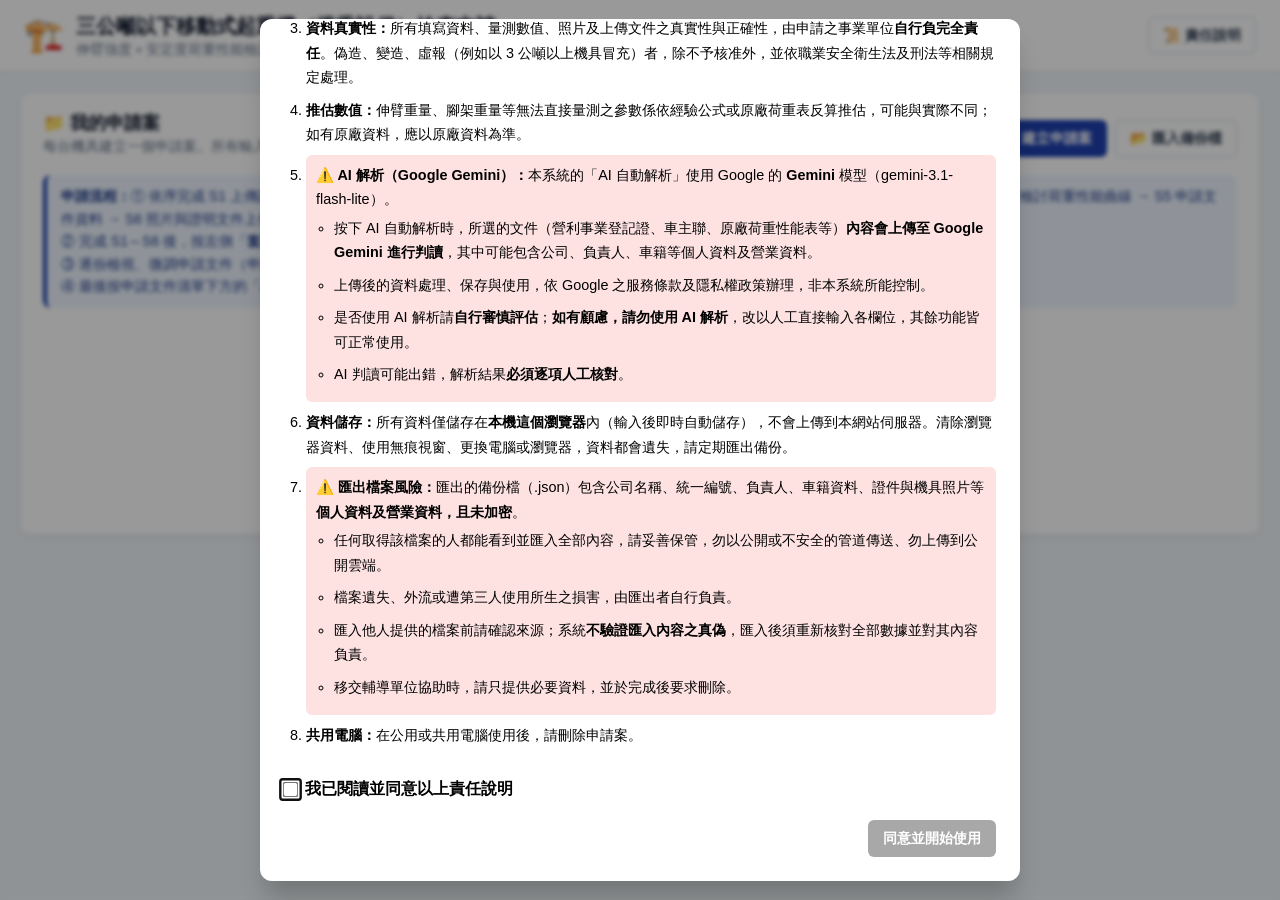
<file: index.html>
<!DOCTYPE html>
<html lang="zh-TW">
<head>
  <meta charset="UTF-8">
  <meta name="viewport" content="width=device-width, initial-scale=1.0">
  <title>三噸以下起重機申請</title>
  <link rel="stylesheet" href="荷重表/style.css?v=20261103j">
  <link rel="stylesheet" href="hub/hub.css?v=20261103j">
</head>
<body>

<header class="app-header no-print">
  <div class="header-container">
    <div class="brand">
      <span class="icon">🏗️</span>
      <div>
        <h1>三公噸以下移動式起重機（搭乘設備）檢查申請</h1>
        <p class="subtitle">伸臂強度＋安定度荷重性能檢討 ‧ 業者自主準備文件工具 <span class="app-ver" id="appVer"></span></p>
      </div>
    </div>
    <div class="actions">
      <span id="saveState" class="save-state"></span>
      <button class="btn btn-outline" id="btnShowTerms">📜 責任說明</button>
    </div>
  </div>
</header>

<main class="main-wrapper" id="app"></main>

<!-- 責任說明 -->
<dialog id="termsModal" class="modal-dialog wide">
  <div class="modal-content">
    <h3>📜 使用前責任說明</h3>
    <div class="modal-body terms">
      <ol>
        <li><b>工具性質：</b>本網頁為協助事業單位準備「三公噸以下移動式起重機＋搭乘設備」檢查申請文件之輔助工具。計算結果僅供申請參考，最終吊升荷重與荷重表以<b>檢查機構審查及現場檢查結果</b>為準。</li>
        <li><b>適用範圍：</b>僅適用新納管之「移動式起重機＋搭乘設備」態樣。本版以伸臂強度計算及安定度計算檢討荷重性能曲線，每一作業半徑之荷重須同時符合伸臂強度（應力比 ≦ 1）與安定度（SF ≧ 1.15），不足者下調，降至 0 者標示不可作業。</li>
        <li><b>資料真實性：</b>所有填寫資料、量測數值、照片及上傳文件之真實性與正確性，由申請之事業單位<b>自行負完全責任</b>。偽造、變造、虛報（例如以 3 公噸以上機具冒充）者，除不予核准外，並依職業安全衛生法及刑法等相關規定處理。</li>
        <li><b>推估數值：</b>伸臂重量、腳架重量等無法直接量測之參數係依經驗公式或原廠荷重表反算推估，可能與實際不同；如有原廠資料，應以原廠資料為準。</li>
        <li class="risk"><b>⚠️ AI 解析（Google Gemini）：</b>本系統的「AI 自動解析」使用 Google 的 <b>Gemini</b> 模型（gemini-3.1-flash-lite）。
          <ul>
            <li>按下 AI 自動解析時，所選的文件（營利事業登記證、車主聯、原廠荷重性能表等）<b>內容會上傳至 Google Gemini 進行判讀</b>，其中可能包含公司、負責人、車籍等個人資料及營業資料。</li>
            <li>上傳後的資料處理、保存與使用，依 Google 之服務條款及隱私權政策辦理，非本系統所能控制。</li>
            <li>是否使用 AI 解析請<b>自行審慎評估</b>；<b>如有顧慮，請勿使用 AI 解析</b>，改以人工直接輸入各欄位，其餘功能皆可正常使用。</li>
            <li>AI 判讀可能出錯，解析結果<b>必須逐項人工核對</b>。</li>
          </ul>
        </li>
        <li><b>資料儲存：</b>所有資料僅儲存在<b>本機這個瀏覽器</b>內（輸入後即時自動儲存），不會上傳到本網站伺服器。清除瀏覽器資料、使用無痕視窗、更換電腦或瀏覽器，資料都會遺失，請定期匯出備份。</li>
        <li class="risk"><b>⚠️ 匯出檔案風險：</b>匯出的備份檔（.json）包含公司名稱、統一編號、負責人、車籍資料、證件與機具照片等<b>個人資料及營業資料，且未加密</b>。
          <ul>
            <li>任何取得該檔案的人都能看到並匯入全部內容，請妥善保管，勿以公開或不安全的管道傳送、勿上傳到公開雲端。</li>
            <li>檔案遺失、外流或遭第三人使用所生之損害，由匯出者自行負責。</li>
            <li>匯入他人提供的檔案前請確認來源；系統<b>不驗證匯入內容之真偽</b>，匯入後須重新核對全部數據並對其內容負責。</li>
            <li>移交輔導單位協助時，請只提供必要資料，並於完成後要求刪除。</li>
          </ul>
        </li>
        <li><b>共用電腦：</b>在公用或共用電腦使用後，請刪除申請案。</li>
      </ol>
      <label class="agree-row"><input type="checkbox" id="chkAgree"> 我已閱讀並同意以上責任說明</label>
    </div>
    <div class="modal-actions">
      <button class="btn btn-outline" id="btnTermsClose">關閉</button>
      <button class="btn btn-primary" id="btnTermsAgree" disabled>同意並開始使用</button>
    </div>
  </div>
</dialog>

<!-- AI 解析使用確認 -->
<dialog id="aiConfirmModal" class="modal-dialog wide">
  <div class="modal-content">
    <h3>🤖 使用 AI 解析前請確認</h3>
    <div class="modal-body terms">
      <div class="callout danger" style="margin-top:0"><b>AI 解析使用 Google 的 Gemini 模型（gemini-3.1-flash-lite）。</b>按下「同意並開始解析」後，下列文件的內容將上傳至 Google Gemini 進行判讀：</div>
      <ul id="aiConfirmFiles"></ul>
      <ul>
        <li>文件中可能包含公司、負責人、車籍等<b>個人資料及營業資料</b>。</li>
        <li>上傳後的資料處理、保存與使用，依 Google 之服務條款及隱私權政策辦理，非本系統所能控制。</li>
        <li>AI 判讀可能出錯，解析結果（黃底欄位）<b>必須逐項人工核對</b>。</li>
        <li><b>如有顧慮，請按「取消」</b>，改以人工直接輸入各欄位，其餘功能皆可正常使用。</li>
      </ul>
      <label class="agree-row"><input type="checkbox" id="chkAiConfirm"> 我已了解上述說明，同意將文件上傳至 Google Gemini 判讀</label>
    </div>
    <div class="modal-actions">
      <button class="btn btn-outline" id="btnAiConfirmCancel">取消</button>
      <button class="btn btn-primary" id="btnAiConfirmGo" disabled>同意並開始解析</button>
    </div>
  </div>
</dialog>

<!-- 照片標註 -->
<dialog id="photoModal" class="modal-dialog photo-dialog">
  <div class="photo-dialog-bar"><b id="photoModalTitle">照片標註</b><span class="hint">標註與數值會自動儲存</span>
    <button class="btn btn-primary" id="btnPhotoDone">完成並關閉</button></div>
  <iframe id="photoFrame" title="照片標註"></iframe>
</dialog>

<!-- 檔案預覽 -->
<dialog id="previewModal" class="modal-dialog photo-dialog">
  <div class="photo-dialog-bar"><b id="previewTitle"></b>
    <button class="btn btn-outline" onclick="document.getElementById('previewModal').close()">關閉</button></div>
  <div id="previewBody" class="preview-body"></div>
</dialog>

<!-- 匯出 -->
<dialog id="exportModal" class="modal-dialog">
  <div class="modal-content">
    <h3>💾 匯出申請案備份</h3>
    <div class="modal-body">
      <div class="callout danger">匯出檔包含公司、負責人、車籍及照片等個資與營業資料，<b>未加密</b>。任何取得檔案者都能讀取與匯入。請妥善保管、勿以公開管道傳送；外流所生損害由匯出者自負（詳見責任說明第 7 點）。</div>
      <label class="agree-row"><input type="checkbox" id="chkExportFiles" checked> 一併匯出上傳的文件與照片（檔案較大）</label>
      <label class="agree-row"><input type="checkbox" id="chkExportRisk"> 我了解匯出檔案的風險</label>
    </div>
    <div class="modal-actions">
      <button class="btn btn-outline" id="btnExportCancel">取消</button>
      <button class="btn btn-primary" id="btnExportGo" disabled>下載備份檔</button>
    </div>
  </div>
</dialog>

<!-- 產出 PDF -->
<dialog id="pdfModal" class="modal-dialog wide">
  <div class="modal-content">
    <h3>📑 產出完整申請資料 PDF</h3>
    <div class="modal-body" id="pdfBody"></div>
    <div class="modal-actions">
      <button class="btn btn-outline" id="btnPdfClose">關閉</button>
      <button class="btn btn-secondary" id="btnPdfOpen" style="display:none">🖨️ 開啟預覽／列印</button>
      <button class="btn btn-secondary" id="btnPdfSave" style="display:none">⬇️ 下載 PDF</button>
      <button class="btn btn-primary" id="btnPdfGo">開始產出</button>
    </div>
  </div>
</dialog>

<input type="file" id="fileImportCase" accept=".json,application/json" hidden>

<script src="hub/store.js?v=20261103j"></script>
<script src="hub/calc.js?v=20261103j"></script>
<script src="hub/ai.js?v=20261103j"></script>
<script src="shared/tw-zip.js?v=20261103j"></script>
<script src="shared/pdf-tools.js?v=20261103j"></script>
<script src="hub/drawings.js?v=20261103j"></script>
<script src="hub/export-pdf.js?v=20261103j"></script>
<script src="荷重性能表資料庫/crane-db.js?v=20261103j"></script>
<script src="伸臂強度/boom-geo.js?v=20261103j"></script>
<script src="伸臂強度/boom-db.js?v=20261103j"></script>
<script src="hub/app.js?v=20261103j"></script>
</body>
</html>
</file>
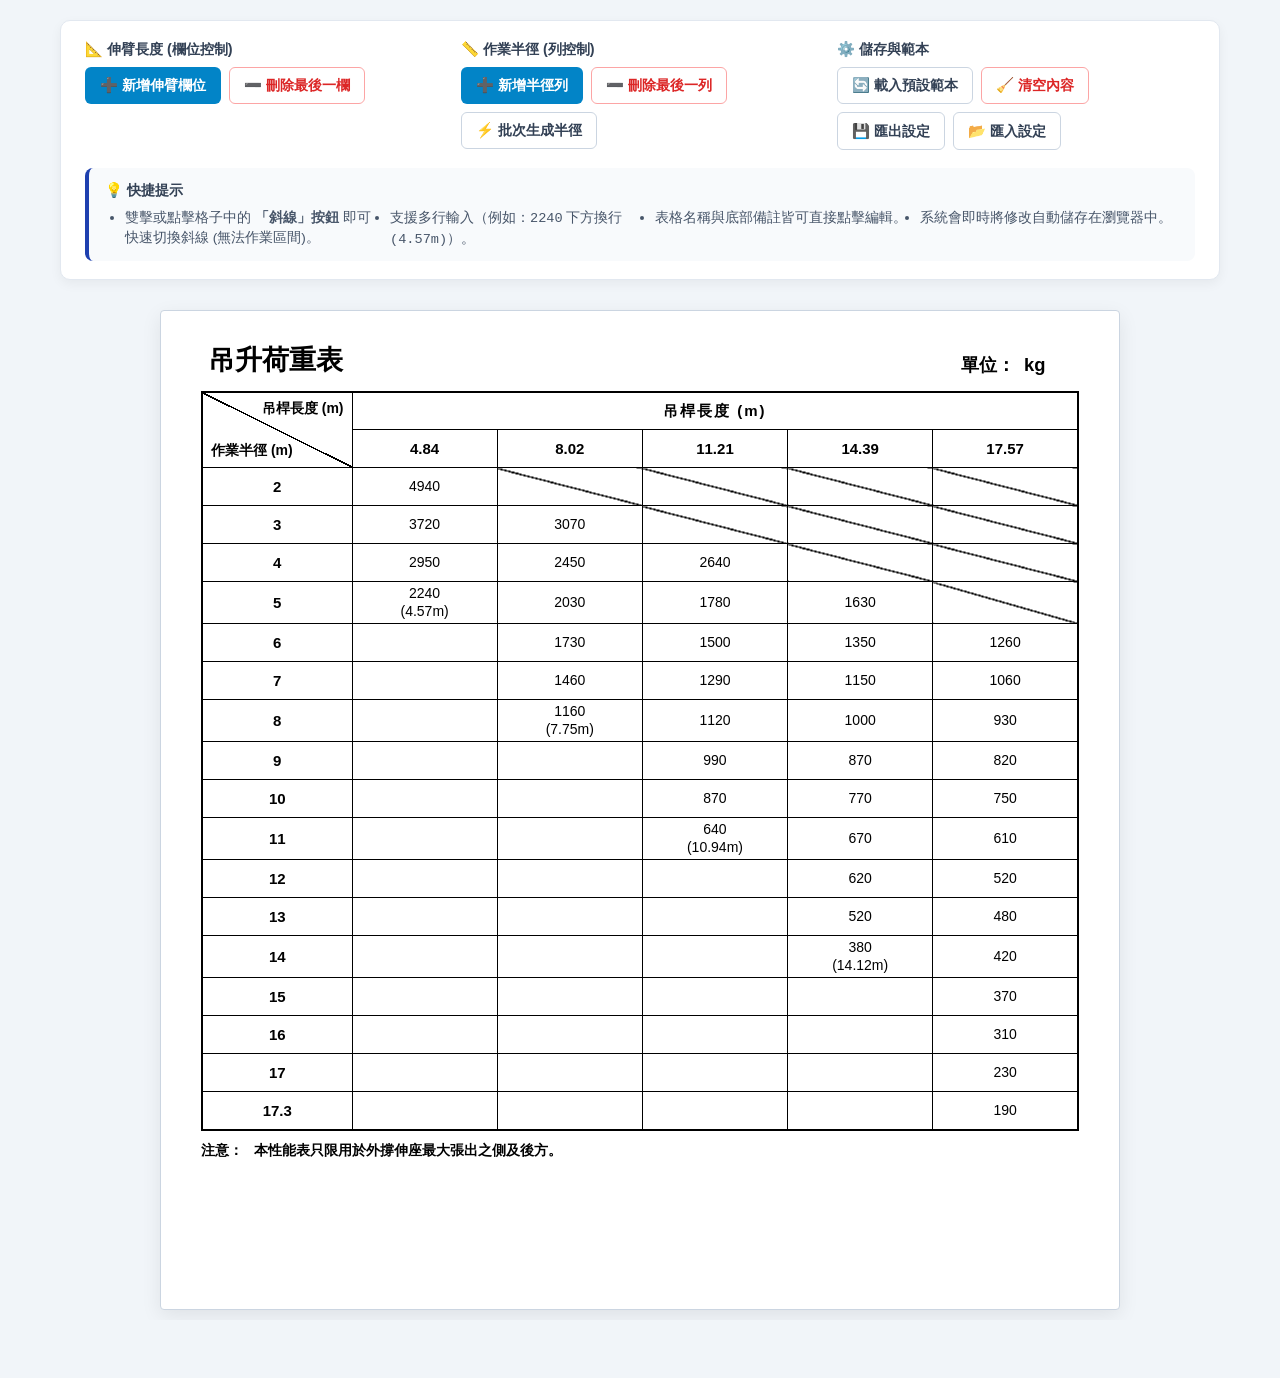
<file: 荷重表/index.html>
<!DOCTYPE html>
<html lang="zh-TW">
<head>
    <script src="../shared/case-bridge.js?v=20261010y"></script>
<meta charset="UTF-8">
  <meta name="viewport" content="width=device-width, initial-scale=1.0">
  <title>起重機吊升荷重表產生器</title>
  <link rel="stylesheet" href="style.css?v=20261103b">
</head>
<body>

  <!-- 頂部操作工具列 (列印時自動隱藏) -->
  <header class="no-print app-header" style="display:none">
    <div class="header-container">
      <div class="brand">
        <span class="icon">🏗️</span>
        <div>
          <h1>起重機吊升荷重表編輯器</h1>
          <p class="subtitle">可自訂伸臂長度、作業半徑與數據，支援快速編輯與 A4 高清列印</p>
        </div>
      </div>
      <div class="actions">
        <button id="btnPrint" class="btn btn-primary">
          <span class="btn-icon">🖨️</span> 列印 / 另存 PDF
        </button>
      </div>
    </div>
  </header>

  <main class="main-wrapper">
    <!-- 控制面板 (列印時自動隱藏) -->
    <section class="control-panel no-print">
      <div class="control-group">
        <label class="group-title">📐 伸臂長度 (欄位控制)</label>
        <div class="btn-row">
          <button id="btnAddCol" class="btn btn-secondary" title="在右側新增一欄伸臂">
            ➕ 新增伸臂欄位
          </button>
          <button id="btnRemoveCol" class="btn btn-danger-outline" title="刪除最右側一欄">
            ➖ 刪除最後一欄
          </button>
        </div>
      </div>

      <div class="control-group">
        <label class="group-title">📏 作業半徑 (列控制)</label>
        <div class="btn-row">
          <button id="btnAddRow" class="btn btn-secondary" title="在下方新增一列半徑">
            ➕ 新增半徑列
          </button>
          <button id="btnRemoveRow" class="btn btn-danger-outline" title="刪除最下方一列">
            ➖ 刪除最後一列
          </button>
          <button id="btnBatchRadius" class="btn btn-outline" title="批次設定半徑範圍">
            ⚡ 批次生成半徑
          </button>
        </div>
      </div>

      <div class="control-group">
        <label class="group-title">⚙️ 儲存與範本</label>
        <div class="btn-row">
          <button id="btnLoadPreset" class="btn btn-outline" title="載入標準數據範本">
            🔄 載入預設範本
          </button>
          <button id="btnClearData" class="btn btn-danger-outline" title="清空所有荷重格內容">
            🧹 清空內容
          </button>
          <button id="btnExportJson" class="btn btn-outline" title="下載 JSON 備份檔">
            💾 匯出設定
          </button>
          <label class="btn btn-outline file-btn" title="上傳 JSON 檔恢復數據">
            📂 匯入設定
            <input type="file" id="fileImportJson" accept=".json" style="display:none;">
          </label>
        </div>
      </div>

      <div class="control-group quick-tips">
        <label class="group-title">💡 快捷提示</label>
        <ul class="tips-list">
          <li>雙擊或點擊格子中的 <b>「斜線」按鈕</b> 即可快速切換斜線 (無法作業區間)。</li>
          <li>支援多行輸入（例如：<code>2240</code> 下方換行 <code>(4.57m)</code>）。</li>
          <li>表格名稱與底部備註皆可直接點擊編輯。</li>
          <li>系統會即時將修改自動儲存在瀏覽器中。</li>
        </ul>
      </div>
    </section>

    <!-- 荷重表主體 (A4 列印區域) -->
    <div class="paper-container">
      <div id="printArea" class="printable-sheet">
        
        <!-- 表格頂部標題區 -->
        <div class="sheet-header">
          <div class="model-title-box">
            <input type="text" id="inputDocTitle" class="editable-title table-title-input" value="吊升荷重表" placeholder="表格名稱">
          </div>
          <div class="unit-box">
            <label>單位：</label>
            <input type="text" id="inputUnit" class="editable-unit" value="kg" placeholder="kg">
          </div>
        </div>

        <!-- 荷重表核心表格 -->
        <div class="table-responsive">
          <table id="loadTable" class="load-table">
            <thead>
              <!-- 第一列：左上角表頭 + 伸臂長度標題 -->
              <tr class="header-row-top">
                <th id="cornerHeader" rowspan="2" class="corner-header-cell">
                  <div class="diagonal-split">
                    <span class="top-text">吊桿長度 (m)</span>
                    <div class="split-line"></div>
                    <span class="bottom-text">作業半徑 (m)</span>
                  </div>
                </th>
                <th id="boomHeaderSuper" class="boom-super-header" colspan="5">
                  吊桿長度 (m)
                </th>
              </tr>
              <!-- 第二列：各伸臂長度數值 -->
              <tr id="boomLengthsRow" class="boom-values-row">
                <!-- 動態生成的伸臂長度欄位 -->
              </tr>
            </thead>
            <tbody id="tableBody">
              <!-- 動態生成的各作業半徑列與荷重數據 -->
            </tbody>
            <tfoot>
              <!-- 底部鋼索掛數列 -->
              <tr id="ropeRow" class="rope-row">
                <th class="rope-title-cell">
                  <input type="text" class="cell-input text-bold" value="鋼索掛數">
                </th>
                <!-- 動態生成的鋼索掛數欄位 -->
              </tr>
            </tfoot>
          </table>
        </div>

        <!-- 表格底部注意事項 -->
        <div class="sheet-footer">
          <div class="notes-container">
            <span class="note-label">注意：</span>
            <input type="text" id="inputNotes" class="editable-notes" value="本性能表只限用於外撐伸座最大張出之側及後方。">
            <span id="notesPrint" class="notes-print"></span>
          </div>
        </div>

      </div>
    </div>
  </main>

  <!-- 批次生成半徑對話框 Modal -->
  <dialog id="batchModal" class="modal-dialog">
    <div class="modal-content">
      <h3>⚡ 批次設定作業半徑</h3>
      <div class="modal-body">
        <div class="form-row">
          <label>起始半徑 (m)：</label>
          <input type="number" id="modalRadiusStart" value="2" step="0.5" min="0">
        </div>
        <div class="form-row">
          <label>結束半徑 (m)：</label>
          <input type="number" id="modalRadiusEnd" value="17" step="0.5" min="0">
        </div>
        <div class="form-row">
          <label>遞增間距 (m)：</label>
          <input type="number" id="modalRadiusStep" value="1" step="0.1" min="0.1">
        </div>
        <div class="form-row">
          <label>額外包含特殊半徑 (以逗號分隔)：</label>
          <input type="text" id="modalRadiusExtra" value="17.3" placeholder="例如: 17.3, 18.5">
        </div>
      </div>
      <div class="modal-actions">
        <button id="btnCancelBatch" class="btn btn-outline">取消</button>
        <button id="btnConfirmBatch" class="btn btn-primary">確認生成</button>
      </div>
    </div>
  </dialog>

  <script src="app.js?v=20261103a"></script>
</body>
</html>
</file>
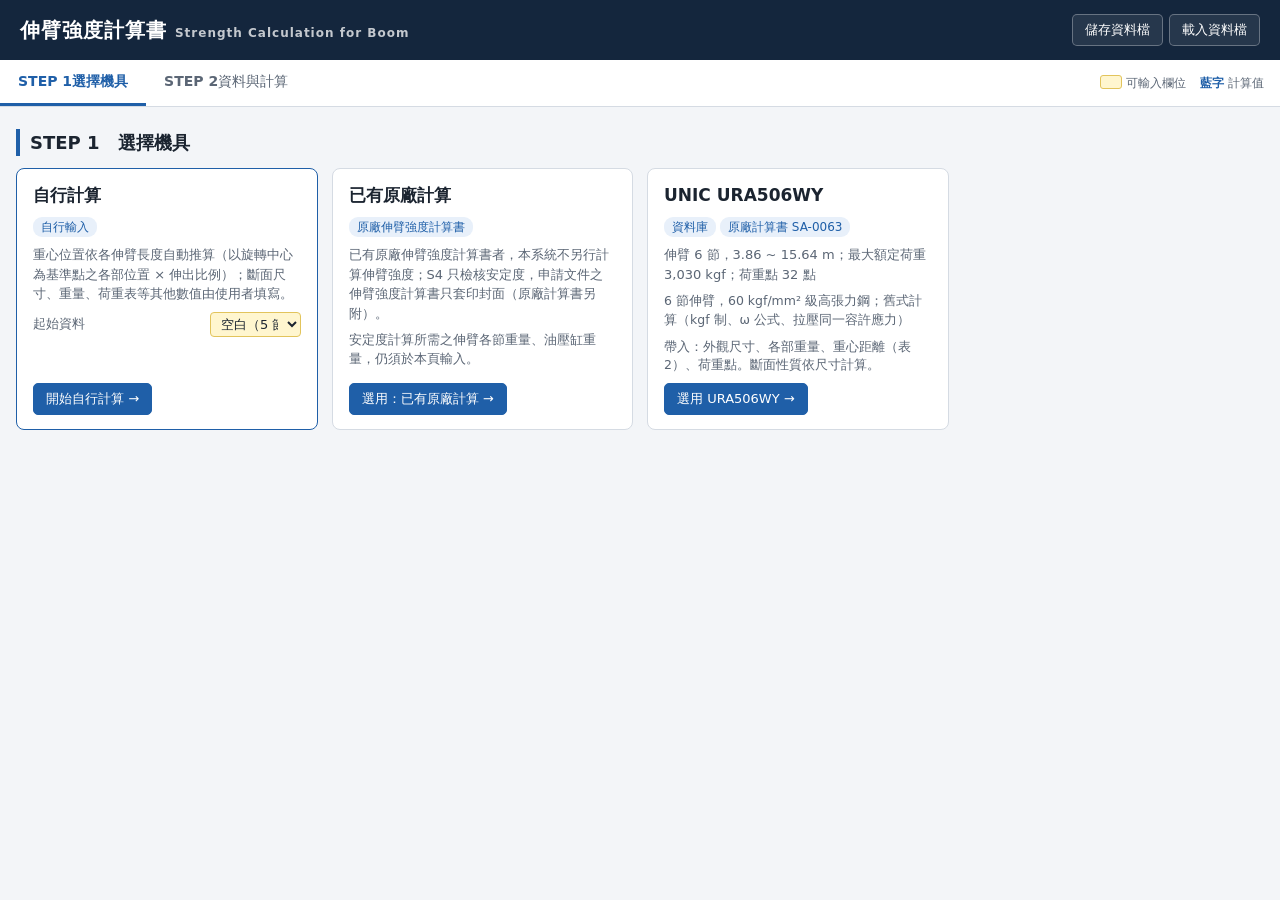
<file: 伸臂強度/伸臂強度計算書.html>
<!doctype html>
<html lang="zh-Hant">
<head>
<meta charset="utf-8">
<meta name="viewport" content="width=device-width, initial-scale=1">
<title>伸臂強度計算書</title>
<script src="../shared/case-bridge.js?v=20261010y"></script>
<script src="boom-geo.js?v=20261011f"></script>
<script src="boom-db.js?v=20261102b"></script>
<style>
:root{
  --ink:#1b2430; --muted:#5b6675; --line:#d5dbe3; --line2:#e8ecf1; --bg:#f3f5f8; --card:#fff;
  --accent:#1f5fa8; --accent-bg:#e8f0fa; --ok:#1d7a46; --ok-bg:#e6f4ec; --ng:#c0392b; --ng-bg:#fbeaea;
  --steel:#34404f; --in-bg:#fff6cf; --in-bd:#e2c45c; --dbl:#7a8aa0; --cl:#c0392b; --dim:#1f5fa8;
}
*{box-sizing:border-box}
html,body{margin:0}
body{background:var(--bg);color:var(--ink);font:14px/1.5 "Microsoft JhengHei","PingFang TC","Noto Sans TC",system-ui,sans-serif}
input[type=number],td.n{font-variant-numeric:tabular-nums}
#app>header{background:#14263d;color:#fff;padding:14px 20px;display:flex;flex-wrap:wrap;gap:12px;align-items:center;justify-content:space-between}
#app>header h1{margin:0;font-size:20px;letter-spacing:.05em}
.sub{font-size:12px;opacity:.75}
.btns{display:flex;flex-wrap:wrap;gap:6px}
button{font:inherit;font-size:13px;padding:5px 12px;border:1px solid var(--line);background:#fff;color:var(--ink);border-radius:5px;cursor:pointer}
button:hover{border-color:var(--accent);color:var(--accent)}
button:disabled{opacity:.45;cursor:default}
#app>header button{background:rgba(255,255,255,.08);color:#fff;border-color:rgba(255,255,255,.3)}
#app>header button:hover{background:rgba(255,255,255,.18);border-color:#fff}
button.pri{background:var(--accent);color:#fff;border-color:var(--accent)}
button.pri:hover{color:#fff;opacity:.9}
button.sm{padding:1px 8px;font-size:12px}
button.del{color:var(--ng)}
nav{position:sticky;top:0;z-index:5;background:#fff;border-bottom:1px solid var(--line);display:flex;overflow-x:auto}
nav a{padding:11px 18px;color:var(--muted);text-decoration:none;white-space:nowrap;border-bottom:3px solid transparent;cursor:pointer}
nav a.on{color:var(--accent);border-bottom-color:var(--accent);font-weight:600}
main{max-width:1500px;margin:0 auto;padding:18px 16px 60px}
.panel{display:block;scroll-margin-top:52px;margin-bottom:26px}
#step1,#step2{display:none}
body.s1 #step1,body.s2 #step2{display:block}
body.s1 .s2only{display:none!important}
.steps{display:flex;align-items:center;gap:0}
.steps a.st{font-weight:600}
.steps a.st b{display:inline-block;background:var(--line);color:var(--muted);border-radius:10px;padding:0 8px;margin-right:6px;font-size:12px}
.steps a.st.on b{background:var(--accent);color:#fff}
nav a.sub2{font-size:13px;padding:11px 10px}
.pick{display:grid;grid-template-columns:repeat(auto-fill,minmax(300px,1fr));gap:14px}
.pick .card{display:flex;flex-direction:column;gap:8px;margin:0}
.pick .card h3{margin:0;font-size:17px}
.pick .card .tag{display:inline-block;font-size:12px;padding:1px 8px;border-radius:9px;background:var(--accent-bg);color:var(--accent);margin-right:4px}
.pick .card .spec{font-size:13px;color:var(--muted)}
.pick .card button.pri{align-self:flex-start;margin-top:auto}
.src-banner{display:flex;flex-wrap:wrap;gap:10px;align-items:center;background:var(--accent-bg);border:1px solid #c5d8ef;border-radius:8px;padding:10px 14px;margin-bottom:16px}
.src-banner b{color:var(--accent)}
.lockmark{font-size:12px;color:var(--muted);font-weight:400;margin-left:8px}
h2{font-size:18px;margin:4px 0 12px;padding-left:10px;border-left:4px solid var(--accent)}
h3{font-size:15px;margin:18px 0 8px}
.card{background:var(--card);border:1px solid var(--line);border-radius:8px;padding:14px 16px;margin-bottom:14px}
.note{color:var(--muted);font-size:12.5px}
.grid{display:grid;grid-template-columns:repeat(auto-fill,minmax(260px,1fr));gap:8px 18px}
.f{display:flex;align-items:center;gap:8px}
.f label{flex:1;min-width:7em;color:var(--muted);font-size:13px}
.f .u{width:64px;color:var(--muted);font-size:12px}
/* 下拉選單文字較長：該欄獨佔一列，選單不超出欄位 */
.grid>.f:has(>select){grid-column:1/-1}
.f:has(>select) label{flex:0 0 auto;width:13em}
.f select{min-width:0;max-width:100%}
input[type=number],input[type=text],select{font:inherit;font-size:13px;padding:3px 6px;border:1px solid var(--in-bd);border-radius:4px;background:var(--in-bg);color:var(--ink)}
input[type=number]:hover,input[type=text]:hover,select:hover{border-color:#c9a227}
input[type=number]{width:92px;text-align:right}
input:focus,select:focus{outline:2px solid var(--accent-bg);border-color:var(--accent)}
input:disabled{background:var(--line2);color:var(--muted)}
.calc{color:var(--accent);font-weight:600}
table{border-collapse:collapse}
.tbl{width:100%;overflow-x:auto}
th,td{border:1px solid var(--line);padding:3px 7px;font-size:13px}
th{background:#eef2f7;font-weight:600;white-space:nowrap}
td.n{text-align:right;white-space:nowrap}
td input[type=number]{width:78px}
td input[type=text]{width:100%;min-width:150px}
.legend{margin-left:auto;display:flex;gap:14px;align-items:center;padding:0 16px;font-size:12px;color:var(--muted);white-space:nowrap}
.legend i{display:inline-block;width:22px;height:14px;border-radius:3px;vertical-align:-2px;margin-right:4px}
td.na{background:repeating-linear-gradient(135deg,#fff 0 7px,#e3e7ec 7px 8px)}
td.ng{background:var(--ng-bg);color:var(--ng);font-weight:700}
td.grp{background:#f7f9fb;font-weight:600;text-align:center}
td.ro{color:var(--accent)}
.badge{display:inline-block;padding:1px 9px;border-radius:10px;font-size:12px;font-weight:700}
.badge.ok{background:var(--ok-bg);color:var(--ok)}
.badge.ng{background:var(--ng-bg);color:var(--ng)}
.seg{display:inline-flex;border:1px solid var(--line);border-radius:7px;overflow:hidden}
.seg button{border:none;border-radius:0;padding:7px 16px}
.seg button.on{background:var(--accent);color:#fff}
.shapes{display:flex;gap:10px;flex-wrap:wrap}
.shape-btn{display:flex;align-items:center;gap:8px;padding:6px 14px;border:2px solid var(--line);border-radius:8px;background:#fff;cursor:pointer}
.shape-btn.on{border-color:var(--accent);background:var(--accent-bg);color:var(--accent);font-weight:700}
.secs{display:grid;grid-template-columns:repeat(auto-fill,minmax(min(640px,100%),1fr));gap:14px}
.sec{display:grid;grid-template-columns:minmax(260px,1.15fr) 1fr;gap:12px;background:#fff;border:1px solid var(--line);border-radius:8px;padding:12px}
.sec .draw{border:1px solid var(--line2);border-radius:6px;background:#fff}
.sec .draw svg{display:block;width:100%;height:auto}
.sec h4{margin:0 0 6px;font-size:15px}
.sec .inp .f{margin-bottom:3px}
.sec .inp input[type=number]{width:76px}
.props{margin-top:8px;width:100%}
.props td{font-size:12px;padding:2px 6px}
.err{color:var(--ng);font-weight:600;font-size:12.5px}
.warn{color:#9a6200;font-size:12.5px}
.stage{margin-bottom:16px}
.stage-h{display:flex;flex-wrap:wrap;gap:12px;align-items:baseline;margin-bottom:6px}
.stage-h b{font-size:15px}
.flex{display:flex;gap:14px;flex-wrap:wrap;align-items:flex-start}
.verdict{display:flex;flex-wrap:wrap;align-items:center;gap:14px;padding:12px 16px;border-radius:8px;margin-bottom:14px;font-size:16px;font-weight:700}
.verdict.ok{background:var(--ok-bg);color:var(--ok);border:1px solid #b9dfc8}
.verdict.ng{background:var(--ng-bg);color:var(--ng);border:1px solid #efc1bc}
.bar{height:14px;background:var(--line2);border-radius:3px;position:relative;min-width:120px}
.bar i{position:absolute;left:0;top:0;bottom:0;border-radius:3px;background:var(--accent)}
.bar i.ng{background:var(--ng)}
.formula{font-family:"Cambria Math","Times New Roman","Microsoft JhengHei",serif;font-size:14.5px;line-height:1.9}
.formula .eq{padding:2px 0 2px 16px}
.formula .r{color:var(--accent);font-weight:700}
.formula h4{font-family:"Microsoft JhengHei",sans-serif;margin:14px 0 4px;font-size:14px;border-bottom:1px solid var(--line);padding-bottom:3px}
.formula table{font-family:"Microsoft JhengHei",sans-serif}
.geo-svg svg{display:block;width:100%;height:auto;max-height:200px}
.lc-wrap{display:grid;grid-template-columns:minmax(0,auto) minmax(380px,1fr);gap:14px;align-items:start}
@media (max-width:1100px){.lc-wrap{grid-template-columns:1fr}}
.lc-side{position:sticky;top:58px}
.lc{border-collapse:collapse;width:100%;color:#000}
.lc th,.lc td{border:1px solid #222;text-align:center;padding:4px 6px;font-size:13px;line-height:1.25;background:#fff}
.lc thead th{background:#fff;font-weight:700}
.lc td.r{font-weight:700}
.lc td.x{background:#fff url("data:image/svg+xml,%3Csvg xmlns='http://www.w3.org/2000/svg' viewBox='0 0 100 100' preserveAspectRatio='none'%3E%3Cline x1='0' y1='0' x2='100' y2='100' stroke='%23333' stroke-width='1.4' vector-effect='non-scaling-stroke'/%3E%3C/svg%3E") center/100% 100% no-repeat}
.lc td small{display:block;font-size:11px;font-weight:400}
.lc .corner{background:#fff url("data:image/svg+xml,%3Csvg xmlns='http://www.w3.org/2000/svg' viewBox='0 0 100 100' preserveAspectRatio='none'%3E%3Cline x1='0' y1='0' x2='100' y2='100' stroke='%23333' stroke-width='1.4' vector-effect='non-scaling-stroke'/%3E%3C/svg%3E") center/100% 100% no-repeat;position:relative;min-width:110px;height:58px;padding:0}
.lc .corner span{position:absolute;font-size:12px;font-weight:600}
.lc .corner .a{right:6px;top:4px}.lc .corner .b{left:6px;bottom:4px}
.lc-title{display:flex;justify-content:space-between;align-items:baseline;margin-bottom:6px}
.lc-title b{font-size:20px;letter-spacing:.05em}
@media (max-width:700px){.sec{grid-template-columns:1fr}.flex>.card{min-width:0!important}}

/* ---------- 列印版（A4） ---------- */
/* 申請案模式：主控台 S3 內嵌（embed）／申請文件檢視（doc） */
body.embed #btnPreview,body.embed #btnPrint{display:none!important}
body.doc #pvClose{display:none!important}
.doc-empty{background:#fff;max-width:640px;margin:40px auto;padding:24px;border-radius:8px;font-size:15px;line-height:1.7}
#print{display:none}
body.preview #app{display:none}
body.preview #print{display:block;padding:56px 0 40px;background:#8a929c}
#pvbar{display:none}
body.preview #pvbar{display:flex;position:fixed;top:0;left:0;right:0;z-index:9;background:#14263d;color:#fff;padding:9px 18px;gap:10px;align-items:center}
.sheet{background:#fff;color:#000;width:210mm;margin:0 auto 14px;padding:12mm 12mm 14mm;box-shadow:0 2px 10px rgba(0,0,0,.35);font:10pt/1.5 "Microsoft JhengHei","PingFang TC",sans-serif}
.sheet.land{width:297mm}
.sheet .ph{display:flex;justify-content:space-between;border-bottom:1.5px solid #000;padding-bottom:2mm;margin-bottom:4mm;font-size:8.5pt}
.sheet h1{font-size:15pt;text-align:center;margin:2mm 0 4mm}
.sheet h2{font-size:12pt;border-left:none;padding-left:0;margin:4mm 0 2mm;border-bottom:1px solid #000}
.sheet h3{font-size:10.5pt;margin:4mm 0 1.5mm}
.sheet table{width:100%;margin-bottom:3mm}
.sheet th,.sheet td{border:.6pt solid #444;padding:.6mm 1.4mm;font-size:8.5pt;color:#000}
.sheet th{background:#e9edf2}
.sheet td.na{background:#e2e2e2}
.sheet .lc td.stab{background:#d9d9d9;font-style:italic;-webkit-print-color-adjust:exact;print-color-adjust:exact}
.sheet .lc td.dead{color:#b91c1c;font-weight:700}
.sheet .lc td.x{background:#fff url("data:image/svg+xml,%3Csvg xmlns='http://www.w3.org/2000/svg' viewBox='0 0 100 100' preserveAspectRatio='none'%3E%3Cline x1='0' y1='0' x2='100' y2='100' stroke='%23333' stroke-width='1.4' vector-effect='non-scaling-stroke'/%3E%3C/svg%3E") center/100% 100% no-repeat}
.sheet.land th,.sheet.land td{font-size:7.6pt;padding:.25mm 1mm;line-height:1.25}
.sheet td.ng{background:#f6d5d1;color:#000}
.sheet .kv{display:grid;grid-template-columns:52mm 1fr;gap:.5mm 4mm;margin-left:4mm}
.sheet .formula{font-size:10pt;line-height:1.75}
.sheet .formula .r{color:#000}
.sheet .formula .eq{padding-left:5mm}
.sheet .sec-row{display:flex;gap:5mm;align-items:flex-start;break-inside:avoid;border-bottom:.5pt dashed #999;padding:2mm 0}
.sheet .sec-row table{width:auto}
.sheet .blk{break-inside:avoid}
.sheet .cover{border:1.5pt solid #000;border-radius:4mm;padding:30mm 10mm;text-align:center;margin:20mm 0}
.sheet .cover .t1{font-size:22pt;font-weight:700;letter-spacing:.2em}
.sheet .cover .t2{font-size:13pt;margin-top:8mm}
.sheet .badge{border:.6pt solid #000;background:#fff!important;color:#000!important}
@media print{
  body{background:#fff}
  #app,#pvbar{display:none!important}
  #print{display:block!important;padding:0!important;background:#fff!important}
  .sheet{width:auto!important;margin:0!important;padding:0!important;box-shadow:none!important;break-after:page}
  .sheet:last-child{break-after:auto}
  .sheet.land{page:land}
  .sheet thead{display:table-header-group}
  .sheet tr{break-inside:avoid}
  *{-webkit-print-color-adjust:exact;print-color-adjust:exact}
}
</style>
<style id="pageStyle"></style>
</head>
<body>
<div id="app">
<header>
  <div>
    <h1>伸臂強度計算書 <span class="sub">Strength Calculation for Boom</span></h1>
    <div class="sub" id="hdrInfo"></div>
  </div>
  <div class="btns">
    <button id="btnSave" title="將所有輸入資料存成 JSON 檔">儲存資料檔</button>
    <button id="btnLoad" title="載入先前儲存的 JSON 檔">載入資料檔</button>
    <button id="btnPreview" class="s2only">A4 列印預覽</button>
    <button id="btnPrint" class="s2only">列印 A4</button>
    <input type="file" id="fileIn" accept=".json,application/json" hidden>
  </div>
</header>
<nav id="nav">
  <a class="st" data-step="1"><b>STEP 1</b>選擇機具</a>
  <a class="st" data-step="2"><b>STEP 2</b>資料與計算</a>
  <span class="s2only" style="display:flex">
  <a class="sub2" data-p="p1">設計條件</a>
  <a class="sub2" data-p="p2">荷重性能表</a>
  <a class="sub2" data-p="p3">伸臂斷面</a>
  <a class="sub2" data-p="p4">重量與重心</a>
  <a class="sub2" data-p="p5">計算結果</a>
  <a class="sub2" data-p="p6">計算明細</a></span>
  <span class="legend"><span><i style="background:var(--in-bg);border:1px solid var(--in-bd)"></i>可輸入欄位</span><span><b class="calc">藍字</b> 計算值</span></span>
</nav>
<main>
  <div id="step1"></div>
  <div id="step2">
  <div id="srcBanner"></div>
  <section class="panel" id="p1"></section>
  <section class="panel" id="p2"></section>
  <section class="panel" id="p3"></section>
  <section class="panel" id="p4"></section>
  <section class="panel" id="p5"></section>
  <section class="panel" id="p6"></section>
  </div>
</main>
</div>
<div id="pvbar"><b>A4 列印預覽</b><span class="sub">直式 A4，表 3～7 為橫式；實際分頁以瀏覽器列印為準</span><span style="flex:1"></span>
  <label class="sub" style="opacity:1"><input type="checkbox" id="pvDetail" checked> 附各斷面最不利性能計算明細</label>
  <button class="pri" id="pvPrint">列印</button><button id="pvClose" style="background:transparent;color:#fff">關閉預覽</button></div>
<div id="print"></div>

<script>
/* =========================================================
   伸臂強度計算書 — 依「移動式起重機構造規格」及 JIS B 8821 之計算方法
   單位：長度 cm、力 kgf、應力 kgf/cm²（荷重性能表之伸臂長、作業半徑為 m）
   重心位置兩種來源：
     STEP 1 選擇機具：資料庫機具（oem：原廠表 2 之 L、ℓ0、ℓi，鎖定）或自行計算
     （est：各部位置以伸臂最底端旋轉中心為基準點，依伸出比例推算，ℓ = x − x斷面）
     STEP 2 單頁顯示全部輸入與計算結果
   ========================================================= */
const LET = 'ABCDEFGHIJKLMNOPQRSTUVWXYZ';
const secName = k => LET[k] + '-' + LET[k];
const boomName = k => `伸臂(${k + 1})`;
const RAD = Math.PI / 180;
const STORE_KEY = 'boomStrengthCalc.v1';

const { MACHINES, dataURA506WY, dataBlank, SELF_DESIGN } = window.BoomLib;   // 機具資料庫：boom-db.js
/* 資料庫機具：原廠外觀尺寸、重量、重心距離、荷重點為鎖定欄位 */
const LOCK_KEYS = ['shape', 'booms', 'items', 'stages'];
const isDb = () => !!MACHINES[S.src];
const CASE_CHART = () => !!window.CASE_ID && S.src === 'self';   // 荷重性能表跟隨主控台 S1-3
const CHART_RO = () => isDb() || CASE_CHART();
const locked = path => (isDb() && (/^(booms|items|stages)\./.test(path) || path === 'project.model'))
  || (CASE_CHART() && /^stages\.\d+\.(len|rows)/.test(path))
  || (/^booms\.\d+\.sec\./.test(path) && NOCHART());   // 無荷重表：斷面於主控台 S1-3 輸入

function baseState() {
  const m = dataURA506WY();
  return {
    src: null, step: 1, geoMode: 'oem',
    project: { title: '', model: '', no: '', author: '', date: new Date().toISOString().slice(0, 10) },
    design: m.design, chart: { title: '吊升荷重表', radii: '' },
    shape: m.shape, booms: m.booms, items: m.items, stages: m.stages, est: m.est,
    ui: { det: { s: 0, r: 0, k: 0 } }
  };
}
function fillGeo(st) {   // 補齊表 2 結構（空白範本用）
  st.stages.forEach(s => { if (!s.geo || s.geo.length !== st.booms.length) s.geo = st.booms.map(() => ({ L: null, l0: null, li: st.items.map(() => null) })); });
}
function newState(m, src, geoMode, model) {
  const keep = S ? S.project : {}, b = baseState();
  const s = Object.assign(b, m, { src, step: 2, geoMode });
  s.project = { ...b.project, ...m.project, author: (keep && keep.author) || '', date: (keep && keep.date) || b.project.date };
  if (model != null) s.project.model = model;
  s.chart = { title: '吊升荷重表', radii: '' };
  fillGeo(s);
  return s;
}
/* STEP 1 → 資料庫機具：外觀尺寸、重量、重心距離、荷重點全部帶入原廠資料 */
function pickMachine(id) { S = newState(MACHINES[id].data(), id, 'oem'); }
/* STEP 1 → 自行計算：重心依伸臂長度推算（實測估算模式），其他數值使用者填寫；可選範本 */
function startSelf(tpl) {
  const m = MACHINES[tpl] ? MACHINES[tpl].data() : dataBlank();
  S = newState(m, 'self', 'est', MACHINES[tpl] ? m.project.model + '（自行計算）' : '');
  Object.assign(S.design, SELF_DESIGN);
}
/* 斷面位置預設值：A-A 距旋轉中心 100 cm；第 k 節斷面位於前一節頭端內側，扣除擋板：
   x斷面(k) = X(k−1) − (n − k) × 擋板 10 cm（例 5 節、X = 250/500/750/1000/1250 → 100/210/470/730/990） */
const STOP_PLATE = 10;
function xsecDefault(X, k, n) { return k ? X[k - 1] - (n - k) * STOP_PLATE : 100; }
/* 舊版預設值（x斷面 = 前一節頭端，未扣擋板）改為新預設值；使用者自行輸入之其他值保留 */
function fixOldXsec(E) {
  if (!E || !Array.isArray(E.X) || !Array.isArray(E.Xsec)) return;
  const n = E.Xsec.length;
  for (let k = 1; k < n; k++) if (Number.isFinite(E.X[k - 1]) && E.Xsec[k] === E.X[k - 1]) E.Xsec[k] = xsecDefault(E.X, k, n);
}
/* 頂端滑輪銷位置 Xpin（全伸，自旋轉中心起算）＝ 最大伸臂長度（最末節伸臂頭端 X）；不另行輸入 */
function xpinOf(E) { return E && Array.isArray(E.X) && E.X.length ? Number(E.X[E.X.length - 1]) : NaN; }
function fixXpin(E) { if (E) { delete E.XpinOv; E.Xpin = xpinOf(E); } }
function migrate(o) {
  const b = baseState();
  const S2 = Object.assign(b, o);
  S2.design = Object.assign(baseState().design, o.design || {});
  if (!(o.design && o.design.weldEff > 0)) S2.design.weldEff = o.src === 'self' ? SELF_DESIGN.weldEff : 1;
  if (o.src === 'self' && !(o.design && o.design.rOff > 0)) S2.design.rOff = SELF_DESIGN.rOff;   // 偏移預設 20 cm
  if (o.src === 'self' && o.design && o.design.sigY === 4580) S2.design.sigY = SELF_DESIGN.sigY;   // 舊預設降伏應力 4580 → 4600
  S2.project = Object.assign(baseState().project, o.project || {});
  if (!S2.chart) S2.chart = { title: '吊升荷重表', radii: '' };
  if (o.src === undefined) { S2.src = null; S2.step = 1; }   // 舊版資料：回到 STEP 1
  if (MACHINES[S2.src]) {   // 資料庫機具：鎖定欄位一律以資料庫為準
    const m = MACHINES[S2.src].data();
    LOCK_KEYS.forEach(k => S2[k] = m[k]); S2.est = m.est; S2.geoMode = 'oem'; S2.project.model = m.project.model;
    if (m.design && m.design.rOff != null) S2.design.rOff = m.design.rOff;   // 伸臂腳銷偏移 a 為機具固有尺寸，以資料庫為準
  } else if (S2.src === 'self') { S2.geoMode = 'est'; if (S2.est && Array.isArray(S2.est.Xsec) && !(S2.est.Xsec[0] > 0)) S2.est.Xsec[0] = 100; fixOldXsec(S2.est); fixXpin(S2.est); }   // 此處 isNum 尚未定義，勿使用
  S2.booms.forEach(bm => { if (bm.sec.fold === undefined) bm.sec.fold = bm.sec.dtL > 0 || bm.sec.dbL > 0; });
  fillGeo(S2);
  S2.ui = { det: (o.ui && o.ui.det) || { s: 0, r: 0, k: 0 } };
  return S2;
}

let S = null;
try { const raw = JSON.parse(localStorage.getItem(STORE_KEY)); if (raw && raw.booms) S = migrate(raw); } catch (e) { S = null; console.error('伸臂強度資料讀取失敗', e); }
if (!S) S = baseState();
function save() { try { localStorage.setItem(STORE_KEY, JSON.stringify(S)); } catch (e) {} }

/* ---------------- 工具 ---------------- */
const $ = (s, r = document) => r.querySelector(s);
const esc = s => String(s ?? '').replace(/[&<>"]/g, c => ({ '&': '&amp;', '<': '&lt;', '>': '&gt;', '"': '&quot;' }[c]));
const isNum = v => v !== null && v !== '' && v !== undefined && isFinite(v);
function f(x, d = 2) { if (!isNum(x)) return '—'; return Number(x).toLocaleString('en-US', { minimumFractionDigits: d, maximumFractionDigits: d }); }
function rv(x) {
  if (!isNum(x)) return x;
  const m = S.design.round;
  if (m === 'ceil') return x === 0 ? 0 : Math.sign(x) * Math.ceil(Math.abs(x) - 1e-9);
  if (m === 'round') return Math.round(x);
  return Math.round(x * 10) / 10;
}
const fs = x => !isNum(x) ? '' : (S.design.round === 'dec1' ? f(x, 1) : f(x, 0));
function getPath(p) { return p.split('.').reduce((o, k) => o == null ? o : o[k], S); }
function setPath(p, v) {
  const ks = p.split('.'); let o = S;
  for (let i = 0; i < ks.length - 1; i++) o = o[ks[i]];
  o[ks[ks.length - 1]] = v;
}
function ni(path, attrs = '') {
  const v = getPath(path);
  return `<input type="number" step="any" data-k="${path}" value="${isNum(v) ? v : ''}" ${attrs}${locked(path) ? ' disabled title="資料庫原廠資料（鎖定）"' : ''}>`;
}
const RO = () => isDb();   // 資料庫機具：結構性操作（增減節數、荷重點、重量項目、斷面形狀）停用
function fld(label, path, unit = '', attrs = '') {
  return `<div class="f"><label>${label}</label>${ni(path, attrs)}<span class="u">${unit}</span></div>`;
}

/* ---------------- 斷面幾何、斷面性質與工程圖：boom-geo.js（與主控台 S1-3 共用） ---------------- */
const { secGeom, drawingScale, scaleBar } = window.BoomGeo;
const drawSection = (k, g, sc, sizeAttr = '', mk = 'ar') => window.BoomGeo.drawSection(k, g, sc, sizeAttr, mk, S.booms[k].sec);

/* ---------------- 挫屈係數 ω ---------------- */
/* 挫屈係數表：(1)~(5) 日本移動式起重機構造規格別表 = 台灣起重升降機具安全規則附表一 第一~五表（逐值相同），
   (6)(7) 僅台灣附表一有。λ = 20 ~ 200；up = 上欄（鋼管以外之鋼材）、lo = 下欄（鋼管；僅列至與上欄合併處，之後同上欄）。
   λ < 20 時 ω = 1。 */
const OMEGA_CODE = [
  { fy: 245, up: [1,1,1,1,1.01,1.01,1.01,1.02,1.02,1.03,1.03,1.04,1.04,1.05,1.05,1.06,1.06,1.07,1.08,1.08,1.09,1.1,1.1,1.11,1.12,1.12,1.13,1.14,1.14,1.15,1.16,1.17,1.18,1.19,1.19,1.2,1.21,1.22,1.23,1.24,1.25,1.26,1.27,1.28,1.29,1.31,1.32,1.33,1.34,1.35,1.37,1.38,1.39,1.41,1.42,1.43,1.45,1.46,1.48,1.49,1.51,1.52,1.54,1.55,1.57,1.59,1.6,1.62,1.64,1.66,1.68,1.69,1.71,1.73,1.75,1.77,1.79,1.81,1.83,1.85,1.87,1.89,1.91,1.94,1.96,1.98,2,2.03,2.05,2.07,2.11,2.15,2.19,2.23,2.27,2.31,2.35,2.39,2.43,2.47,2.51,2.56,2.6,2.64,2.69,2.73,2.77,2.82,2.86,2.91,2.95,3,3.04,3.09,3.14,3.18,3.23,3.28,3.33,3.37,3.42,3.47,3.52,3.57,3.62,3.67,3.72,3.77,3.83,3.88,3.93,3.98,4.03,4.09,4.14,4.2,4.25,4.3,4.36,4.42,4.47,4.53,4.58,4.64,4.7,4.75,4.81,4.87,4.93,4.99,5.05,5.11,5.17,5.23,5.29,5.35,5.41,5.47,5.53,5.6,5.66,5.72,5.78,5.85,5.91,5.98,6.04,6.11,6.17,6.24,6.3,6.37,6.44,6.51,6.57,6.64,6.71,6.78,6.85,6.92,6.99],
    lo: [1,1,1,1,1,1,1,1,1,1,1,1,1,1,1,1,1,1,1.01,1.01,1.02,1.02,1.03,1.03,1.04,1.04,1.05,1.05,1.06,1.06,1.07,1.08,1.08,1.09,1.1,1.1,1.11,1.12,1.12,1.13,1.14,1.15,1.16,1.16,1.17,1.18,1.19,1.2,1.21,1.22,1.23,1.24,1.25,1.26,1.27,1.29,1.3,1.31,1.32,1.33,1.35,1.36,1.37,1.39,1.4,1.42,1.43,1.45,1.46,1.48,1.5,1.51,1.53,1.55,1.56,1.58,1.61,1.64,1.68,1.71,1.75,1.78,1.82,1.85,1.89,1.93,1.96,2,2.04] },
  { fy: 325, up: [1,1,1,1.01,1.01,1.02,1.02,1.03,1.03,1.04,1.04,1.05,1.05,1.06,1.07,1.07,1.08,1.09,1.09,1.1,1.11,1.12,1.13,1.13,1.14,1.15,1.16,1.17,1.18,1.19,1.2,1.21,1.22,1.23,1.24,1.25,1.27,1.28,1.29,1.3,1.32,1.33,1.35,1.36,1.37,1.39,1.41,1.42,1.44,1.45,1.47,1.49,1.51,1.52,1.54,1.56,1.58,1.6,1.62,1.64,1.66,1.68,1.7,1.72,1.75,1.77,1.79,1.82,1.84,1.86,1.89,1.92,1.96,2,2.05,2.09,2.14,2.18,2.22,2.27,2.32,2.36,2.41,2.46,2.51,2.55,2.6,2.65,2.7,2.75,2.8,2.85,2.91,2.96,3.01,3.06,3.12,3.17,3.23,3.28,3.34,3.39,3.45,3.5,3.56,3.62,3.68,3.74,3.8,3.86,3.92,3.98,4.04,4.1,4.16,4.22,4.28,4.35,4.41,4.48,4.54,4.61,4.67,4.74,4.8,4.87,4.94,5.01,5.07,5.14,5.21,5.28,5.35,5.42,5.49,5.57,5.64,5.71,5.78,5.86,5.93,6.01,6.08,6.16,6.23,6.31,6.38,6.46,6.54,6.62,6.7,6.77,6.85,6.93,7.01,7.09,7.18,7.26,7.34,7.42,7.51,7.59,7.67,7.76,7.84,7.93,8.01,8.1,8.19,8.28,8.36,8.45,8.54,8.63,8.72,8.81,8.9,8.99,9.08,9.17,9.27],
    lo: [1,1,1,1,1,1,1,1,1,1,1,1,1,1,1,1.01,1.01,1.02,1.02,1.03,1.03,1.04,1.04,1.05,1.06,1.06,1.07,1.08,1.08,1.09,1.1,1.11,1.12,1.13,1.13,1.14,1.15,1.16,1.17,1.18,1.19,1.2,1.22,1.23,1.24,1.25,1.27,1.28,1.29,1.31,1.32,1.34,1.35,1.37,1.38,1.4,1.42,1.43,1.45,1.47,1.49,1.52,1.56,1.6,1.63,1.67,1.71,1.75,1.79,1.84,1.88] },
  { fy: 365, up: [1,1,1,1.01,1.01,1.02,1.02,1.03,1.04,1.04,1.05,1.05,1.06,1.07,1.07,1.08,1.09,1.1,1.1,1.11,1.12,1.13,1.14,1.15,1.16,1.17,1.18,1.19,1.2,1.21,1.22,1.23,1.24,1.26,1.27,1.28,1.3,1.31,1.32,1.34,1.35,1.37,1.38,1.4,1.42,1.43,1.45,1.47,1.49,1.51,1.53,1.55,1.57,1.59,1.61,1.63,1.65,1.67,1.7,1.72,1.74,1.77,1.79,1.82,1.84,1.88,1.92,1.97,2.01,2.06,2.11,2.15,2.2,2.25,2.3,2.35,2.4,2.45,2.5,2.55,2.6,2.65,2.71,2.76,2.81,2.87,2.92,2.98,3.03,3.09,3.15,3.21,3.26,3.32,3.38,3.44,3.5,3.56,3.62,3.68,3.75,3.81,3.87,3.94,4,4.07,4.13,4.2,4.26,4.33,4.4,4.46,4.53,4.6,4.67,4.74,4.81,4.88,4.95,5.03,5.1,5.17,5.25,5.32,5.4,5.47,5.55,5.62,5.7,5.78,5.85,5.93,6.01,6.09,6.17,6.25,6.33,6.41,6.5,6.58,6.66,6.74,6.83,6.91,7,7.08,7.17,7.26,7.34,7.43,7.52,7.61,7.7,7.79,7.88,7.97,8.06,8.15,8.24,8.34,8.43,8.52,8.62,8.71,8.81,8.9,9,9.1,9.2,9.29,9.39,9.49,9.59,9.69,9.79,9.89,10,10.1,10.2,10.3,10.41],
    lo: [1,1,1,1,1,1,1,1,1,1,1,1,1,1,1.01,1.01,1.02,1.02,1.03,1.03,1.04,1.05,1.05,1.06,1.07,1.08,1.08,1.09,1.1,1.11,1.12,1.13,1.14,1.14,1.16,1.17,1.18,1.19,1.2,1.21,1.22,1.24,1.25,1.26,1.28,1.29,1.31,1.32,1.34,1.36,1.37,1.39,1.41,1.43,1.44,1.46,1.5,1.54,1.58,1.62,1.67,1.71,1.75,1.79] },
  { fy: 460, up: [1,1,1.01,1.02,1.02,1.03,1.03,1.04,1.05,1.05,1.06,1.07,1.07,1.08,1.09,1.1,1.11,1.12,1.13,1.14,1.15,1.16,1.17,1.18,1.19,1.2,1.22,1.23,1.24,1.26,1.27,1.29,1.3,1.32,1.33,1.35,1.37,1.39,1.4,1.42,1.44,1.46,1.48,1.5,1.53,1.55,1.57,1.6,1.62,1.64,1.67,1.69,1.72,1.75,1.8,1.84,1.89,1.94,1.99,2.05,2.1,2.15,2.2,2.26,2.31,2.37,2.43,2.48,2.54,2.6,2.66,2.72,2.78,2.84,2.9,2.96,3.02,3.09,3.15,3.21,3.28,3.34,3.41,3.48,3.55,3.62,3.68,3.75,3.82,3.9,3.97,4.04,4.11,4.19,4.26,4.34,4.41,4.49,4.57,4.64,4.72,4.8,4.88,4.96,5.04,5.12,5.21,5.29,5.37,5.46,5.54,5.63,5.71,5.8,5.89,5.98,6.06,6.15,6.24,6.34,6.43,6.52,6.61,6.71,6.8,6.89,6.99,7.09,7.18,7.28,7.38,7.48,7.58,7.68,7.78,7.88,7.98,8.08,8.19,8.29,8.39,8.5,8.61,8.71,8.82,8.93,9.04,9.14,9.25,9.37,9.48,9.59,9.7,9.81,9.93,10.04,10.16,10.27,10.39,10.51,10.62,10.74,10.86,10.98,11.1,11.22,11.34,11.47,11.59,11.71,11.84,11.96,12.09,12.21,12.34,12.47,12.6,12.73,12.86,12.99,13.12],
    lo: [1,1,1,1,1,1,1,1,1,1,1,1,1.01,1.01,1.02,1.03,1.03,1.04,1.05,1.05,1.06,1.07,1.08,1.09,1.1,1.11,1.12,1.13,1.14,1.15,1.16,1.17,1.18,1.2,1.21,1.22,1.24,1.25,1.27,1.29,1.3,1.32,1.34,1.36,1.38,1.4,1.43,1.47,1.52,1.56,1.61,1.65,1.7] },
  { fy: 575, up: [1.01,1.01,1.02,1.02,1.03,1.04,1.04,1.05,1.06,1.07,1.08,1.08,1.09,1.1,1.11,1.12,1.13,1.14,1.16,1.17,1.18,1.19,1.21,1.22,1.24,1.25,1.27,1.29,1.3,1.32,1.34,1.36,1.38,1.4,1.42,1.44,1.47,1.49,1.51,1.54,1.56,1.59,1.62,1.64,1.68,1.73,1.79,1.84,1.9,1.95,2.01,2.07,2.12,2.18,2.24,2.31,2.37,2.43,2.49,2.56,2.62,2.69,2.76,2.82,2.89,2.96,3.03,3.1,3.17,3.25,3.32,3.39,3.47,3.55,3.62,3.7,3.78,3.86,3.94,4.02,4.1,4.18,4.26,4.35,4.43,4.52,4.61,4.69,4.78,4.87,4.96,5.05,5.14,5.23,5.33,5.42,5.52,5.61,5.71,5.8,5.9,6,6.1,6.2,6.3,6.4,6.51,6.61,6.72,6.82,6.93,7.03,7.14,7.25,7.36,7.47,7.58,7.69,7.81,7.92,8.03,8.15,8.26,8.38,8.5,8.62,8.74,8.86,8.98,9.1,9.22,9.35,9.47,9.59,9.72,9.85,9.97,10.1,10.23,10.36,10.49,10.62,10.76,10.89,11.02,11.16,11.29,11.43,11.57,11.71,11.85,11.99,12.13,12.27,12.41,12.55,12.7,12.84,12.99,13.13,13.28,13.43,13.58,13.73,13.88,14.03,14.18,14.33,14.49,14.64,14.8,14.95,15.11,15.27,15.43,15.59,15.75,15.91,16.07,16.23,16.4],
    lo: [1,1,1,1,1,1,1,1,1,1,1.01,1.02,1.02,1.03,1.04,1.04,1.05,1.06,1.07,1.08,1.09,1.1,1.11,1.12,1.13,1.15,1.16,1.17,1.19,1.2,1.22,1.23,1.25,1.27,1.29,1.31,1.33,1.35,1.38,1.43,1.48,1.53,1.58,1.63] },
  { fy: 620, up: [1.01,1.01,1.02,1.03,1.03,1.04,1.05,1.06,1.06,1.07,1.08,1.09,1.1,1.11,1.12,1.13,1.14,1.16,1.17,1.18,1.2,1.21,1.22,1.24,1.26,1.27,1.29,1.31,1.33,1.35,1.37,1.39,1.41,1.43,1.46,1.48,1.51,1.53,1.56,1.59,1.61,1.64,1.7,1.75,1.81,1.87,1.93,1.98,2.04,2.1,2.17,2.23,2.29,2.36,2.42,2.49,2.55,2.62,2.69,2.76,2.83,2.9,2.97,3.04,3.12,3.19,3.27,3.35,3.42,3.5,3.58,3.66,3.74,3.82,3.91,3.99,4.07,4.16,4.24,4.33,4.42,4.51,4.6,4.69,4.78,4.87,4.97,5.06,5.15,5.25,5.35,5.45,5.54,5.64,5.74,5.84,5.95,6.05,6.15,6.26,6.36,6.47,6.58,6.69,6.8,6.91,7.02,7.13,7.24,7.35,7.47,7.58,7.7,7.82,7.94,8.05,8.17,8.3,8.42,8.54,8.66,8.79,8.91,9.04,9.16,9.29,9.42,9.55,9.68,9.81,9.94,10.08,10.21,10.35,10.48,10.62,10.76,10.89,11.03,11.17,11.31,11.46,11.6,11.74,11.89,12.03,12.18,12.33,12.47,12.62,12.77,12.92,13.07,13.23,13.38,13.53,13.69,13.85,14,14.16,14.32,14.48,14.64,14.8,14.96,15.13,15.29,15.45,15.62,15.79,15.95,16.12,16.29,16.46,16.63,16.81,16.98,17.15,17.33,17.5,17.68],
    lo: [1,1,1,1,1,1,1,1,1,1.01,1.01,1.02,1.03,1.04,1.04,1.05,1.06,1.07,1.08,1.09,1.1,1.11,1.12,1.14,1.15,1.16,1.18,1.19,1.21,1.23,1.24,1.26,1.28,1.3,1.32,1.34,1.39,1.44,1.49,1.54,1.59] },
  { fy: 685, up: [1,1,1,1,1,1,1,1.01,1.02,1.02,1.03,1.04,1.05,1.06,1.08,1.09,1.1,1.11,1.13,1.14,1.15,1.17,1.19,1.2,1.22,1.24,1.26,1.28,1.3,1.32,1.34,1.36,1.39,1.41,1.43,1.46,1.49,1.51,1.56,1.61,1.67,1.72,1.78,1.84,1.9,1.96,2.02,2.08,2.14,2.21,2.27,2.34,2.4,2.47,2.54,2.61,2.68,2.75,2.82,2.89,2.97,3.04,3.12,3.19,3.27,3.35,3.43,3.51,3.59,3.67,3.75,3.84,3.92,4.01,4.09,4.18,4.27,4.36,4.45,4.54,4.63,4.73,4.82,4.92,5.01,5.11,5.21,5.3,5.4,5.5,5.61,5.71,5.81,5.92,6.02,6.13,6.23,6.34,6.45,6.56,6.67,6.78,6.9,7.01,7.12,7.24,7.36,7.47,7.59,7.71,7.83,7.95,8.07,8.2,8.32,8.44,8.57,8.7,8.82,8.95,9.08,9.21,9.34,9.47,9.61,9.74,9.88,10.01,10.15,10.29,10.43,10.56,10.7,10.85,10.99,11.13,11.28,11.42,11.57,11.71,11.86,12.01,12.16,12.31,12.46,12.61,12.77,12.92,13.08,13.23,13.39,13.55,13.71,13.87,14.03,14.19,14.35,14.52,14.68,14.85,15.01,15.18,15.35,15.52,15.69,15.86,16.03,16.2,16.38,16.55,16.73,16.9,17.08,17.26,17.44,17.62,17.8,17.98,18.16,18.35,18.53],
    lo: [1,1,1,1,1,1,1,1,1,1,1,1,1,1,1,1.01,1.02,1.03,1.04,1.05,1.06,1.07,1.09,1.1,1.11,1.13,1.14,1.16,1.18,1.2,1.22,1.24,1.26,1.3,1.35,1.4,1.45] }
];
function Lambda0() { const d = S.design; return Math.sqrt(Math.PI * Math.PI * d.E / (0.6 * d.sigY)); }
function omegaFormula(lam) {
  const r = lam / Lambda0();
  if (!(lam > 0)) return 1;
  if (r <= 1) return (1.5 + (2 / 3) * r * r) / (1.5 * (1 - 0.4 * r * r));
  return (2.1666667 / 0.9) * r * r;
}
function defaultOmegaTable() { const t = []; for (let l = 0; l <= 200; l += 10) t.push([l, Math.round(omegaFormula(l) * 100) / 100]); return t; }
const KGF = 9.80665;   // 1 N/mm² = 1/0.0980665 kgf/cm²
const fyN = () => S.design.sigY * KGF / 100;   // σy 換算 N/mm²
function omegaCls() {
  const d = S.design;
  if (d.omegaCls >= 1 && d.omegaCls <= OMEGA_CODE.length) return d.omegaCls - 1;
  const fy = fyN(), i = OMEGA_CODE.findIndex(c => fy <= c.fy + 1e-6);
  return i < 0 ? OMEGA_CODE.length - 1 : i;
}
function omegaCode(lam) {
  if (!(lam >= 20)) return 1;
  const c = OMEGA_CODE[omegaCls()], lo = S.design.omegaRow === 'lo';
  const at = j => lo && j < c.lo.length ? c.lo[j] : c.up[j];
  const x = Math.min(lam, 200) - 20, j = Math.floor(x);
  if (j >= 180) return at(180);
  return at(j) + (at(j + 1) - at(j)) * (x - j);
}
function omegaOf(lam) {
  const d = S.design;
  if (d.omegaMode === 'code') return omegaCode(lam);
  if (d.omegaMode !== 'table') return omegaFormula(lam);
  const t = (d.omegaTable || []).filter(r => isNum(r[0]) && isNum(r[1])).sort((a, b) => a[0] - b[0]);
  if (!t.length) return omegaFormula(lam);
  if (lam <= t[0][0]) return t[0][1];
  for (let i = 1; i < t.length; i++) if (lam <= t[i][0]) {
    const [l0, w0] = t[i - 1], [l1, w1] = t[i];
    return w0 + (w1 - w0) * (lam - l0) / (l1 - l0);
  }
  return t[t.length - 1][1];
}

/* ---------------- 重心位置：原廠數據 / 實測估算 ---------------- */
/* 各伸臂長度段之伸出狀態 d：依伸臂長由短到長排序，最短 = 1（全縮），最長 = N（全伸） */
function stageD() {
  const idx = S.stages.map((_, s) => s).sort((a, b) => (S.stages[a].len || 0) - (S.stages[b].len || 0));
  const d = []; idx.forEach((s, i) => d[s] = i + 1); return d;
}
/* 伸出比例（同「安定度計算」附件1）：第 2~m 節依序由油壓缸伸出；第 m+1~n 節由最後一支油壓缸以鋼索同步伸縮 */
function extRatios(d) {
  const n = S.booms.length, m = S.est.m;
  return S.booms.map((_, k) => {
    const j = k + 1;
    if (j === 1) return 1;
    if (j <= m) return j <= d ? 1 : 0;
    return n > m ? Math.min(1, Math.max(0, (d - m) / (n - m))) : 0;
  });
}
function estStage(d) {
  const E = S.est, n = S.booms.length;
  const r = extRatios(d);
  const seg = E.X.map((x, k) => x - (k ? E.X[k - 1] : 0));
  const tip = []; let acc = 0;
  seg.forEach((sg, k) => { acc += sg * r[k]; tip.push(acc); });
  const shift = E.X.map((x, k) => x - tip[k]);
  const xsec = E.Xsec.map((x, k) => x - (k ? shift[k - 1] : 0));
  const xpin = xpinOf(E) - shift[n - 1];
  const itemX = E.items.map(it => {
    if (it.kind === 'boom') { const j = (it.boom | 0) - 1; return j >= 0 && j < n ? tip[j] - seg[j] / 2 : NaN; }
    if (it.kind === 'cyl') { const c = (it.cyl | 0) - 1; if (c < 0 || c >= n) return NaN; return ((tip[c] - seg[c]) + (c + 1 < n ? tip[c + 1] : tip[c])) / 2; }
    const j = (it.boom | 0) - 1; return isNum(it.X) ? it.X - (j >= 0 && j < n ? shift[j] : 0) : NaN;
  });
  const tables = S.booms.map((_, k) => {
    const active = k === 0 || r[k] > 1e-9;
    if (!active) return { L: null, l0: null, li: E.items.map(() => null), active: false };
    return {
      L: xpin - xsec[k], l0: tip[k] - xsec[k], active: true,
      li: E.items.map((it, i) => {
        if (it.kind === 'boom' && (it.boom | 0) - 1 <= k) return null;
        const l = itemX[i] - xsec[k]; return isNum(l) && l > 0 ? l : null;
      })
    };
  });
  return { d, r, seg, tip, xsec, xpin, itemX, tables, len: xpin / 100 };
}
function effGeo() {
  if (S.geoMode === 'est') {
    const D = stageD();
    const st = S.stages.map((_, s) => estStage(D[s]));
    return { mode: 'est', items: S.est.items, st, tables: st.map(x => x.tables) };
  }
  return {
    mode: 'oem', items: S.items,
    tables: S.stages.map(st => st.geo.map(g => ({ L: g.L, l0: g.l0, li: g.li, active: isNum(g.L) })))
  };
}

/* ---------------- 主計算 ---------------- */
const weld = () => (isDb() ? 1 : S.design.weldEff > 0 ? S.design.weldEff : 1);   // 熔接效率 η（原廠機型一律 1.0）
/* 基本容許應力 σa₀（原廠機型與自行計算一律相同）：依移動式起重機安全檢查構造標準第 5 條
   （同日本移動式クレーン構造規格第 3 條）：σa = min(降伏強度 σy ÷ 1.5, 抗拉強度 σB ÷ 1.8)；σca = σa ÷ 1.15 */
const C_DIV = 1.15;
const sigA0Parts = () => {
  const d = S.design;
  return { y: isNum(d.sigY) ? d.sigY / 1.5 : Infinity, b: isNum(d.sigB) ? d.sigB / 1.8 : Infinity };
};
const sigA0 = () => {
  const p = sigA0Parts(), v = Math.min(p.y, p.b);
  return isFinite(v) ? Math.round(v) : NaN;
};
/* 容許應力計算過程（計算書與畫面共用）：每列 [項目, 算式與結果] */
function allowRows() {
  const d = S.design, k = d.kA, eta = weld(), p = sigA0Parts();
  const etaS = Math.round(eta * 100) % 10 ? eta.toFixed(2) : eta.toFixed(1);   // 1 → 1.0、0.8 → 0.8
  const mul = `× ${k} × ${etaS}`, rows = [];
  rows.push(['基本容許應力 σa₀', `min(σy ÷ 1.5, σB ÷ 1.8) = min(${f(d.sigY, 0)} ÷ 1.5, ${f(d.sigB, 0)} ÷ 1.8) = min(${f(p.y, 0)}, ${f(p.b, 0)}) = ${f(sigA0(), 0)} kgf/cm²`]);
  rows.push(['容許應力增加係數 k', `${k}（含風荷重之荷重組合）`]);
  rows.push(['熔接效率 η', `${etaS}${isDb() ? '' : eta === 1 ? '（焊道經非破壞檢測）' : '（焊道未經非破壞檢測）'}`]);
  rows.push(['容許拉應力 σa = σa₀ × k × η', `${f(sigA0(), 0)} ${mul} = ${f(sigA(), 0)} kgf/cm²`]);
  rows.push([`容許壓應力 σca = σa₀ ÷ ${C_DIV} × k × η`, `${f(sigA0(), 0)} ÷ ${C_DIV} ${mul} = ${f(sigAc(), 0)} kgf/cm²`]);
  return rows;
}
const sigA = () => sigA0() * S.design.kA * weld();
const sigAc = () => sigA0() / C_DIV * S.design.kA * weld();
const qWind = () => S.design.qk * Math.pow(Math.max(S.design.h, 16), 0.25);
/* 伸臂腳銷在迴轉中心後方之距離 a（m）：有荷重性能表時 = min(各節伸臂長度 − 該節最大作業半徑)。
   理論上各節差值相同；舊計算書可能不一，取最小值，確保 (R + a) ≦ 伸臂長，反算伸臂角不會無解。 */
function aFromStages() {
  const v = S.stages.map(st => { const rs = (st.rows || []).map(r => r[1]).filter(isNum); return st.len > 0 && rs.length ? st.len - Math.max(...rs) : null; }).filter(x => x != null);
  return v.length ? Math.max(0, Math.round(Math.min(...v) * 1000) / 1000) : null;
}
const aAuto = () => S.src === 'self' && !NOCHART();   // 自行計算且有荷重性能表：a 自動計算
function syncROff() { if (aAuto()) { const a = aFromStages(); if (a != null && a !== S.design.rOff) { S.design.rOff = a; save(); } } }
function thetaOf(st, row) {
  const d = S.design;
  if (d.thetaFromR) {
    // 伸臂腳銷位於迴轉中心後方 a：R = L·cosθ − a → cosθ = (R + a) / L；(R + a) > L 時伸臂近水平，取 θ = 0°
    if (!isNum(row[1]) || !(st.len > 0)) return NaN;
    return Math.acos(Math.min(1, Math.max(-1, (row[1] + (d.rOff || 0)) / st.len))) / RAD;
  }
  return row[2];
}

function windOf(T, k, geo) {
  if (!T[k].active) return null;
  const C = S.design.C, q = qWind(), Lk = T[k].L;
  const act = []; for (let j = k; j < S.booms.length; j++) if (T[j].active) act.push(j);
  const segs = []; let M = 0;
  act.forEach((j, i) => {
    const Lj = T[j].L, nx = act[i + 1];
    const len = nx != null ? Lj - T[nx].L : Math.max(isNum(T[j].l0) ? T[j].l0 : 0, Lj);
    const Hj = geo[j] && !geo[j].err ? geo[j].H : 0;
    const Am = len * Hj / 1e4, Wg = q * C * Am, arm = (Lk - Lj) + len / 2;
    segs.push({ j, len, H: Hj, Am, Wg, arm, M: Wg * arm }); M += Wg * arm;
  });
  if (S.design.headA > 0) { const Wg = q * C * S.design.headA; segs.push({ j: -1, len: 0, H: 0, Am: S.design.headA, Wg, arm: Lk, M: Wg * Lk }); M += Wg * Lk; }
  return { q, C, segs, M };
}

/* 伸臂單位長重量 w（kgf/cm）：資料庫機具採原廠值；自行計算 = A (cm²) × 7.85×10⁻³ kgf/cm³（鋼材比重 7.85） */
const STEEL = 7.85e-3;
function wOf(k, g) {
  if (isDb()) return S.booms[k].w;
  return g && !g.err ? Math.round(g.A * STEEL * 1000) / 1000 : NaN;
}
/* 各斷面與荷重無關之計算用值（只隨伸臂長度變化；計算與計算書表 3 共用）
   SG = Σℓi·Gi、Dw = ½·w·ℓ₀²；軸力用 ΣG = ΣGi + w·ℓ₀；挫屈長度 ℓ：至外側下一節臨界斷面（最前端節至滑輪銷） */
function secConst(T, k, sg, items) {
  const g = T[k];
  let SG = 0, Gi = 0; const terms = [];
  items.forEach((it, i) => { const l = g.li[i]; if (isNum(l) && isNum(it.G)) { SG += l * it.G; Gi += it.G; terms.push([i, l, it.G]); } });
  const l0 = isNum(g.l0) ? g.l0 : 0;
  const w = wOf(k, sg), wv = isNum(w) ? w : 0, Dw = 0.5 * wv * l0 * l0, Gw = wv * l0, G = Gi + Gw;
  let nx = null; for (let j = k + 1; j < S.booms.length; j++) if (T[j].active) { nx = j; break; }
  const lb = nx != null ? g.L - T[nx].L : g.L;
  const lam = 2 * lb / sg.ky, om = isNum(lam) ? omegaOf(lam) : NaN;
  return { SG, terms, l0, w, Dw, Gi, Gw, G, nx, lb, lam, om };
}
/* 單一荷重點（額定荷重 W、伸臂角 th）各斷面之應力 */
function rowCalc(T, wind, geo, items, W, th) {
  const d = S.design;
  const c = Math.cos(th * RAD), sn = Math.sin(th * RAD);
  const nR = d.nRope > 0 ? d.nRope : 1;
      const secs = S.booms.map((bm, k) => {
        const g = T[k], sg = geo[k];
        if (!g.active || sg.err || !isNum(W) || !isNum(th)) return { k, active: g.active, bad: g.active };
        const K = secConst(T, k, sg, items), { SG, terms, l0, w, Dw } = K;
        const Mx = (d.psi1 * W * g.L + d.psi2 * (SG + Dw)) * c;
        const s1 = Mx / sg.Zx1, s1c = Mx / sg.Zx2;
        const My = d.phi * (W * g.L + SG + Dw) * c;
        const s3 = My / sg.Zy;
        const wd = wind[k]; const s4 = wd ? wd.M / sg.Zy : 0;
        // 軸力（通用，不分伸縮方式及油壓缸支數）：N = (ψ₁·W + ψ₂·ΣG)·sin θ + ψ₁·W / n_R
        const Nax = (d.psi1 * W + d.psi2 * K.G) * sn + d.psi1 * W / nR;
        const s2 = -Nax / sg.A, s2c = K.om * Nax / sg.A;
        const axd = { N: Nax, Gi: K.Gi, Gw: K.Gw, G: K.G, lb: K.lb, lam: K.lam, om: K.om, nx: K.nx };
        const R = { s1: rv(s1), s1c: rv(s1c), s2: s2 == null ? null : rv(s2), s2c: s2c == null ? null : rv(s2c), s3: rv(s3), s4: rv(s4) };
        const st_ = R.s1 + (R.s2 || 0) + R.s3 + R.s4;
        const sc_ = R.s1c + (R.s2c || 0) + R.s3 + R.s4;
        return { k, active: true, SG, terms, l0, L: g.L, w, Dw, Mx, s1, s1c, My, s3, wind: wd, s4, s2, s2c, axd, R, st: st_, sc: sc_ };
      });
  return { W, th, c, sn, secs };
}
/* 應力比 = max(σt/σa, σc/σca, σt/疲勞限)；有斷面無法計算時為 ∞ */
function rowU(secs) {
  const fat = S.design.fatigueOn ? S.design.fatigue : Infinity, sa = sigA(), sac = sigAc();
  let u = 0;
  for (const sc of secs) { if (!sc.R) { if (sc.bad) return Infinity; continue; } u = Math.max(u, sc.st / sa, sc.sc / sac, sc.st / fat); }
  return u;
}
function compute() {
  syncROff();
  const d = S.design, N = S.booms.length;
  const geo = S.booms.map(b => secGeom(S.shape, b.sec));
  const eff = effGeo(), items = eff.items;
  const res = S.stages.map((st, s) => {
    const T = eff.tables[s];
    const wind = S.booms.map((_, k) => windOf(T, k, geo));
    const rows = st.rows.map(row => Object.assign({ R: row[1] }, rowCalc(T, wind, geo, items, row[0], thetaOf(st, row))));
    return { rows, wind };
  });
  // 各斷面最大值
  const sa = sigA(), sac = sigAc();
  const sum = S.booms.map(() => ({ t: -Infinity, c: -Infinity, tc: null, cc: null, gov: null, u: -Infinity }));
  res.forEach((sr, s) => sr.rows.forEach((row, r) => row.secs.forEach(sc => {
    if (!sc.R) return;
    const m = sum[sc.k];
    if (sc.st > m.t) { m.t = sc.st; m.tc = { s, r }; }
    if (sc.sc > m.c) { m.c = sc.sc; m.cc = { s, r }; }
    const u = Math.max(sc.st / sa, sc.sc / sac);
    if (u > m.u) { m.u = u; m.gov = { s, r }; }
  })));
  const errs = geo.map((g, k) => g.err ? `斷面 ${secName(k)}：${g.err}` : null).filter(Boolean);
  // 臨界斷面至頂端滑輪銷距離 L 必須為正；≦ 0 時彎矩為負、應力比失真（會誤判合格），列為錯誤
  const badL = new Set();
  eff.tables.forEach(T => T.forEach((t, k) => { if (t.active && !(t.L > 0)) badL.add(secName(k)); }));
  if (badL.size) errs.push(`斷面 ${[...badL].join('、')} 至頂端滑輪銷之距離 L ≦ 0：請檢查伸臂頭端位置 X 與斷面位置（斷面須位於最大伸臂長度之內）`);
  const maxU = Math.max(...sum.map(m => m.u).filter(isFinite), 0);
  const any = sum.some(m => m.gov);
  // 疲勞：全伸臂合成拉應力最大值與疲勞限比較
  let fat = null;
  if (d.fatigueOn) {
    sum.forEach((m, k) => { if (m.tc && (!fat || m.t > fat.t)) fat = { t: m.t, k, at: m.tc }; });
    if (fat) fat.ok = fat.t <= d.fatigue;
  }
  return { geo, eff, res, sum, errs, maxU, fat, ok: any && !errs.length && maxU <= 1 && (!fat || fat.ok) };
}

/* ---------------- 伸臂強度允許荷重表（供主控台 S4 荷重表反算） ----------------
   各伸臂長度，作業半徑每 0.1 m 求使應力比 ≦ 1 之最大額定荷重（含吊具，kgf）；
   伸臂角 θ = cos⁻¹[(R + a) / 伸臂長]（R = 伸臂長·cosθ − a）；R + a 大於伸臂長時伸臂近水平，取 θ = 0°。自重即超過容許應力者為 0。 */
const LIM_DR = 0.1;
function strengthLimits(C) {
  if (C.errs.length || !S.stages.length) return null;
  const rOff = isNum(S.design.rOff) ? S.design.rOff : 0, items = C.eff.items;
  const UT = NOCHART() ? 0.95 : 1;   // 無荷重性能表：反算至應力比約 95%
  const Wtop = Math.max(20000, ...S.stages.flatMap(st => st.rows.map(r => r[0])).filter(isNum).map(w => w * 2));
  const out = [];
  for (let s = 0; s < S.stages.length; s++) {
    const st = S.stages[s], T = C.eff.tables[s], wind = C.res[s].wind;
    if (!isNum(st.len) || st.len <= 0 || !T[0].active) return null;
    const W = [];
    for (let i = 0; i * LIM_DR <= st.len + 1e-9; i++) {
      const th = Math.acos(Math.min(1, Math.max(-1, (i * LIM_DR + rOff) / st.len))) / RAD;
      const u = w => rowU(rowCalc(T, wind, C.geo, items, w, th).secs);
      if (!(u(0) <= UT)) { W.push(0); continue; }
      let lo = 0, hi = Wtop;
      if (u(hi) <= UT) { W.push(Math.floor(hi)); continue; }
      while (hi - lo > 1) { const m = (lo + hi) / 2; if (u(m) <= UT) lo = m; else hi = m; }
      W.push(Math.floor(lo));
    }
    out.push({ len: st.len, W });
  }
  return { dR: LIM_DR, stages: out };
}

/* ---------------- 無荷重性能表：依斷面強度反算荷重點 ----------------
   主控台 S1 選「沒有荷重性能表」時，各伸臂長度之荷重點 = 各作業半徑下應力比 ≦ 1 之最大荷重
   （捨去至 10 kg、隨半徑增加不增加）；半徑自最大起伏角至伸臂水平。最終荷重表由 S4 再與安定度取小值。 */
let _hubC = null, _hubT = 0;
function hubCase() { const t = Date.now(); if (t - _hubT > 1000) { try { _hubC = JSON.parse(localStorage.getItem('hub')) || null; } catch (e) { _hubC = null; } _hubT = t; } return _hubC; }
/* 斷面尺寸取自主控台 S1-3（數值欄轉數字） */
function syncSecFromHub() {
  if (!NOCHART()) return false;
  const bs = (hubCase() || {}).boomSec; if (!bs || !Array.isArray(bs.secs)) return false;
  const num = v => { const x = parseFloat(v); return isFinite(x) ? x : null; };
  const before = JSON.stringify([S.shape, S.booms.map(b => b.sec)]);
  if (bs.shape) S.shape = bs.shape;
  S.booms.forEach((b, k) => {
    const x = bs.secs[k]; if (!x) return;
    ['B', 'H', 'tt', 'ts', 'tb', 'at', 'ab', 'dtL', 'dtT', 'dbL', 'dbT'].forEach(f => { if (x[f] !== undefined) b.sec[f] = num(x[f]); });
    b.sec.fold = !!x.fold;
  });
  const changed = JSON.stringify([S.shape, S.booms.map(b => b.sec)]) !== before;
  if (changed) save();
  return changed;
}
function NOCHART() { if (!window.CASE_ID || S.src !== 'self') return false; const c = hubCase(); return !!c && c.hasChart === false; }
function autoRowsFromStrength() {
  let fin = null; try { fin = JSON.parse(localStorage.getItem('final_chart')); } catch (e) {}
  const lim = fin ? null : strengthLimits(compute()); if (!fin && !lim) return false;
  const c = hubCase(), thM = Number(c && c.stab && c.stab.thetaM) || 78, a = isNum(S.design.rOff) ? S.design.rOff : 0;
  const cap = (parseFloat(c && c.crane && c.crane.orig_capacity_t) || 0) * 1000 || Infinity;   // 原吊升荷重上限
  let changed = false;
  S.stages.forEach((st, s) => {
    if (!(st.len > 0)) return;
    if (fin) {   // S4 最終荷重表（已含伸臂強度、安定度、原吊升荷重）
      const ci = fin.booms.findIndex(b => Math.abs(Number(b) - st.len) < 0.005);
      const rows = ci < 0 ? [] : fin.cells.map(row => row[ci]).filter(Boolean).map(([W, R]) => [W, R, null]);
      if (!rows.length) rows.push([null, null, null]);
      if (JSON.stringify(rows) !== JSON.stringify(st.rows)) { st.rows = rows; changed = true; }
      return;
    }
    const L = lim.stages[s]; if (!L) return;
    const rMax = Math.floor((st.len - a) * 10) / 10;
    const rMin = Math.max(0.5, Math.ceil((st.len * Math.cos(thM * RAD) - a) * 2) / 2);
    const grid = [];
    for (let r = rMin; r < 4 - 1e-9 && r < rMax - 1e-9; r += 0.5) grid.push(+r.toFixed(2));
    for (let r = Math.max(4, Math.ceil(rMin)); r < rMax - 0.05; r += 1) grid.push(r);
    grid.push(rMax);
    const n = L.W.length - 1, rows = []; let prev = Infinity;
    grid.forEach(r => {
      const i = r / lim.dR;
      let W = Math.min(L.W[Math.min(n, Math.floor(i + 1e-9))], L.W[Math.min(n, Math.ceil(i - 1e-9))]);
      W = Math.min(prev, cap, Math.floor(W / 5) * 5); prev = W;
      if (W > 0) rows.push([W, r, null]);
    });
    if (!rows.length) rows.push([null, null, null]);
    if (JSON.stringify(rows) !== JSON.stringify(st.rows)) { st.rows = rows; changed = true; }
  });
  if (changed) { S.design.thetaFromR = true; save(); }
  return changed;
}

/* ---------------- 結構性操作 ---------------- */
function blankGeo() { return { L: null, l0: null, li: S.items.map(() => null) }; }
function setN(n) {
  n = Math.max(1, Math.min(20, n | 0));
  while (S.booms.length < n) {
    const last = S.booms[S.booms.length - 1];
    const k = S.booms.length;
    const ns = last ? JSON.parse(JSON.stringify(last.sec)) : { B: 20, H: 40, tt: 0.4, ts: 0.4, tb: 0.4, at: 15, ab: 15, fold: false, dtL: 3.5, dtT: 0.3, dbL: 3.5, dbT: 0.3 };
    if (last) { ns.B = +(ns.B * 0.92).toFixed(2); ns.H = +(ns.H * 0.9).toFixed(2); }
    S.booms.push({ w: last ? last.w : 0.3, sec: ns });
    S.items.push({ name: `${boomName(k)} 重量`, G: 0, boom: k + 1 });
    S.stages.forEach(st => st.geo.forEach(g => g.li.push(null)));
    S.stages.forEach(st => st.geo.push(blankGeo()));
    const minLen = S.stages.length ? Math.min(...S.stages.map(s => s.len)) : 5;
    S.stages.push({ len: +(Math.max(minLen - 2, 1)).toFixed(2), rows: [[1000, 3, 60]], geo: S.booms.map(() => blankGeo()) });
    const E = S.est, lx = E.X.length ? E.X[E.X.length - 1] : 0;
    E.Xsec.push(lx - STOP_PLATE); E.X.push(lx + 240); E.Xpin += 240;
    E.items.push({ name: `${boomName(k)} 重量`, G: 0, kind: 'boom', boom: k + 1, cyl: 1, X: null });
  }
  while (S.booms.length > n) {
    const k = S.booms.length - 1;
    S.booms.pop();
    S.stages.forEach(st => st.geo.pop());
    for (let i = S.items.length - 1; i >= 0; i--) if (Number(S.items[i].boom) === k + 1) delItem(i);
    S.stages.pop();
    const E = S.est;
    E.Xpin -= E.X[k] - (E.X[k - 1] || 0); E.X.pop(); E.Xsec.pop();
    E.items = E.items.filter(it => !(it.kind === 'boom' && Number(it.boom) === k + 1));
    if (E.m > n) E.m = n;
  }
  S.ui.det = { s: 0, r: 0, k: 0 };
}
function addItem() { S.items.push({ name: '新增重量項目', G: 0, boom: 0 }); S.stages.forEach(st => st.geo.forEach(g => g.li.push(null))); }
function delItem(i) { S.items.splice(i, 1); S.stages.forEach(st => st.geo.forEach(g => g.li.splice(i, 1))); }

/* ---------------- 繪製：伸臂側視示意（重心位置） ---------------- */
function drawStage(s, C, mk = 'ar2') {
  const T = C.eff.tables[s], est = C.eff.mode === 'est', N = S.booms.length;
  if (!T[0].active || !isNum(T[0].L)) return `<p class="note">需有斷面 ${secName(0)} 的 L 才能繪製示意圖。</p>`;
  const es = est ? C.eff.st[s] : null;
  // 位置：est → 以旋轉中心為 0；oem → 以斷面 A 為 0
  const secX = k => est ? es.xsec[k] : T[0].L - T[k].L;
  const pinX = est ? es.xpin : T[0].L;
  const itemsX = C.eff.items.map((it, i) => est ? es.itemX[i] : (isNum(T[0].li[i]) ? T[0].li[i] : NaN));
  const act = []; for (let k = 0; k < N; k++) if (T[k].active) act.push(k);
  const ends = act.map((k, i) => act[i + 1] != null ? secX(act[i + 1]) : secX(k) + Math.max(T[k].l0 || 0, T[k].L));
  const x0 = est ? 0 : 0, x1 = Math.max(pinX, ...ends, ...itemsX.filter(isNum));
  const W = 1100, ml = est ? 40 : 30, mr = 40, sx = (W - ml - mr) / Math.max(x1 - x0, 1);
  const maxH = Math.max(...C.geo.map(g => g.err ? 0 : g.H), 1), hs = Math.min(56 / maxH, 1.4);
  const yc = 92, P = x => ml + (x - x0) * sx;
  let o = `<svg viewBox="0 0 ${W} 190" font-family="Arial,'Microsoft JhengHei',sans-serif"><defs><marker id="${mk}" viewBox="0 0 10 10" refX="10" refY="5" markerWidth="6" markerHeight="6" orient="auto"><path d="M0,1.5 L10,5 L0,8.5 z" fill="#333"/></marker></defs>`;
  if (est) {
    const h0 = (C.geo[0].err ? 20 : C.geo[0].H) * hs;
    o += `<rect x="${P(0)}" y="${yc - h0 / 2}" width="${(secX(0)) * sx}" height="${h0}" fill="#e8eef6" stroke="#34404f"/>`;
    o += `<circle cx="${P(0)}" cy="${yc}" r="5" fill="#fff" stroke="#111" stroke-width="1.5"/><text x="${P(0)}" y="${yc + h0 / 2 + 22}" font-size="10.5" text-anchor="middle">旋轉中心 0</text>`;
  }
  act.forEach((k, i) => {
    const a = secX(k), b = ends[i];
    const hh = (C.geo[k].err ? 20 : C.geo[k].H) * hs;
    o += `<rect x="${P(a)}" y="${yc - hh / 2}" width="${(b - a) * sx}" height="${hh}" fill="#e8eef6" stroke="#34404f" stroke-width="1"/>`;
    o += `<line x1="${P(a)}" y1="${yc - hh / 2 - 12}" x2="${P(a)}" y2="${yc + hh / 2 + 12}" stroke="var(--cl)" stroke-width="1.2"/>`;
    o += `<text x="${P(a)}" y="${yc + hh / 2 + 24}" font-size="11" text-anchor="middle" fill="var(--cl)" font-weight="700">${LET[k]}</text>`;
    if (est) o += `<text x="${P(a)}" y="${yc + hh / 2 + 36}" font-size="9" text-anchor="middle" fill="var(--cl)">${f(a, 1)}</text>`;
  });
  o += `<circle cx="${P(pinX)}" cy="${yc}" r="5" fill="#fff" stroke="#111"/><line x1="${P(pinX)}" y1="${yc + 5}" x2="${P(pinX)}" y2="${yc + 75}" stroke="#111" marker-end="url(#${mk})"/>
    <text x="${P(pinX) + 6}" y="${yc + 70}" font-size="11">W</text>`;
  if (est) o += `<text x="${P(pinX)}" y="${yc - 14}" font-size="9" text-anchor="middle">${f(pinX, 1)}</text>`;
  C.eff.items.forEach((it, i) => {
    const x = itemsX[i]; if (!isNum(x)) return;
    const y0 = yc - 56 + (i % 3) * 10;
    o += `<line x1="${P(x)}" y1="${y0}" x2="${P(x)}" y2="${yc - 4}" stroke="#555" stroke-width=".8" marker-end="url(#${mk})"/><text x="${P(x)}" y="${y0 - 3}" font-size="10" text-anchor="middle">G${i + 1}</text>`;
  });
  o += `<text x="${ml}" y="184" font-size="10.5" fill="#5b6675">${est ? '位置以伸臂最底端旋轉中心為基準點（cm）' : `以斷面 ${secName(0)} 為原點，Gi 位置取 ${secName(0)} 欄之 ℓi`}</text></svg>`;
  return o;
}

/* ---------------- 版面：1 設計條件 ---------------- */
function renderDesign() {
  const d = S.design;
  let h = `<h2>① 計算標準與設計條件</h2>
  <div class="card"><div class="grid">
    <div class="f"><label>計算書名稱</label><input type="text" data-k="project.title" data-t="str" value="${esc(S.project.title)}"></div>
    <div class="f"><label>機型 MODEL</label><input type="text" data-k="project.model" data-t="str" value="${esc(S.project.model)}" ${locked('project.model') ? 'disabled' : ''}></div>
    <div class="f"><label>日期</label><input type="text" data-k="project.date" data-t="str" value="${esc(S.project.date)}"></div>
  </div></div>
  <div class="card"><h3 style="margin-top:0">伸臂材料與容許應力</h3><div class="grid">
    ${fld('抗拉強度 σB', 'design.sigB', 'kgf/cm²')}
    ${fld('降伏應力 σy', 'design.sigY', 'kgf/cm²')}
    <div class="f"><label>基本容許應力 σa₀ = min(σy ÷ 1.5, σB ÷ 1.8)</label><span class="calc" id="sA0val"></span><span class="u">kgf/cm²</span></div>
    ${fld('容許應力增加係數（含風荷重組合）', 'design.kA', '')}
    ${fld('彈性係數 E', 'design.E', 'kgf/cm²')}
    ${fld(isDb() ? '熔接效率 η（原廠機型固定以 1.0 計算）' : '熔接效率 η（有非破壞檢測可取 1.0）', 'design.weldEff', '')}
    <div class="f"><label>容許拉應力 σa = σa₀ × 係數 × η</label><span class="calc" id="sAval"></span><span class="u">kgf/cm²</span></div>
    <div class="f"><label>容許壓應力 σca = σa₀ ÷ 1.15 × 係數 × η</label><span class="calc" id="sAcval"></span><span class="u">kgf/cm²</span></div>
  </div>
  <p class="note">移動式起重機安全檢查構造標準第 5 條：基本容許應力 σa₀ = min(σy ÷ 1.5, σB ÷ 1.8)，σca = σa / 1.15；原廠機型與自行計算一律依此由材料值自動計算（不採原廠計算書之容許應力）。例：σa₀ 300 → 拉 300 × 1.15 = 345 N/mm²、壓 300 / 1.15 × 1.15 = 300 N/mm²。合成應力 σt 與 σa 比較、σc 與 σca 比較。<br>自行計算之材料值依台灣法規認可：抗拉強度 6000、降伏應力 4600、彈性係數 2,100,000 kgf/cm²；熔接效率 η 預帶 0.8，焊道經非破壞檢測者可取 1.0（原廠資料取 1.0）。<br>單位換算：1 N/mm² = 10.197 kgf/cm²（例 345 N/mm² ≈ 3518 kgf/cm²）。</p></div>
  <div class="card"><h3 style="margin-top:0">荷重係數</h3><div class="grid">
    ${fld('動荷重係數 ψ₁', 'design.psi1')}
    ${fld('靜荷重係數 ψ₂', 'design.psi2')}
    ${fld('水平荷重係數 β', 'design.phi')}
    ${fld('風力係數 C', 'design.C')}
  </div></div>
  <div class="card"><h3 style="margin-top:0">風荷重</h3><div class="grid">
    ${fld('速度壓係數（q = 係數×⁴√h）', 'design.qk', 'kgf/m²')}
    ${fld('受風中心離地高 h（未滿 16 m 以 16 m 計）', 'design.h', 'm')}
    <div class="f"><label>速度壓 q</label><span class="calc" id="qval"></span><span class="u">kgf/m²</span></div>
    ${fld('伸臂頭部附加受風面積', 'design.headA', 'm²')}
  </div>
  <p class="note">各節伸臂側面受風面積 = 外露長度 × 斷面高 H，由第 4 頁之 L、ℓ₀ 自動計算；受風中心取外露段中點。頭部（滑輪、吊鉤）若需另計，請填附加面積，作用於滑輪銷位置。</p></div>
  <div class="card"><h3 style="margin-top:0">軸力（伸縮機構）</h3><div class="grid">
    ${fld('吊索掛數 n<sub>R</sub>', 'design.nRope', '掛')}
  </div>
  <p class="note">軸力（通用算法）：各節臨界斷面均計入軸向壓力 N = (ψ₁·W + ψ₂·ΣG)·sin θ + ψ₁·W / n<sub>R</sub>，壓側計入挫屈係數 ω；不分伸縮方式及油壓缸支數。</p></div>
  <div class="card"><h3 style="margin-top:0">挫屈係數 ω</h3><div class="grid">
    <div class="f"><label>ω 取值方式</label><select data-k="design.omegaMode" data-t="sel" data-struct="1">
      <option value="formula" ${d.omegaMode !== 'table' && d.omegaMode !== 'code' ? 'selected' : ''}>公式計算</option>
      <option value="code" ${d.omegaMode === 'code' ? 'selected' : ''}>規定挫屈係數表</option>
      <option value="table" ${d.omegaMode === 'table' ? 'selected' : ''}>自訂 λ–ω 表（線性內插）</option></select></div>
    ${d.omegaMode === 'code' ? `<div class="f"><label>別表鋼材級別</label><select data-k="design.omegaCls" data-t="seln" data-struct="1">
      <option value="0" ${!(d.omegaCls >= 1) ? 'selected' : ''}>依 σy 自動</option>
      ${OMEGA_CODE.map((c, i) => `<option value="${i + 1}" ${d.omegaCls === i + 1 ? 'selected' : ''}>(${i + 1}) σy ${i ? '> ' + OMEGA_CODE[i - 1].fy + ' ~ ' : '≤ '}${c.fy} N/mm²</option>`).join('')}</select></div>
    <div class="f"><label>取值欄</label><select data-k="design.omegaRow" data-t="sel" data-struct="1">
      <option value="up" ${d.omegaRow !== 'lo' ? 'selected' : ''}>上欄：箱形伸臂等鋼管以外之鋼材</option>
      <option value="lo" ${d.omegaRow === 'lo' ? 'selected' : ''}>下欄：鋼管</option></select></div>
    <div class="f"><label>目前採用</label><span class="calc" id="omcls"></span><span class="u"></span></div>`
    : `<div class="f"><label>限界細長比 Λ = √(π²E / 0.6σy)</label><span class="calc" id="lamval"></span><span class="u"></span></div>`}
  </div>
  <p class="note">有效細長比 λ = 2ℓ / k<sub>y</sub>（ℓ：該節斷面至下一節斷面或吊點之距離）。<br>查表：依降伏應力 σy 分級，λ < 20 時 ω = 1，整數 λ 之間線性內插；箱形伸臂取上欄，鋼管取下欄。<br>公式：λ ≤ Λ 時 ω = (1.5 + ⅔(λ/Λ)²) / [1.5(1 − 0.4(λ/Λ)²)]；λ > Λ 時 ω = 2.407(λ/Λ)²。</p>`;
  if (d.omegaMode === 'table') {
    if (!d.omegaTable) d.omegaTable = defaultOmegaTable();
    h += `<div class="flex" style="margin:6px 0"><button class="sm" data-act="omAdd">＋ 新增列</button><button class="sm" data-act="omReset">以公式值重設</button></div>
    <div class="tbl"><table><tr><th>λ</th>${d.omegaTable.map((r, i) => `<td>${ni(`design.omegaTable.${i}.0`)}</td>`).join('')}</tr>
    <tr><th>ω</th>${d.omegaTable.map((r, i) => `<td>${ni(`design.omegaTable.${i}.1`)}</td>`).join('')}</tr>
    <tr><th></th>${d.omegaTable.map((r, i) => `<td style="text-align:center"><button class="sm del" data-act="omDel" data-i="${i}">✕</button></td>`).join('')}</tr></table></div>`;
  }
  h += `</div>
  <div class="card"><h3 style="margin-top:0">疲勞檢核</h3><div class="grid">
    <div class="f"><label><input type="checkbox" data-k="design.fatigueOn" data-t="bool" data-struct="1" ${d.fatigueOn ? 'checked' : ''}> 計算伸臂疲勞（Fatigue life of boom）</label></div>
    ${fld('鋼材疲勞限', 'design.fatigue', 'kgf/cm²', d.fatigueOn ? '' : 'disabled')}
  </div>
  <p class="note">依 S-N 線圖：取全部伸臂合成拉應力 σt 之最大值與鋼板疲勞限比較，未超過即不致疲勞破壞。590 N/mm² 級高張力鋼板疲勞限 353 N/mm²（3600 kgf/cm²）。</p></div>
  <div class="card"><h3 style="margin-top:0">其他</h3><div class="grid">
    <div class="f"><label>應力取值</label><select data-k="design.round" data-t="sel" data-struct="1">
      <option value="ceil" ${d.round === 'ceil' ? 'selected' : ''}>整數無條件進位（同原計算書）</option>
      <option value="round" ${d.round === 'round' ? 'selected' : ''}>整數四捨五入</option>
      <option value="dec1" ${d.round === 'dec1' ? 'selected' : ''}>小數一位</option></select></div>
    <div class="f"><label><input type="checkbox" data-k="design.thetaFromR" data-t="bool" data-struct="1" ${d.thetaFromR ? 'checked' : ''}> 由作業半徑反算伸臂角 θ</label></div>
    ${fld(aAuto() ? '　反算用：伸臂腳銷在迴轉中心後方之距離 a（自動＝各節伸臂長度 − 該節最大作業半徑之最小值）' : '　反算用：伸臂腳銷在迴轉中心後方之距離 a', 'design.rOff', 'm', d.thetaFromR && !aAuto() ? '' : 'disabled')}
  </div>
  <p class="note">反算式 θ = cos⁻¹[(R + a) / 伸臂長]（R = 伸臂長·cosθ − a）；R + a 大於伸臂長時伸臂近水平，取 θ = 0°。未勾選時直接使用性能表輸入之 θ。</p></div>`;
  $('#p1').innerHTML = h;
}

/* ---------------- 2 荷重性能表 ---------------- */
function renderChart() {
  const N = S.booms.length, d = S.design, D = stageD();
  const CR = CHART_RO();
  let h = `<h2>② 荷重性能表${isDb() ? '<span class="lockmark">🔒 資料庫原廠資料</span>' : NOCHART() ? '<span class="lockmark">🔒 無荷重性能表：依斷面強度反算</span>' : CASE_CHART() ? '<span class="lockmark">🔒 依主控台 S1-3 荷重性能表</span>' : ''}</h2>
  ${NOCHART() ? `<div class="card flex" style="align-items:center"><button class="pri" data-act="fromHub">📥 以 S1-3 帶入伸臂長度</button>
    <span class="note">沒有原廠荷重性能表：各伸臂長度、各作業半徑之荷重，由斷面尺寸、重量與設計條件反算伸臂強度可承受之荷重（應力比約 0.95，無條件捨去至 5 kg），
    並與安定度（S4）、原吊升荷重取較小值；S4 計算完成後，此處荷重點即為最終荷重表。</span></div>`
  : CASE_CHART() ? `<div class="card flex" style="align-items:center"><button class="pri" data-act="fromHub">📥 以 S1-3 荷重表帶入伸臂長度與荷重點</button>
    <span class="note">伸臂長度與荷重點一律以主控台 S1-3 荷重性能表為準；要修改請回主控台 S1-3 修改後，再按此按鈕帶入。伸臂角由作業半徑反算。</span></div>` : ''}
  <div class="card flex" style="align-items:center">
    <b>伸臂節數 / 斷面數</b>
    ${CR ? '' : '<button data-act="nDec">－</button>'}<span class="calc" style="font-size:18px;min-width:24px;text-align:center">${N}</span>${CR ? '' : '<button data-act="nInc">＋</button>'}
    <span class="note">伸臂節數 = 伸臂長度段數 = 臨界斷面數（${secName(0)} ~ ${secName(N - 1)}）。增減時會同步增減斷面、伸臂長度段與重心位置資料。</span>
  </div>
  <div class="lc-wrap"><div class="card" style="margin:0"><div class="tbl"><table>
  <tr><th>伸臂長度 (m)</th><th>額定荷重 (kgf)<br><span class="note">含吊具重量</span></th><th>作業半徑 R (m)</th><th>伸臂角 θ (°)</th>${CR ? '' : '<th></th>'}</tr>`;
  S.stages.forEach((st, s) => {
    st.rows.forEach((row, r) => {
      h += `<tr>`;
      if (r === 0) h += `<td rowspan="${st.rows.length + (CR ? 0 : 1)}" class="grp">${ni(`stages.${s}.len`)} m<div class="note">伸出狀態 d = ${D[s]}${D[s] === 1 ? '（全縮）' : D[s] === N ? '（全伸）' : ''}</div></td>`;
      h += `<td>${ni(`stages.${s}.rows.${r}.0`)}</td><td>${ni(`stages.${s}.rows.${r}.1`)}</td>
        <td>${d.thetaFromR ? `<span class="calc" id="thc-${s}-${r}"></span>` : ni(`stages.${s}.rows.${r}.2`)}</td>
        ${CR ? '' : `<td><button class="sm del" data-act="rowDel" data-s="${s}" data-r="${r}" ${st.rows.length < 2 ? 'disabled' : ''}>✕</button></td>`}</tr>`;
    });
    if (!CR) h += `<tr><td colspan="4"><button class="sm" data-act="rowAdd" data-s="${s}">＋ 新增荷重點</button></td></tr>`;
  });
  h += `</table></div><p class="note">伸出狀態 d 依伸臂長度由短到長自動排定（d=1 全縮，d=${N} 全伸），供自行計算模式決定各節伸出比例。</p></div>
  <div class="card lc-side" style="margin:0"><div id="lcPreview"></div>
    <p class="note">依左側荷重點自動產生。不在列上的半徑點標於最接近的一列並註明實際半徑（如 490 (3.08m)）；最小半徑以內畫斜線。</p></div></div>`;
  $('#p2').innerHTML = h;
}

/* ---------------- 吊升荷重表（矩陣） ---------------- */
function chartRadii() {
  const txt = (S.chart.radii || '').trim();
  if (txt) { const v = txt.split(/[,，\s]+/).map(Number).filter(x => isNum(x) && x > 0); if (v.length) return [...new Set(v)].sort((a, b) => a - b); }
  const all = S.stages.flatMap(st => st.rows.map(r => r[1])).filter(isNum);
  if (!all.length) return [];
  const lo = Math.max(0.5, Math.floor(Math.min(...all) * 2) / 2), hi = Math.round(Math.max(...all));
  const out = [];
  for (let r = lo; r < 4 - 1e-9; r += 0.5) out.push(+r.toFixed(2));
  for (let r = Math.max(4, Math.ceil(lo)); r <= hi + 1e-9; r += 1) out.push(r);
  return out;
}
/* 附錄吊升荷重表：主控台已產生新荷重表（S4 最終結果，即申請文件「荷重表（新）」）時，直接採用其內容與注意事項，兩者一致 */
function finalChartHTML() {
  let L = null; try { L = window.CASE_ID ? JSON.parse(localStorage.getItem('crane_load_chart_data')) : null; } catch (e) {}
  if (!L || !Array.isArray(L.booms) || !L.booms.length || !Array.isArray(L.cells)) return '';
  const cellHTML = (x) => {
    if (!x) return '<td></td>';
    if (x.isSlash) return '<td class="x"></td>';
    const [main, ...rest] = String(x.text || '').split(String.fromCharCode(10));
    return `<td class="${x.stab ? 'stab' : ''}${x.dead ? ' dead' : ''}">${esc(main)}${rest.length ? `<small>${esc(rest.join(' '))}</small>` : ''}</td>`;
  };
  let h = `<div class="lc-title"><b>${esc(L.docTitle || '吊升荷重表')}</b><span>單位：<b>${esc(L.unit || 'kg')}</b></span></div>
  <table class="lc"><thead><tr><th class="corner" rowspan="2"><span class="a">吊桿長度 (m)</span><span class="b">作業半徑 (m)</span></th><th colspan="${L.booms.length}">吊桿長度（m）</th></tr>
  <tr>${L.booms.map(b => `<th>${esc(b)}</th>`).join('')}</tr></thead><tbody>`;
  (L.radiuses || []).forEach((r, i) => { h += `<tr><td class="r">${esc(r)}</td>${L.booms.map((_, j) => cellHTML((L.cells[i] || [])[j])).join('')}</tr>`; });
  h += '</tbody></table>';
  if (L.notes) h += `<p style="font-weight:700;margin-top:8px;white-space:pre-wrap">注意：${esc(L.notes)}</p>`;
  return h;
}
function loadChartHTML() {
  const rows = chartRadii();
  const cols = S.stages.map((st, s) => s).filter(s => isNum(S.stages[s].len)).sort((a, b) => S.stages[a].len - S.stages[b].len);
  const nearest = R => { let bi = 0; rows.forEach((r, i) => { if (Math.abs(r - R) < Math.abs(rows[bi] - R) - 1e-9) bi = i; }); return bi; };
  const fmtR = r => String(+Number(r).toFixed(3));
  const grid = cols.map(s => {
    const pts = S.stages[s].rows.filter(r => isNum(r[0]) && isNum(r[1])).map(r => ({ W: r[0], R: r[1] })).sort((a, b) => a.R - b.R);
    const cell = rows.map(() => null);
    if (!pts.length || !rows.length) return cell;
    const iMin = nearest(pts[0].R), iMax = nearest(pts[pts.length - 1].R);
    const asg = {}; pts.forEach(p => { const i = nearest(p.R); if (!asg[i] || p.R > asg[i].R) asg[i] = p; });
    rows.forEach((r, i) => {
      if (i < iMin) { cell[i] = { x: true }; return; }
      if (i > iMax) return;
      const a = asg[i];
      if (a && Math.abs(a.R - r) > 1e-6) { cell[i] = { W: a.W, note: fmtR(a.R) }; return; }
      const p = pts.find(q => q.R >= r - 1e-9);
      cell[i] = p ? { W: p.W } : (a ? { W: a.W } : null);
    });
    return cell;
  });
  let h = `<div class="lc-title"><b>${esc(S.chart.title || '吊升荷重表')}</b><span>單位：<b>kg</b></span></div>
  <table class="lc"><thead><tr><th class="corner" rowspan="2"><span class="a">吊桿長度 (m)</span><span class="b">作業半徑 (m)</span></th><th colspan="${cols.length}">吊桿長度（m）</th></tr>
  <tr>${cols.map(s => `<th>${fmtR(S.stages[s].len)}</th>`).join('')}</tr></thead><tbody>`;
  rows.forEach((r, i) => {
    h += `<tr><td class="r">${fmtR(r)}</td>${grid.map(c => { const v = c[i]; if (!v) return '<td></td>'; if (v.x) return '<td class="x"></td>'; return `<td>${f(v.W, 0)}${v.note ? `<small>(${v.note}m)</small>` : ''}</td>`; }).join('')}</tr>`;
  });
  return h + '</tbody></table>';
}

/* ---------------- 3 伸臂斷面 ---------------- */
const shapeIcon = sh => {
  const P = { rect: '4,3 22,3 22,27 4,27', pent: '4,3 22,3 22,22 13,28 4,22', hex: '13,1 22,5 22,24 13,29 4,24 4,5' }[sh];
  return `<svg width="26" height="30"><polygon points="${P}" fill="none" stroke="currentColor" stroke-width="2"/></svg>`;
};
function renderSections() {
  const sh = S.shape;
  const SR = RO() || NOCHART();
  let h = `<h2>③ 伸臂臨界斷面（薄殼斷面）${RO() ? '<span class="lockmark">🔒 外觀尺寸為資料庫原廠資料；斷面性質依尺寸計算</span>' : NOCHART() ? '<span class="lockmark">🔒 斷面尺寸於主控台 S1-3 輸入</span>' : ''}</h2>
  <div class="card"><div class="flex" style="align-items:center;justify-content:space-between">
    <div class="shapes">
      ${[['rect', '四角形'], ['pent', '五角形（下 V）'], ['hex', '六角形（上下 V）']].map(([k, n]) => `<button class="shape-btn ${sh === k ? 'on' : ''}" data-act="shape" data-v="${k}" ${SR ? 'disabled' : ''}>${shapeIcon(k)}${n}</button>`).join('')}
    </div>
    <div class="note">所有斷面共用同一形狀。尺寸單位：cm　比例尺 <span id="sbar"></span></div>
  </div>
  <p class="note">斷面視為薄殼：以外輪廓扣除各板依板厚向內偏移之內輪廓，若側板有內折，再加上內折部分計算斷面性質。B、H 為外緣尺寸；內折沿上/下板內側、自側板轉角起算。無法確認是否內折時，可關閉該節「側板內折」，以單純矩形／五邊形／六邊形薄殼計算。</p></div>
  <div class="secs">`;
  S.booms.forEach((bm, k) => {
    const pp = `booms.${k}.sec`;
    h += `<div class="sec"><div class="draw" id="sv-${k}"></div>
      <div class="inp"><h4>斷面 ${secName(k)}　<span class="note">${boomName(k)}</span></h4>
      ${fld('寬 B', pp + '.B', 'cm')}
      ${fld('高 H', pp + '.H', 'cm')}
      ${sh === 'hex' ? fld('上傾角 α上', pp + '.at', '°') : ''}
      ${sh !== 'rect' ? fld('下傾角 α下', pp + '.ab', '°') : ''}
      ${fld('上板厚 t上', pp + '.tt', 'cm')}
      ${fld('側板厚 t側', pp + '.ts', 'cm')}
      ${fld('下板厚 t下', pp + '.tb', 'cm')}
      <div class="f" style="margin:6px 0 3px"><label style="color:var(--ink);font-weight:600"><input type="checkbox" data-k="${pp}.fold" data-t="bool" data-struct="1" ${bm.sec.fold ? 'checked' : ''} ${SR ? 'disabled' : ''}> 側板內折</label></div>
      ${bm.sec.fold ? `${fld('上內折 長', pp + '.dtL', 'cm')}
      ${fld('上內折 厚', pp + '.dtT', 'cm')}
      ${fld('下內折 長', pp + '.dbL', 'cm')}
      ${fld('下內折 厚', pp + '.dbT', 'cm')}` : '<div class="note" style="margin-bottom:4px">無內折（單純薄殼）</div>'}
      <div id="sp-${k}"></div></div></div>`;
  });
  h += `</div><h3>表 1　各斷面之斷面性質</h3><div class="card"><div class="tbl" id="t1"></div></div>`;
  $('#p3').innerHTML = h;
}

/* ---------------- 4 重量與重心位置 ---------------- */
function renderGeo() {
  const mode = S.geoMode;
  let h = `<h2>④ 伸臂重量與重心位置${RO() ? '<span class="lockmark">🔒 資料庫原廠資料</span>' : ''}</h2>
  <p class="note">${mode === 'oem' ? `重量與重心距離（表 2 之 L、ℓ₀、ℓi）採 ${esc(S.project.model)} 原廠計算書數據。` : '自行計算：輸入以伸臂最底端旋轉中心為基準點之各部位置，程式依各伸臂長度之伸出比例推算重心，以 ℓ = x − x<sub>斷面</sub> 求得力臂。'}</p>
  <p class="note">各節伸臂單位長重量 w 列於表 1（${isDb() ? '原廠資料' : '由斷面積計算'}）；斷面外側本節伸臂以均布自重 ½·w·ℓ₀² 計，其他節伸臂以集中重量 Gi 計入。</p>`;
  h += mode === 'est' ? geoEstInputs() : geoOemInputs();
  $('#p4').innerHTML = h;
}
function geoOemInputs() {
  let h = `<div class="card"><h3 style="margin-top:0">集中重量 Gi</h3><div class="tbl"><table>
  <tr><th>代號</th><th>名稱</th><th>重量 (kgf)</th><th>所屬伸臂<br><span class="note">供軸力計算</span></th><th></th></tr>`;
  S.items.forEach((it, i) => {
    h += `<tr><td style="text-align:center">G${i + 1}</td><td><input type="text" data-k="items.${i}.name" data-t="str" value="${esc(it.name)}" ${RO() ? 'disabled' : ''}></td>
      <td>${ni(`items.${i}.G`)}</td>
      <td><select data-k="items.${i}.boom" data-t="seln" ${RO() ? 'disabled' : ''}><option value="0">—</option>${S.booms.map((_, k) => `<option value="${k + 1}" ${Number(it.boom) === k + 1 ? 'selected' : ''}>${boomName(k)}</option>`).join('')}</select></td>
      <td>${RO() ? '' : `<button class="sm del" data-act="itemDel" data-i="${i}">✕</button>`}</td></tr>`;
  });
  h += `</table></div>${RO() ? '' : '<button class="sm" data-act="itemAdd" style="margin-top:6px">＋ 新增重量項目</button>'}</div>
  <h3>表 2　L 與 ℓi 之值（單位：cm）</h3>
  <p class="note">L：斷面至頂端滑輪銷距離；ℓ₀：斷面至本節伸臂頂端距離；ℓi：斷面至 Gi 重心距離。留空 = 不計入。該段某斷面 L 留空表示此斷面不外露、不計算。</p>`;
  S.stages.forEach((st, s) => {
    h += `<div class="card stage"><div class="stage-h"><b>伸臂長 ${f(st.len, 2)} m</b></div>
    <div class="tbl"><table><tr><th>項目</th>${S.booms.map((_, k) => `<th>${secName(k)}</th>`).join('')}</tr>
    <tr><th>L</th>${S.booms.map((_, k) => `<td>${ni(`stages.${s}.geo.${k}.L`)}</td>`).join('')}</tr>
    <tr><th>ℓ₀</th>${S.booms.map((_, k) => `<td>${ni(`stages.${s}.geo.${k}.l0`)}</td>`).join('')}</tr>
    ${S.items.map((it, i) => `<tr><th style="text-align:left">ℓ${i + 1} <span class="note">G${i + 1} ${esc(it.name)}</span></th>${S.booms.map((_, k) => `<td>${ni(`stages.${s}.geo.${k}.li.${i}`)}</td>`).join('')}</tr>`).join('')}
    </table></div><div class="geo-svg" id="geo-${s}"></div></div>`;
  });
  return h;
}
function geoEstInputs() {
  const E = S.est, N = S.booms.length;
  let h = `<div class="card"><h3 style="margin-top:0">伸縮機構</h3><div class="grid">
    ${fld('伸縮油壓缸數量 m', 'est.m', '支', 'min="1" step="1"')}
  </div>
  <p class="note">第 2 ~ m 節依序由油壓缸 1 ~ m−1 伸出；最後一支油壓缸 m 以鋼索帶動滑輪，使第 m+1 ~ ${N} 節同步伸縮（伸出比例 = (d − m)/(n − m)）。目前：${S.booms.map((_, k) => k === 0 ? '' : `${boomName(k)} ${k + 1 <= E.m ? '單獨' : '同步'}`).filter(Boolean).join('、')}</p></div>
  <div class="card"><h3 style="margin-top:0">全伸時各部位置（自旋轉中心起算，cm）</h3><div class="tbl"><table>
  <tr><th>項目</th>${S.booms.map((_, k) => `<th>${boomName(k)} / ${secName(k)}</th>`).join('')}</tr>
  <tr><th style="text-align:left">伸臂頭端位置 X<sub>k</sub></th>${S.booms.map((_, k) => `<td>${ni(`est.X.${k}`)}</td>`).join('')}</tr>
  <tr><th style="text-align:left">外露長 = X<sub>k</sub> − X<sub>k−1</sub></th>${S.booms.map((_, k) => `<td class="n ro" id="seg-${k}"></td>`).join('')}</tr>
  <tr><th style="text-align:left">斷面位置 x<sub>斷面</sub></th>${S.booms.map((_, k) => `<td>${ni(`est.Xsec.${k}`)}</td>`).join('')}</tr>
  </table></div>
  <div class="grid" style="margin-top:8px"><div class="f"><label>頂端滑輪銷位置 X<sub>pin</sub>（全伸）＝ 最大伸臂長度</label><span class="calc" id="xpinAuto">${f(xpinOf(E), 1)}</span><span class="u">cm</span></div></div>
  <p class="note">斷面 ${secName(0)} 固定於第 1 節；斷面 ${secName(1)} 起位於前一節伸臂頭端內側，隨前一節一起移動；預設 x<sub>斷面</sub> = X<sub>k−1</sub> − 擋板數 × ${STOP_PLATE} cm（第 k 節之擋板數 = 總節數 − k + 1，例 5 節之 ${secName(1)} 扣 4 片）。滑輪銷隨最末節移動。各段之位置 = 全伸位置 − 該節縮回量。</p></div>
  <div class="card"><h3 style="margin-top:0">集中重量 Gi 與重心位置取法</h3><div class="tbl"><table>
  <tr><th>代號</th><th>名稱</th><th>重量 (kgf)</th><th>種類</th><th>對應</th><th>全伸時位置 x（附掛物）</th><th></th></tr>`;
  E.items.forEach((it, i) => {
    const sel = (opts, path, val) => `<select data-k="${path}" data-t="seln">${opts.map(([v, t]) => `<option value="${v}" ${Number(val) === v ? 'selected' : ''}>${t}</option>`).join('')}</select>`;
    const boomOpts = S.booms.map((_, k) => [k + 1, boomName(k)]);
    h += `<tr><td style="text-align:center">G${i + 1}</td><td><input type="text" data-k="est.items.${i}.name" data-t="str" value="${esc(it.name)}"></td>
      <td>${ni(`est.items.${i}.G`)}</td>
      <td><select data-k="est.items.${i}.kind" data-t="sel" data-struct="1">
        <option value="boom" ${it.kind === 'boom' ? 'selected' : ''}>伸臂自重</option>
        <option value="cyl" ${it.kind === 'cyl' ? 'selected' : ''}>伸縮油壓缸</option>
        <option value="att" ${it.kind === 'att' ? 'selected' : ''}>附掛物</option></select></td>
      <td>${it.kind === 'cyl' ? sel(Array.from({ length: Math.max(E.m, 1) }, (_, c) => [c + 1, `油壓缸 ${c + 1}`]), `est.items.${i}.cyl`, it.cyl)
        : it.kind === 'att' ? sel([[0, '固定（第1節）'], ...boomOpts.slice(1).map(([v, t]) => [v, `隨 ${t}`])], `est.items.${i}.boom`, it.boom)
        : sel(boomOpts, `est.items.${i}.boom`, it.boom)}</td>
      <td>${it.kind === 'att' ? ni(`est.items.${i}.X`) : '<span class="note">自動</span>'}</td>
      <td><button class="sm del" data-act="estDel" data-i="${i}">✕</button></td></tr>`;
  });
  h += `</table></div><button class="sm" data-act="estAdd" style="margin-top:6px">＋ 新增重量項目</button>
  <p class="note"><b>重心位置取法</b>（同「安定度計算」附件1）：<br>
  ・伸臂自重：外露段之型心 x = X頭端 − 外露長/2，即 (L<sub>k</sub> − L<sub>k−1</sub>)/2 + L<sub>k−1</sub>（隱藏於前一節內之長度無法量測，故取外露型心）。<br>
  ・伸縮油壓缸 c：x = [(第 c 節頭端 − 第 c 節外露長) + 第 c+1 節頭端] / 2；油壓缸 1 於第 2 節全伸時約為 L₂/2。<br>
  ・附掛物：輸入全伸時位置，隨所屬伸臂移動。<br>
  ・計算力臂 ℓi = x − x<sub>斷面</sub>，僅計入位於斷面外側（ℓ &gt; 0）者；斷面所屬伸臂本身以 ½·w·ℓ₀² 計。</p></div>
  <h3>各伸臂長度段之位置與 L、ℓi（自動計算，cm）</h3>
  <div id="estOut"></div>`;
  return h;
}
function estOutHTML(C, editable = true) {
  const E = S.est, N = S.booms.length, items = E.items;
  let h = '';
  S.stages.forEach((st, s) => {
    const es = C.eff.st[s], T = es.tables;
    const diff = es.len - st.len;
    h += `<div class="card stage blk"><div class="stage-h"><b>伸臂長 ${f(st.len, 2)} m</b><span class="note">伸出狀態 d = ${es.d}</span>
      <span class="${Math.abs(diff) > 0.05 ? 'warn' : 'note'}">推算伸臂長（旋轉中心至滑輪銷）= ${f(es.len, 2)} m${Math.abs(diff) > 0.05 ? `（與性能表差 ${f(diff, 2)} m）` : ''}</span></div>
    <div class="tbl"><table><tr><th>項目</th>${S.booms.map((_, k) => `<th>${secName(k)}</th>`).join('')}</tr>
    <tr><th style="text-align:left">伸出比例</th>${es.r.map(r => `<td class="n">${f(r, 3)}</td>`).join('')}</tr>
    <tr><th style="text-align:left">伸臂頭端 x</th>${es.tip.map(t => `<td class="n">${f(t, 1)}</td>`).join('')}</tr>
    <tr><th style="text-align:left">斷面位置 x<sub>斷面</sub></th>${S.booms.map((_, k) => T[k].active ? `<td class="n">${f(es.xsec[k], 1)}</td>` : '<td class="na"></td>').join('')}</tr>
    <tr><th style="text-align:left">L = x<sub>pin</sub>(${f(es.xpin, 1)}) − x<sub>斷面</sub></th>${T.map(t => t.active ? `<td class="n">${f(t.L, 1)}</td>` : '<td class="na"></td>').join('')}</tr>
    <tr><th style="text-align:left">ℓ₀ = x頭端 − x<sub>斷面</sub></th>${T.map(t => t.active ? `<td class="n">${f(t.l0, 1)}</td>` : '<td class="na"></td>').join('')}</tr>
    ${items.map((it, i) => `<tr><th style="text-align:left">ℓ${i + 1} <span class="note">G${i + 1} ${esc(it.name)}　x=${f(es.itemX[i], 1)}</span></th>${T.map(t => t.active ? `<td class="n">${isNum(t.li[i]) ? f(t.li[i], 1) : ''}</td>` : '<td class="na"></td>').join('')}</tr>`).join('')}
    </table></div>${editable ? `<div class="geo-svg" id="geo-${s}"></div>` : `<div class="geo-svg">${drawStage(s, C, 'pa' + s)}</div>`}</div>`;
  });
  return h;
}

/* ---------------- 5 計算結果 ---------------- */
function resultTable(C, title, sub, cell, print, only) {
  const sa = sigA();
  let h = `<h3>${title}</h3>${print ? '' : '<div class="card">'}<div class="tbl"><table><thead><tr><th rowspan="2">伸臂長<br>(m)</th><th rowspan="2">額定荷重<br>(kgf)</th><th rowspan="2">半徑<br>(m)</th><th rowspan="2">θ</th>`;
  h += S.booms.map((_, k) => `<th colspan="${sub.length}">${LET[k]}</th>`).join('') + '</tr><tr>';
  h += S.booms.map(() => sub.map(x => `<th>${x}</th>`).join('')).join('') + '</tr></thead><tbody>';
  C.res.forEach((sr, s) => {
    if (only && !only.includes(s)) return;
    const st = S.stages[s];
    sr.rows.forEach((row, r) => {
      h += '<tr>';
      if (r === 0) h += `<td rowspan="${sr.rows.length}" class="grp">${f(st.len, 2)}</td>`;
      h += `<td class="n">${f(row.W, 0)}</td><td class="n">${f(row.R, 3)}</td><td class="n">${isNum(row.th) ? f(row.th, 1) + '°' : '<span class="err">?</span>'}</td>`;
      row.secs.forEach(sc => {
        if (!sc.active) { h += sub.map(() => '<td class="na"></td>').join(''); return; }
        if (sc.bad || !sc.R) { h += sub.map(() => '<td class="n err">錯誤</td>').join(''); return; }
        h += cell(sc, sa);
      });
      h += '</tr>';
    });
  });
  return h + `</tbody></table></div>${print ? '' : '</div>'}`;
}
const c2 = (v, ng) => `<td class="n ${ng ? 'ng' : ''}">${v == null ? '' : fs(v)}</td>`;
const naC = '<td class="na"></td>';
const TABLES = [
  ['表 5　垂直荷重所生彎曲應力（σ₁ 拉側、σ₁′ 壓側）', ['σ₁', 'σ₁′'], sc => c2(sc.R.s1) + c2(sc.R.s1c)],
  ['表 6　軸力所生應力（σ₂ 拉側、σ₂′ 壓側）', ['σ₂', 'σ₂′'], sc => sc.R.s2 == null ? naC + naC : c2(sc.R.s2) + c2(sc.R.s2c), 'axial'],
  ['表 7　水平荷重所生彎曲應力 σ₃', ['σ₃'], sc => c2(sc.R.s3)],
  ['表 8　風荷重所生彎曲應力 σ₄', ['σ₄'], sc => c2(sc.R.s4)],
  ['表 9　合成應力（σt 拉側、σc 壓側）', ['σt', 'σc'], sc => c2(sc.st, sc.st > sigA()) + c2(sc.sc, sc.sc > sigAc())]
];
const tblOn = () => true;
/* 疲勞檢核摘要 */
function extraSummary(C, print) {
  const d = S.design; let h = '';
  if (C.fat) h += `<h3>疲勞檢核</h3><table><tbody><tr><th>伸臂最大合成拉應力 σt</th><td class="n">${fs(C.fat.t)} kgf/cm²</td><td class="note">${boomName(C.fat.k)}，${caseTxt(C.fat.at)}</td></tr>
    <tr><th>鋼材疲勞限</th><td class="n">${f(d.fatigue, 0)} kgf/cm²</td><td>${C.fat.ok ? '未超過疲勞限，不致發生疲勞破壞' : '超過疲勞限'}　<span class="badge ${C.fat.ok ? 'ok' : 'ng'}">${C.fat.ok ? 'OK' : 'NG'}</span></td></tr></tbody></table>`;
  return h;
}
const caseTxt = c => c ? `${f(S.stages[c.s].len, 2)} m／${f(S.stages[c.s].rows[c.r][0], 0)} kgf／R ${f(S.stages[c.s].rows[c.r][1], 2)} m` : '';
function summaryTable(C, print) {
  const sa = sigA(), sac = sigAc();
  let h = `<table><thead><tr><th>伸臂</th><th>斷面</th><th>最大拉應力 σt</th><th>發生條件</th><th>最大壓應力 σc</th><th>發生條件</th><th>應力比</th><th>判定</th></tr></thead><tbody>`;
  C.sum.forEach((m, k) => {
    if (m.tc == null) { h += `<tr><td>${boomName(k)}</td><td>${secName(k)}</td><td colspan="6" class="note">無計算資料</td></tr>`; return; }
    const ng = m.u > 1;
    h += `<tr><td>${boomName(k)}</td><td>${secName(k)}</td><td class="n ${m.t > sa ? 'ng' : ''}">${fs(m.t)}</td><td class="note">${caseTxt(m.tc)}</td>
      <td class="n ${m.c > sac ? 'ng' : ''}">${fs(m.c)}</td><td class="note">${caseTxt(m.cc)}</td>
      <td>${print ? `<div style="text-align:right">${f(m.u, 3)}</div>` : `<div class="flex" style="align-items:center;gap:6px;flex-wrap:nowrap"><div class="bar"><i class="${ng ? 'ng' : ''}" style="width:${Math.min(m.u, 1) * 100}%"></i></div><span>${f(m.u, 3)}</span></div>`}</td>
      <td style="text-align:center"><span class="badge ${ng ? 'ng' : 'ok'}">${ng ? 'NG' : 'OK'}</span></td></tr>`;
  });
  return h + '</tbody></table>';
}
function renderResults(C) {
  const sa = sigA();
  let h = `<h2>⑤ 計算結果</h2>
  <div class="verdict ${C.ok ? 'ok' : 'ng'}">${C.ok ? '✔ 各項應力均未超過容許值' : '✘ 有應力超過容許值或輸入有誤'}
    <span style="font-weight:400;font-size:14px">容許應力 拉 σa = ${f(sigA0(), 0)} × ${S.design.kA} × η ${weld()} = <b>${f(sa, 0)}</b>、壓 σca = <b>${f(sigAc(), 0)}</b> kgf/cm²　最大應力比 ${f(C.maxU, 3)}　重心資料：${C.eff.mode === 'est' ? '自行計算推算' : '原廠資料'}</span></div>
  ${C.errs.length ? `<div class="card err">${C.errs.join('<br>')}</div>` : ''}
  <h3>各斷面最大應力</h3><div class="card"><div class="tbl">${summaryTable(C)}</div><p class="note">應力單位 kgf/cm²。應力比 = max(σt / σa, σc / σca)。</p></div>
  ${C.fat ? `<div class="card"><div class="tbl">${extraSummary(C)}</div></div>` : ''}`;
  TABLES.forEach(([t, sub, cell, cond]) => { if (tblOn(cond)) h += resultTable(C, t, sub, cell); });
  $('#p5').innerHTML = h;
}

/* ---------------- 6 計算明細 ---------------- */
function renderDetailShell() {
  const u = S.ui.det;
  if (u.s >= S.stages.length) u.s = 0;
  if (u.r >= S.stages[u.s].rows.length) u.r = 0;
  if (u.k >= S.booms.length) u.k = 0;
  $('#p6').innerHTML = `<h2>⑥ 計算明細（代入式）</h2>
  <div class="card flex" style="align-items:center">
    <label>伸臂長 <select id="dS">${S.stages.map((st, s) => `<option value="${s}" ${u.s === s ? 'selected' : ''}>${f(st.len, 2)} m</option>`).join('')}</select></label>
    <label>荷重點 <select id="dR">${S.stages[u.s].rows.map((r, i) => `<option value="${i}" ${u.r === i ? 'selected' : ''}>${f(r[0], 0)} kgf／R ${f(r[1], 3)} m</option>`).join('')}</select></label>
    <label>斷面 <select id="dK">${S.booms.map((_, k) => `<option value="${k}" ${u.k === k ? 'selected' : ''}>${secName(k)}</option>`).join('')}</select></label>
    <button class="sm" data-act="govern">跳至此斷面最不利條件</button>
  </div><div class="card formula" id="detail"></div>`;
}
function detailHTML(C, s, r, k) {
  const d = S.design;
  const st = S.stages[s], row = C.res[s] && C.res[s].rows[r], sc = row && row.secs[k], g = C.geo[k], bm = S.booms[k];
  if (!row || !sc || !sc.active) return `<p class="note">此伸臂長度下斷面 ${secName(k)} 不外露，不需計算。</p>`;
  if (!sc.R) return `<p class="err">輸入資料有誤（斷面或荷重點），無法計算。${g.err ? esc(g.err) : ''}</p>`;
  const sa = sigA(), sac = sigAc(), est = C.eff.mode === 'est', es = est ? C.eff.st[s] : null, items = C.eff.items;
  let h = `<h4>條件</h4><div class="eq">伸臂長 ${f(st.len, 2)} m，額定荷重 W = ${f(row.W, 0)} kgf，作業半徑 ${f(row.R, 3)} m，θ = ${f(row.th, 2)}°（cos θ = ${f(row.c, 5)}，sin θ = ${f(row.sn, 5)}）</div>
  <div class="eq">斷面 ${secName(k)}：A = ${f(g.A, 2)} cm²，I<sub>x</sub> = ${f(g.Ix, 1)} cm⁴，I<sub>y</sub> = ${f(g.Iy, 1)} cm⁴，Z<sub>x1</sub> = ${f(g.Zx1, 2)}，Z<sub>x2</sub> = ${f(g.Zx2, 2)}，Z<sub>y</sub> = ${f(g.Zy, 2)} cm³，k<sub>y</sub> = ${f(g.ky, 2)} cm</div>`;
  if (est) h += `<div class="eq">位置（自旋轉中心）：x<sub>斷面</sub> = ${f(es.xsec[k], 1)} cm，x<sub>pin</sub> = ${f(es.xpin, 1)} cm，本節頭端 = ${f(es.tip[k], 1)} cm</div>
  <div class="eq">L = x<sub>pin</sub> − x<sub>斷面</sub> = ${f(es.xpin, 1)} − ${f(es.xsec[k], 1)} = ${f(sc.L, 1)} cm，ℓ₀ = ${f(es.tip[k], 1)} − ${f(es.xsec[k], 1)} = ${f(sc.l0, 1)} cm，w = ${f(sc.w, 3)} kgf/cm</div>`;
  else h += `<div class="eq">L = ${f(sc.L, 1)} cm，ℓ₀ = ${f(sc.l0, 1)} cm，w = ${f(sc.w, 3)} kgf/cm</div>`;
  h += `<h4>2-1 垂直荷重所生彎曲應力</h4>`;
  if (sc.terms.length) {
    h += `<div class="eq"><table><thead><tr><th>Gi</th><th>名稱</th><th>G (kgf)</th>${est ? '<th>x (cm)</th>' : ''}<th>ℓi${est ? ' = x − x<sub>斷面</sub>' : ''} (cm)</th><th>ℓi·Gi (kgf·cm)</th></tr></thead><tbody>
    ${sc.terms.map(([i, l, G]) => `<tr><td>G${i + 1}</td><td>${esc(items[i].name)}</td><td class="n">${f(G, 0)}</td>${est ? `<td class="n">${f(es.itemX[i], 1)}</td>` : ''}<td class="n">${f(l, 1)}</td><td class="n">${f(l * G, 1)}</td></tr>`).join('')}
    </tbody></table></div>`;
  }
  h += `<div class="eq">Σℓi·Gi = <span class="r">${f(sc.SG, 1)}</span> kgf·cm　　½·w·ℓ₀² = ½ × ${f(sc.w, 3)} × ${f(sc.l0, 1)}² = <span class="r">${f(sc.Dw, 1)}</span> kgf·cm</div>
  <div class="eq">M<sub>x</sub> = {ψ₁·W·L + ψ₂(Σℓi·Gi + ½·w·ℓ₀²)} cos θ = {${d.psi1} × ${f(row.W, 0)} × ${f(sc.L, 1)} + ${d.psi2} × (${f(sc.SG, 1)} + ${f(sc.Dw, 1)})} × ${f(row.c, 5)} = <span class="r">${f(sc.Mx, 0)}</span> kgf·cm　…(3)</div>
  <div class="eq">σ₁ = M<sub>x</sub> / Z<sub>x1</sub> = ${f(sc.Mx, 0)} / ${f(g.Zx1, 2)} = ${f(sc.s1, 2)} → <span class="r">${fs(sc.R.s1)}</span> kgf/cm²（拉側）…(1)</div>
  <div class="eq">σ₁′ = M<sub>x</sub> / Z<sub>x2</sub> = ${f(sc.Mx, 0)} / ${f(g.Zx2, 2)} = ${f(sc.s1c, 2)} → <span class="r">${fs(sc.R.s1c)}</span> kgf/cm²（壓側）…(2)</div>`;
  h += `<h4>2-2 軸力所生應力</h4>`;
  if (sc.axd) {
    const x = sc.axd;
    h += `<div class="eq">ΣG = ΣGi + w·ℓ₀ = ${f(x.Gi, 0)} + ${f(sc.w, 3)} × ${f(sc.l0, 1)} = ${f(x.G, 1)} kgf</div>
    <div class="eq">N = (ψ₁·W + ψ₂·ΣG)·sin θ + ψ₁·W / n<sub>R</sub> = (${d.psi1} × ${f(row.W, 0)} + ${d.psi2} × ${f(x.G, 1)}) × ${f(row.sn, 5)} + ${d.psi1} × ${f(row.W, 0)} / ${d.nRope} = <span class="r">${f(x.N, 1)}</span> kgf　…(4)</div>
    <div class="eq">ℓ = ${x.nx != null ? `L − L<sub>${boomName(x.nx)}</sub> = ${f(sc.L, 1)} − ${f(sc.L - x.lb, 1)} = ${f(x.lb, 1)}` : `L = ${f(x.lb, 1)}`} cm，λ = 2ℓ / k<sub>y</sub> = 2 × ${f(x.lb, 1)} / ${f(g.ky, 2)} = ${f(x.lam, 2)}，ω = <span class="r">${f(x.om, 3)}</span></div>
    <div class="eq">σ₂ = −N / A = −${f(x.N, 1)} / ${f(g.A, 2)} = <span class="r">${fs(sc.R.s2)}</span>　σ₂′ = ω·N / A = ${f(x.om, 3)} × ${f(x.N, 1)} / ${f(g.A, 2)} = <span class="r">${fs(sc.R.s2c)}</span> kgf/cm²　…(5)</div>`;
  }
  h += `<h4>2-3 水平荷重所生彎曲應力</h4>
  <div class="eq">M<sub>y</sub> = β(W·L + ΣGi·ℓi + ½·w·ℓ₀²) cos θ = ${d.phi} × (${f(row.W, 0)} × ${f(sc.L, 1)} + ${f(sc.SG, 1)} + ${f(sc.Dw, 1)}) × ${f(row.c, 5)} = <span class="r">${f(sc.My, 0)}</span> kgf·cm　…(7)</div>
  <div class="eq">σ₃ = M<sub>y</sub> / Z<sub>y</sub> = ${f(sc.My, 0)} / ${f(g.Zy, 2)} = ${f(sc.s3, 2)} → <span class="r">${fs(sc.R.s3)}</span> kgf/cm²　…(6)</div>
  <h4>2-4 風荷重所生彎曲應力</h4>
  <div class="eq">q = ${d.qk} × ⁴√${Math.max(d.h, 16)} = ${f(sc.wind.q, 2)} kgf/m²，Wgi = q·C·Awi = ${f(sc.wind.q, 2)} × ${d.C} × Awi　…(10)</div>
  <div class="eq"><table><thead><tr><th>受風段</th><th>外露長 (cm)</th><th>高 H (cm)</th><th>面積 Awi (m²)</th><th>Wgi (kgf)</th><th>ℓwi (cm)</th><th>Wgi·ℓwi (kgf·cm)</th></tr></thead><tbody>
  ${sc.wind.segs.map(x => `<tr><td>${x.j < 0 ? '頭部附加' : boomName(x.j)}</td><td class="n">${x.j < 0 ? '' : f(x.len, 1)}</td><td class="n">${x.j < 0 ? '' : f(x.H, 2)}</td><td class="n">${f(x.Am, 4)}</td><td class="n">${f(x.Wg, 2)}</td><td class="n">${f(x.arm, 1)}</td><td class="n">${f(x.M, 0)}</td></tr>`).join('')}
  </tbody></table></div>
  <div class="eq">M<sub>w</sub> = ΣWgi·ℓwi = <span class="r">${f(sc.wind.M, 0)}</span> kgf·cm　…(9)　σ₄ = M<sub>w</sub> / Z<sub>y</sub> = ${f(sc.wind.M, 0)} / ${f(g.Zy, 2)} = ${f(sc.s4, 2)} → <span class="r">${fs(sc.R.s4)}</span> kgf/cm²　…(8)</div>
  <h4>2-5 合成應力</h4>
  <div class="eq">σt = σ₁ + σ₂ + σ₃ + σ₄ = ${fs(sc.R.s1)} + (${fs(sc.R.s2 || 0)}) + ${fs(sc.R.s3)} + ${fs(sc.R.s4)} = <span class="r">${fs(sc.st)}</span> kgf/cm² ${sc.st <= sa ? '≤' : '>'} ${f(sa, 0)}　<span class="badge ${sc.st <= sa ? 'ok' : 'ng'}">${sc.st <= sa ? 'OK' : 'NG'}</span>　…(11)</div>
  <div class="eq">σc = σ₁′ + σ₂′ + σ₃ + σ₄ = ${fs(sc.R.s1c)} + (${fs(sc.R.s2c || 0)}) + ${fs(sc.R.s3)} + ${fs(sc.R.s4)} = <span class="r">${fs(sc.sc)}</span> kgf/cm² ${sc.sc <= sac ? '≤' : '>'} ${f(sac, 0)}　<span class="badge ${sc.sc <= sac ? 'ok' : 'ng'}">${sc.sc <= sac ? 'OK' : 'NG'}</span>　…(12)</div>`;
  return h;
}

/* ---------------- A4 列印版 ---------------- */
const PRINT_SCALES = [1, 2, 2.5, 4, 5, 10, 20, 25, 50];
/* 表 3：各斷面彎矩與軸力之計算用值（與荷重無關，供讀者以表 4～表 9 之 W、θ 自行驗算） */
function constTableHTML(C) {
  const items = C.eff.items;
  let o = `<h3>表 3　各斷面彎矩與軸力之計算用值</h3>
    <p class="note">Σℓi·Gi、½·w·ℓ₀² 代入式 (3)、(7)；ΣG = ΣGi + w·ℓ₀ 代入式 (4)；ℓ：挫屈長度（最前端節至滑輪銷，其餘至外側下一節臨界斷面），λ = 2ℓ / k<sub>y</sub>，ω 由 λ 求得，代入式 (5)。L、ℓ₀、ℓi 見表 2，Gi、w 見各部重量表，k<sub>y</sub>、A 見表 1。</p>`;
  const head = `<thead><tr><th>伸臂長</th><th>項目</th>${S.booms.map((_, k) => `<th>${secName(k)}</th>`).join('')}</tr></thead>`;
  const rowsDef = [
    ['Σℓi·Gi (kgf·cm)', K => f(K.SG, 0)], ['½·w·ℓ₀² (kgf·cm)', K => f(K.Dw, 0)],
    ['ΣGi (kgf)', K => f(K.Gi, 0)], ['w·ℓ₀ (kgf)', K => f(K.Gw, 1)], ['ΣG (kgf)', K => f(K.G, 1)],
    ['挫屈長度 ℓ (cm)', K => f(K.lb, 1)], ['λ = 2ℓ / k<sub>y</sub>', K => f(K.lam, 2)], ['ω', K => f(K.om, 3)]];
  S.stages.forEach((st, s) => {
    const T = C.eff.tables[s];
    const Ks = S.booms.map((_, k) => T[k].active && !C.geo[k].err ? secConst(T, k, C.geo[k], items) : null);
    o += `<div class="blk"><table>${head}<tbody>`;
    rowsDef.forEach(([lab, fn], j) => {
      o += `<tr>${j === 0 ? `<td rowspan="${rowsDef.length}" class="grp">${f(st.len, 2)} m</td>` : ''}<td>${lab}</td>${Ks.map(K => K ? `<td class="n">${fn(K)}</td>` : '<td class="na"></td>').join('')}</tr>`;
    });
    o += `</tbody></table></div>`;
  });
  return o;
}
/* 表 4：各伸臂長度、各臨界斷面之風荷重 Wgi 與受風中心距離 ℓwi（與荷重無關，只隨伸臂長度變化） */
function windTableHTML(C) {
  const d = S.design;
  let o = `<h3>表 4　風荷重 Wgi 與受風中心距離 ℓwi</h3>
    <p class="note">速度壓 q = ${d.qk} × ⁴√${Math.max(d.h, 16)} = ${f(qWind(), 2)} kgf/m²，風力係數 C = ${d.C}；Wgi = q·C·Awi（Awi = 外露長度 × 伸臂高度）；ℓwi 為自臨界斷面至該段受風中心（外露段中點）之距離；M<sub>w</sub> = ΣWgi·ℓwi。</p>`;
  const head = `<thead><tr><th>伸臂長</th><th>受風段</th><th>項目</th>${S.booms.map((_, k) => `<th>${secName(k)}</th>`).join('')}</tr></thead>`;
  S.stages.forEach((st, s) => {
    const wind = C.res[s] && C.res[s].wind; if (!wind) return;
    // 受風段：伸臂各節（j）及頭部附加面積（j = −1）
    const segIds = [];
    wind.forEach(w => w && w.segs.forEach(x => { if (!segIds.includes(x.j)) segIds.push(x.j); }));
    segIds.sort((a, b) => (a < 0 ? 99 : a) - (b < 0 ? 99 : b));
    const nRow = segIds.length * 2 + 1;
    o += `<div class="blk"><table>${head}<tbody>`;
    segIds.forEach((j, i) => {
      const seg = k => wind[k] && wind[k].segs.find(x => x.j === j);
      // 受風面積（外露長 × 高 H = Awi）：同一受風段於各斷面相同，取任一斷面之值標示
      let any = null; for (let k = 0; k < wind.length && !any; k++) any = seg(k);
      const name = (j < 0 ? '頭部附加' : boomName(j)) + (any ? (j < 0 ? `<br><small>Awi = ${f(any.Am, 4)} m²</small>` : `<br><small>${f(any.len, 1)} × ${f(any.H, 2)} cm<br>Awi = ${f(any.Am, 4)} m²</small>`) : '');
      o += `<tr>${i === 0 ? `<td rowspan="${nRow}" class="grp">${f(st.len, 2)} m</td>` : ''}<td rowspan="2">${name}</td><td>Wgi (kgf)</td>${S.booms.map((_, k) => !wind[k] ? '<td class="na"></td>' : seg(k) ? `<td class="n">${f(seg(k).Wg, 2)}</td>` : '<td class="n">—</td>').join('')}</tr>
        <tr><td>ℓwi (cm)</td>${S.booms.map((_, k) => !wind[k] ? '<td class="na"></td>' : seg(k) ? `<td class="n">${f(seg(k).arm, 1)}</td>` : '<td class="n">—</td>').join('')}</tr>`;
    });
    o += `<tr><td colspan="2">M<sub>w</sub> (kgf·cm)</td>${S.booms.map((_, k) => wind[k] ? `<td class="n">${f(wind[k].M, 0)}</td>` : '<td class="na"></td>').join('')}</tr>`;
    o += `</tbody></table></div>`;
  });
  return o;
}
function buildPrint() {
  if (S.src === 'oemdoc') {   // 已有原廠計算：只套印封面
    const c = hubCase(), P = S.project, title = (c && c.crane && c.crane.type) || P.title || '積載型起重機', model = (c && c.crane && c.crane.model) || P.model || '';
    $('#print').innerHTML = `<div class="sheet"><div class="ph"><span>${esc(title)}　MODEL：${esc(model)}</span><span>伸臂強度計算書</span></div>
      <div class="cover"><div class="t1">伸臂強度計算書</div><div class="t2">STRENGTH CALCULATION SHEET FOR BOOM</div>
      <div class="t2" style="margin-top:18mm">${esc(title)}</div><div class="t2">MODEL：${esc(model)}</div>
      <div class="t2" style="font-size:12pt;margin-top:16mm">依原廠伸臂強度計算書（另附）</div>
      <div class="t2" style="font-size:10.5pt;margin-top:20mm">日期：${esc(P.date)}</div></div></div>`;
    $('#pageStyle').textContent = '@page{size:A4 portrait;margin:12mm 12mm 14mm}';
    return;
  }
  const C = compute(), d = S.design, P = S.project, N = S.booms.length, sa = sigA();
  const ph = (t) => `<div class="ph"><span>${esc(P.title)}　MODEL：${esc(P.model)}</span><span>${t}</span></div>`;
  let o = '';
  // --- 封面 ---
  o += `<div class="sheet">${ph('伸臂強度計算書')}
    <div class="cover"><div class="t1">伸臂強度計算書</div><div class="t2">STRENGTH CALCULATION SHEET FOR BOOM</div>
    <div class="t2" style="margin-top:18mm">${esc(P.title)}</div><div class="t2">MODEL：${esc(P.model)}</div>
    <div class="t2" style="font-size:10.5pt;margin-top:20mm">日期：${esc(P.date)}</div></div>
    <h2>目錄</h2><div class="kv"><span>1. 計算標準與結果</span><span></span><span>2. 伸臂強度計算方法</span><span></span><span>3. 臨界斷面形狀與斷面性質</span><span>圖 1、表 1</span>
    <span>4. 重量與重心位置</span><span>表 2 ~ 表 4</span><span>5. 應力計算結果</span><span>表 5 ~ 表 9</span>${$('#pvDetail').checked ? '<span>6. 各斷面最不利性能計算明細</span><span></span>' : ''}<span>附錄　吊升荷重表</span><span>最後一頁</span></div></div>`;
  // --- 1 計算標準與結果 ---
  const maxW = Math.max(...S.stages.flatMap(st => st.rows.map(r => r[0])).filter(isNum));
  o += `<div class="sheet">${ph('1. 計算標準與結果')}
    <h2>1. 計算標準與結果（Strength Calculation Standards and Results）</h2>
    <p>本計算書依移動式起重機安全檢查構造標準，驗算各節伸臂臨界斷面之應力不超過容許應力。</p>
    <div class="kv"><span>最大額定荷重</span><span>${f(maxW, 0)} kgf</span><span>動荷重係數 ψ₁</span><span>${d.psi1}</span><span>靜荷重係數 ψ₂</span><span>${d.psi2}</span>
    <span>水平荷重係數 β</span><span>${d.phi}</span><span>風力係數 C</span><span>${d.C}</span><span>速度壓 q</span><span>${d.qk} × ⁴√${Math.max(d.h, 16)} = ${f(qWind(), 2)} kgf/m²</span>
    <span>吊索掛數 n<sub>R</sub></span><span>${d.nRope}</span><span>軸力</span><span>各節均計入（通用式，見 2-2）</span>
    <span>伸臂角 θ</span><span>${d.thetaFromR ? `由作業半徑反算：θ = cos⁻¹[(R + a) / 伸臂長]，a = ${f(d.rOff || 0, 2)} m（伸臂腳銷在迴轉中心後方之距離）` : '依原廠荷重表所列各荷重點之伸臂角'}</span>
    <span>重心位置資料</span><span>${C.eff.mode === 'est' ? '自行計算（依伸臂長度推算，以旋轉中心為基準點）' : `原廠計算書（${esc(S.project.model)}）`}</span></div>
    <h3>伸臂材料</h3>
    <div class="kv"><span>抗拉強度 σB</span><span>${f(d.sigB, 0)} kgf/cm² 以上</span><span>降伏應力 σy</span><span>${f(d.sigY, 0)} kgf/cm² 以上</span>
    <span>彈性係數 E</span><span>${f(d.E, 0)} kgf/cm²</span>
    ${d.fatigueOn ? `<span>疲勞限</span><span>${f(d.fatigue, 0)} kgf/cm²</span>` : ''}
</div>
    <h3>容許應力</h3>
    <div class="kv">${allowRows().map(([a, b]) => `<span>${a}</span><span>${b}</span>`).join('')}</div>
    <p class="note">依移動式起重機安全檢查構造標準第 5 條：基本容許應力取降伏強度 ÷ 1.5 與抗拉強度 ÷ 1.8 之較小值；容許壓應力 = 容許拉應力 ÷ 1.15。應力比 = max(σt ÷ σa, σc ÷ σca)${d.fatigueOn ? '、σt ÷ 疲勞限' : ''}，≦ 1 為合格。</p>
    <h3>各斷面最大應力（單位 kgf/cm²）</h3>${summaryTable(C, true)}
    ${extraSummary(C, true)}
    <p style="font-weight:700">結論：${C.ok ? `各節伸臂臨界斷面之合成應力均未超過容許應力（拉 ${f(sa, 0)}、壓 ${f(sigAc(), 0)} kgf/cm²）${C.fat ? '，最大應力未超過疲勞限' : ''}，強度足夠。` : '有應力超過容許值或輸入資料有誤，請檢討。'}（最大應力比 ${f(C.maxU, 3)}）</p></div>`;
  // --- 2 計算方法 ---
  o += `<div class="sheet">${ph('2. 計算方法')}<h2>2. 伸臂強度計算方法</h2><div class="formula">
    <p>各斷面之應力為垂直荷重、水平荷重及風荷重所生應力之合成，另計入沿伸臂方向之軸力。各節伸臂取其臨界斷面（應力最大處）檢核；長度單位 cm，力單位 kgf，應力單位 kgf/cm²。</p>
    <h4>2-1 垂直荷重所生彎曲應力</h4>
    <div class="eq">σ₁ = M<sub>x</sub> / Z<sub>x1</sub>（拉側）…(1)　σ₁′ = M<sub>x</sub> / Z<sub>x2</sub>（壓側）…(2)</div>
    <div class="eq">M<sub>x</sub> = {ψ₁·W·L + ψ₂(Σℓi·Gi + ½·wi·ℓ₀²)} cos θ　…(3)</div>
    <div class="eq">σ₁、σ₁′：垂直荷重所生彎曲應力（σ₁ 為斷面拉側，σ₁′ 為斷面壓側）<br>
      M<sub>x</sub>：垂直荷重對臨界斷面所生彎矩（kgf·cm）<br>
      Z<sub>x1</sub>、Z<sub>x2</sub>：臨界斷面對水平軸（x 軸）之斷面係數（Z<sub>x1</sub> 為拉側、Z<sub>x2</sub> 為壓側，cm³）<br>
      ψ₁：動荷重係數（乘於額定荷重）；ψ₂：靜荷重係數（乘於伸臂等自重）<br>
      W：額定荷重（含吊具）；θ：伸臂角（伸臂與水平面之夾角）<br>
      L：自臨界斷面至頂端滑輪銷之距離<br>
      Gi：臨界斷面外側之各部重量（前端各節伸臂、油壓缸、滑輪等）；ℓi：自臨界斷面至各部重心之距離<br>
      wi：本節伸臂單位長重量（kgf/cm）；ℓ₀：自臨界斷面至本節伸臂頂端之距離（本節伸臂在斷面外側之長度）<br>
      ½·wi·ℓ₀²：本節伸臂在斷面外側部分之自重所生彎矩（均佈荷重 wi × 長度 ℓ₀ × 力臂 ℓ₀/2）。${C.eff.mode === 'est' ? '<br>（實測估算：ℓ = x − x<sub>斷面</sub>，x 為自旋轉中心起算之位置）' : ''}</div>
    <h4>2-2 軸力所生應力</h4>
    <div class="eq">N = (ψ₁·W + ψ₂·ΣG)·sin θ + ψ₁·W / n<sub>R</sub>　…(4)</div>
    <div class="eq">σ₂ = −N / A（拉側）　σ₂′ = ω·N / A（壓側）　λ = 2ℓ / k<sub>y</sub>　…(5)</div>
    <div class="eq">各節伸臂臨界斷面均計入軸向壓力，不分伸縮方式（油壓缸或鋼索）及油壓缸支數。<br>
      N：臨界斷面所受軸向壓力（kgf），為吊荷及伸臂自重沿伸臂方向之分力，加上捲揚鋼索沿伸臂拉回捲揚機之張力<br>
      ΣG：臨界斷面外側之重量合計 = ΣGi + wi·ℓ₀（Gi、wi、ℓ₀ 同 2-1）<br>
      n<sub>R</sub>：吊索掛數（吊鉤鋼索之掛數；ψ₁·W / n<sub>R</sub> 為捲揚鋼索張力）<br>
      σ₂、σ₂′：軸力所生應力（σ₂ 計入斷面拉側，σ₂′ 計入斷面壓側）；A：臨界斷面之斷面積（cm²）<br>
      ω：挫屈係數，由有效細長比 λ ${d.omegaMode === 'table' ? '查自訂 λ–ω 表求得' : d.omegaMode === 'code' ? '查規定挫屈係數表（依降伏強度分級）求得' : '依公式求得：λ ≤ Λ 時 ω = (1.5 + ⅔(λ/Λ)²) / [1.5(1 − 0.4(λ/Λ)²)]，λ > Λ 時 ω = 2.407(λ/Λ)²；Λ：限界細長比 = √(π²E / 0.6σy)，E 為彈性係數、σy 為降伏應力'}<br>
      λ：有效細長比；ℓ：挫屈長度（最前端節為臨界斷面至頂端滑輪銷之距離，其餘各節為本節臨界斷面至外側下一節臨界斷面之距離）；k<sub>y</sub>：臨界斷面對 y 軸之迴轉半徑（cm）</div>
    <h4>2-3 水平荷重所生彎曲應力</h4>
    <div class="eq">σ₃ = M<sub>y</sub> / Z<sub>y</sub> …(6)　M<sub>y</sub> = β(W·L + ΣGi·ℓi + ½·wi·ℓ₀²) cos θ …(7)</div>
    <div class="eq">σ₃：水平荷重（迴轉、起動停止之慣性力）所生側向彎曲應力<br>
      M<sub>y</sub>：水平荷重對臨界斷面所生側向彎矩（kgf·cm）；β：水平荷重係數（水平荷重 = β × 垂直荷重）<br>
      Z<sub>y</sub>：臨界斷面對垂直軸（y 軸）之斷面係數（cm³）；W、L、Gi、ℓi、wi、ℓ₀、θ 同 2-1。</div>
    <h4>2-4 風荷重所生彎曲應力</h4>
    <div class="eq">σ₄ = M<sub>w</sub> / Z<sub>y</sub> …(8)　M<sub>w</sub> = ΣWgi·ℓwi …(9)　Wgi = q·C·Awi …(10)</div>
    <div class="eq">σ₄：風荷重所生側向彎曲應力；M<sub>w</sub>：風荷重對臨界斷面所生彎矩（kgf·cm）；Z<sub>y</sub> 同 2-3<br>
      Wgi：臨界斷面外側各節伸臂所受風荷重（kgf）；ℓwi：自臨界斷面至各節受風中心之距離（受風中心取外露段中點）<br>
      q：速度壓（kgf/m²）；C：風力係數；Awi：各節伸臂側面外露之受風面積（外露長度 × 伸臂高度，m²）</div>
    <h4>2-5 合成應力</h4>
    <div class="eq">σt = σ₁ + σ₂ + σ₃ + σ₄（拉側）…(11) ≤ σa　σc = σ₁′ + σ₂′ + σ₃ + σ₄（壓側）…(12) ≤ σca</div>
    <div class="eq">σt：斷面拉側之合成應力；σc：斷面壓側之合成應力（無軸力之伸臂，σ₂、σ₂′ 取 0）<br>
      σa：容許拉應力；σca：容許壓應力（數值及計算過程見「1. 計算標準與結果」）<br>
      應力比 = max(σt ÷ σa, σc ÷ σca)，≦ 1 為合格。</div>
    ${d.fatigueOn ? `<h4>疲勞檢核</h4><div class="eq">依 S-N 線圖，伸臂合成拉應力 σt 之最大值不超過鋼材疲勞限時，不致疲勞破壞。疲勞限：鋼材於反覆荷重下不致疲勞破壞之應力上限。</div>` : ''}
    </div></div>`;
  // --- 3 斷面 ---
  const sc = drawingScale(C.geo);
  const vhCm = sc.VH / sc.s;
  const den = PRINT_SCALES.find(x => vhCm * 10 / x <= 120) || 50;
  const mmPerU = (10 / den) / sc.s;
  const sizeAttr = `width="${(sc.VW * mmPerU).toFixed(1)}mm" height="${(sc.VH * mmPerU).toFixed(1)}mm"`;
  const shapeName = { rect: '四角形', pent: '五角形', hex: '六角形' }[S.shape];
  o += `<div class="sheet">${ph('3. 臨界斷面')}<h2>3. 臨界斷面形狀與斷面性質</h2>
    <p>圖 1　各節伸臂臨界斷面（${shapeName}薄殼斷面，單位 cm，比例 1 : ${den}）</p>`;
  C.geo.forEach((g, k) => {
    const p = S.booms[k].sec;
    o += `<div class="sec-row">${drawSection(k, g, sc, sizeAttr, 'pk' + k)}<div>
      <table><tbody>
      <tr><th colspan="3">斷面 ${secName(k)}　${boomName(k)}</th></tr>
      <tr><td>寬 B × 高 H</td><td class="n">${f(p.B, 2)} × ${f(p.H, 2)}</td><td>cm</td></tr>
      ${S.shape === 'hex' ? `<tr><td>傾角 上 / 下</td><td class="n">${f(p.at, 1)}° / ${f(p.ab, 1)}°</td><td></td></tr>` : S.shape === 'pent' ? `<tr><td>下傾角</td><td class="n">${f(p.ab, 1)}°</td><td></td></tr>` : ''}
      <tr><td>板厚 上 / 側 / 下</td><td class="n">${f(p.tt, 2)} / ${f(p.ts, 2)} / ${f(p.tb, 2)}</td><td>cm</td></tr>
      <tr><td>側板內折 上 / 下</td><td class="n">${!p.fold ? '無' : `${p.dtL > 0 ? f(p.dtL, 1) + '×' + f(p.dtT, 2) : '—'} / ${p.dbL > 0 ? f(p.dbL, 1) + '×' + f(p.dbT, 2) : '—'}`}</td><td>cm</td></tr>
      ${g.err ? `<tr><td colspan="3" class="err">${esc(g.err)}</td></tr>` : `
      <tr><td>斷面積 A</td><td class="n">${f(g.A, 2)}</td><td>cm²</td></tr>
      <tr><td>e₁ / e₂ / e<sub>y</sub></td><td class="n">${f(g.e1, 2)} / ${f(g.e2, 2)} / ${f(g.ey, 2)}</td><td>cm</td></tr>
      <tr><td>I<sub>x</sub> / I<sub>y</sub></td><td class="n">${f(g.Ix, 1)} / ${f(g.Iy, 1)}</td><td>cm⁴</td></tr>
      <tr><td>Z<sub>x1</sub> / Z<sub>x2</sub> / Z<sub>y</sub></td><td class="n">${f(g.Zx1, 1)} / ${f(g.Zx2, 1)} / ${f(g.Zy, 1)}</td><td>cm³</td></tr>
      <tr><td>k<sub>x</sub> / k<sub>y</sub></td><td class="n">${f(g.kx, 2)} / ${f(g.ky, 2)}</td><td>cm</td></tr>`}
      </tbody></table></div></div>`;
  });
  o += `<div class="blk"><h3>表 1　各斷面之斷面性質</h3>${table1HTML(C)}</div></div>`;
  // --- 4 重量與重心 ---
  const items = C.eff.items;
  o += `<div class="sheet">${ph('4. 重量與重心位置')}<h2>4. 重量與重心位置</h2>
    <h3>各部重量</h3><table><thead><tr><th>代號</th><th>名稱</th><th>重量 (kgf)</th>${C.eff.mode === 'est' ? '<th>重心位置取法</th>' : ''}</tr></thead><tbody>
    ${items.map((it, i) => `<tr><td>G${i + 1}</td><td>${esc(it.name)}</td><td class="n">${f(it.G, 0)}</td>${C.eff.mode === 'est' ? `<td>${it.kind === 'boom' ? '外露段型心' : it.kind === 'cyl' ? `油壓缸 ${it.cyl}：(第${it.cyl}節頭端 − 外露長 + 第${it.cyl + 1}節頭端)/2` : `附掛物，全伸位置 ${f(it.X, 1)} cm`}</td>` : ''}</tr>`).join('')}
    </tbody></table>
    <table><thead><tr><th>伸臂</th>${S.booms.map((_, k) => `<th>${boomName(k)}</th>`).join('')}</tr></thead><tbody>
    <tr><td>單位長重量 w (kgf/cm)</td>${C.geo.map((g, k) => `<td class="n">${f(wOf(k, g), 3)}</td>`).join('')}</tr></tbody></table>`;
  if (C.eff.mode === 'est') {
    const E = S.est;
    o += `<h3>全伸時各部位置（自旋轉中心起算，cm）　伸縮油壓缸 ${E.m} 支，第 ${E.m + 1} 節以後鋼索同步伸縮</h3>
    <table><thead><tr><th>項目</th>${S.booms.map((_, k) => `<th>${secName(k)}</th>`).join('')}<th>滑輪銷</th></tr></thead><tbody>
    <tr><td>伸臂頭端 X</td>${E.X.map(x => `<td class="n">${f(x, 1)}</td>`).join('')}<td class="n">${f(xpinOf(E), 1)}</td></tr>
    <tr><td>斷面位置</td>${E.Xsec.map(x => `<td class="n">${f(x, 1)}</td>`).join('')}<td></td></tr></tbody></table>
    <h3>表 2　各伸臂長度之位置與 L、ℓi（cm）</h3>${estOutHTML(C, false).replace(/class="card stage blk"/g, 'class="blk"')}`;
  } else {
    o += `<h3>表 2　L 與 ℓi 之值（cm）</h3>`;
    const head = `<thead><tr><th>伸臂長</th><th>項目</th>${S.booms.map((_, k) => `<th>${secName(k)}</th>`).join('')}</tr></thead>`;
    S.stages.forEach((st, s) => {
      const T = C.eff.tables[s];
      const rowsDef = [['L', t => t.L], ['ℓ₀', t => t.l0], ...items.map((it, i) => [`ℓ${i + 1}`, t => t.li[i]])];
      o += `<div class="blk"><table>${head}<tbody>`;
      rowsDef.forEach(([lab, fn], j) => {
        o += `<tr>${j === 0 ? `<td rowspan="${rowsDef.length}" class="grp">${f(st.len, 2)} m</td>` : ''}<td>${lab}</td>${T.map(t => t.active ? `<td class="n">${isNum(fn(t)) ? f(fn(t), 1) : '—'}</td>` : '<td class="na"></td>').join('')}</tr>`;
      });
      o += `</tbody></table></div>`;
    });
  }
  o += constTableHTML(C) + windTableHTML(C);
  o += `</div>`;
  // --- 5 結果（橫式） ---
  const groups = pageGroups(S.stages.map(st => st.rows.length), 30);
  let first = true;
  TABLES.forEach(([t, sub, cell, cond]) => {
    if (!tblOn(cond)) return;
    groups.forEach((g, gi) => {
      o += `<div class="sheet land">${ph('5. 應力計算結果')}${first ? `<h2 style="margin-top:0">5. 應力計算結果（單位 kgf/cm²，容許應力 ${f(sa, 0)}）</h2>` : ''}
        ${resultTable(C, t + (gi ? '（續）' : ''), sub, cell, true, g)}</div>`;
      first = false;
    });
  });
  // --- 6 明細 ---
  if ($('#pvDetail').checked) {
    C.sum.forEach((m, k) => {
      if (!m.gov) return;
      o += `<div class="sheet">${ph('6. 計算明細')}<h2>6. 各斷面最不利性能計算明細 — 斷面 ${secName(k)}（${caseTxt(m.gov)}）</h2><div class="formula">${detailHTML(C, m.gov.s, m.gov.r, k)}</div></div>`;
    });
  }
  o += `<div class="sheet">${ph('附錄　吊升荷重表')}<h2>附錄　吊升荷重表</h2>${finalChartHTML() || loadChartHTML() + '<p style="font-weight:700;margin-top:8px">注意：本表重量為額定總荷重（含吊鉤自重）。</p>'}</div>`;
  $('#print').innerHTML = o;
  $('#pageStyle').textContent = `@page{size:A4 portrait;margin:12mm 12mm 14mm;@bottom-center{content:"第 " counter(page) " 頁 / 共 " counter(pages) " 頁";font-size:8pt}}
    @page land{size:A4 landscape;margin:9mm 10mm 11mm}`;
}
/* 列印分頁：依序將伸臂長度段分組，每組列數不超過 max（單段超過者自成一組） */
function pageGroups(counts, max) {
  const out = []; let cur = [], n = 0;
  counts.forEach((c, i) => { if (cur.length && n + c > max) { out.push(cur); cur = []; n = 0; } cur.push(i); n += c; });
  if (cur.length) out.push(cur);
  return out;
}
function table1HTML(C) {
  const R = (lab, fn) => `<tr><th style="text-align:left">${lab}</th>${C.geo.map(g => `<td class="n">${g.err ? '<span class="err">錯誤</span>' : f(fn(g), 2)}</td>`).join('')}</tr>`;
  return `<table><thead><tr><th>斷面性質</th>${C.geo.map((_, k) => `<th>${secName(k)}</th>`).join('')}</tr></thead><tbody>
    ${R('斷面積 A (cm²)', g => g.A)}${R('中立軸至上緣 e₁ (cm)', g => g.e1)}${R('中立軸至下緣 e₂ (cm)', g => g.e2)}${R('中立軸至側緣 e<sub>y</sub> (cm)', g => g.ey)}
    ${R('慣性矩 I<sub>x</sub> (cm⁴)', g => g.Ix)}${R('慣性矩 I<sub>y</sub> (cm⁴)', g => g.Iy)}
    ${R('斷面模數 Z<sub>x1</sub> (cm³)', g => g.Zx1)}${R('斷面模數 Z<sub>x2</sub> (cm³)', g => g.Zx2)}${R('斷面模數 Z<sub>y</sub> (cm³)', g => g.Zy)}
    ${R('迴轉半徑 k<sub>x</sub> (cm)', g => g.kx)}${R('迴轉半徑 k<sub>y</sub> (cm)', g => g.ky)}
    <tr><th style="text-align:left">單位長重量 w (kgf/cm)<br><span class="note">${isDb() ? '原廠資料' : 'A × 7.85×10⁻³'}</span></th>${C.geo.map((g, k) => `<td class="n">${isNum(wOf(k, g)) ? f(wOf(k, g), 3) : '—'}</td>`).join('')}</tr></tbody></table>`;
}
function openPreview() { buildPrint(); document.body.classList.add('preview'); window.scrollTo(0, 0); }
function closePreview() { document.body.classList.remove('preview'); }
function doPrint() { buildPrint(); setTimeout(() => window.print(), 50); }
window.addEventListener('beforeprint', () => { if (!document.body.classList.contains('preview')) buildPrint(); });

/* ---------------- 更新計算輸出 ---------------- */
function updateComputed() {
  if (NOCHART() && autoRowsFromStrength()) { renderChart(); renderDetailShell(); }
  const C = compute();
  const d = S.design;
  $('#hdrInfo').textContent = `${S.project.title || ''}　MODEL：${S.project.model || ''}`;
  const sa0 = $('#sA0val'); if (sa0) sa0.textContent = f(sigA0(), 0);
  const sa = $('#sAval'); if (sa) sa.textContent = f(sigA(), 0);
  const sac = $('#sAcval'); if (sac) sac.textContent = f(sigAc(), 0);
  const oc = $('#omcls'); if (oc) { const i = omegaCls(); oc.textContent = `第 (${i + 1}) 表（σy = ${f(fyN(), 0)} N/mm²）${d.omegaRow === 'lo' ? '下欄（鋼管）' : '上欄'}`; }
  const qv = $('#qval'); if (qv) qv.textContent = f(qWind(), 2);
  const lv = $('#lamval'); if (lv) lv.textContent = f(Lambda0(), 2);
  if (d.thetaFromR) S.stages.forEach((st, s) => st.rows.forEach((row, r) => { const e = $(`#thc-${s}-${r}`); if (e) { const t = thetaOf(st, row); e.textContent = isNum(t) ? f(t, 2) + '°' : '無解'; } }));
  const lcp = $('#lcPreview'); if (lcp) lcp.innerHTML = loadChartHTML();
  const sc = drawingScale(C.geo);
  const sb = $('#sbar'); if (sb) sb.innerHTML = scaleBar(sc);
  C.geo.forEach((g, k) => {
    const sv = $(`#sv-${k}`); if (sv) sv.innerHTML = drawSection(k, g, sc, '', 'ar' + k);
    const sp = $(`#sp-${k}`);
    if (sp) sp.innerHTML = g.err ? `<p class="err">${esc(g.err)}</p> ` : `<table class="props">
      <tr><td>斷面積 A</td><td class="n">${f(g.A, 2)}</td><td>cm²</td></tr>
      <tr><td>e₁ / e₂ / e<sub>y</sub></td><td class="n">${f(g.e1, 2)} / ${f(g.e2, 2)} / ${f(g.ey, 2)}</td><td>cm</td></tr>
      <tr><td>I<sub>x</sub> / I<sub>y</sub></td><td class="n">${f(g.Ix, 1)} / ${f(g.Iy, 1)}</td><td>cm⁴</td></tr>
      <tr><td>Z<sub>x1</sub> / Z<sub>x2</sub> / Z<sub>y</sub></td><td class="n">${f(g.Zx1, 1)} / ${f(g.Zx2, 1)} / ${f(g.Zy, 1)}</td><td>cm³</td></tr>
      <tr><td>k<sub>x</sub> / k<sub>y</sub></td><td class="n">${f(g.kx, 2)} / ${f(g.ky, 2)}</td><td>cm</td></tr></table>`;
  });
  const t1 = $('#t1'); if (t1) t1.innerHTML = table1HTML(C);
  if (S.geoMode === 'est') {
    S.est.X.forEach((x, k) => { const e = $(`#seg-${k}`); if (e) e.textContent = f(x - (k ? S.est.X[k - 1] : 0), 1); });
    const eo = $('#estOut'); if (eo) eo.innerHTML = estOutHTML(C);
  }
  S.stages.forEach((_, s) => { const e = $(`#geo-${s}`); if (e) e.innerHTML = drawStage(s, C, 'as' + s); });
  renderResults(C);
  const de = $('#detail'); if (de) { const u = S.ui.det; de.innerHTML = detailHTML(C, u.s, u.r, u.k); }
  if (document.body.classList.contains('preview')) buildPrint();
  saveResult(C);
}
/* 申請案模式：以主控台 S1-3 荷重表（伸臂長度、荷重點）重建荷重性能表（同主控台 S3 起始資料之規則） */
function loadChartFromHub() {
  let c = null; try { c = JSON.parse(localStorage.getItem('hub')); } catch (e) {}
  const num = v => { const x = parseFloat(String(v == null ? '' : v).replace(/,/g, '')); return isFinite(x) ? x : NaN; };
  if (!c) return alert('讀不到申請案資料。');
  const ch = c.hasChart && c.origChart && (c.origChart.booms || []).length ? c.origChart : null;
  let lens = ((c.boom && c.boom.stages_m) || []).map(num).filter(x => x > 0);
  if (!lens.length && ch) lens = ch.booms.map(num).filter(x => x > 0);
  if (!lens.length) return alert('S1-3 尚未建立荷重性能表或伸臂各段長度。');
  const stages = lens.map(L => {
    const ci = ch ? ch.booms.findIndex(b => Math.abs(num(b) - L) < 0.02) : -1, rows = [];
    if (ci >= 0) ch.radii.forEach((r, ri) => {
      const m = /^\s*([\d.]+)\s*(?:[（(]\s*([\d.]+)\s*m?\s*[)）])?/.exec(String((ch.cells[ri] || [])[ci] || ''));
      if (m && num(m[1]) > 0) rows.push([num(m[1]), m[2] ? num(m[2]) : num(r), null]);
    });
    return { len: L, rows: rows.length ? rows : [[null, null, null]] };
  }).reverse();   // 由全伸排到全縮
  if (!confirm(`以 S1-3 帶入 ${stages.length} 種伸臂長度、共 ${stages.reduce((a, x) => a + x.rows.length, 0)} 個荷重點？\n目前的伸臂長度與荷重點將被取代。`)) return;
  if (stages.length !== S.booms.length) setN(stages.length);
  stages.forEach((st, s) => { S.stages[s].len = st.len; S.stages[s].rows = st.rows; });
  S.design.thetaFromR = true;
  S.ui.det = { s: 0, r: 0, k: 0 };
}

/* ---------------- STEP 1：選擇機具 ---------------- */
/* 資料庫原廠計算：須與主控台 S1 起重機型號（或資料庫型號）相同才可選用；未由主控台開啟時不限制 */
const normModel = (x) => String(x || '').toUpperCase().replace(/[^A-Z0-9]/g, '');
function dbAllowed(id) {
  if (!window.CASE_ID) return true;
  const c = hubCase(); if (!c || !c.crane) return false;
  return [c.crane.dbModel, c.crane.model].map(normModel).includes(normModel(id));
}
function renderStep1() {
  const card = (id) => {
    const M = MACHINES[id], m = M.data();
    if (!dbAllowed(id)) { const c = hubCase(); return `<div class="card" style="opacity:.55"><h3>${M.brand} ${M.model}</h3>
      <div><span class="tag">資料庫</span><span class="tag">原廠計算書 ${esc(M.doc)}</span></div>
      <div class="note" style="color:#b91c1c">與 S1 起重機型號（${esc((c && c.crane && (c.crane.dbModel || c.crane.model)) || '未填')}）不符，不能選用。</div>
      <button class="pri" disabled>不能選用</button></div>`; }
    const lens = m.stages.map(s => s.len), maxW = Math.max(...m.stages.flatMap(s => s.rows.map(r => r[0])));
    return `<div class="card"><h3>${M.brand} ${M.model}</h3>
      <div><span class="tag">資料庫</span><span class="tag">原廠計算書 ${esc(M.doc)}</span></div>
      <div class="spec">伸臂 ${m.booms.length} 節，${f(Math.min(...lens), 2)} ~ ${f(Math.max(...lens), 2)} m；最大額定荷重 ${f(maxW, 0)} kgf；荷重點 ${m.stages.reduce((a, s) => a + s.rows.length, 0)} 點</div>
      <div class="note">${esc(M.note)}</div>
      <div class="note">帶入：外觀尺寸、各部重量、重心距離（表 2）、荷重點。斷面性質依尺寸計算。</div>
      <button class="pri" data-act="pick" data-v="${id}">選用 ${M.model} →</button></div>`;
  };
  $('#step1').innerHTML = `<h2>STEP 1　選擇機具</h2>
  <div class="pick">
    <div class="card" style="border-color:var(--accent)"><h3>自行計算</h3>
      <div><span class="tag">自行輸入</span></div>
      <div class="spec">重心位置依各伸臂長度自動推算（以旋轉中心為基準點之各部位置 × 伸出比例）；斷面尺寸、重量、荷重表等其他數值由使用者填寫。</div>
      <div class="f"><label>起始資料</label><select id="selfTpl"><option value="">空白（5 節）</option>${Object.keys(MACHINES).map(id => `<option value="${id}">以 ${MACHINES[id].model} 數據為範本</option>`).join('')}</select></div>
      <button class="pri" data-act="self">開始自行計算 →</button></div>
    <div class="card"><h3>已有原廠計算</h3>
      <div><span class="tag">原廠伸臂強度計算書</span></div>
      <div class="spec">已有原廠伸臂強度計算書者，本系統不另行計算伸臂強度；S4 只檢核安定度，申請文件之伸臂強度計算書只套印封面（原廠計算書另附）。</div>
      <div class="note">安定度計算所需之伸臂各節重量、油壓缸重量，仍須於本頁輸入。</div>
      <button class="pri" data-act="oemdoc">選用：已有原廠計算 →</button></div>
    ${Object.keys(MACHINES).map(card).join('')}
  </div>
  ${S.src ? `<div class="card" style="margin-top:14px"><b>目前資料：</b>${S.src === 'oemdoc' ? '已有原廠計算' : isDb() ? '資料庫 ' + esc(S.project.model) : '自行計算 ' + esc(S.project.model || '')}　<button data-act="resume">繼續目前資料 →</button> <span class="note">重新選擇將覆蓋目前輸入（可先「儲存資料檔」）。</span></div>` : ''}`;
}
/* 已有原廠計算：不計算伸臂強度（強度上限不限制），重量由主控台 S3 輸入 */
function startOemDoc() {
  const c = hubCase(), n = Math.max(1, ((c && c.boom && c.boom.stages_m) || []).filter(x => Number(x) > 0).length || S.booms.length || 5);
  S = newState(dataBlank(n), 'oemdoc', 'est', (c && c.crane && c.crane.model) || '');
  S.step = 2;
  if (c && c.crane) S.project.title = c.crane.type || S.project.title;
}
function renderOemDoc() {
  document.body.classList.add('s1'); document.body.classList.remove('s2');
  $('#hdrInfo').textContent = '';
  $('#step1').innerHTML = `<h2>已有原廠計算</h2><div class="card"><p>本案伸臂強度依<b>原廠伸臂強度計算書</b>，本系統不另行計算；S4 荷重表反算只檢核安定度。</p>
    <p class="note">伸臂各節重量、油壓缸重量（安定度計算用）請於主控台 S3 頁面輸入。申請文件之伸臂強度計算書只套印封面。</p>
    <button data-act="toStep1">← 重新選擇計算方式</button></div>`;
  saveResult('oemdoc');
}
function srcBannerHTML() {
  return isDb()
    ? `<div class="src-banner"><span>資料來源：<b>資料庫 ${esc(MACHINES[S.src].brand)} ${esc(S.project.model)}</b>（原廠計算書 ${esc(MACHINES[S.src].doc)}）</span><span class="note">外觀尺寸、重量、重心距離、荷重點為原廠資料並鎖定；設計條件與計算方式可調整。</span><span style="flex:1"></span><button data-act="toStep1">← 重新選擇機具</button></div>`
    : `<div class="src-banner"><span>資料來源：<b>自行計算</b>${S.project.model ? '（' + esc(S.project.model) + '）' : ''}</span><span class="note">重心依伸臂長度推算，其他數值請自行填寫（黃底欄位）。</span><span style="flex:1"></span><button data-act="toStep1">← 重新選擇機具</button></div>`;
}
function renderAll() {
  const s2 = S.step === 2 && S.src;
  document.body.classList.toggle('s1', !s2);
  document.body.classList.toggle('s2', !!s2);
  document.querySelectorAll('nav a.st').forEach(a => a.classList.toggle('on', +a.dataset.step === (s2 ? 2 : 1)));
  if (!s2) { renderStep1(); $('#hdrInfo').textContent = ''; if (!S.src) saveResult(null); return; }   // 停在 STEP 1 時保留既有計算結果
  if (S.src === 'oemdoc') { renderOemDoc(); return; }
  syncROff();
  $('#srcBanner').innerHTML = srcBannerHTML();
  renderDesign(); renderChart(); renderSections(); renderGeo(); renderDetailShell();
  updateComputed();
}

/* ---------------- 事件 ---------------- */
function readInput(el) {
  const t = el.dataset.t;
  if (t === 'str' || t === 'sel') return el.value;
  if (t === 'seln') return Number(el.value);
  if (t === 'bool') return el.checked;
  return el.value === '' ? null : Number(el.value);
}
let tmr = null;
function onEdit(el) {
  const k = el.dataset.k;
  setPath(k, readInput(el));
  save();
  if (el.dataset.struct || k === 'est.m') { if (k === 'est.m') S.est.m = Math.max(1, Math.min(S.booms.length, Math.round(S.est.m || 1))); renderAll(); return; }
  clearTimeout(tmr);
  tmr = setTimeout(() => {
    if (/^stages\.\d+\.len$/.test(k)) { renderChart(); renderGeo(); renderDetailShell(); }
    if (/^est\.X\./.test(k) && S.est) { const a = $('#xpinAuto'); if (a) a.textContent = f(xpinOf(S.est), 1); }
    updateComputed();
  }, 150);
}
document.addEventListener('input', e => { const el = e.target; if (el.dataset && el.dataset.k && el.type !== 'checkbox' && el.tagName !== 'SELECT') onEdit(el); });
document.addEventListener('change', e => {
  const el = e.target;
  if (el.dataset && el.dataset.k && (el.type === 'checkbox' || el.tagName === 'SELECT')) onEdit(el);
  if (el.dataset && /^(est\.)?items\.\d+\.name$/.test(el.dataset.k || '')) { renderGeo(); updateComputed(); }
  if (el.id === 'dS') { S.ui.det.s = +el.value; S.ui.det.r = 0; renderDetailShell(); updateComputed(); save(); }
  if (el.id === 'dR') { S.ui.det.r = +el.value; updateComputed(); save(); }
  if (el.id === 'dK') { S.ui.det.k = +el.value; updateComputed(); save(); }
  if (el.id === 'pvDetail' && document.body.classList.contains('preview')) buildPrint();
});
document.addEventListener('click', e => {
  const a = e.target.closest('nav a');
  if (a) {
    if (a.dataset.step) { if (a.dataset.step === '2' && !S.src) return; S.step = +a.dataset.step; save(); renderAll(); window.scrollTo(0, 0); return; }
    const el = $('#' + a.dataset.p); if (el) el.scrollIntoView({ behavior: 'smooth' }); return;
  }
  const b = e.target.closest('[data-act]'); if (!b) return;
  const act = b.dataset.act, s = +b.dataset.s, r = +b.dataset.r, i = +b.dataset.i;
  switch (act) {
    case 'pick': if (S.src && !confirm(`選用 ${b.dataset.v} 原廠資料？目前輸入將被覆蓋。`)) return; pickMachine(b.dataset.v); window.scrollTo(0, 0); break;
    case 'self': if (S.src && !confirm('開始自行計算？目前輸入將被覆蓋。')) return; startSelf($('#selfTpl').value); window.scrollTo(0, 0); break;
    case 'resume': S.step = 2; break;
    case 'fromHub': loadChartFromHub(); break;
    case 'toStep1': S.step = 1; window.scrollTo(0, 0); break;
    case 'oemdoc': if (S.src && S.src !== 'oemdoc' && !confirm('改為「已有原廠計算」將覆蓋目前伸臂強度計算資料（可先「儲存資料檔」）。確定？')) return; startOemDoc(); break;
    case 'nInc': setN(S.booms.length + 1); break;
    case 'nDec': if (S.booms.length <= 1) return; if (!confirm(`確定要刪除 ${boomName(S.booms.length - 1)}（斷面 ${secName(S.booms.length - 1)}）及最後一段伸臂長度的資料嗎？`)) return; setN(S.booms.length - 1); break;
    case 'rowAdd': { const rs = S.stages[s].rows; rs.push(rs.length ? [...rs[rs.length - 1]] : [1000, 3, 60]); break; }
    case 'rowDel': S.stages[s].rows.splice(r, 1); break;
    case 'itemAdd': addItem(); break;
    case 'itemDel': if (!confirm(`刪除 G${i + 1}「${S.items[i].name}」及其所有 ℓ 值？`)) return; delItem(i); break;
    case 'estAdd': S.est.items.push({ name: '附掛物', G: 0, kind: 'att', boom: 0, cyl: 1, X: 0 }); break;
    case 'estDel': if (!confirm(`刪除 G${i + 1}「${S.est.items[i].name}」？`)) return; S.est.items.splice(i, 1); break;
    case 'shape': S.shape = b.dataset.v; break;
    case 'omAdd': S.design.omegaTable.push([null, null]); break;
    case 'omDel': S.design.omegaTable.splice(i, 1); break;
    case 'omReset': S.design.omegaTable = defaultOmegaTable(); break;
    case 'govern': { const C = compute(), g = C.sum[S.ui.det.k].gov; if (!g) return; S.ui.det.s = g.s; S.ui.det.r = g.r; break; }
    default: return;
  }
  save(); renderAll();
});
$('#btnPrint').onclick = doPrint;
$('#btnPreview').onclick = openPreview;
$('#pvPrint').onclick = () => window.print();
$('#pvClose').onclick = closePreview;
$('#btnSave').onclick = () => {
  const blob = new Blob([JSON.stringify(S, null, 1)], { type: 'application/json' });
  const a = document.createElement('a');
  a.href = URL.createObjectURL(blob);
  a.download = `伸臂強度計算_${S.project.model || 'data'}.json`;
  a.click(); setTimeout(() => URL.revokeObjectURL(a.href), 1000);
};
$('#btnLoad').onclick = () => $('#fileIn').click();
$('#fileIn').onchange = e => {
  const file = e.target.files[0]; if (!file) return;
  const rd = new FileReader();
  rd.onload = () => {
    try { const o = JSON.parse(rd.result); if (!o.booms || !o.stages) throw 0; S = migrate(o); save(); renderAll(); }
    catch (err) { alert('檔案格式不正確'); }
  };
  rd.readAsText(file); e.target.value = '';
};
/* ---------------- 申請案整合（由主控台以 ?case= 開啟） ----------------
   embed=1：主控台 S3 內嵌輸入；view=doc：申請文件檢視（直接顯示 A4 計算書）
   boomStrength_seed  ：主控台依 S1／S2 資料寫入的起始資料（id 不同才套用一次）
   boomStrength_result：計算判定摘要，供主控台顯示 S3 狀態 */
const QS = new URLSearchParams(location.search);
// 主控台重算 S4 後（final_chart 更新），無荷重性能表之荷重點隨之更新
window.addEventListener('storage', e => { if (e.key && /:final_chart$/.test(e.key) && NOCHART()) updateComputed(); });
const EMBED = QS.get('embed') === '1', VIEW_DOC = QS.get('view') === 'doc';
if (EMBED) document.body.classList.add('embed');
let resTmr = null;
function saveResult(C) {
  if (!window.CASE_ID) return;
  clearTimeout(resTmr);
  resTmr = setTimeout(() => {
    const oem = C === 'oemdoc';
    const lim = oem ? { none: true } : C && S.src ? strengthLimits(C) : null;
    const lv = JSON.stringify(lim);
    const v = JSON.stringify(oem ? { has: true, valid: true, ok: true, src: 'oemdoc', model: S.project.model || '' } : C && S.src ? { has: true, valid: !!lim, ok: !!C.ok, maxU: isFinite(C.maxU) ? +C.maxU.toFixed(3) : null, errs: C.errs.length, src: S.src, model: S.project.model || '', lens: S.stages.map(st => st.len) } : { has: false, valid: false, ok: false });
    try {
      if (localStorage.getItem('boomStrength_limits') !== lv) localStorage.setItem('boomStrength_limits', lv);
      if (localStorage.getItem('boomStrength_result') !== v) localStorage.setItem('boomStrength_result', v);
    } catch (e) {}
  }, 300);
}
/* 自行計算之起始資料：伸臂長度、荷重點取自 S1 荷重性能表；位置、重量取自 S2-5（推估值） */
function seedSelf(sd) {
  const n = sd.stages.length;
  S = newState(dataBlank(n), 'self', 'est', sd.model || '');
  S.stages = sd.stages.map(st => ({ len: st.len, rows: st.rows.length ? st.rows.map(r => [r[0], r[1], null]) : [[null, null, null]], geo: [] }));
  fillGeo(S);
  S.design.thetaFromR = true;   // 原廠荷重表無伸臂角：由作業半徑反算
  const E = S.est;
  if (sd.X && sd.X.length === n) {
    E.X = sd.X.slice(); E.Xsec = sd.X.map((_, k) => xsecDefault(sd.X, k, n)); E.Xpin = sd.X[n - 1];
  }
  E.m = Math.max(1, Math.min(n, sd.m || 2));
  E.items = [
    ...Array.from({ length: n - 1 }, (_, k) => ({ name: `伸臂(${k + 2}) 重量`, G: isNum(sd.segW && sd.segW[k + 1]) ? sd.segW[k + 1] : null, kind: 'boom', boom: k + 2, cyl: 1, X: null })),
    ...Array.from({ length: E.m }, (_, c) => ({ name: `伸縮油壓缸 ${c + 1}`, G: isNum(sd.cylW && sd.cylW[c]) ? sd.cylW[c] : null, kind: 'cyl', boom: 0, cyl: c + 1, X: null }))
  ];
  if (sd.w) S.booms.forEach((b, k) => { if (isNum(sd.w[k])) b.w = sd.w[k]; });
}
/* 自行計算之「依 S1／S2 重新帶入」：只覆寫來自主控台的資料（伸臂長度、荷重點、油壓缸支數、重量），
   斷面尺寸、設計條件、各部位置等使用者輸入保留 */
function mergeSelf(sd) {
  const n = sd.stages.length;
  if (n !== S.booms.length) setN(n);
  sd.stages.forEach((st, s) => { S.stages[s].len = st.len; S.stages[s].rows = st.rows.length ? st.rows.map(r => [r[0], r[1], null]) : [[null, null, null]]; });
  S.design.thetaFromR = true;
  const E = S.est;
  E.m = Math.max(1, Math.min(n, sd.m || E.m || 2));
  // 位置：伸臂頭端 X 一律依 S1-3 伸臂長度更新；斷面位置若仍為舊預設值則隨之重算，自行輸入者保留
  if (sd.X && sd.X.length === n) {
    const oldX = E.X.slice();
    fixOldXsec(E);
    for (let k = 1; k < n; k++) if (isNum(oldX[k - 1]) && isNum(E.Xsec[k]) && Math.abs(E.Xsec[k] - xsecDefault(oldX, k, n)) < 0.05) E.Xsec[k] = null;
    E.X = sd.X.slice();
    for (let k = 0; k < n; k++) if (!isNum(E.Xsec[k])) E.Xsec[k] = xsecDefault(E.X, k, n);
    fixXpin(E);
  }
  // 重量：一律以 S2-5 為準（原廠／實測值或推估值皆覆寫；本函式只在使用者按「依 S1／S2 重新帶入」時執行）
  const putG = (it, v) => { if (isNum(v)) it.G = v; };
  const others = E.items.filter(it => it.kind === 'att');
  const booms = Array.from({ length: n - 1 }, (_, k) => E.items.find(it => it.kind === 'boom' && Number(it.boom) === k + 2) || { name: `伸臂(${k + 2}) 重量`, G: null, kind: 'boom', boom: k + 2, cyl: 1, X: null });
  booms.forEach((it, k) => putG(it, sd.segW && sd.segW[k + 1]));
  const cyls = Array.from({ length: E.m }, (_, c) => E.items.find(it => it.kind === 'cyl' && Number(it.cyl) === c + 1) || { name: `伸縮油壓缸 ${c + 1}`, G: null, kind: 'cyl', boom: 0, cyl: c + 1, X: null });
  cyls.forEach((it, c) => putG(it, sd.cylW && sd.cylW[c]));
  E.items = [...booms, ...cyls, ...others];
  S.ui.det = { s: 0, r: 0, k: 0 };
}
function applySeed() {
  if (!window.CASE_ID) return;
  let sd = null; try { sd = JSON.parse(localStorage.getItem('boomStrength_seed')); } catch (e) {}
  if (!sd || !sd.id || sd.id === S.seedId) return;
  if (S.src === 'oemdoc') { S.seedId = sd.id; save(); return; }   // 已有原廠計算：不套用起始資料
  if (sd.machine && MACHINES[sd.machine]) pickMachine(sd.machine);
  else if (sd.stages && sd.stages.length && S.src === 'self') mergeSelf(sd);
  else if (sd.stages && sd.stages.length) seedSelf(sd);
  else startSelf('');
  S.seedId = sd.id;
  if (sd.title) S.project.title = sd.title;
  if (sd.model && !isDb()) S.project.model = sd.model;
  save();
}
applySeed();
if (EMBED && S.src !== 'oemdoc') S.step = 1;   // 主控台 S3：一律從 STEP 1（選擇機具）開始
syncSecFromHub();
const hm = location.hash.match(/^#(URA506WY)/);   // 例：#URA506WY 直接開啟該機具（供外部系統連結）
if (hm) pickMachine(hm[1]);
renderAll();
if (VIEW_DOC) {
  document.body.classList.add('doc');
  if (S.src) openPreview();
  else { document.body.classList.add('preview'); $('#print').innerHTML = '<div class="doc-empty">尚未建立伸臂強度計算資料，請回主控台 <b>S3 伸臂強度計算</b> 輸入。</div>'; }
} else if (/#print$/.test(location.hash) && S.src) openPreview();
</script>
</body>
</html>
</file>
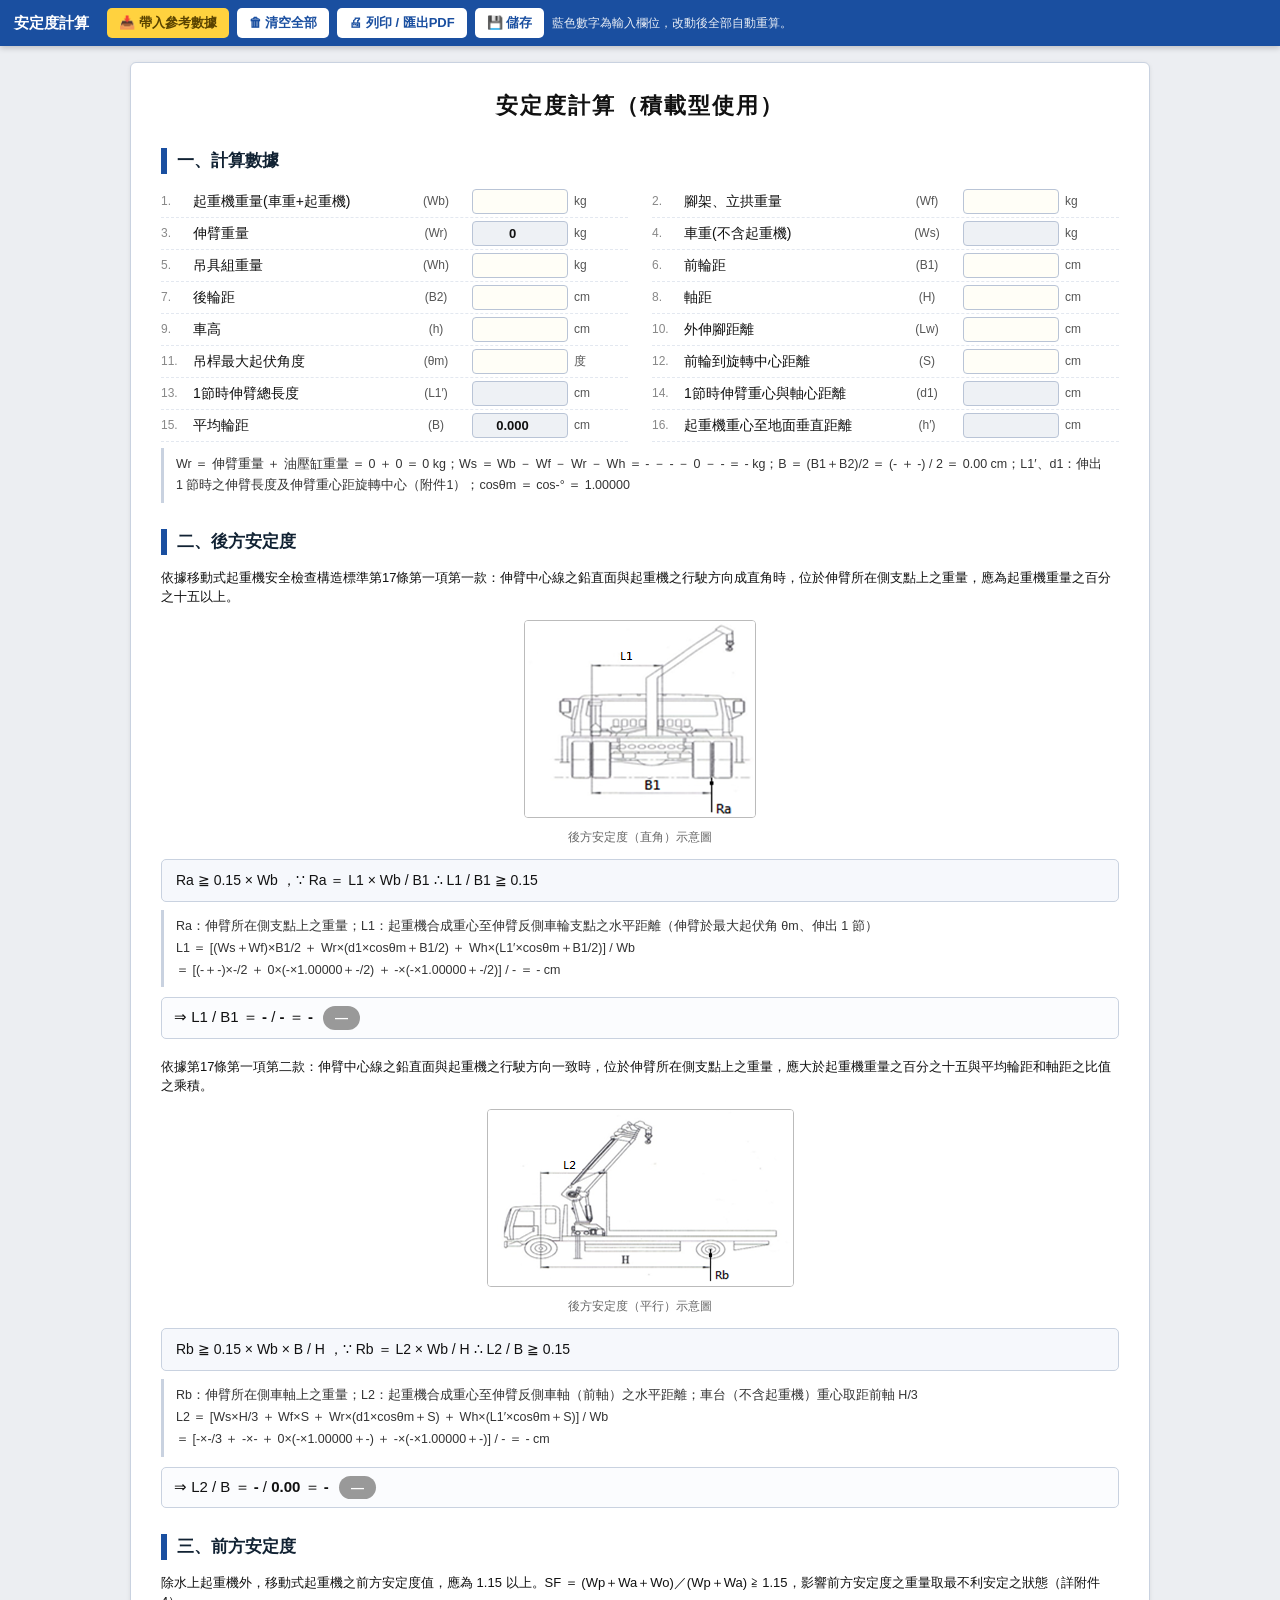
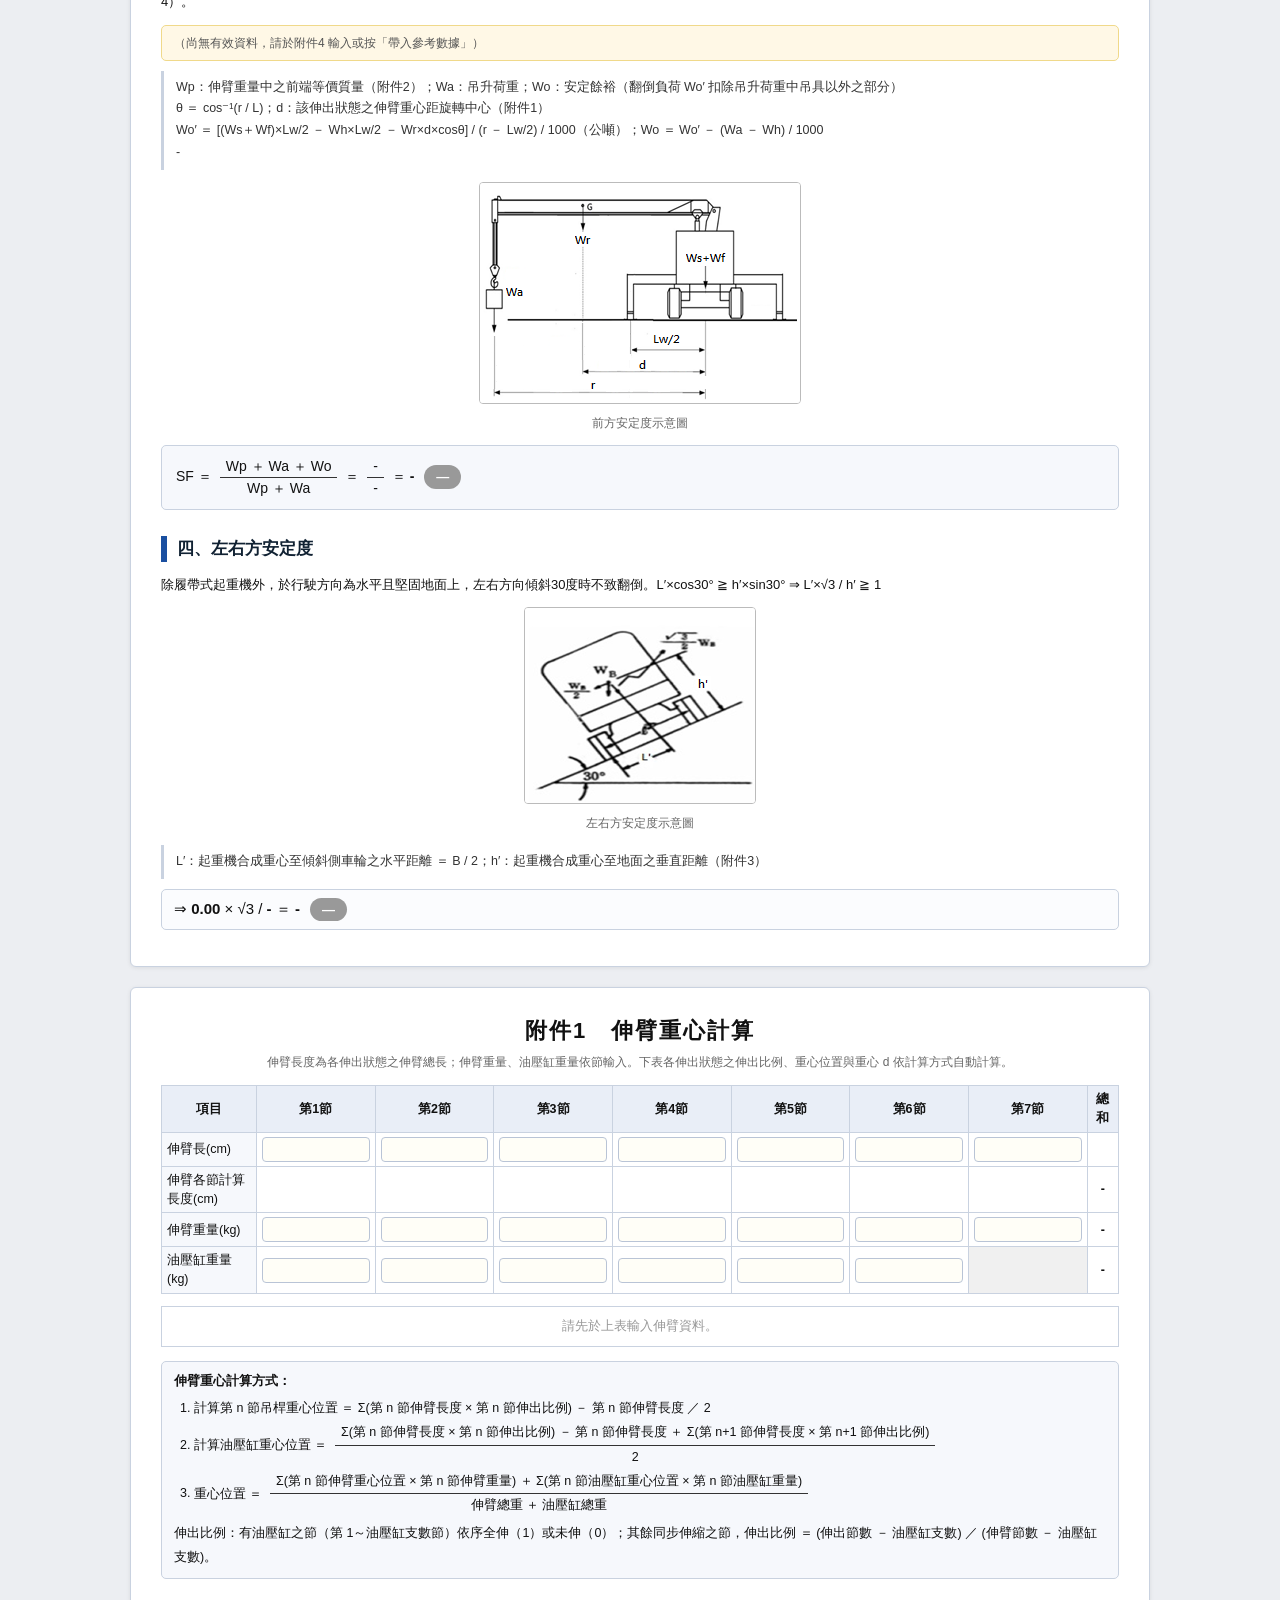
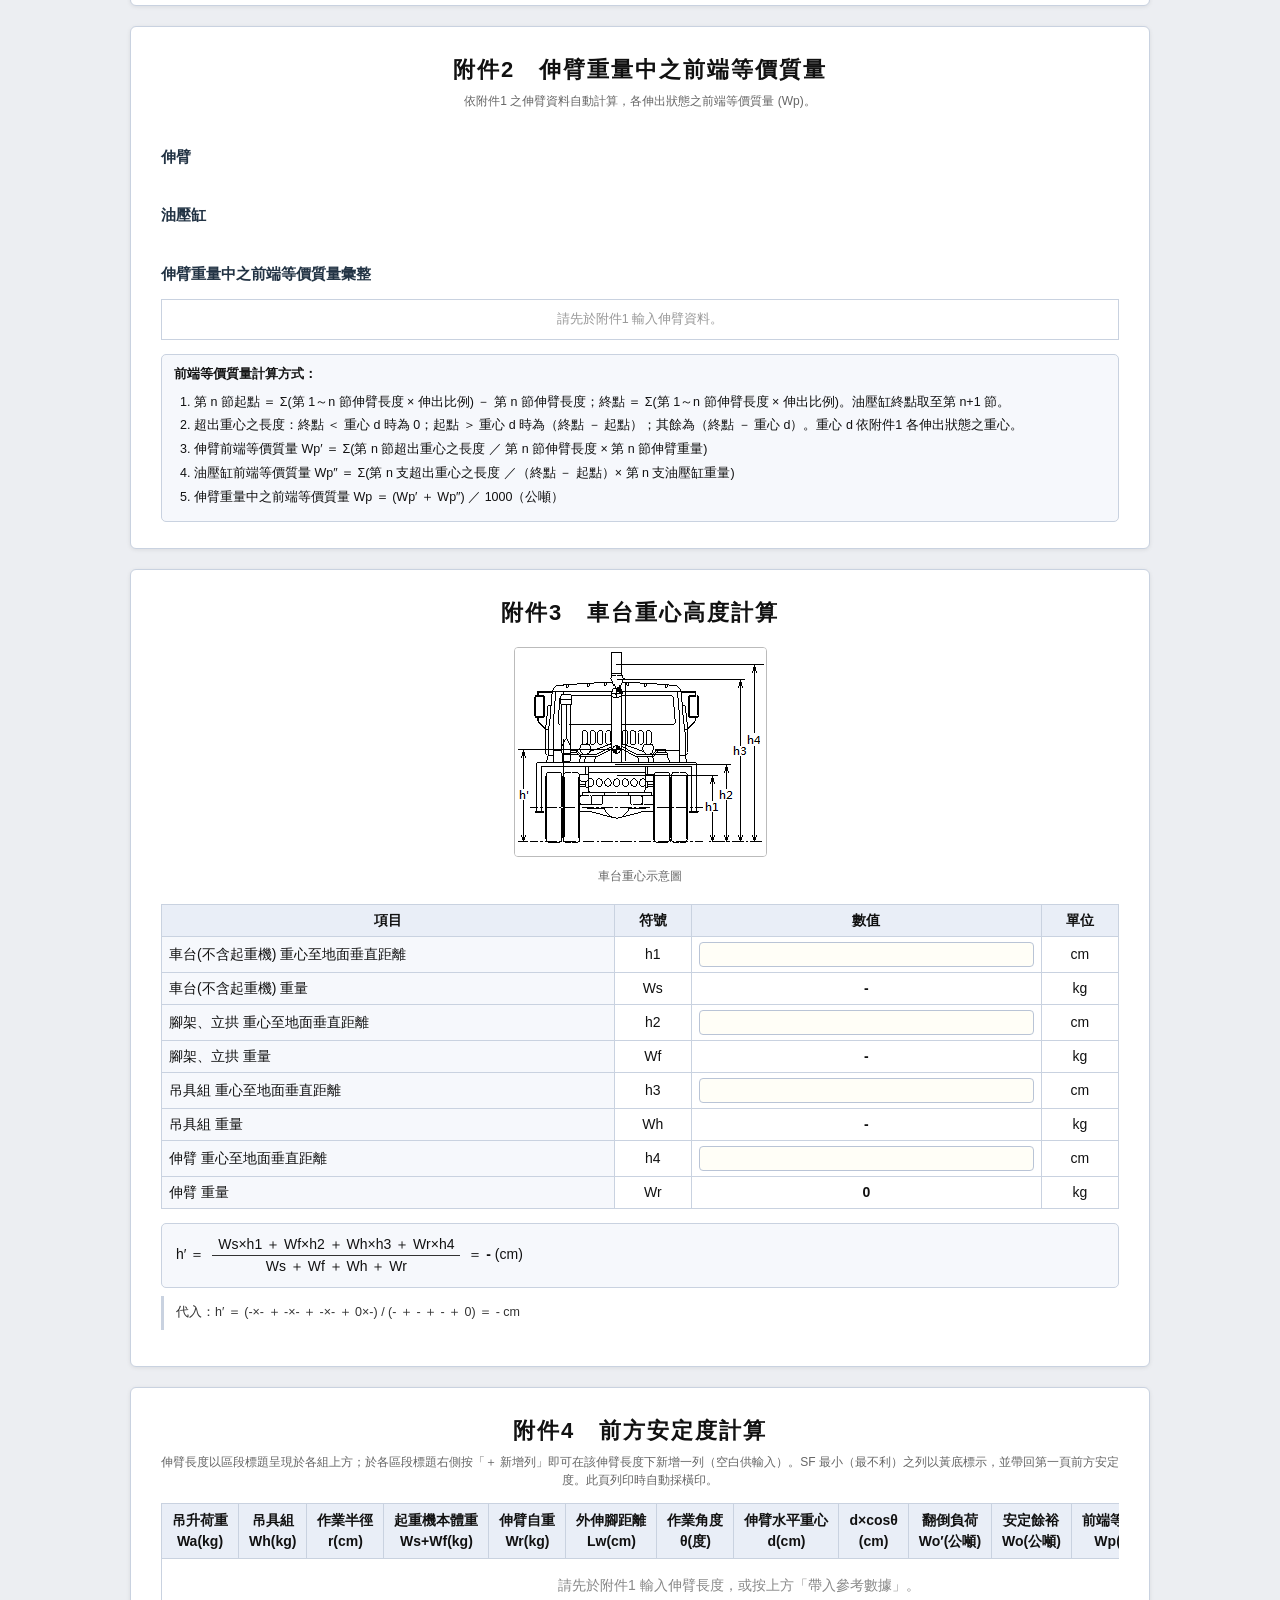
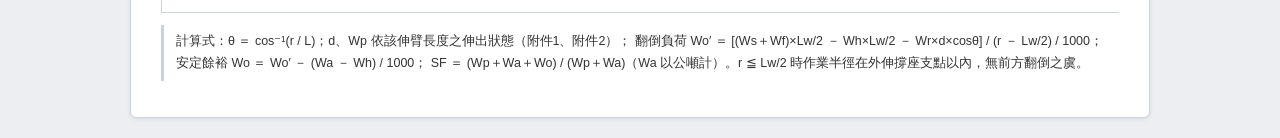
<file: 安定度/安定度計算.html>
<!DOCTYPE html>
<html lang="zh-Hant">
<head>
  <script src="../shared/case-bridge.js?v=20261010y"></script>
<meta charset="UTF-8">
<meta name="viewport" content="width=device-width, initial-scale=1.0">
<title>安定度計算（積載型使用）</title>
<style>
  :root{
    --blue:#0033cc; --hd:#e9eef7; --accent:#1a4fa0;
    --ok:#0a7d28; --ng:#c0261b; --soft:#f6f8fc; --border:#c9d2e0;
  }
  *{box-sizing:border-box;}
  body{font-family:"Microsoft JhengHei","PMingLiU","Segoe UI",sans-serif;
    margin:0;color:#111;background:#eceef2;font-size:14px;line-height:1.5;}
  .toolbar{position:sticky;top:0;z-index:50;background:#1a4fa0;color:#fff;
    padding:8px 14px;display:flex;gap:8px;flex-wrap:wrap;align-items:center;
    box-shadow:0 2px 6px rgba(0,0,0,.2);}
  .toolbar b{font-size:15px;margin-right:10px;}
  .toolbar button{background:#fff;color:#1a4fa0;border:none;border-radius:5px;
    padding:6px 12px;font-size:13px;cursor:pointer;font-weight:bold;}
  .toolbar button:hover{background:#dbe6fb;}
  .toolbar button.primary{background:#ffd23f;color:#5a4300;}
  .toolbar .hint{font-size:12px;opacity:.9;font-weight:normal;}
  .wrap{max-width:1040px;margin:16px auto;padding:0 10px;}
  .page{background:#fff;border:1px solid var(--border);border-radius:6px;
    padding:26px 30px;margin-bottom:20px;box-shadow:0 1px 4px rgba(0,0,0,.08);}
  h1{font-size:22px;text-align:center;margin:0 0 18px;letter-spacing:2px;}
  h2{font-size:17px;border-left:6px solid var(--accent);padding-left:10px;
    margin:26px 0 12px;color:#123;}
  h3{font-size:15px;margin:16px 0 8px;color:#234;}
  .sub{color:#666;font-size:12px;text-align:center;margin-top:-12px;margin-bottom:8px;}
  table{border-collapse:collapse;width:100%;margin:6px 0;}
  th,td{border:1px solid var(--border);padding:5px 7px;text-align:center;}
  th{background:var(--hd);font-weight:bold;}
  td.lbl{text-align:left;background:var(--soft);}
  input[type=number]{width:100%;border:1px solid #b9c4d6;border-radius:4px;
    padding:4px 5px;font-size:13px;text-align:center;color:var(--blue);font-weight:bold;
    background:#fffef7;font-family:inherit;}
  input:focus{outline:2px solid #7fa8e8;}
  .out{color:#111;font-weight:bold;}
  table.a1tbl td, table.a1tbl th{padding:4px 5px;font-size:12.5px;}
  table.a1tbl td.grp{background:#eef3fb;font-weight:bold;}
  table.a1tbl td.dcell{background:#fff8e1;}
  table.a1tbl td.na{background:#f0f0f0;}
  .a1method{font-size:12.5px;line-height:1.9;margin-top:8px;border:1px solid var(--border);border-radius:5px;padding:8px 12px;background:var(--soft);}
  .a1method ol{margin:4px 0 4px 20px;padding:0;}
  .a1method p{margin:4px 0 0;}
  .a1method .frac{display:inline-block;text-align:center;vertical-align:middle;margin:0 4px;}
  .a1method .frac .n{border-bottom:1.5px solid #333;padding:0 6px;display:block;}
  .a1method .frac .d{padding:0 6px;display:block;}
  .params{display:grid;grid-template-columns:1fr 1fr;gap:0 24px;}
  @media(max-width:760px){.params{grid-template-columns:1fr;}}
  .prow{display:grid;grid-template-columns:26px 1fr 60px 96px 54px;gap:6px;
    align-items:center;padding:3px 0;border-bottom:1px dashed #e3e8f0;}
  .prow .no{color:#888;font-size:12px;}
  .prow .sym{color:#555;font-size:12px;text-align:center;}
  .prow .unit{color:#555;font-size:12px;}
  .prow.derived input{background:#eef1f5;color:#111;cursor:not-allowed;}
  .formula{background:var(--soft);border:1px solid var(--border);border-radius:5px;
    padding:10px 14px;margin:8px 0;font-size:14px;overflow-x:auto;}
  .formula .frac{display:inline-block;text-align:center;vertical-align:middle;margin:0 4px;}
  .formula .frac .n{border-bottom:1.5px solid #333;padding:0 6px;display:block;}
  .formula .frac .d{padding:0 6px;display:block;}
  .badge{display:inline-block;padding:2px 12px;border-radius:14px;font-weight:bold;
    color:#fff;font-size:13px;margin-left:6px;}
  .badge.ok{background:var(--ok);} .badge.ng{background:var(--ng);} .badge.na{background:#999;}
  .resultline{font-size:15px;margin:10px 0;padding:8px 12px;background:#fbfcfe;
    border:1px solid var(--border);border-radius:5px;}
  /* 計算式與代入值（供驗算） */
  .calcnote{font-size:12.5px;line-height:1.75;color:#333;margin:6px 0 10px;padding:6px 12px;border-left:3px solid var(--border);}
  .imgslot{margin:12px 0;text-align:center;}
  .imgslot figure{margin:0;display:inline-block;max-width:100%;}
  .imgslot img{max-width:100%;border:1px solid #bbb;border-radius:4px;background:#fff;min-height:60px;}
  .imgslot figcaption{font-size:12px;color:#666;margin-top:4px;}
  .note{font-size:12px;color:#555;background:#fff8e6;border:1px solid #f0d98a;
    border-radius:5px;padding:8px 12px;margin:10px 0;}
  /* ---- 附件4 ---- */
  #a4Table th,#a4Table td{white-space:nowrap;padding:6px 10px;}
  #a4Table input[type=number]{width:84px;}
  #a4Table tr.sec .secheader{text-align:left;background:#dfe8f6;font-size:15px;
    border-top:2px solid #1a4fa0;padding:8px 12px;}
  #a4Table tr.sec .secheader b{font-size:17px;color:#1a4fa0;margin:0 4px;}
  .btn-add-sm{background:var(--ok);color:#fff;border:none;border-radius:5px;
    padding:4px 12px;font-size:13px;font-weight:bold;cursor:pointer;margin-left:14px;}
  .btn-add-sm:hover{filter:brightness(1.1);}
  .del{color:var(--ng);cursor:pointer;font-weight:bold;border:1px solid #e2b3af;
    background:#fdeceb;border-radius:4px;padding:2px 8px;}
  tr.worst td{background:#fff3cd !important;font-weight:bold;}
  tr.norisk td.out{color:#888;}
  .tbl-scroll{overflow-x:auto;}
  @page{size:A4 portrait;margin:10mm;}
  @page a4land{size:A4 landscape;margin:8mm;}
  @media print{
    body{background:#fff;font-size:12px;}
    .toolbar,.no-print{display:none !important;}
    .page{box-shadow:none;border:none;page-break-after:always;padding:0;}
    .wrap{margin:0;max-width:none;}
    #page-a4{page:a4land;}
    /* 附件4 橫式 A4（可印寬約 281 mm）：縮小字級與間距、表頭可換行、隱藏刪除欄，使全表塞進一頁寬 */
    #page-a4 .tbl-scroll{overflow:visible;}
    #a4Table{width:100%;font-size:10.5px;line-height:1.3;}
    #a4Table th,#a4Table td{padding:2px 3px;}
    #a4Table th{white-space:normal;}
    #a4Table input[type=number]{width:52px;font-size:10.5px;padding:0;}
    #a4Table tr:first-child th:last-child{display:none;}
    #a4Table tr.sec .secheader{font-size:11.5px;padding:3px 6px;}
    #a4Table tr.sec .secheader b{font-size:12.5px;}
    #page-a4 h1{font-size:18px;margin-bottom:8px;}
    #page-a4 .sub,#page-a4 .calcnote{font-size:10.5px;}
    input[type=number]{border:none;background:none !important;color:#000;
      -webkit-appearance:none;appearance:none;}
    .prow.derived input{background:none;}
  }
</style>
</head>
<body>
<div class="toolbar no-print">
  <b>安定度計算</b>
  <button class="primary" onclick="applyState(REFERENCE_STATE)">📥 帶入參考數據</button>
  <button onclick="clearAll()">🗑 清空全部</button>
  <button onclick="window.print()">🖨 列印 / 匯出PDF</button>
  <button onclick="saveLocal()">💾 儲存</button>
  <span class="hint">藍色數字為輸入欄位，改動後全部自動重算。</span>
</div>
<div class="wrap">

<!-- ===================== PAGE 1 : 主計算 ===================== -->
<div class="page" id="page-main">
  <h1>安定度計算（積載型使用）</h1>

  <h2>一、計算數據</h2>
  <div class="params" id="paramGrid"></div>
  <div class="calcnote" id="f_derived">-</div>

  <h2>二、後方安定度</h2>
  <p style="font-size:13px">依據移動式起重機安全檢查構造標準第17條第一項第一款：伸臂中心線之鉛直面與起重機之行駛方向成直角時，位於伸臂所在側支點上之重量，應為起重機重量之百分之十五以上。</p>
  <div class="imgslot"><figure><img src="rear_perpendicular.png" alt="後方安定度(直角)示意圖"><figcaption>後方安定度（直角）示意圖</figcaption></figure></div>
  <div class="formula">Ra ≧ 0.15 × Wb ，∵ Ra ＝ L1 × Wb / B1 ∴ L1 / B1 ≧ 0.15</div>
  <div class="calcnote">Ra：伸臂所在側支點上之重量；L1：起重機合成重心至伸臂反側車輪支點之水平距離（伸臂於最大起伏角 θm、伸出 1 節）<br>
    L1 ＝ [(Ws＋Wf)×B1/2 ＋ Wr×(d1×cosθm＋B1/2) ＋ Wh×(L1′×cosθm＋B1/2)] / Wb<br><span id="f_L1">-</span></div>
  <div class="resultline">⇒ L1 / B1 ＝ <span class="out" id="r_L1">-</span> / <span class="out" id="r_B1">-</span> ＝ <span class="out" id="r_L1B1">-</span> <span id="b_back1" class="badge na">-</span></div>

  <p style="font-size:13px;margin-top:18px">依據第17條第一項第二款：伸臂中心線之鉛直面與起重機之行駛方向一致時，位於伸臂所在側支點上之重量，應大於起重機重量之百分之十五與平均輪距和軸距之比值之乘積。</p>
  <div class="imgslot"><figure><img src="rear_parallel.png" alt="後方安定度(平行)示意圖"><figcaption>後方安定度（平行）示意圖</figcaption></figure></div>
  <div class="formula">Rb ≧ 0.15 × Wb × B / H ，∵ Rb ＝ L2 × Wb / H ∴ L2 / B ≧ 0.15</div>
  <div class="calcnote">Rb：伸臂所在側車軸上之重量；L2：起重機合成重心至伸臂反側車軸（前軸）之水平距離；車台（不含起重機）重心取距前軸 H/3<br>
    L2 ＝ [Ws×H/3 ＋ Wf×S ＋ Wr×(d1×cosθm＋S) ＋ Wh×(L1′×cosθm＋S)] / Wb<br><span id="f_L2">-</span></div>
  <div class="resultline">⇒ L2 / B ＝ <span class="out" id="r_L2">-</span> / <span class="out" id="r_B">-</span> ＝ <span class="out" id="r_L2B">-</span> <span id="b_back2" class="badge na">-</span></div>

  <h2>三、前方安定度</h2>
  <p style="font-size:13px">除水上起重機外，移動式起重機之前方安定度值，應為 1.15 以上。SF ＝ (Wp＋Wa＋Wo)／(Wp＋Wa) ≧ 1.15，影響前方安定度之重量取最不利安定之狀態（詳附件4）。</p>
  <div class="note" id="worstNote">-</div>
  <div class="calcnote">Wp：伸臂重量中之前端等價質量（附件2）；Wa：吊升荷重；Wo：安定餘裕（翻倒負荷 Wo′ 扣除吊升荷重中吊具以外之部分）<br>
    θ ＝ cos⁻¹(r / L)；d：該伸出狀態之伸臂重心距旋轉中心（附件1）<br>
    Wo′ ＝ [(Ws＋Wf)×Lw/2 － Wh×Lw/2 － Wr×d×cosθ] / (r － Lw/2) / 1000（公噸）；Wo ＝ Wo′ － (Wa － Wh) / 1000<br><span id="f_front">-</span></div>
  <div class="imgslot"><figure><img src="front.png" alt="前方安定度示意圖"><figcaption>前方安定度示意圖</figcaption></figure></div>
  <div class="formula">
    SF ＝
    <span class="frac"><span class="n">Wp ＋ Wa ＋ Wo</span><span class="d">Wp ＋ Wa</span></span>
    ＝
    <span class="frac"><span class="n" id="f_num">-</span><span class="d" id="f_den">-</span></span>
    ＝ <span class="out" id="r_SF">-</span> <span id="b_front" class="badge na">-</span>
  </div>

  <h2>四、左右方安定度</h2>
  <p style="font-size:13px">除履帶式起重機外，於行駛方向為水平且堅固地面上，左右方向傾斜30度時不致翻倒。L′×cos30° ≧ h′×sin30° ⇒ L′×√3 / h′ ≧ 1</p>
  <div class="imgslot"><figure><img src="side.png" alt="左右方安定度示意圖"><figcaption>左右方安定度示意圖</figcaption></figure></div>
  <div class="calcnote">L′：起重機合成重心至傾斜側車輪之水平距離 ＝ B / 2；h′：起重機合成重心至地面之垂直距離（附件3）</div>
  <div class="resultline">⇒ <span class="out" id="r_Lp">-</span> × √3 / <span class="out" id="r_hp">-</span> ＝ <span class="out" id="r_side">-</span> <span id="b_side" class="badge na">-</span></div>
</div>

<!-- ===================== PAGE 2 : 附件1 ===================== -->
<div class="page" id="page-a1">
  <h1>附件1　伸臂重心計算</h1>
  <p class="sub">伸臂長度為各伸出狀態之伸臂總長；伸臂重量、油壓缸重量依節輸入。下表各伸出狀態之伸出比例、重心位置與重心 d 依計算方式自動計算。</p>
  <div class="tbl-scroll"><table id="boomTable" class="a1tbl"></table></div>
  <div class="tbl-scroll"><table id="dTable" class="a1tbl"></table></div>
  <div class="a1method">
    <b>伸臂重心計算方式：</b>
    <ol>
      <li>計算第 n 節吊桿重心位置 ＝ Σ(第 n 節伸臂長度 × 第 n 節伸出比例) － 第 n 節伸臂長度 ／ 2</li>
      <li>計算油壓缸重心位置 ＝
        <span class="frac"><span class="n">Σ(第 n 節伸臂長度 × 第 n 節伸出比例) － 第 n 節伸臂長度 ＋ Σ(第 n+1 節伸臂長度 × 第 n+1 節伸出比例)</span><span class="d">2</span></span></li>
      <li>重心位置 ＝
        <span class="frac"><span class="n">Σ(第 n 節伸臂重心位置 × 第 n 節伸臂重量) ＋ Σ(第 n 節油壓缸重心位置 × 第 n 節油壓缸重量)</span><span class="d">伸臂總重 ＋ 油壓缸總重</span></span></li>
    </ol>
    <p>伸出比例：有油壓缸之節（第 1～油壓缸支數節）依序全伸（1）或未伸（0）；其餘同步伸縮之節，伸出比例 ＝ (伸出節數 － 油壓缸支數) ／ (伸臂節數 － 油壓缸支數)。</p>
  </div>
</div>

<!-- ===================== PAGE 3 : 附件2 ===================== -->
<div class="page" id="page-a2">
  <h1>附件2　伸臂重量中之前端等價質量</h1>
  <p class="sub">依附件1 之伸臂資料自動計算，各伸出狀態之前端等價質量 (Wp)。</p>
  <div class="tbl-scroll"><table id="a2W" class="a1tbl"></table></div>
  <h3>伸臂</h3>
  <div class="tbl-scroll"><table id="a2Seg" class="a1tbl"></table></div>
  <h3>油壓缸</h3>
  <div class="tbl-scroll"><table id="a2Cyl" class="a1tbl"></table></div>
  <h3>伸臂重量中之前端等價質量彙整</h3>
  <div class="tbl-scroll"><table id="a2Table" class="a1tbl"></table></div>
  <div class="a1method">
    <b>前端等價質量計算方式：</b>
    <ol>
      <li>第 n 節起點 ＝ Σ(第 1～n 節伸臂長度 × 伸出比例) － 第 n 節伸臂長度；終點 ＝ Σ(第 1～n 節伸臂長度 × 伸出比例)。油壓缸終點取至第 n+1 節。</li>
      <li>超出重心之長度：終點 ＜ 重心 d 時為 0；起點 ＞ 重心 d 時為（終點 － 起點）；其餘為（終點 － 重心 d）。重心 d 依附件1 各伸出狀態之重心。</li>
      <li>伸臂前端等價質量 Wp′ ＝ Σ(第 n 節超出重心之長度 ／ 第 n 節伸臂長度 × 第 n 節伸臂重量)</li>
      <li>油壓缸前端等價質量 Wp″ ＝ Σ(第 n 支超出重心之長度 ／（終點 － 起點）× 第 n 支油壓缸重量)</li>
      <li>伸臂重量中之前端等價質量 Wp ＝ (Wp′ ＋ Wp″) ／ 1000（公噸）</li>
    </ol>
  </div>
</div>

<!-- ===================== PAGE 4 : 附件3 ===================== -->
<div class="page" id="page-a3">
  <h1>附件3　車台重心高度計算</h1>
  <div class="imgslot"><figure><img src="chassis.png" alt="車台重心示意圖"><figcaption>車台重心示意圖</figcaption></figure></div>
  <div class="tbl-scroll"><table id="a3Table"></table></div>
  <div class="formula">
    h′ ＝
    <span class="frac"><span class="n">Ws×h1 ＋ Wf×h2 ＋ Wh×h3 ＋ Wr×h4</span><span class="d">Ws ＋ Wf ＋ Wh ＋ Wr</span></span>
    ＝ <span class="out" id="r_hprime">-</span> (cm)
  </div>
  <div class="calcnote" id="f_hprime">-</div>
</div>

<!-- ===================== PAGE 5 : 附件4 ===================== -->
<div class="page" id="page-a4">
  <h1>附件4　前方安定度計算</h1>
  <p class="sub">伸臂長度以區段標題呈現於各組上方；於各區段標題右側按「＋ 新增列」即可在該伸臂長度下新增一列（空白供輸入）。SF 最小（最不利）之列以黃底標示，並帶回第一頁前方安定度。此頁列印時自動採橫印。</p>
  <div class="tbl-scroll"><table id="a4Table"></table></div>
  <div class="calcnote">計算式：θ ＝ cos⁻¹(r / L)；d、Wp 依該伸臂長度之伸出狀態（附件1、附件2）；
    翻倒負荷 Wo′ ＝ [(Ws＋Wf)×Lw/2 － Wh×Lw/2 － Wr×d×cosθ] / (r － Lw/2) / 1000；安定餘裕 Wo ＝ Wo′ － (Wa － Wh) / 1000；
    SF ＝ (Wp＋Wa＋Wo) / (Wp＋Wa)（Wa 以公噸計）。r ≦ Lw/2 時作業半徑在外伸撐座支點以內，無前方翻倒之虞。</div>
</div>

</div>

<script>
/* =================== 參考數據 =================== */
const REFERENCE_STATE = {
  params:{ Wb:8420, Wf:1187, Wh:30, B1:178.5, B2:166.5, H:487, h:340, Lw:480, thetaM:78, S:70,
           h1:92, h2:130.7, h3:261.7, h4:325.2 },
  boom:{ lengths:[393,633,872,1105,1338,1571], segW:[278,165,136,112,98,85], cylW:[57,48,20] },
  rows:[[393,3030,270],[393,3030,300],[393,3030,360],[633,3030,270],[633,3030,300],[633,3030,390],[633,2430,450],[633,2130,500],[872,3030,270],[872,3030,300],[872,3030,400],[872,2430,450],[872,2130,500],[872,1880,550],[872,1630,600],[872,1330,700],[872,1030,848],[1105,2030,400],[1105,2030,450],[1105,1830,500],[1105,1650,550],[1105,1480,600],[1105,1230,700],[1105,1030,800],[1105,880,900],[1105,780,1000],[1105,730,1081],[1338,1330,450],[1338,1330,500],[1338,1200,550],[1338,1100,600],[1338,950,700],[1338,830,800],[1338,730,900],[1338,650,1000],[1338,600,1100],[1338,550,1200],[1338,500,1314],[1571,530,600],[1571,430,700],[1571,380,800],[1571,380,900],[1571,330,1000],[1571,330,1100],[1571,280,1200],[1571,280,1300],[1571,250,1400],[1571,230,1547]].map(r=>({L:r[0],Wa:r[1],r:r[2]}))
};
const EMPTY_STATE = {
  params:{ Wb:'',Wf:'',Wh:'',B1:'',B2:'',H:'',h:'',Lw:'',thetaM:'',S:'',h1:'',h2:'',h3:'',h4:'' },
  boom:{ lengths:[], segW:[], cylW:[] },
  rows:[]
};

/* 主要參數欄位定義 (中文名, 符號, 單位, key, 可輸入?) */
const PARAM_DEFS = [
  ['起重機重量(車重+起重機)','Wb','kg','Wb',true],
  ['腳架、立拱重量','Wf','kg','Wf',true],
  ['伸臂重量','Wr','kg','Wr',false],
  ['車重(不含起重機)','Ws','kg','Ws',false],
  ['吊具組重量','Wh','kg','Wh',true],
  ['前輪距','B1','cm','B1',true],
  ['後輪距','B2','cm','B2',true],
  ['軸距','H','cm','H',true],
  ['車高','h','cm','h',true],
  ['外伸腳距離','Lw','cm','Lw',true],
  ['吊桿最大起伏角度','θm','度','thetaM',true],
  ['前輪到旋轉中心距離','S','cm','S',true],
  ['1節時伸臂總長度','L1′','cm','L1p',false],
  ['1節時伸臂重心與軸心距離','d1','cm','d1',false],
  ['平均輪距','B','cm','Bavg',false],
  ['起重機重心至地面垂直距離','h′','cm','hprime',false]
];
const A3_DEFS = [
  ['車台(不含起重機) 重心至地面垂直距離','h1','cm','h1',true],
  ['車台(不含起重機) 重量','Ws','kg','Ws',false],
  ['腳架、立拱 重心至地面垂直距離','h2','cm','h2',true],
  ['腳架、立拱 重量','Wf','kg','Wf',false],
  ['吊具組 重心至地面垂直距離','h3','cm','h3',true],
  ['吊具組 重量','Wh','kg','Wh',false],
  ['伸臂 重心至地面垂直距離','h4','cm','h4',true],
  ['伸臂 重量','Wr','kg','Wr',false]
];

const LSK='安定度計算_state_v2';
let state = load() || clone(EMPTY_STATE);
function clone(o){return JSON.parse(JSON.stringify(o));}
const rad = d=>d*Math.PI/180;
function parseNum(x){ if(x===''||x==null) return null; const n=Number(x); return isNaN(n)?null:n; }
function fmt(v,n=2){ if(typeof v==='string') return v; if(typeof v==='number'&&isFinite(v)) return v.toFixed(n); return '-'; }
function setTxt(id,v){const e=document.getElementById(id); if(e)e.textContent=v;}
function badge(id,val,thr,tOk,tNg){const el=document.getElementById(id);if(!el)return;
  if(typeof val!=='number'||!isFinite(val)){el.className='badge na';el.textContent='—';return;}
  const ok=val>=thr; el.className='badge '+(ok?'ok':'ng'); el.textContent=ok?tOk:tNg;}

/* =================== 計算引擎 (已對照 Excel 驗證) =================== */
function engine(){
  const P=state.params, B=state.boom;
  const lengths=(B.lengths||[]).filter(x=>x!==''&&x!=null&&!isNaN(x)).map(Number);
  const segW=(B.segW||[]).slice(0,lengths.length).map(x=>Number(x)||0);
  const cylW=(B.cylW||[]).filter(x=>x!==''&&x!=null&&!isNaN(x)).map(Number);
  const numSeg=lengths.length, numCyl=cylW.length;
  const calcLen=lengths.map((v,i)=> i===0? v : v-lengths[i-1]);
  const sumSegW=segW.reduce((a,b)=>a+b,0), sumCylW=cylW.reduce((a,b)=>a+b,0);
  const Wr=sumSegW+sumCylW;
  const pn=k=>parseNum(P[k]);
  const Ws=(pn('Wb')??NaN)-(pn('Wf')??NaN)-Wr-(pn('Wh')??NaN);
  function ratio(c,D){ let base = c<=numCyl ? (c>D?0:1) : (D-numCyl)/(numSeg-numCyl); return base<=0?0:base; }
  function cumFor(D){ const cum=[]; let s=0; for(let j=1;j<=numSeg;j++){ s+=calcLen[j-1]*ratio(j,D); cum[j]=s;} cum[numSeg+1]=cum[numSeg]; return cum; }
  function d_of(D){ if(D<1||D>numSeg) return NaN; const cum=cumFor(D); let num=0;
    for(let j=1;j<=numSeg;j++){ num+=(cum[j]-calcLen[j-1]/2)*segW[j-1]; }
    for(let j=1;j<=numCyl;j++){ num+=((cum[j]-calcLen[j-1]+cum[j+1])/2)*cylW[j-1]; }
    return num/(sumSegW+sumCylW); }
  function equiv(D){ if(D<1||D>numSeg) return {wp1:NaN,wp2:NaN}; const cum=cumFor(D), dD=d_of(D); let wp1=0,wp2=0;
    for(let j=1;j<=numSeg;j++){ const end=cum[j],start=cum[j]-calcLen[j-1];
      const oh= end>=dD ? (start>dD? end-start : end-dD):0; wp1+=oh/calcLen[j-1]*segW[j-1]; }
    for(let j=1;j<=numCyl;j++){ const start=cum[j]-calcLen[j-1],end=cum[j+1];
      const oh= end>=dD ? (start>dD? end-start : end-dD):0; wp2+= (end-start)? oh/(end-start)*cylW[j-1]:0; }
    return {wp1,wp2}; }
  const idxOf = L => lengths.indexOf(Number(L))+1;
  return {P,pn,lengths,segW,cylW,numSeg,numCyl,calcLen,Wr,Ws,d_of,equiv,idxOf,ratio,cumFor};
}
function rowCalc(E,row){
  const L=Number(row.L), D=E.idxOf(L); const res={};
  if(D<1){res.err=1; return res;}
  res.d=E.d_of(D); const eq=E.equiv(D); res.O=(eq.wp1+eq.wp2)/1000;
  const rNum=parseNum(row.r), WaNum=parseNum(row.Wa);
  if(rNum==null) return res;
  if(rNum>L){ res.theta='角度異常'; return res; }
  res.theta=Math.acos(rNum/L)*180/Math.PI;
  res.dcos=res.d*Math.cos(rad(res.theta));
  const C=E.pn('Wh'), Ecol=E.Ws+E.pn('Wf'), F=E.Wr, G=E.pn('Lw');
  const den=rNum-G/2;
  // 作業半徑在外伸撐座支點以內：無前方翻倒之虞
  if(den<=0){ res.K='無翻倒之虞'; res.norisk=true; return res; }
  const Ko=(Ecol*G/2 - C*(G/2) - F*res.dcos)/den/1000;
  if(!isFinite(Ko)) return res;
  // Ko<0：伸臂自重力矩已大於車體穩定力矩（空載即翻倒），照常計算 SF 以顯示不合格
  if(Ko<0) res.unstable=true;
  res.K=Ko;
  if(WaNum==null) return res;
  res.Wo=Ko-(WaNum-C)/1000;
  res.SF=(res.Wo+res.O+WaNum/1000)/(res.O+WaNum/1000);
  return res;
}

/* =================== 計算彙整 =================== */
function computeContext(){
  const E=engine(), pn=E.pn;
  const cosTm=Math.cos(rad(pn('thetaM')));
  const d1=E.d_of(1), L1p=E.lengths[0], Bavg=(pn('B1')+pn('B2'))/2;
  const L1=((E.Ws+pn('Wf'))*pn('B1')/2 + E.Wr*(d1*cosTm+pn('B1')/2) + pn('Wh')*(L1p*cosTm+pn('B1')/2))/pn('Wb');
  const L2=((E.Ws*pn('H')/3)+pn('Wf')*pn('S')+E.Wr*(d1*cosTm+pn('S'))+pn('Wh')*(L1p*cosTm+pn('S')))/pn('Wb');
  const hprime=(E.Ws*pn('h1')+pn('Wf')*pn('h2')+pn('Wh')*pn('h3')+E.Wr*pn('h4'))/(E.Ws+pn('Wf')+pn('Wh')+E.Wr);
  const Lprime=Bavg/2;
  const derived={Wr:E.Wr,Ws:E.Ws,L1p:L1p,d1:d1,Bavg:Bavg,hprime:hprime};
  let worst=null,worstIdx=-1,worstSF=Infinity;
  state.rows.forEach((row,i)=>{const c=rowCalc(E,row); if(c.SF!=null&&isFinite(c.SF)&&c.SF<worstSF){worstSF=c.SF;worstIdx=i;worst={...c,row};}});
  return {E,pn,L1,L2,hprime,Lprime,Bavg,derived,worst,worstIdx};
}

/* =================== refresh：只更新輸出，不重建輸入欄位 =================== */
function refresh(){
  const ctx=computeContext();
  paintMain(ctx); paintBoom(ctx); paintA3(ctx); paintA4(ctx);
  save();
}

function paintMain(ctx){
  const {pn,L1,L2,hprime,Lprime,Bavg,derived,worst}=ctx;
  PARAM_DEFS.forEach(def=>{ if(!def[4]){ const el=document.getElementById('pin_'+def[3]);
     if(el && el!==document.activeElement) el.value = fmt(derived[def[3]], def[2]==='kg'?0:3); } });
  setTxt('r_L1',fmt(L1,4)); setTxt('r_B1',fmt(pn('B1'),1)); setTxt('r_L1B1',fmt(L1/pn('B1'),4));
  badge('b_back1', L1/pn('B1'), 0.15, '≧ 0.15  OK！','＜ 0.15  不符規定！');
  setTxt('r_L2',fmt(L2,4)); setTxt('r_B',fmt(Bavg,2)); setTxt('r_L2B',fmt(L2/Bavg,4));
  badge('b_back2', L2/Bavg, 0.15, '≧ 0.15  OK！','＜ 0.15  不符規定！');
  setTxt('r_Lp',fmt(Lprime,2)); setTxt('r_hp',fmt(hprime,3)); setTxt('r_side',fmt(Lprime*Math.sqrt(3)/hprime,4));
  badge('b_side', Lprime*Math.sqrt(3)/hprime, 1, '≧ 1  OK！','＜ 1  不符規定！');
  setTxt('r_hprime',fmt(hprime,3));
  // 計算式代入值（供讀者驗算）
  const E=ctx.E, Ws=E.Ws, Wr=E.Wr, Wf=pn('Wf'), Wh=pn('Wh'), Wb=pn('Wb'), B1=pn('B1'), H=pn('H'), S=pn('S');
  const d1=derived.d1, L1p=derived.L1p, cTm=Math.cos(rad(pn('thetaM'))), n0=v=>fmt(v,0), n2=v=>fmt(v,2), n3=v=>fmt(v,3);
  setTxt('f_derived','Wr ＝ 伸臂重量 ＋ 油壓缸重量 ＝ '+n0(E.segW.reduce((a,b)=>a+b,0))+' ＋ '+n0(E.cylW.reduce((a,b)=>a+b,0))+' ＝ '+n0(Wr)+' kg；'
    +'Ws ＝ Wb － Wf － Wr － Wh ＝ '+n0(Wb)+' － '+n0(Wf)+' － '+n0(Wr)+' － '+n0(Wh)+' ＝ '+n0(Ws)+' kg；'
    +'B ＝ (B1＋B2)/2 ＝ ('+fmt(B1,1)+' ＋ '+fmt(pn('B2'),1)+') / 2 ＝ '+n2(Bavg)+' cm；'
    +'L1′、d1：伸出 1 節時之伸臂長度及伸臂重心距旋轉中心（附件1）；cosθm ＝ cos'+fmt(pn('thetaM'),1)+'° ＝ '+fmt(cTm,5));
  setTxt('f_L1','＝ [('+n0(Ws)+'＋'+n0(Wf)+')×'+fmt(B1,1)+'/2 ＋ '+n0(Wr)+'×('+n3(d1)+'×'+fmt(cTm,5)+'＋'+fmt(B1,1)+'/2) ＋ '+n0(Wh)+'×('+n2(L1p)+'×'+fmt(cTm,5)+'＋'+fmt(B1,1)+'/2)] / '+n0(Wb)+' ＝ '+fmt(L1,4)+' cm');
  setTxt('f_L2','＝ ['+n0(Ws)+'×'+fmt(H,1)+'/3 ＋ '+n0(Wf)+'×'+fmt(S,1)+' ＋ '+n0(Wr)+'×('+n3(d1)+'×'+fmt(cTm,5)+'＋'+fmt(S,1)+') ＋ '+n0(Wh)+'×('+n2(L1p)+'×'+fmt(cTm,5)+'＋'+fmt(S,1)+')] / '+n0(Wb)+' ＝ '+fmt(L2,4)+' cm');
  setTxt('f_hprime','代入：h′ ＝ ('+n0(Ws)+'×'+fmt(pn('h1'),1)+' ＋ '+n0(Wf)+'×'+fmt(pn('h2'),1)+' ＋ '+n0(Wh)+'×'+fmt(pn('h3'),1)+' ＋ '+n0(Wr)+'×'+fmt(pn('h4'),1)+') / ('+n0(Ws)+' ＋ '+n0(Wf)+' ＋ '+n0(Wh)+' ＋ '+n0(Wr)+') ＝ '+n3(hprime)+' cm');
  if(worst){
    const w=worst, Lw=pn('Lw'), r=Number(w.row.r), L=Number(w.row.L);
    setTxt('f_front','最不利位置代入：θ ＝ cos⁻¹('+fmt(r,1)+' / '+fmt(L,1)+') ＝ '+fmt(w.theta,2)+'°，d ＝ '+n3(w.d)+' cm，d×cosθ ＝ '+n2(w.dcos)+' cm；'
      +'Wo′ ＝ [('+n0(Ws)+'＋'+n0(Wf)+')×'+fmt(Lw,1)+'/2 － '+n0(Wh)+'×'+fmt(Lw,1)+'/2 － '+n0(Wr)+'×'+n2(w.dcos)+'] / ('+fmt(r,1)+' － '+fmt(Lw,1)+'/2) / 1000 ＝ '+n3(w.K)+' t；'
      +'Wo ＝ '+n3(w.K)+' － ('+w.row.Wa+' － '+n0(Wh)+') / 1000 ＝ '+n3(w.Wo)+' t；Wp ＝ '+fmt(w.O,4)+' t（附件2）');
  } else setTxt('f_front','-');
  if(worst){
    const Wp=worst.O, Wa=Number(worst.row.Wa)/1000, Wo=worst.Wo;
    setTxt('worstNote','本機具最不利位置為：伸臂長度 '+worst.row.L+' cm、作業半徑 '+worst.row.r+' cm、吊升荷重 '+worst.row.Wa+' kg（詳附件4）');
    setTxt('f_num',fmt(Wp,3)+' ＋ '+fmt(Wa,3)+' ＋ '+fmt(Wo,3));
    setTxt('f_den',fmt(Wp,3)+' ＋ '+fmt(Wa,3));
    // 與 Excel 主頁相同：分子之 Wp、Wo 四捨五入至小數 3 位，分母採未四捨五入之 Wp
    const r3=v=>Math.round(v*1000)/1000, SFm=(r3(Wp)+Wa+r3(Wo))/(Wp+Wa);
    setTxt('r_SF',fmt(SFm,4));
    badge('b_front', SFm, 1.15, '≧ 1.15  OK！','＜ 1.15  不符規定！');
  } else { setTxt('worstNote','（尚無有效資料，請於附件4 輸入或按「帶入參考數據」）');
           setTxt('r_SF','-'); setTxt('f_num','-'); setTxt('f_den','-'); badge('b_front',NaN,1.15); }
}

/* =================== 參數輸入區（建立一次） =================== */
function buildParams(){
  const g=document.getElementById('paramGrid'); g.innerHTML='';
  PARAM_DEFS.forEach((def,i)=>{
    const [name,sym,unit,key,edit]=def;
    const row=document.createElement('div'); row.className='prow'+(edit?'':' derived');
    row.innerHTML=`<span class="no">${i+1}.</span><span>${name}</span>
      <span class="sym">(${sym})</span>
      <input type="number" step="any" id="pin_${key}" ${edit?'':'readonly'}>
      <span class="unit">${unit}</span>`;
    g.appendChild(row);
    const inp=row.querySelector('input');
    if(edit){ inp.value=state.params[key]==null?'':state.params[key];
      inp.addEventListener('input',()=>{ state.params[key]= inp.value===''?'':parseFloat(inp.value); refresh(); }); }
  });
}

/* =================== 附件1 伸臂輸入表（建立一次） =================== */
function buildBoom(){
  const B=state.boom, n=7;
  const head=['項目'].concat(Array.from({length:n},(_,i)=>'第'+(i+1)+'節')).concat(['總和']);
  let html='<tr>'+head.map(h=>'<th>'+h+'</th>').join('')+'</tr>';
  const mkrow=(label,key,max)=>{ const arr=B[key]||[]; let r='<tr><td class="lbl">'+label+'</td>';
    for(let i=0;i<n;i++){ if(i<max){ const v=(arr[i]==null?'':arr[i]); r+='<td><input type="number" step="any" data-bk="'+key+'" data-bi="'+i+'" value="'+v+'"></td>'; } else r+='<td class="na"></td>'; }
    r+='<td class="out" id="bsum_'+key+'">-</td></tr>'; return r; };
  html+=mkrow('伸臂長(cm)','lengths',7);
  html+='<tr><td class="lbl">伸臂各節計算長度(cm)</td>'+Array.from({length:n},(_,i)=>'<td class="out" id="clen_'+i+'"></td>').join('')+'<td class="out" id="bsum_clen">-</td></tr>';
  html+=mkrow('伸臂重量(kg)','segW',7);
  html+=mkrow('油壓缸重量(kg)','cylW',6);
  const t=document.getElementById('boomTable'); t.innerHTML=html;
  t.querySelectorAll('input').forEach(inp=>inp.addEventListener('input',()=>{
    const k=inp.dataset.bk,i=+inp.dataset.bi; if(!state.boom[k])state.boom[k]=[];
    state.boom[k][i]= inp.value===''?'':parseFloat(inp.value);
    buildA4();      // 節數/長度可能改變 → 重建附件4 結構（焦點在此表不受影響）
    refresh();
  }));
}
function paintBoom(ctx){
  const E=ctx.E, num=k=>(state.boom[k]||[]).filter(x=>x!==''&&x!=null&&!isNaN(x)).map(Number);
  for(let i=0;i<7;i++) setTxt('clen_'+i, i<E.numSeg ? trim(E.calcLen[i],2) : '');
  setTxt('bsum_lengths', '');                                          // Excel：伸臂長度不加總
  setTxt('bsum_clen', E.numSeg ? E.numSeg+' 節' : '-');                 // Excel L4：節數
  const sw=num('segW'), cw=num('cylW');
  setTxt('bsum_segW', sw.length ? trim(sw.reduce((a,b)=>a+b,0),2) : '-');
  setTxt('bsum_cylW', cw.length ? trim(cw.reduce((a,b)=>a+b,0),2)+'（'+cw.length+' 支）' : '-');   // Excel L7、L8
  paintDTable(E); paintA2(E);
}
function trim(v,n){ if(typeof v!=='number'||!isFinite(v)) return ''; return String(Number(v.toFixed(n))); }
/* 附件1 明細：與 Excel「附件1 伸臂重心計算」相同，每個伸出狀態三列（伸出比例／伸臂重心位置／油壓缸重心位置）＋重心 d */
function paintDTable(E){
  const t=document.getElementById('dTable');
  if(!E.numSeg){ t.innerHTML='<tr><td style="color:#999;padding:10px">請先於上表輸入伸臂資料。</td></tr>'; return; }
  const n=7;
  let html='<tr><th>伸出狀態</th><th>項目</th>'+Array.from({length:n},(_,i)=>'<th>第'+(i+1)+'節</th>').join('')+'<th>重心位置</th></tr>';
  for(let D=1;D<=E.numSeg;D++){
    const cum=E.cumFor(D), cells=(fn,max)=>Array.from({length:n},(_,i)=>{ const j=i+1; return j<=max ? '<td>'+trim(fn(j),4)+'</td>' : '<td class="na"></td>'; }).join('');
    const dv=E.d_of(D);
    html+='<tr><td class="grp" rowspan="3">伸出 '+D+' 節<br><small>伸臂長 '+trim(E.lengths[D-1],2)+' cm</small></td><td class="lbl">伸出比例</td>'+cells(j=>E.ratio(j,D),E.numSeg)
        +'<td class="dcell" rowspan="3">'+D+'節重心(d'+D+')<br><span class="out">'+fmt(dv,3)+'</span> cm</td></tr>';
    html+='<tr><td class="lbl">伸臂重心位置</td>'+cells(j=>cum[j]-E.calcLen[j-1]/2,E.numSeg)+'</tr>';
    html+='<tr><td class="lbl">油壓缸重心位置</td>'+cells(j=>(cum[j]-E.calcLen[j-1]+cum[j+1])/2,E.numCyl)+'</tr>';
  }
  t.innerHTML=html;
}
function paintA2(E){
  const n=7, ids=['a2W','a2Seg','a2Cyl','a2Table'];
  if(!E.numSeg){ ids.forEach(id=>{ document.getElementById(id).innerHTML=''; }); document.getElementById('a2Table').innerHTML='<tr><td style="color:#999;padding:10px">請先於附件1 輸入伸臂資料。</td></tr>'; return; }
  const sum=a=>a.reduce((x,y)=>x+y,0), col=(max,fn)=>Array.from({length:n},(_,i)=>i<max?'<td>'+fn(i+1)+'</td>':'<td class="na"></td>').join('');
  // 重量（Excel 附件2 第 3～5 列）
  let h='<tr><th>項目</th>'+Array.from({length:n},(_,i)=>'<th>第'+(i+1)+'節</th>').join('')+'<th>總和</th></tr>';
  h+='<tr><td class="lbl">伸臂重量(kg)</td>'+col(E.numSeg,j=>trim(E.segW[j-1],2))+'<td class="out">'+trim(sum(E.segW),2)+'</td></tr>';
  h+='<tr><td class="lbl">油壓缸重量(kg)</td>'+col(E.numCyl,j=>trim(E.cylW[j-1],2))+'<td class="out">'+(E.numCyl?trim(sum(E.cylW),2):'-')+'</td></tr>';
  document.getElementById('a2W').innerHTML=h;
  const over=(s,e,d)=> e>=d ? (s>d ? e-s : e-d) : 0;
  // 伸臂（Excel 第 6～28 列）
  let hs='<tr><th>伸出狀態</th><th>項目</th>'+Array.from({length:n},(_,i)=>'<th>第'+(i+1)+'節</th>').join('')+'<th>伸臂重量中之前端等價質量</th></tr>';
  let hc='<tr><th>伸出狀態</th><th>項目</th>'+Array.from({length:6},(_,i)=>'<th>第'+(i+1)+'支</th>').join('')+'<th>油壓缸重量中之前端等價質量</th></tr>';
  for(let D=1;D<=E.numSeg;D++){
    const cum=E.cumFor(D), d=E.d_of(D), eq=E.equiv(D);
    const st=j=>cum[j]-E.calcLen[j-1], en=j=>cum[j], ce=j=>cum[j+1];
    hs+='<tr><td class="grp" rowspan="3">伸出 '+D+' 節<br><small>d'+D+' ＝ '+fmt(d,3)+' cm</small></td><td class="lbl">伸出'+D+'節時起點</td>'+col(E.numSeg,j=>trim(st(j),4))+'<td class="dcell" rowspan="3">'+D+'節時前端等價質量<br>Wp′ ＝ <span class="out">'+fmt(eq.wp1,3)+'</span> kg</td></tr>';
    hs+='<tr><td class="lbl">伸出'+D+'節時終點</td>'+col(E.numSeg,j=>trim(en(j),4))+'</tr>';
    hs+='<tr><td class="lbl">伸臂超出重心之長度</td>'+col(E.numSeg,j=>trim(over(st(j),en(j),d),4))+'</tr>';
    const c6=(fn)=>Array.from({length:6},(_,i)=>i<E.numCyl?'<td>'+fn(i+1)+'</td>':'<td class="na"></td>').join('');
    hc+='<tr><td class="grp" rowspan="3">伸出 '+D+' 節<br><small>d'+D+' ＝ '+fmt(d,3)+' cm</small></td><td class="lbl">伸出'+D+'節時起點</td>'+c6(j=>trim(st(j),4))+'<td class="dcell" rowspan="3">'+D+'節時前端等價質量<br>Wp″ ＝ <span class="out">'+fmt(eq.wp2,3)+'</span> kg</td></tr>';
    hc+='<tr><td class="lbl">伸出'+D+'節時終點</td>'+c6(j=>trim(ce(j),4))+'</tr>';
    hc+='<tr><td class="lbl">超出重心之長度</td>'+c6(j=>trim(over(st(j),ce(j),d),4))+'</tr>';
  }
  document.getElementById('a2Seg').innerHTML=hs;
  document.getElementById('a2Cyl').innerHTML=E.numCyl?hc:'<tr><td style="color:#999;padding:10px">未輸入油壓缸重量。</td></tr>';
  // 彙整
  let html='<tr><th>伸出狀態</th><th>伸臂長度(cm)</th><th>前端等價質量 Wp′ (kg)</th><th>油壓缸前端等價質量 Wp″ (kg)</th><th>伸臂重量中之前端等價質量 Wp (公噸)</th></tr>';
  for(let D=1;D<=E.numSeg;D++){ const q=E.equiv(D);
    html+='<tr><td>伸出 '+D+' 節</td><td>'+E.lengths[D-1]+'</td><td class="out">'+fmt(q.wp1,3)+'</td><td class="out">'+fmt(q.wp2,3)+'</td><td class="out">'+fmt((q.wp1+q.wp2)/1000,4)+'</td></tr>';
  }
  document.getElementById('a2Table').innerHTML=html;
}

/* =================== 附件3（建立一次） =================== */
function buildA3(){
  let html='<tr><th>項目</th><th>符號</th><th>數值</th><th>單位</th></tr>';
  A3_DEFS.forEach(def=>{ const [name,sym,unit,key,edit]=def;
    if(edit) html+='<tr><td class="lbl">'+name+'</td><td>'+sym+'</td><td><input type="number" step="any" id="a3in_'+key+'" value="'+(state.params[key]==null?'':state.params[key])+'"></td><td>'+unit+'</td></tr>';
    else html+='<tr><td class="lbl">'+name+'</td><td>'+sym+'</td><td><span class="out" id="a3o_'+key+'">-</span></td><td>'+unit+'</td></tr>';
  });
  document.getElementById('a3Table').innerHTML=html;
  A3_DEFS.forEach(def=>{ if(def[4]){ const inp=document.getElementById('a3in_'+def[3]);
    if(inp) inp.addEventListener('input',()=>{ state.params[def[3]]= inp.value===''?'':parseFloat(inp.value); refresh(); }); }});
}
function paintA3(ctx){ const E=ctx.E;
  const lut={Ws:E.Ws, Wr:E.Wr, Wf:E.pn('Wf'), Wh:E.pn('Wh')};
  A3_DEFS.forEach(def=>{ if(!def[4]) setTxt('a3o_'+def[3], fmt(lut[def[3]], def[2]==='kg'?0:3)); });
}

/* =================== 附件4（結構在新增/刪除/切換時重建；輸入時只更新輸出） =================== */
const A4HEADS=['吊升荷重<br>Wa(kg)','吊具組<br>Wh(kg)','作業半徑<br>r(cm)','起重機本體重<br>Ws+Wf(kg)','伸臂自重<br>Wr(kg)','外伸腳距離<br>Lw(cm)','作業角度<br>θ(度)','伸臂水平重心<br>d(cm)','d×cosθ<br>(cm)','翻倒負荷<br>Wo′(公噸)','安定餘裕<br>Wo(公噸)','前端等價質量<br>Wp(公噸)','前方安定度<br>SF','刪除'];
function rowClass(i,c,worstIdx){ return i===worstIdx?'worst':(c.norisk?'norisk':''); }
function a4RowHtml(i,row,E,worstIdx){ const c=rowCalc(E,row);
  return '<tr id="a4tr_'+i+'" class="'+rowClass(i,c,worstIdx)+'">'
   +'<td><input type="number" step="any" data-ri="'+i+'" data-rk="Wa" value="'+(row.Wa==null?'':row.Wa)+'"></td>'
   +'<td class="out" id="a4o_'+i+'_Wh">'+fmt(E.pn('Wh'),0)+'</td>'
   +'<td><input type="number" step="any" data-ri="'+i+'" data-rk="r" value="'+(row.r==null?'':row.r)+'"></td>'
   +'<td class="out" id="a4o_'+i+'_EwWf">'+fmt(E.Ws+E.pn('Wf'),0)+'</td>'
   +'<td class="out" id="a4o_'+i+'_Wr">'+fmt(E.Wr,0)+'</td>'
   +'<td class="out" id="a4o_'+i+'_Lw">'+fmt(E.pn('Lw'),0)+'</td>'
   +'<td class="out" id="a4o_'+i+'_theta">'+fmt(c.theta,2)+'</td>'
   +'<td class="out" id="a4o_'+i+'_d">'+fmt(c.d,2)+'</td>'
   +'<td class="out" id="a4o_'+i+'_dcos">'+fmt(c.dcos,2)+'</td>'
   +'<td class="out" id="a4o_'+i+'_K">'+fmt(c.K,3)+'</td>'
   +'<td class="out" id="a4o_'+i+'_Wo">'+fmt(c.Wo,3)+'</td>'
   +'<td class="out" id="a4o_'+i+'_O">'+fmt(c.O,4)+'</td>'
   +'<td class="out" id="a4o_'+i+'_SF">'+fmt(c.SF,3)+'</td>'
   +'<td class="no-print"><span class="del" data-del="'+i+'">✕</span></td></tr>';
}
function buildA4(){
  const t=document.getElementById('a4Table'); const E=engine(); const NC=A4HEADS.length;
  let html='<tr>'+A4HEADS.map(h=>'<th>'+h+'</th>').join('')+'</tr>';
  let worstIdx=-1,worstSF=Infinity;
  state.rows.forEach((row,i)=>{ const c=rowCalc(E,row); if(c.SF!=null&&isFinite(c.SF)&&c.SF<worstSF){worstSF=c.SF;worstIdx=i;} });
  if(!E.numSeg){ html+='<tr><td colspan="'+NC+'" style="color:#888;padding:16px">請先於附件1 輸入伸臂長度，或按上方「帶入參考數據」。</td></tr>'; t.innerHTML=html; return; }
  E.lengths.forEach(Lval=>{
    html+='<tr class="sec"><td colspan="'+NC+'" class="secheader">伸臂長度 <b>'+Lval+'</b> cm'
      +'<button class="btn-add-sm no-print" data-addl="'+Lval+'">＋ 新增列</button></td></tr>';
    const items=state.rows.map((row,i)=>({row,i})).filter(x=>Number(x.row.L)===Number(Lval));
    if(!items.length){ html+='<tr><td colspan="'+NC+'" style="color:#aaa;padding:8px">（尚無資料，請按「＋ 新增列」）</td></tr>'; }
    items.forEach(({row,i})=>{ html+=a4RowHtml(i,row,E,worstIdx); });
  });
  t.innerHTML=html;
  t.querySelectorAll('input[data-rk]').forEach(el=>el.addEventListener('input',()=>{
    const i=+el.dataset.ri,k=el.dataset.rk; state.rows[i][k]= el.value===''?'':parseFloat(el.value); refresh(); }));
  t.querySelectorAll('[data-del]').forEach(x=>x.addEventListener('click',()=>{ state.rows.splice(+x.dataset.del,1); buildA4(); refresh(); }));
  t.querySelectorAll('[data-addl]').forEach(b=>b.addEventListener('click',()=>{ state.rows.push({L:Number(b.dataset.addl),Wa:'',r:''}); buildA4(); refresh(); }));
}
function paintA4(ctx){ const E=ctx.E, worstIdx=ctx.worstIdx;
  state.rows.forEach((row,i)=>{ const tr=document.getElementById('a4tr_'+i); if(!tr)return;
    const c=rowCalc(E,row); tr.className=rowClass(i,c,worstIdx);
    setTxt('a4o_'+i+'_Wh',fmt(E.pn('Wh'),0));
    setTxt('a4o_'+i+'_EwWf',fmt(E.Ws+E.pn('Wf'),0));
    setTxt('a4o_'+i+'_Wr',fmt(E.Wr,0));
    setTxt('a4o_'+i+'_Lw',fmt(E.pn('Lw'),0));
    setTxt('a4o_'+i+'_theta',fmt(c.theta,2));
    setTxt('a4o_'+i+'_d',fmt(c.d,2));
    setTxt('a4o_'+i+'_dcos',fmt(c.dcos,2));
    setTxt('a4o_'+i+'_K',fmt(c.K,3));
    setTxt('a4o_'+i+'_Wo',fmt(c.Wo,3));
    setTxt('a4o_'+i+'_O',fmt(c.O,4));
    setTxt('a4o_'+i+'_SF',fmt(c.SF,3));
  });
}

/* =================== 儲存 / 載入 / 切換 =================== */
function save(){ try{localStorage.setItem(LSK,JSON.stringify(state));}catch(e){} }
function load(){ try{const s=localStorage.getItem(LSK);return s?JSON.parse(s):null;}catch(e){return null;} }
function saveLocal(){ save(); alert('已儲存到此瀏覽器（下次開啟自動載入）。'); }
function buildAll(){ buildParams(); buildBoom(); buildA3(); buildA4(); refresh(); }
function applyState(s){ state=clone(s); buildAll(); }
function clearAll(){ if(!confirm('確定清空所有輸入欄位？'))return; localStorage.removeItem(LSK); applyState(EMPTY_STATE); }

/* =================== 啟動 =================== */
buildAll();
</script>
</body>
</html>
</file>
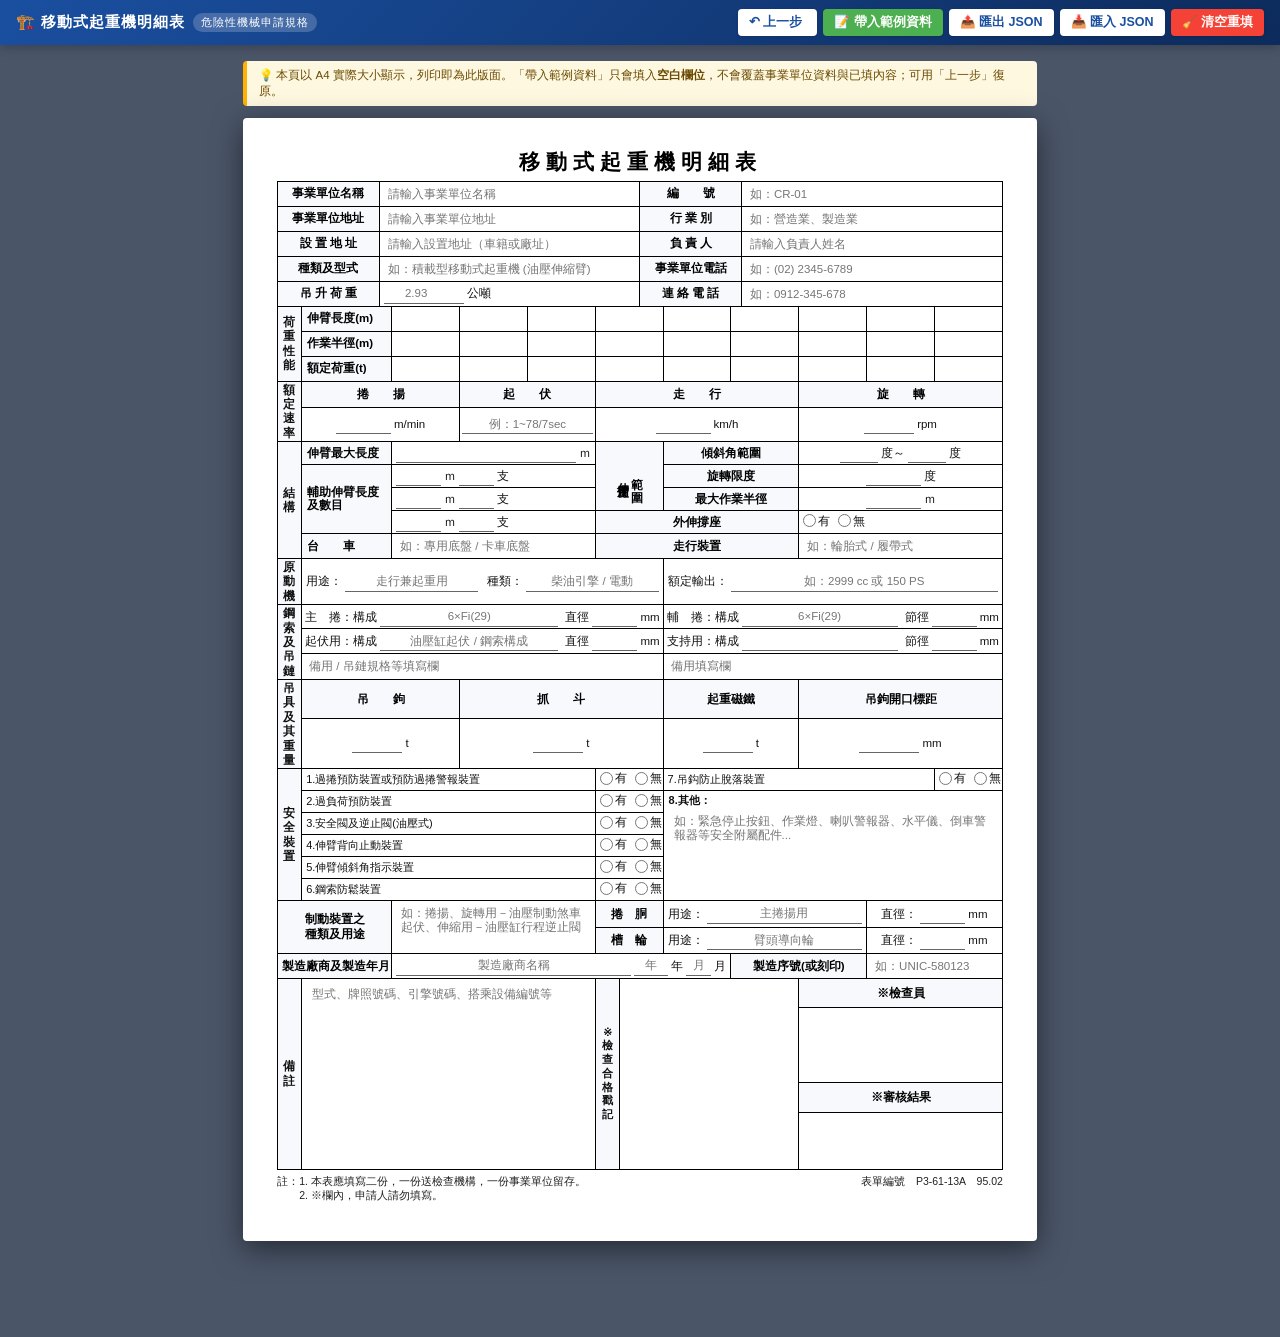
<file: 明細表/移動式起重機明細表.html>
<!DOCTYPE html>
<html lang="zh-Hant">
<head>
  <script src="../shared/case-bridge.js?v=20261010y"></script>
<meta charset="UTF-8">
<meta name="viewport" content="width=device-width, initial-scale=1.0">
<title>移動式起重機明細表</title>
<style>
  :root {
    --primary-color: #1a4fa0;
    --primary-dark: #0f3570;
    --primary-light: #e9eef7;
    --text-color: #111;
    --border-color: #000;
    --bg-page: #eaecf0;
    --card-bg: #ffffff;
  }

  * {
    box-sizing: border-box;
  }

  body {
    font-family: "Microsoft JhengHei", "PingFang TC", "Noto Sans TC", "PMingLiU", sans-serif;
    margin: 0;
    padding: 0;
    background-color: var(--bg-page);
    color: var(--text-color);
    font-size: 12px;
    line-height: 1.35;
  }

  /* ===== 頂部操作工具列 ===== */
  .toolbar {
    position: sticky;
    top: 0;
    z-index: 1000;
    background: linear-gradient(135deg, #1a4fa0, #0d2b5c);
    color: #fff;
    padding: 9px 16px;
    display: flex;
    justify-content: space-between;
    align-items: center;
    flex-wrap: wrap;
    gap: 8px;
    box-shadow: 0 2px 10px rgba(0,0,0,0.25);
  }

  .toolbar-title {
    display: flex;
    align-items: center;
    gap: 8px;
    font-size: 15px;
    font-weight: bold;
    letter-spacing: 1px;
  }

  .toolbar-badge {
    background: rgba(255,255,255,0.2);
    font-size: 11px;
    padding: 2px 8px;
    border-radius: 12px;
    font-weight: normal;
  }

  .toolbar-buttons {
    display: flex;
    gap: 6px;
    flex-wrap: wrap;
    align-items: center;
  }

  .btn {
    display: inline-flex;
    align-items: center;
    gap: 4px;
    background: #ffffff;
    color: var(--primary-color);
    border: none;
    border-radius: 4px;
    padding: 5px 11px;
    font-size: 12.5px;
    font-weight: 600;
    cursor: pointer;
    transition: all 0.2s ease;
    font-family: inherit;
    box-shadow: 0 1px 3px rgba(0,0,0,0.15);
  }

  .btn:hover {
    background: #dbe6fb;
    transform: translateY(-1px);
    box-shadow: 0 2px 5px rgba(0,0,0,0.2);
  }

  .btn:active {
    transform: translateY(0);
  }

  .btn-primary {
    background: #ffcc00;
    color: #3e2e00;
  }
  .btn-primary:hover {
    background: #ffdb4d;
  }

  .btn-success {
    background: #4caf50;
    color: #ffffff;
  }
  .btn-success:hover {
    background: #5cbf60;
  }

  .btn-danger {
    background: #f44336;
    color: #ffffff;
  }
  .btn-danger:hover {
    background: #e57373;
  }

  .status-toast {
    font-size: 12px;
    color: #a3e635;
    margin-left: 6px;
    transition: opacity 0.3s;
  }

  /* ===== 主容器 ===== */
  .container {
    max-width: 960px;
    margin: 16px auto;
    padding: 0 12px 30px;
  }

  .notice-banner {
    background: #fff8e1;
    border-left: 4px solid #ffb300;
    padding: 7px 12px;
    margin-bottom: 12px;
    border-radius: 4px;
    font-size: 11.5px;
    color: #6a4a00;
  }

  /* ===== 表單頁面 ===== */
  .form-page {
    background: #ffffff;
    padding: 18px 24px 16px;
    box-shadow: 0 3px 12px rgba(0,0,0,0.1);
    border-radius: 4px;
    box-sizing: border-box;
    width: 100%;
    margin: 0 auto;
  }

  /* 標題 */
  .doc-header {
    text-align: center;
    margin-bottom: 8px;
  }

  .doc-title {
    font-size: 21px;
    font-weight: bold;
    letter-spacing: 6px;
    margin: 0 0 2px 0;
    color: #000;
  }

  /* ===== 表格通用樣式 ===== */
  table.sheet-table {
    width: 100%;
    border-collapse: collapse;
    margin-bottom: -1px; /* 消除表格相連處的雙重框線 */
    border: 1.5px solid #000;
    table-layout: fixed;
  }

  table.sheet-table th,
  table.sheet-table td {
    border: 1px solid #000;
    padding: 2px 4px;
    font-size: 11.5px;
    vertical-align: middle;
    line-height: 1.25;
    height: 25px;
  }

  .th-label {
    background-color: #f7f9fc;
    font-weight: 600;
    text-align: center;
    color: #000;
    white-space: nowrap;
  }

  .th-inline-lbl {
    font-weight: 600;
    color: #000;
    white-space: nowrap;
    margin-right: 1px;
    flex-shrink: 0;
  }

  .v-header {
    width: 24px !important;
    text-align: center;
    font-weight: bold;
    background-color: #f7f9fc;
    line-height: 1.2;
    padding: 4px 2px;
    letter-spacing: 1.5px;
    word-break: break-all;
    white-space: normal;
  }

  /* ===== 單行彈性排列容器 ===== */
  .cell-flex {
    display: flex;
    align-items: center;
    flex-wrap: nowrap;
    white-space: nowrap;
    width: 100%;
    gap: 3px;
  }

  .cell-flex span {
    white-space: nowrap;
    flex-shrink: 0;
  }

  .center-flex {
    justify-content: center;
  }

  .space-between-flex {
    justify-content: space-between;
  }

  /* ===== 表單輸入框 ===== */
  input[type="text"],
  input[type="number"],
  select {
    width: 100%;
    border: 1px solid transparent;
    background: transparent;
    padding: 1px 3px;
    font-size: 11.5px;
    font-family: inherit;
    color: #002266;
    font-weight: 500;
    outline: none;
    box-sizing: border-box;
    border-radius: 2px;
    height: 22px;
  }

  input[type="text"]:hover,
  input[type="number"]:hover,
  select:hover {
    border-color: #b0c4de;
    background-color: #fbfdff;
  }

  input[type="text"]:focus,
  input[type="number"]:focus,
  select:focus {
    border-color: #1a4fa0;
    background-color: #f0f6ff;
    box-shadow: 0 0 0 2px rgba(26,79,160,0.15);
  }

  .center-input {
    text-align: center;
  }

  /* 填空式彈性底線輸入框（保證不換行） */
  .inline-input-flex {
    flex: 1;
    min-width: 25px;
    border: none !important;
    border-bottom: 1px solid #666 !important;
    border-radius: 0 !important;
    padding: 0 2px !important;
    text-align: center;
    height: 20px !important;
    background: transparent;
    color: #002266;
  }

  .inline-input-flex:focus {
    border-bottom: 1.5px solid #1a4fa0 !important;
    background-color: #f0f6ff !important;
    box-shadow: none !important;
  }

  textarea.form-textarea {
    width: 100%;
    border: 1px solid transparent;
    background: transparent;
    padding: 3px 4px;
    font-family: inherit;
    font-size: 11.5px;
    color: #002266;
    outline: none;
    resize: none;
    box-sizing: border-box;
    border-radius: 2px;
    line-height: 1.35;
  }

  textarea.form-textarea:hover {
    border-color: #b0c4de;
    background-color: #fbfdff;
  }

  textarea.form-textarea:focus {
    border-color: #1a4fa0;
    background-color: #f0f6ff;
    box-shadow: 0 0 0 2px rgba(26,79,160,0.15);
  }

  /* ===== 核選/單選元件 ===== */
  .checkbox-group {
    display: inline-flex;
    align-items: center;
    gap: 8px;
    white-space: nowrap;
  }

  .chk-label {
    display: inline-flex;
    align-items: center;
    gap: 2px;
    cursor: pointer;
    font-size: 11.5px;
    user-select: none;
    white-space: nowrap;
  }

  .chk-label input[type="radio"],
  .chk-label input[type="checkbox"] {
    cursor: pointer;
    margin: 0;
    accent-color: #1a4fa0;
  }

  /* 戳記與審核格 */
  /* 檢查合格戳記：左側窄標題＋右側接近正方形的蓋章格（圓形戳記） */
  td.stamp-cell { padding: 0 !important; vertical-align: top; }
  .stamp-wrap { display: flex; min-height: 190px; height: 100%; }
  .stamp-label { width: 24px; flex: 0 0 24px; display: flex; align-items: center; justify-content: center; text-align: center; line-height: 1.25; font-weight: 600; font-size: 11px; background-color: #f7f9fc; border-right: 1px solid #000; }
  .stamp-square { flex: 1; }
  td.stamp-head { text-align: center; font-weight: 600; height: 22px; }
  td.stamp-blank { background: #fff; }
  tr.grow > td { height: 60px; }
  .stamp-box {
    height: 120px;
    display: flex;
    flex-direction: column;
    align-items: center;
    justify-content: center;
    color: #888;
    font-size: 11px;
    border: 1px dashed #aaa;
    border-radius: 4px;
    margin: 2px 0;
    padding: 4px;
    background: #fafafa;
  }

  /* ===== 頁尾備註與表單編號 ===== */
  .footer-row {
    display: flex;
    justify-content: space-between;
    align-items: flex-start;
    margin-top: 5px;
    font-size: 10.5px;
    color: #222;
  }

  .footer-note {
    line-height: 1.35;
  }

  .footer-code {
    text-align: right;
    font-weight: 500;
    white-space: nowrap;
    padding-left: 10px;
  }

  /* ===== A4 版面（預覽與列印一致） ===== */
  @page {
    size: A4 portrait;
    margin: 0;
  }

  body.preview-mode {
    background: #4a5568;
    padding-bottom: 50px;
  }
  body.preview-mode .container {
    max-width: calc(210mm + 24px);
  }
  body.preview-mode .form-page {
    box-shadow: 0 8px 30px rgba(0,0,0,0.5);
    background: #fff;
    width: 210mm;
    height: 297mm;
    padding: 8mm 9mm 6mm 9mm;
    overflow: hidden;
  }

  @media print {
    * {
      -webkit-print-color-adjust: exact !important;
      print-color-adjust: exact !important;
    }
    html, body { background: #ffffff !important; margin: 0 !important; padding: 0 !important; }
    .toolbar, .no-print, .notice-banner { display: none !important; }
    .container { max-width: none !important; margin: 0 !important; padding: 0 !important; }
    .form-page, body.preview-mode .form-page {
      box-shadow: none !important;
      margin: 0 !important;
      width: 210mm !important;
      height: 296mm !important;
      padding: 8mm 9mm 6mm 9mm !important;
      overflow: hidden !important;
      page-break-after: avoid;
    }
    table.sheet-table { page-break-inside: avoid; }
    input[type="text"], input[type="number"], select, textarea {
      border-color: transparent !important;
      background: transparent !important;
      box-shadow: none !important;
      color: #000 !important;
    }
    .inline-input-flex { border-bottom: 1px solid #666 !important; }
    ::placeholder { color: transparent !important; }
  }
</style>
</head>
<body class="preview-mode">

<!-- 頂部操作工具列 -->
<div class="toolbar no-print">
  <div class="toolbar-title">
    <span>🏗️ 移動式起重機明細表</span>
    <span class="toolbar-badge">危險性機械申請規格</span>
    <span id="saveStatus" class="status-toast"></span>
  </div>
  <div class="toolbar-buttons">
    <button type="button" class="btn" id="btnUndo" onclick="undoSpec()" disabled title="復原最近一次修改（最多 10 次）">↶ 上一步 <span id="undoCount"></span></button>
    <button type="button" class="btn btn-success" onclick="fillSampleData()">📝 帶入範例資料</button>
    <button type="button" class="btn" onclick="exportJSON()">📤 匯出 JSON</button>
    <button type="button" class="btn" onclick="document.getElementById('importFile').click()">📥 匯入 JSON</button>
    <input type="file" id="importFile" style="display:none" accept=".json" onchange="importJSON(event)">
    <button type="button" class="btn btn-danger" onclick="resetForm()">🧹 清空重填</button>
  </div>
</div>

<div class="container">
  <div class="notice-banner no-print">
    <span>💡 本頁以 A4 實際大小顯示，列印即為此版面。「帶入範例資料」只會填入<strong>空白欄位</strong>，不會覆蓋事業單位資料與已填內容；可用「上一步」復原。</span>
  </div>

  <form id="craneForm" class="form-page">
    <!-- 文件標題 -->
    <div class="doc-header">
      <h1 class="doc-title">移動式起重機明細表</h1>
    </div>

    <!-- 表格一：基本資料 -->
    <table class="sheet-table">
      <colgroup>
        <col style="width: 14%;">
        <col style="width: 36%;">
        <col style="width: 14%;">
        <col style="width: 36%;">
      </colgroup>
      <tbody>
        <tr>
          <td class="th-label">事業單位名稱</td>
          <td><input type="text" name="company_name" placeholder="請輸入事業單位名稱"></td>
          <td class="th-label">編　　號</td>
          <td><input type="text" name="crane_serial_no" placeholder="如：CR-01"></td>
        </tr>
        <tr>
          <td class="th-label">事業單位地址</td>
          <td><input type="text" name="company_address" placeholder="請輸入事業單位地址"></td>
          <td class="th-label">行 業 別</td>
          <td><input type="text" name="industry_type" placeholder="如：營造業、製造業"></td>
        </tr>
        <tr>
          <td class="th-label">設 置 地 址</td>
          <td><input type="text" name="install_address" placeholder="請輸入設置地址（車籍或廠址）"></td>
          <td class="th-label">負 責 人</td>
          <td><input type="text" name="owner_name" placeholder="請輸入負責人姓名"></td>
        </tr>
        <tr>
          <td class="th-label">種類及型式</td>
          <td><input type="text" name="crane_model_type" placeholder="如：積載型移動式起重機 (油壓伸縮臂)"></td>
          <td class="th-label">事業單位電話</td>
          <td><input type="text" name="company_tel" placeholder="如：(02) 2345-6789"></td>
        </tr>
        <tr>
          <td class="th-label">吊 升 荷 重</td>
          <td>
            <div class="cell-flex">
              <input type="number" step="0.01" name="lifting_capacity" class="inline-input-flex" style="max-width:80px;" placeholder="2.93">
              <span>公噸</span>
            </div>
          </td>
          <td class="th-label">連 絡 電 話</td>
          <td><input type="text" name="contact_tel" placeholder="如：0912-345-678"></td>
        </tr>
      </tbody>
    </table>

    <!-- 表格二：詳細規格與構造性能 -->
    <table class="sheet-table">
      <colgroup>
        <col style="width: 24px;"> <!-- 縱向標題 -->
        <col style="width: 90px;"> <!-- 項目子標題 -->
        <!-- 9個性能數值欄位 -->
        <col style="width: calc((100% - 114px) / 9);">
        <col style="width: calc((100% - 114px) / 9);">
        <col style="width: calc((100% - 114px) / 9);">
        <col style="width: calc((100% - 114px) / 9);">
        <col style="width: calc((100% - 114px) / 9);">
        <col style="width: calc((100% - 114px) / 9);">
        <col style="width: calc((100% - 114px) / 9);">
        <col style="width: calc((100% - 114px) / 9);">
        <col style="width: calc((100% - 114px) / 9);">
      </colgroup>
      <tbody>
        <!-- 荷重性能 (3列) -->
        <tr>
          <td rowspan="3" class="v-header">荷重性能</td>
          <td class="th-label" style="text-align:left; padding-left:5px;">伸臂長度(m)</td>
          <td><input type="number" step="0.01" name="boom_len_1" class="center-input"></td>
          <td><input type="number" step="0.01" name="boom_len_2" class="center-input"></td>
          <td><input type="number" step="0.01" name="boom_len_3" class="center-input"></td>
          <td><input type="number" step="0.01" name="boom_len_4" class="center-input"></td>
          <td><input type="number" step="0.01" name="boom_len_5" class="center-input"></td>
          <td><input type="number" step="0.01" name="boom_len_6" class="center-input"></td>
          <td><input type="number" step="0.01" name="boom_len_7" class="center-input"></td>
          <td><input type="number" step="0.01" name="boom_len_8" class="center-input"></td>
          <td><input type="number" step="0.01" name="boom_len_9" class="center-input"></td>
        </tr>
        <tr>
          <td class="th-label" style="text-align:left; padding-left:5px;">作業半徑(m)</td>
          <td><input type="number" step="0.01" name="radius_1" class="center-input"></td>
          <td><input type="number" step="0.01" name="radius_2" class="center-input"></td>
          <td><input type="number" step="0.01" name="radius_3" class="center-input"></td>
          <td><input type="number" step="0.01" name="radius_4" class="center-input"></td>
          <td><input type="number" step="0.01" name="radius_5" class="center-input"></td>
          <td><input type="number" step="0.01" name="radius_6" class="center-input"></td>
          <td><input type="number" step="0.01" name="radius_7" class="center-input"></td>
          <td><input type="number" step="0.01" name="radius_8" class="center-input"></td>
          <td><input type="number" step="0.01" name="radius_9" class="center-input"></td>
        </tr>
        <tr>
          <td class="th-label" style="text-align:left; padding-left:5px;">額定荷重(t)</td>
          <td><input type="number" step="0.01" name="load_1" class="center-input"></td>
          <td><input type="number" step="0.01" name="load_2" class="center-input"></td>
          <td><input type="number" step="0.01" name="load_3" class="center-input"></td>
          <td><input type="number" step="0.01" name="load_4" class="center-input"></td>
          <td><input type="number" step="0.01" name="load_5" class="center-input"></td>
          <td><input type="number" step="0.01" name="load_6" class="center-input"></td>
          <td><input type="number" step="0.01" name="load_7" class="center-input"></td>
          <td><input type="number" step="0.01" name="load_8" class="center-input"></td>
          <td><input type="number" step="0.01" name="load_9" class="center-input"></td>
        </tr>

        <!-- 額定速率 (2列，維持原稿分欄) -->
        <tr style="height:15px;">
          <td rowspan="2" class="v-header">額定速率</td>
          <td colspan="2" class="th-label" style="height:15px; padding:1px;">捲　　揚</td>
          <td colspan="2" class="th-label" style="height:15px; padding:1px;">起　　伏</td>
          <td colspan="3" class="th-label" style="height:15px; padding:1px;">走　　行</td>
          <td colspan="3" class="th-label" style="height:15px; padding:1px;">旋　　轉</td>
        </tr>
        <tr style="height:18px;">
          <td colspan="2" style="height:18px; padding:1px 2px;">
            <div class="cell-flex center-flex">
              <input type="number" step="0.1" name="speed_hoist" class="inline-input-flex" style="max-width:55px;">
              <span>m/min</span>
            </div>
          </td>
          <td colspan="2" style="height:18px; padding:1px 2px;">
            <div class="cell-flex center-flex">
              <input type="text" name="speed_luff" class="inline-input-flex" placeholder="例：1~78/7sec">
            </div>
          </td>
          <td colspan="3" style="height:18px; padding:1px 2px;">
            <div class="cell-flex center-flex">
              <input type="number" step="0.1" name="speed_travel" class="inline-input-flex" style="max-width:55px;">
              <span>km/h</span>
            </div>
          </td>
          <td colspan="3" style="height:18px; padding:1px 2px;">
            <div class="cell-flex center-flex">
              <input type="number" step="0.1" name="speed_slew" class="inline-input-flex" style="max-width:50px;">
              <span>rpm</span>
            </div>
          </td>
        </tr>

        <!-- 結構 (5列) -->
        <tr>
          <td rowspan="5" class="v-header">結　構</td>
          <td class="th-label" style="text-align:left; padding-left:5px;">伸臂最大長度</td>
          <td colspan="3">
            <div class="cell-flex">
              <input type="number" step="0.01" name="max_boom_length" class="inline-input-flex">
              <span>ｍ</span>
            </div>
          </td>
          <td rowspan="3" class="th-label" style="width:34px; padding:2px; writing-mode:vertical-lr; letter-spacing:1px; text-align:center; line-height:1.2;">伸臂使用<br>範　圍</td>
          <td colspan="2" class="th-label">傾斜角範圍</td>
          <td colspan="3">
            <div class="cell-flex center-flex">
              <input type="number" step="0.1" name="boom_angle_min" class="inline-input-flex" style="max-width:38px;">
              <span>度～</span>
              <input type="number" step="0.1" name="boom_angle_max" class="inline-input-flex" style="max-width:38px;">
              <span>度</span>
            </div>
          </td>
        </tr>
        <tr>
          <td rowspan="3" class="th-label" style="text-align:left; padding-left:5px; line-height:1.15;">輔助伸臂長度<br>及數目</td>
          <td colspan="3">
            <div class="cell-flex">
              <input type="number" step="0.01" name="aux_boom_len_1" class="inline-input-flex" style="max-width:45px;">
              <span>ｍ</span>
              <input type="number" step="1" name="aux_boom_cnt_1" class="inline-input-flex" style="max-width:35px;">
              <span>支</span>
            </div>
          </td>
          <td colspan="2" class="th-label">旋轉限度</td>
          <td colspan="3">
            <div class="cell-flex center-flex">
              <input type="number" step="1" name="rotation_limit" class="inline-input-flex" style="max-width:55px;">
              <span>度</span>
            </div>
          </td>
        </tr>
        <tr>
          <td colspan="3">
            <div class="cell-flex">
              <input type="number" step="0.01" name="aux_boom_len_2" class="inline-input-flex" style="max-width:45px;">
              <span>ｍ</span>
              <input type="number" step="1" name="aux_boom_cnt_2" class="inline-input-flex" style="max-width:35px;">
              <span>支</span>
            </div>
          </td>
          <td colspan="2" class="th-label">最大作業半徑</td>
          <td colspan="3">
            <div class="cell-flex center-flex">
              <input type="number" step="0.01" name="max_working_radius" class="inline-input-flex" style="max-width:55px;">
              <span>ｍ</span>
            </div>
          </td>
        </tr>
        <tr>
          <td colspan="3">
            <div class="cell-flex">
              <input type="number" step="0.01" name="aux_boom_len_3" class="inline-input-flex" style="max-width:45px;">
              <span>ｍ</span>
              <input type="number" step="1" name="aux_boom_cnt_3" class="inline-input-flex" style="max-width:35px;">
              <span>支</span>
            </div>
          </td>
          <td colspan="3" class="th-label">外伸撐座</td>
          <td colspan="3">
            <div class="checkbox-group center-flex">
              <label class="chk-label"><input type="radio" name="outrigger" value="有"> 有</label>
              <label class="chk-label"><input type="radio" name="outrigger" value="無"> 無</label>
            </div>
          </td>
        </tr>
        <tr>
          <td class="th-label" style="text-align:left; padding-left:5px;">台　　車</td>
          <td colspan="3"><input type="text" name="carrier_info" placeholder="如：專用底盤 / 卡車底盤"></td>
          <td colspan="3" class="th-label">走行裝置</td>
          <td colspan="3"><input type="text" name="travel_device" placeholder="如：輪胎式 / 履帶式"></td>
        </tr>

        <!-- 原動機 (1列) -->
        <tr>
          <td class="v-header">原動機</td>
          <td colspan="5">
            <div class="cell-flex">
              <span>用途：</span>
              <input type="text" name="engine_purpose" class="inline-input-flex" placeholder="走行兼起重用">
              <span style="margin-left:6px;">種類：</span>
              <input type="text" name="engine_type" class="inline-input-flex" placeholder="柴油引擎 / 電動">
            </div>
          </td>
          <td colspan="5">
            <div class="cell-flex">
              <span>額定輸出：</span>
              <input type="text" name="engine_power" class="inline-input-flex" placeholder="如：2999 cc 或 150 PS">
            </div>
          </td>
        </tr>

        <!-- 鋼索及吊鏈 (3列，維持原稿分欄) -->
        <tr style="height:19px;">
          <td rowspan="3" class="v-header">鋼　索<br>及吊鏈</td>
          <td colspan="5" style="padding:1px 3px;">
            <div class="cell-flex">
              <span>主　捲：構成</span>
              <input type="text" name="main_wire_struct" class="inline-input-flex" placeholder="6×Fi(29)">
              <span style="margin-left:4px;">直徑</span>
              <input type="number" step="0.1" name="main_wire_dia" class="inline-input-flex" style="max-width:45px;">
              <span>mm</span>
            </div>
          </td>
          <td colspan="5" style="padding:1px 3px;">
            <div class="cell-flex">
              <span>輔　捲：構成</span>
              <input type="text" name="aux_wire_struct" class="inline-input-flex" placeholder="6×Fi(29)">
              <span style="margin-left:4px;">節徑</span>
              <input type="number" step="0.1" name="aux_wire_dia" class="inline-input-flex" style="max-width:45px;">
              <span>mm</span>
            </div>
          </td>
        </tr>
        <tr style="height:19px;">
          <td colspan="5" style="padding:1px 3px;">
            <div class="cell-flex">
              <span>起伏用：構成</span>
              <input type="text" name="luff_wire_struct" class="inline-input-flex" placeholder="油壓缸起伏 / 鋼索構成">
              <span style="margin-left:4px;">直徑</span>
              <input type="number" step="0.1" name="luff_wire_dia" class="inline-input-flex" style="max-width:45px;">
              <span>mm</span>
            </div>
          </td>
          <td colspan="5" style="padding:1px 3px;">
            <div class="cell-flex">
              <span>支持用：構成</span>
              <input type="text" name="support_wire_struct" class="inline-input-flex">
              <span style="margin-left:4px;">節徑</span>
              <input type="number" step="0.1" name="support_wire_dia" class="inline-input-flex" style="max-width:45px;">
              <span>mm</span>
            </div>
          </td>
        </tr>
        <tr style="height:19px;">
          <td colspan="5" style="padding:1px 3px;"><input type="text" name="wire_chain_extra_1" placeholder="備用 / 吊鏈規格等填寫欄"></td>
          <td colspan="5" style="padding:1px 3px;"><input type="text" name="wire_chain_extra_2" placeholder="備用填寫欄"></td>
        </tr>

        <!-- 吊具及其重量 (2列，維持原稿分欄，極致壓縮高度) -->
        <tr style="height:15px;">
          <td rowspan="2" class="v-header">吊具及<br>其重量</td>
          <td colspan="2" class="th-label" style="height:15px; padding:1px;">吊　　鉤</td>
          <td colspan="3" class="th-label" style="height:15px; padding:1px;">抓　　斗</td>
          <td colspan="2" class="th-label" style="height:15px; padding:1px;">起重磁鐵</td>
          <td colspan="3" class="th-label" style="height:15px; padding:1px;">吊鉤開口標距</td>
        </tr>
        <tr style="height:18px;">
          <td colspan="2" style="height:18px; padding:1px 2px;">
            <div class="cell-flex center-flex">
              <input type="number" step="0.001" name="hook_weight" class="inline-input-flex" style="max-width:50px;">
              <span>t</span>
            </div>
          </td>
          <td colspan="3" style="height:18px; padding:1px 2px;">
            <div class="cell-flex center-flex">
              <input type="number" step="0.001" name="grab_weight" class="inline-input-flex" style="max-width:50px;">
              <span>t</span>
            </div>
          </td>
          <td colspan="2" style="height:18px; padding:1px 2px;">
            <div class="cell-flex center-flex">
              <input type="number" step="0.001" name="magnet_weight" class="inline-input-flex" style="max-width:50px;">
              <span>t</span>
            </div>
          </td>
          <td colspan="3" style="height:18px; padding:1px 2px;">
            <div class="cell-flex center-flex">
              <input type="number" step="0.1" name="hook_opening" class="inline-input-flex" style="max-width:60px;">
              <span>mm</span>
            </div>
          </td>
        </tr>

        <!-- 安全裝置 (6列) -->
        <tr>
          <td rowspan="6" class="v-header">安全裝置</td>
          <td colspan="4" style="text-align:left; font-size:11px; white-space:nowrap;">1.過捲預防裝置或預防過捲警報裝置</td>
          <td>
            <div class="checkbox-group center-flex">
              <label class="chk-label"><input type="radio" name="safe_overhoist" value="有"> 有</label>
              <label class="chk-label"><input type="radio" name="safe_overhoist" value="無"> 無</label>
            </div>
          </td>
          <td colspan="4" style="text-align:left; font-size:11px; white-space:nowrap;">7.吊鈎防止脫落裝置</td>
          <td>
            <div class="checkbox-group center-flex">
              <label class="chk-label"><input type="radio" name="safe_hook_latch" value="有"> 有</label>
              <label class="chk-label"><input type="radio" name="safe_hook_latch" value="無"> 無</label>
            </div>
          </td>
        </tr>
        <tr>
          <td colspan="4" style="text-align:left; font-size:11px; white-space:nowrap;">2.過負荷預防裝置</td>
          <td>
            <div class="checkbox-group center-flex">
              <label class="chk-label"><input type="radio" name="safe_overload" value="有"> 有</label>
              <label class="chk-label"><input type="radio" name="safe_overload" value="無"> 無</label>
            </div>
          </td>
          <td colspan="5" rowspan="5" style="vertical-align:top; padding:3px 5px;">
            <div style="font-weight:600; font-size:11px; margin-bottom:2px;">8.其他：</div>
            <textarea name="safe_other" class="form-textarea" style="height: calc(100% - 18px); min-height:80px;" placeholder="如：緊急停止按鈕、作業燈、喇叭警報器、水平儀、倒車警報器等安全附屬配件..."></textarea>
          </td>
        </tr>
        <tr>
          <td colspan="4" style="text-align:left; font-size:11px; white-space:nowrap;">3.安全閥及逆止閥(油壓式)</td>
          <td>
            <div class="checkbox-group center-flex">
              <label class="chk-label"><input type="radio" name="safe_hydraulic_valves" value="有"> 有</label>
              <label class="chk-label"><input type="radio" name="safe_hydraulic_valves" value="無"> 無</label>
            </div>
          </td>
        </tr>
        <tr>
          <td colspan="4" style="text-align:left; font-size:11px; white-space:nowrap;">4.伸臂背向止動裝置</td>
          <td>
            <div class="checkbox-group center-flex">
              <label class="chk-label"><input type="radio" name="safe_boom_backstop" value="有"> 有</label>
              <label class="chk-label"><input type="radio" name="safe_boom_backstop" value="無"> 無</label>
            </div>
          </td>
        </tr>
        <tr>
          <td colspan="4" style="text-align:left; font-size:11px; white-space:nowrap;">5.伸臂傾斜角指示裝置</td>
          <td>
            <div class="checkbox-group center-flex">
              <label class="chk-label"><input type="radio" name="safe_angle_indicator" value="有"> 有</label>
              <label class="chk-label"><input type="radio" name="safe_angle_indicator" value="無"> 無</label>
            </div>
          </td>
        </tr>
        <tr>
          <td colspan="4" style="text-align:left; font-size:11px; white-space:nowrap;">6.鋼索防鬆裝置</td>
          <td>
            <div class="checkbox-group center-flex">
              <label class="chk-label"><input type="radio" name="safe_wire_slack" value="有"> 有</label>
              <label class="chk-label"><input type="radio" name="safe_wire_slack" value="無"> 無</label>
            </div>
          </td>
        </tr>

        <!-- 制動裝置之種類及用途 (2列) -->
        <tr>
          <td colspan="2" rowspan="2" class="th-label" style="line-height:1.35; padding:2px 4px;">制動裝置之<br>種類及用途</td>
          <td colspan="3" rowspan="2" style="padding:2px 4px;"><textarea name="brake_types" class="form-textarea" style="height:100%; min-height:44px; resize:none;" placeholder="如：捲揚、旋轉用－油壓制動煞車&#10;起伏、伸縮用－油壓缸行程逆止閥"></textarea></td>
          <td class="th-label">捲　胴</td>
          <td colspan="3">
            <div class="cell-flex">
              <span>用途：</span>
              <input type="text" name="drum_purpose" class="inline-input-flex" placeholder="主捲揚用">
            </div>
          </td>
          <td colspan="2">
            <div class="cell-flex center-flex">
              <span>直徑：</span>
              <input type="number" step="1" name="drum_dia" class="inline-input-flex" style="max-width:45px;">
              <span>mm</span>
            </div>
          </td>
        </tr>
        <tr>
          <td class="th-label">槽　輪</td>
          <td colspan="3">
            <div class="cell-flex">
              <span>用途：</span>
              <input type="text" name="sheave_purpose" class="inline-input-flex" placeholder="臂頭導向輪">
            </div>
          </td>
          <td colspan="2">
            <div class="cell-flex center-flex">
              <span>直徑：</span>
              <input type="number" step="1" name="sheave_dia" class="inline-input-flex" style="max-width:45px;">
              <span>mm</span>
            </div>
          </td>
        </tr>

        <!-- 製造廠商及製造日期 (1列) -->
        <tr>
          <td colspan="2" class="th-label">製造廠商及製造年月</td>
          <td colspan="5">
            <div class="cell-flex">
              <input type="text" name="mfg_company" class="inline-input-flex" style="flex:1 1 auto; min-width:0;" placeholder="製造廠商名稱">
              <input type="text" inputmode="numeric" name="mfg_year" class="inline-input-flex" style="flex:0 0 34px; width:34px; text-align:center;" placeholder="年">
              <span style="flex:0 0 auto;">年</span>
              <input type="text" inputmode="numeric" name="mfg_month" class="inline-input-flex" style="flex:0 0 24px; width:24px; text-align:center;" placeholder="月">
              <span style="flex:0 0 auto;">月</span>
            </div>
          </td>
          <td colspan="2" class="th-label">製造序號(或刻印)</td>
          <td colspan="2"><input type="text" name="mfg_serial" placeholder="如：UNIC-580123"></td>
        </tr>

        <!-- 備註與檢查合格戳記、檢查員、審核結果（依原表：戳記為兩格，檢查員／審核結果各為標題＋空白格） -->
        <tr class="grow-head">
          <td rowspan="4" class="v-header">備註</td>
          <td colspan="4" rowspan="4" style="vertical-align:top; padding:4px 5px;">
            <textarea name="remarks" class="form-textarea" style="height:100%; min-height:140px;" placeholder="型式、牌照號碼、引擎號碼、搭乘設備編號等"></textarea>
          </td>
          <td colspan="3" rowspan="4" class="stamp-cell">
            <div class="stamp-wrap"><div class="stamp-label">※<br>檢<br>查<br>合<br>格<br>戳<br>記</div><div class="stamp-square"></div></div>
          </td>
          <td colspan="3" class="th-label stamp-head">※檢查員</td>
        </tr>
        <tr class="grow"><td colspan="3" class="stamp-blank"></td></tr>
        <tr class="grow-head"><td colspan="3" class="th-label stamp-head">※審核結果</td></tr>
        <tr class="grow"><td colspan="3" class="stamp-blank"></td></tr>
      </tbody>
    </table>

    <!-- 頁尾說明與表單編號 -->
    <div class="footer-row">
      <div class="footer-note">
        註：1. 本表應填寫二份，一份送檢查機構，一份事業單位留存。<br>
        　　2. ※欄內，申請人請勿填寫。
      </div>
      <div class="footer-code">
        表單編號　P3-61-13A　95.02
      </div>
    </div>
  </form>
</div>

<script>
  // ===== 範例數據 (三噸以下典型移動式起重機) =====
  const SAMPLE_DATA = {
    company_name: "大同工程股份有限公司",
    crane_serial_no: "TC-2026-001",
    company_address: "高雄市小港區大業北路 100 號",
    industry_type: "營造業 / 機械安裝工程業",
    install_address: "高雄市前鎮區成功二路 88 號（車號：ABC-8899）",
    owner_name: "林志明",
    crane_model_type: "卡車積載型移動式起重機 (油壓直伸式)",
    company_tel: "(07) 812-3456",
    lifting_capacity: 2.93,
    contact_tel: "0912-345-678",

    // 荷重性能
    boom_len_1: 3.50, boom_len_2: 5.20, boom_len_3: 7.00, boom_len_4: 8.80, boom_len_5: 10.60, boom_len_6: "", boom_len_7: "", boom_len_8: "", boom_len_9: "",
    radius_1: 1.50,   radius_2: 2.50,   radius_3: 4.00,   radius_4: 6.00,   radius_5: 8.50,   radius_6: "", radius_7: "", radius_8: "", radius_9: "",
    load_1: 2.93,     load_2: 2.00,     load_3: 1.20,     load_4: 0.65,     load_5: 0.35,     load_6: "", load_7: "", load_8: "", load_9: "",

    // 額定速率
    speed_hoist: 18.5,
    speed_luff: 1.2,
    speed_travel: 90.0,
    speed_slew: 2.5,

    // 結構
    max_boom_length: 10.60,
    boom_angle_min: 1,
    boom_angle_max: 78,
    aux_boom_len_1: 2.10,
    aux_boom_cnt_1: 1,
    aux_boom_len_2: "",
    aux_boom_cnt_2: "",
    aux_boom_len_3: "",
    aux_boom_cnt_3: "",
    rotation_limit: 360,
    max_working_radius: 9.80,
    outrigger: "有",
    carrier_info: "HINO 3.49T 專用貨車底盤",
    travel_device: "輪胎式 (4×2 全輪氣煞)",

    // 原動機
    engine_purpose: "車輛行駛兼液壓泵驅動",
    engine_type: "柴油共軌直噴渦輪增壓",
    engine_power: "150 PS / 2600 rpm",

    // 鋼索及吊鏈
    main_wire_struct: "IWRC 6×Fi(29) 鍍鋅",
    main_wire_dia: 8.0,
    aux_wire_struct: "",
    aux_wire_dia: "",
    luff_wire_struct: "雙向液壓油壓缸起伏",
    luff_wire_dia: "",
    support_wire_struct: "",
    support_wire_dia: "",
    wire_chain_extra_1: "主捲鋼索安全係數 > 6.0 符合 CNS 標準",
    wire_chain_extra_2: "",

    // 吊具
    hook_weight: 0.025,
    grab_weight: "",
    magnet_weight: "",
    hook_opening: 35.0,

    // 安全裝置
    safe_overhoist: "有",
    safe_hook_latch: "有",
    safe_overload: "有",
    safe_hydraulic_valves: "有",
    safe_boom_backstop: "有",
    safe_angle_indicator: "有",
    safe_wire_slack: "有",
    safe_other: "1. 配備無線遙控操作手柄。\n2. 車身水平儀、過載聲光警報蜂鳴器。\n3. 緊急停止急停按鈕 (車側及遙控器)。",

    // 制動裝置
    brake_types: "捲揚、旋轉用－油壓制動煞車\n起伏、伸縮用－油壓缸行程逆止閥",
    drum_purpose: "主捲揚捲筒",
    drum_dia: 180,
    sheave_purpose: "臂端導輪",
    sheave_dia: 160,

    // 製造商與日期
    mfg_company: "多田野 TADANO 株式會社 / 台灣總代理裝配",
    mfg_year: 112,
    mfg_month: 8,
    mfg_serial: "ZR-293-20230815",

    // 備註
    remarks: "1. 伸臂材質：採用高張力合金鋼板 WEL-TEN 780 壓折焊接。\n2. 外伸撐座：前後各左右兩支，全展開跨距 3.8m。\n3. 本機經原廠強度與安定度計算合格。"
  };

  // ===== 表單操作函數 =====

  function getFormData() {
    const form = document.getElementById('craneForm');
    const formData = new FormData(form);
    const data = {};
    for (const [key, value] of formData.entries()) {
      data[key] = value;
    }
    const radios = form.querySelectorAll('input[type="radio"]');
    radios.forEach(r => {
      if (r.checked) {
        data[r.name] = r.value;
      }
    });
    return data;
  }

  function setFormData(data) {
    const form = document.getElementById('craneForm');
    for (const [key, value] of Object.entries(data)) {
      const field = form.elements[key];
      if (!field) continue;

      if (field instanceof RadioNodeList || (field.length && field[0].type === 'radio')) {
        for (let i = 0; i < field.length; i++) {
          field[i].checked = (field[i].value === String(value));
        }
      } else if (field.type === 'checkbox') {
        field.checked = Boolean(value);
      } else {
        field.value = (value !== null && value !== undefined) ? value : '';
      }
    }
  }

  function fillSampleData() {
    setFormData(SAMPLE_DATA);
    showToast("已帶入範例資料！");
    autoSave();
  }

  function resetForm() {
    if (confirm("確定要清空所有填寫內容嗎？")) {
      document.getElementById('craneForm').reset();
      showToast("表單已清空");
      localStorage.removeItem("crane_form_draft");
    }
  }

  function saveToLocal() {
    const data = getFormData();
    localStorage.setItem("crane_form_draft", JSON.stringify(data));
    showToast("草稿已成功儲存至瀏覽器！");
  }

  function autoSave() {
    const data = getFormData();
    localStorage.setItem("crane_form_draft", JSON.stringify(data));
  }

  function loadFromLocal() {
    const saved = localStorage.getItem("crane_form_draft");
    if (!saved) {
      alert("目前尚無儲存的草稿！");
      return;
    }
    try {
      const data = JSON.parse(saved);
      setFormData(data);
      showToast("已載入本機草稿！");
    } catch (e) {
      alert("讀取草稿失敗：" + e.message);
    }
  }

  function exportJSON() {
    const data = getFormData();
    const jsonStr = JSON.stringify(data, null, 2);
    const blob = new Blob([jsonStr], { type: "application/json" });
    const url = URL.createObjectURL(blob);
    const a = document.createElement("a");
    const filename = `移動式起重機明細表_${data.company_name || "未命名"}_${new Date().toISOString().slice(0,10)}.json`;
    a.href = url;
    a.download = filename;
    a.click();
    URL.revokeObjectURL(url);
    showToast("已匯出 JSON 檔！");
  }

  function importJSON(event) {
    const file = event.target.files[0];
    if (!file) return;
    const reader = new FileReader();
    reader.onload = function(e) {
      try {
        const data = JSON.parse(e.target.result);
        setFormData(data);
        showToast("已成功匯入 JSON 資料！");
        autoSave();
      } catch (err) {
        alert("匯入失敗，請確認檔案格式是否正確！\n" + err.message);
      }
      event.target.value = "";
    };
    reader.readAsText(file);
  }

  function showToast(msg) {
    const el = document.getElementById('saveStatus');
    el.innerText = msg;
    el.style.opacity = "1";
    setTimeout(() => {
      el.style.opacity = "0";
    }, 3500);
  }

  function togglePreview() {
    document.body.classList.toggle('preview-mode');
    if (document.body.classList.contains('preview-mode')) {
      showToast("已切換至 A4 紙張預覽尺寸");
    } else {
      showToast("已恢復標準網頁模式");
    }
  }

  document.getElementById('craneForm').addEventListener('input', () => {
    autoSave();
  });

  window.addEventListener('DOMContentLoaded', () => {
    const saved = localStorage.getItem("crane_form_draft");
    if (saved) {
      try {
        setFormData(JSON.parse(saved));
        showToast("已恢復先前的編輯內容");
      } catch(e){}
    }
  });
</script>
<script src="case-enhance.js?v=20261004u"></script>
</body>
</html>
</file>
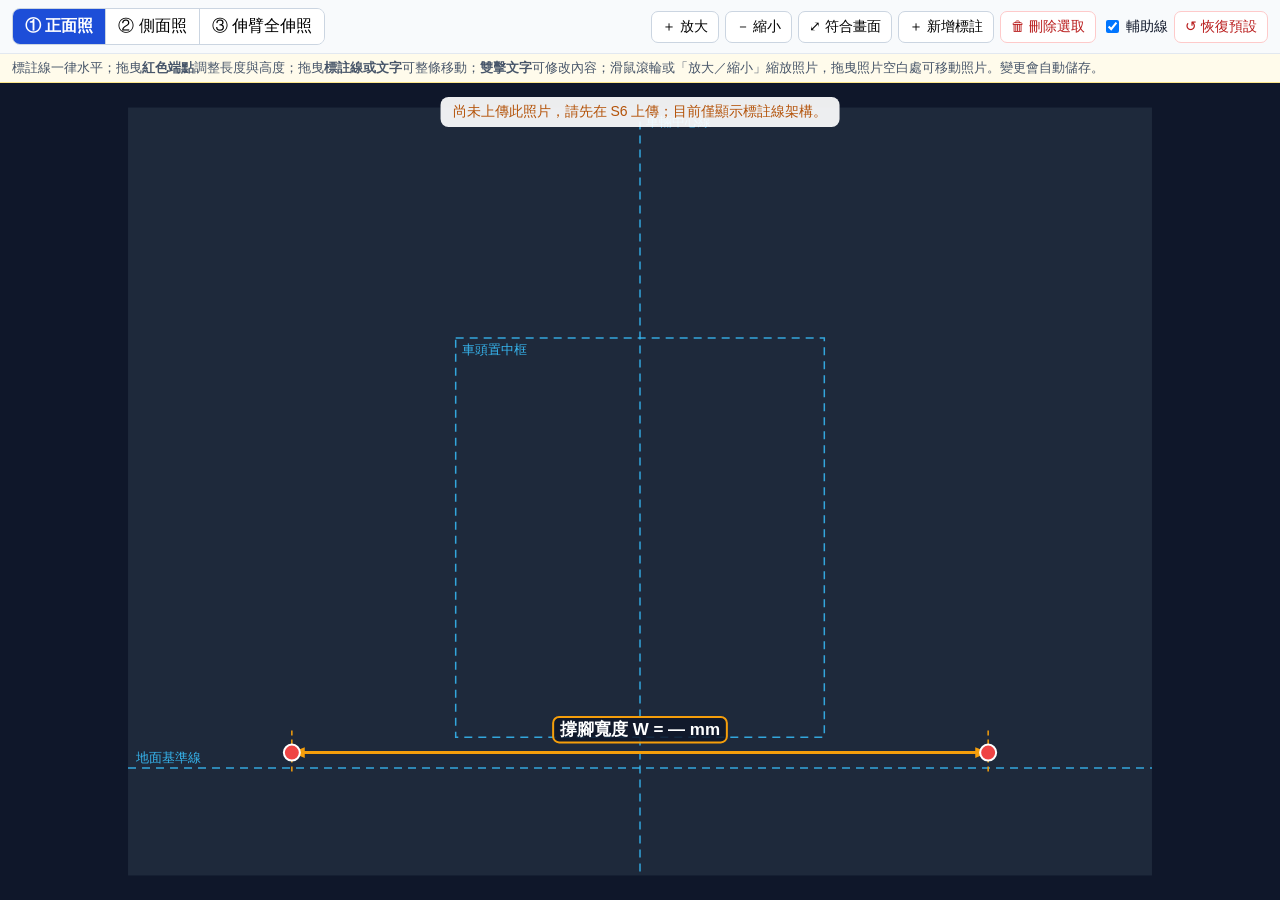
<file: 照片/annotate.html>
<!DOCTYPE html>
<html lang="zh-Hant">
<head>
<script src="../shared/case-bridge.js"></script>
<meta charset="UTF-8">
<meta name="viewport" content="width=device-width, initial-scale=1.0">
<title>照片尺寸標註</title>
<style>
  :root { --bg: #0f172a; --line: #f59e0b; --pt: #ef4444; --guide: #38bdf8; --ink: #0f172a; }
  * { box-sizing: border-box; }
  html, body { margin: 0; height: 100%; font-family: "Microsoft JhengHei", "PingFang TC", "Noto Sans TC", sans-serif; background: #fff; color: var(--ink); }
  body { display: flex; flex-direction: column; }
  .bar { display: flex; flex-wrap: wrap; gap: 8px; align-items: center; padding: 8px 12px; border-bottom: 1px solid #e2e8f0; background: #f8fafc; }
  .tabs { display: flex; border: 1px solid #cbd5e1; border-radius: 8px; overflow: hidden; }
  .tabs button { border: 0; border-right: 1px solid #cbd5e1; background: #fff; padding: 7px 12px; font: inherit; cursor: pointer; }
  .tabs button:last-child { border-right: 0; }
  .tabs button.on { background: #1d4ed8; color: #fff; font-weight: 700; }
  .tools { display: flex; flex-wrap: wrap; gap: 6px; align-items: center; margin-left: auto; }
  .tools button { border: 1px solid #cbd5e1; background: #fff; border-radius: 7px; padding: 6px 10px; font: inherit; font-size: 14px; cursor: pointer; }
  .tools button:hover { background: #eff6ff; }
  .tools button.danger { color: #b91c1c; border-color: #fecaca; }
  .tools label { font-size: 14px; display: flex; align-items: center; gap: 4px; }
  .hint { padding: 5px 12px; font-size: 13px; color: #475569; background: #fffbeb; border-bottom: 1px solid #fde68a; }
  #stage { position: relative; flex: 1; background: var(--bg); overflow: hidden; touch-action: none; }
  #cv { position: absolute; inset: 0; width: 100%; height: 100%; cursor: grab; }
  #cv.dragging { cursor: grabbing; }
  #empty { position: absolute; left: 50%; top: 14px; transform: translateX(-50%); background: rgba(255,255,255,.92); color: #b45309; padding: 6px 12px; border-radius: 8px; font-size: 14px; display: none; }
  #editBox { position: absolute; display: none; z-index: 5; }
  #editBox input { font: inherit; font-size: 15px; padding: 4px 6px; border: 2px solid #1d4ed8; border-radius: 6px; min-width: 260px; }
</style>
</head>
<body>
  <div class="bar">
    <div class="tabs" id="tabs">
      <button data-step="1">① 正面照</button><button data-step="2">② 側面照</button><button data-step="3">③ 伸臂全伸照</button>
    </div>
    <div class="tools">
      <button id="zoomIn" title="放大">＋ 放大</button>
      <button id="zoomOut" title="縮小">－ 縮小</button>
      <button id="fit" title="照片符合畫面">⤢ 符合畫面</button>
      <button id="addAnn" title="新增一條標註線">＋ 新增標註</button>
      <button id="delAnn" class="danger" title="刪除選取的標註">🗑 刪除選取</button>
      <label><input type="checkbox" id="guides" checked> 輔助線</label>
      <button id="reset" class="danger" title="恢復本張照片的預設標註與位置">↺ 恢復預設</button>
    </div>
  </div>
  <div class="hint">標註線一律水平；拖曳<b>紅色端點</b>調整長度與高度；拖曳<b>標註線或文字</b>可整條移動；<b>雙擊文字</b>可修改內容；滑鼠滾輪或「放大／縮小」縮放照片，拖曳照片空白處可移動照片。變更會自動儲存。</div>
  <div id="stage"><canvas id="cv"></canvas><div id="empty">尚未上傳此照片，請先在 S6 上傳；目前僅顯示標註線架構。</div><div id="editBox"><input id="editInput"></div></div>

<script>
(function () {
  const KEY = 'photo_annot_v2', DEF_KEY = 'photo_defaults';
  const qs = new URLSearchParams(location.search);
  const RENDER_ONLY = qs.get('render') === 'all';
  const cv = document.getElementById('cv'), ctx = cv.getContext('2d'), stage = document.getElementById('stage');
  const read = (k) => { try { return JSON.parse(localStorage.getItem(k) || 'null'); } catch (e) { return null; } };
  const defs = read(DEF_KEY) || {};
  const saved = read(KEY) || {};
  const S = { step: Math.min(3, Math.max(1, +qs.get('step') || 1)), img: {}, ann: saved.ann || {}, view: { s: 1, x: 0, y: 0 }, sel: null, drag: null };
  const PH = { w: 1600, h: 1200 };   // 無照片時的版面

  /* ---------- 預設標註（文字由 S2 數值產生） ---------- */
  const fmt = (v) => (v == null || v === '' || isNaN(v)) ? '—' : Number(v).toLocaleString('en-US');
  function autoText(key) {
    if (key === 'W') return '撐腳寬度 W = ' + fmt(defs.w) + ' mm';
    if (key === 'S') return '前輪中心至旋轉中心 S = ' + fmt(defs.s) + ' mm';
    if (key === 'WB') return '軸距 = ' + fmt(defs.wb) + ' mm';
    if (key === 'TOTAL') return '伸臂全伸長度 = ' + fmt((defs.sections || []).reduce((a, b) => a + b, 0)) + ' mm';
    const m = /^SEC(\d+)$/.exec(key || '');
    if (m) return '第 ' + (+m[1] + 1) + ' 節 ' + fmt((defs.sections || [])[+m[1]]) + ' mm';
    return '';
  }
  function defaultAnn(step) {
    const A = (x1, y1, x2, y2, auto) => ({ p1: { x: x1, y: y1 }, p2: { x: x2, y: y2 }, auto, text: autoText(auto) });
    if (step === 1) return [A(0.16, 0.84, 0.84, 0.84, 'W')];
    if (step === 2) return [A(0.20, 0.80, 0.38, 0.80, 'S'), A(0.20, 0.90, 0.72, 0.90, 'WB')];
    return [A(0.10, 0.45, 0.90, 0.45, 'TOTAL')];   // 伸臂全伸只標一條總長
  }
  function annOf(step) {
    if (!Array.isArray(S.ann[step]) || !S.ann[step].length) S.ann[step] = defaultAnn(step);
    // 舊版的伸臂各節標註改為單一全伸標註
    if (step === 3 && S.ann[3].some(a => /^SEC/.test(a.auto || ''))) S.ann[3] = defaultAnn(3);
    // 標註線一律水平
    S.ann[step].forEach(a => { if (a.p2.y !== a.p1.y) a.p2.y = a.p1.y; });
    // 自動文字：依目前 S2 數值更新（使用者改過文字者不變）
    S.ann[step].forEach(a => { if (a.auto) a.text = autoText(a.auto); });
    return S.ann[step];
  }

  /* ---------- 照片 ---------- */
  async function loadImg(step) {
    if (S.img[step] !== undefined) return S.img[step];
    S.img[step] = null;
    try {
      const rec = window.CaseFiles ? await window.CaseFiles.get('photo' + step) : null;
      if (rec && rec.dataUrl) S.img[step] = await new Promise(res => { const i = new Image(); i.onload = () => res(i); i.onerror = () => res(null); i.src = rec.dataUrl; });
    } catch (e) {}
    return S.img[step];
  }
  const dims = () => { const im = S.img[S.step]; return im ? { w: im.naturalWidth, h: im.naturalHeight } : PH; };

  /* ---------- 檢視變換 ---------- */
  function resize() {
    const r = stage.getBoundingClientRect(), dpr = window.devicePixelRatio || 1;
    cv.width = Math.max(1, Math.round(r.width * dpr)); cv.height = Math.max(1, Math.round(r.height * dpr));
    ctx.setTransform(dpr, 0, 0, dpr, 0, 0);
  }
  function fit() {
    const r = stage.getBoundingClientRect(), d = dims();
    const s = Math.min(r.width / d.w, r.height / d.h) * 0.94;
    S.view = { s, x: (r.width - d.w * s) / 2, y: (r.height - d.h * s) / 2 };
  }
  const toScr = (p) => { const d = dims(); return { x: S.view.x + p.x * d.w * S.view.s, y: S.view.y + p.y * d.h * S.view.s }; };
  const toImg = (x, y) => { const d = dims(); return { x: (x - S.view.x) / (d.w * S.view.s), y: (y - S.view.y) / (d.h * S.view.s) }; };

  /* ---------- 繪圖（畫面與輸出共用） ---------- */
  function drawArrow(c, x1, y1, x2, y2, size) {
    const a = Math.atan2(y2 - y1, x2 - x1);
    c.beginPath(); c.moveTo(x2, y2); c.lineTo(x2 - size * Math.cos(a - 0.4), y2 - size * Math.sin(a - 0.4)); c.lineTo(x2 - size * Math.cos(a + 0.4), y2 - size * Math.sin(a + 0.4)); c.closePath(); c.fill();
  }
  function labelRect(c, a, P1, P2, fs) {
    c.font = '700 ' + fs + 'px "Microsoft JhengHei","PingFang TC","Noto Sans TC",sans-serif';
    const w = c.measureText(a.text || ' ').width + fs * 0.8, h = fs * 1.5;
    const mx = (P1.x + P2.x) / 2, my = (P1.y + P2.y) / 2 - h * 0.9;
    return { x: mx - w / 2, y: my - h / 2, w, h, cx: mx, cy: my };
  }
  function drawAnn(c, a, P1, P2, k, selected, showPts) {
    c.save();
    c.lineWidth = 3 * k; c.strokeStyle = c.fillStyle = selected ? '#fde047' : '#f59e0b';
    c.beginPath(); c.moveTo(P1.x, P1.y); c.lineTo(P2.x, P2.y); c.stroke();
    drawArrow(c, P2.x, P2.y, P1.x, P1.y, 14 * k); drawArrow(c, P1.x, P1.y, P2.x, P2.y, 14 * k);
    // 端點引線
    c.lineWidth = 1.5 * k; c.setLineDash([5 * k, 4 * k]);
    [P1, P2].forEach(P => { c.beginPath(); c.moveTo(P.x, P.y - 22 * k); c.lineTo(P.x, P.y + 22 * k); c.stroke(); });
    c.setLineDash([]);
    if (showPts) [P1, P2].forEach(P => { c.fillStyle = '#ef4444'; c.beginPath(); c.arc(P.x, P.y, 8 * k, 0, Math.PI * 2); c.fill(); c.strokeStyle = '#fff'; c.lineWidth = 2 * k; c.stroke(); });
    const R = labelRect(c, a, P1, P2, 17 * k);
    c.fillStyle = 'rgba(15,23,42,.88)'; c.strokeStyle = selected ? '#fde047' : '#f59e0b'; c.lineWidth = 2 * k;
    c.beginPath(); if (c.roundRect) c.roundRect(R.x, R.y, R.w, R.h, 6 * k); else c.rect(R.x, R.y, R.w, R.h); c.fill(); c.stroke();
    c.fillStyle = '#fff'; c.textAlign = 'center'; c.textBaseline = 'middle'; c.fillText(a.text || '', R.cx, R.cy + 1);
    c.restore();
    return R;
  }
  function drawGuides(c, x, y, w, h, k) {
    c.save(); c.strokeStyle = 'rgba(56,189,248,.85)'; c.fillStyle = 'rgba(56,189,248,.95)'; c.lineWidth = 1.5 * k; c.setLineDash([8 * k, 6 * k]);
    c.font = (13 * k) + 'px "Microsoft JhengHei",sans-serif';
    const gy = y + h * (S.step === 3 ? 0.88 : 0.86);
    c.beginPath(); c.moveTo(x, gy); c.lineTo(x + w, gy); c.stroke(); c.fillText('地面基準線', x + 8 * k, gy - 6 * k);
    if (S.step === 1) {
      c.beginPath(); c.moveTo(x + w / 2, y); c.lineTo(x + w / 2, y + h); c.stroke(); c.fillText('車輛中心線', x + w / 2 + 6 * k, y + 18 * k);
      c.strokeRect(x + w * 0.32, y + h * 0.30, w * 0.36, h * 0.52); c.fillText('車頭置中框', x + w * 0.32 + 6 * k, y + h * 0.30 + 16 * k);
    } else if (S.step === 2) {
      c.beginPath(); c.moveTo(x + w * 0.20, y + h * 0.35); c.lineTo(x + w * 0.20, gy); c.stroke(); c.fillText('前輪中心', x + w * 0.20 + 6 * k, y + h * 0.35);
      c.beginPath(); c.moveTo(x + w * 0.38, y + h * 0.20); c.lineTo(x + w * 0.38, gy); c.stroke(); c.fillText('旋轉中心', x + w * 0.38 + 6 * k, y + h * 0.20);
    } else {
      c.beginPath(); c.moveTo(x, y + h * 0.45); c.lineTo(x + w, y + h * 0.45); c.stroke(); c.fillText('伸臂水平基準', x + 8 * k, y + h * 0.45 - 6 * k);
    }
    c.restore();
  }
  let rects = [];
  function draw() {
    const r = stage.getBoundingClientRect(), d = dims(), im = S.img[S.step];
    ctx.clearRect(0, 0, r.width, r.height);
    const w = d.w * S.view.s, h = d.h * S.view.s;
    if (im) ctx.drawImage(im, S.view.x, S.view.y, w, h);
    else { ctx.fillStyle = '#1e293b'; ctx.fillRect(S.view.x, S.view.y, w, h); }
    if (document.getElementById('guides').checked) drawGuides(ctx, S.view.x, S.view.y, w, h, 1);
    rects = annOf(S.step).map((a, i) => drawAnn(ctx, a, toScr(a.p1), toScr(a.p2), 1, S.sel === i, true));
    document.getElementById('empty').style.display = im ? 'none' : 'block';
    document.querySelectorAll('#tabs button').forEach(b => b.classList.toggle('on', +b.dataset.step === S.step));
  }

  /* ---------- 輸出標註圖（供 PDF） ---------- */
  function renderAnnotated(step) {
    const im = S.img[step]; if (!im) return null;
    // 輸出寬度固定在 1400～2000px（小照片放大），文字比例與編輯畫面一致
    const nw = im.naturalWidth, nh = im.naturalHeight, tw = Math.min(2000, Math.max(1400, nw));
    const W = Math.round(tw), H = Math.round(nh * tw / nw);
    const c = document.createElement('canvas'); c.width = W; c.height = H; const g = c.getContext('2d');
    g.drawImage(im, 0, 0, W, H);
    const k = W / 900;
    annOf(step).forEach(a => drawAnn(g, a, { x: a.p1.x * W, y: a.p1.y * H }, { x: a.p2.x * W, y: a.p2.y * H }, k, false, false));
    return c.toDataURL('image/jpeg', 0.88);
  }

  /* ---------- 儲存 ---------- */
  let tSave = null;
  function save() {
    clearTimeout(tSave);
    tSave = setTimeout(() => {
      try { localStorage.setItem(KEY, JSON.stringify({ ann: S.ann, savedAt: new Date().toISOString() })); } catch (e) {}
      const url = renderAnnotated(S.step);
      if (url && window.CaseFiles) window.CaseFiles.put('annot' + S.step, '標註照片' + S.step + '.jpg', 'image/jpeg', url).catch(() => {});
    }, 400);
  }

  /* ---------- 操作 ---------- */
  const pos = (e) => { const r = cv.getBoundingClientRect(); return { x: e.clientX - r.left, y: e.clientY - r.top }; };
  function hit(p) {
    const list = annOf(S.step);
    for (let i = list.length - 1; i >= 0; i--) {
      const a = list[i], P1 = toScr(a.p1), P2 = toScr(a.p2);
      if (Math.hypot(p.x - P1.x, p.y - P1.y) < 13) return { i, part: 'p1' };
      if (Math.hypot(p.x - P2.x, p.y - P2.y) < 13) return { i, part: 'p2' };
    }
    for (let i = list.length - 1; i >= 0; i--) {
      const R = rects[i]; if (R && p.x >= R.x && p.x <= R.x + R.w && p.y >= R.y && p.y <= R.y + R.h) return { i, part: 'label' };
      const a = list[i], P1 = toScr(a.p1), P2 = toScr(a.p2), L = Math.hypot(P2.x - P1.x, P2.y - P1.y) || 1;
      const t = Math.max(0, Math.min(1, ((p.x - P1.x) * (P2.x - P1.x) + (p.y - P1.y) * (P2.y - P1.y)) / (L * L)));
      if (Math.hypot(p.x - (P1.x + t * (P2.x - P1.x)), p.y - (P1.y + t * (P2.y - P1.y))) < 8) return { i, part: 'line' };
    }
    return null;
  }
  cv.addEventListener('pointerdown', (e) => {
    hideEdit();
    const p = pos(e), h = hit(p); cv.setPointerCapture(e.pointerId); cv.classList.add('dragging');
    if (h) { S.sel = h.i; const a = annOf(S.step)[h.i]; S.drag = { kind: h.part, start: p, p1: { ...a.p1 }, p2: { ...a.p2 } }; }
    else { S.sel = null; S.drag = { kind: 'pan', start: p, vx: S.view.x, vy: S.view.y }; }
    draw();
  });
  cv.addEventListener('pointermove', (e) => {
    if (!S.drag) { const h = hit(pos(e)); cv.style.cursor = h ? (h.part === 'p1' || h.part === 'p2' ? 'crosshair' : 'move') : 'grab'; return; }
    const p = pos(e), D = S.drag;
    if (D.kind === 'pan') { S.view.x = D.vx + p.x - D.start.x; S.view.y = D.vy + p.y - D.start.y; }
    else {
      const a = annOf(S.step)[S.sel], d = dims(), dx = (p.x - D.start.x) / (d.w * S.view.s), dy = (p.y - D.start.y) / (d.h * S.view.s);
      // 標註線維持水平：拖端點時左右移動該端點、上下移動整條線
      if (D.kind === 'p1') { a.p1 = { x: D.p1.x + dx, y: D.p1.y + dy }; a.p2 = { x: D.p2.x, y: D.p1.y + dy }; }
      else if (D.kind === 'p2') { a.p2 = { x: D.p2.x + dx, y: D.p2.y + dy }; a.p1 = { x: D.p1.x, y: D.p2.y + dy }; }
      else { a.p1 = { x: D.p1.x + dx, y: D.p1.y + dy }; a.p2 = { x: D.p2.x + dx, y: D.p2.y + dy }; }
      D.moved = true;
    }
    draw();
  });
  const up = () => { if (S.drag && S.drag.moved) save(); S.drag = null; cv.classList.remove('dragging'); };
  cv.addEventListener('pointerup', up); cv.addEventListener('pointercancel', up);
  cv.addEventListener('wheel', (e) => { e.preventDefault(); zoomAt(pos(e), e.deltaY < 0 ? 1.15 : 1 / 1.15); }, { passive: false });
  function zoomAt(p, f) {
    const s2 = Math.min(20, Math.max(0.05, S.view.s * f)), r = s2 / S.view.s;
    S.view = { s: s2, x: p.x - (p.x - S.view.x) * r, y: p.y - (p.y - S.view.y) * r }; draw();
  }
  const center = () => { const r = stage.getBoundingClientRect(); return { x: r.width / 2, y: r.height / 2 }; };
  document.getElementById('zoomIn').onclick = () => zoomAt(center(), 1.25);
  document.getElementById('zoomOut').onclick = () => zoomAt(center(), 1 / 1.25);
  document.getElementById('fit').onclick = () => { fit(); draw(); };
  document.getElementById('guides').onchange = draw;

  // 雙擊文字：直接修改標註內容
  const editBox = document.getElementById('editBox'), editInput = document.getElementById('editInput');
  let editIdx = null;
  function hideEdit(commit) {
    if (editIdx == null) return;
    if (commit) { const a = annOf(S.step)[editIdx]; const v = editInput.value.trim(); if (v && v !== a.text) { a.text = v; a.auto = null; save(); } }
    editIdx = null; editBox.style.display = 'none'; draw();
  }
  cv.addEventListener('dblclick', (e) => {
    const h = hit(pos(e)); if (!h) return;
    const R = rects[h.i]; editIdx = h.i; S.sel = h.i;
    editInput.value = annOf(S.step)[h.i].text || '';
    editBox.style.left = Math.max(4, R.x) + 'px'; editBox.style.top = Math.max(4, R.y) + 'px'; editBox.style.display = 'block';
    editInput.focus(); editInput.select();
  });
  editInput.addEventListener('keydown', (e) => { if (e.key === 'Enter') hideEdit(true); if (e.key === 'Escape') hideEdit(false); });
  editInput.addEventListener('blur', () => hideEdit(true));

  document.getElementById('addAnn').onclick = () => {
    const c = toImg(center().x, center().y);
    annOf(S.step).push({ p1: { x: c.x - 0.15, y: c.y }, p2: { x: c.x + 0.15, y: c.y }, auto: null, text: '標註（雙擊修改文字）' });
    S.sel = annOf(S.step).length - 1; save(); draw();
  };
  document.getElementById('delAnn').onclick = () => {
    if (S.sel == null) return alert('請先點選要刪除的標註線。');
    annOf(S.step).splice(S.sel, 1); S.sel = null; save(); draw();
  };
  document.getElementById('reset').onclick = () => {
    if (!confirm('恢復本張照片的預設標註（位置與文字），並讓照片符合畫面？')) return;
    S.ann[S.step] = defaultAnn(S.step); S.sel = null; fit(); save(); draw();
  };
  document.querySelectorAll('#tabs button').forEach(b => b.onclick = async () => {
    hideEdit(true); S.step = +b.dataset.step; S.sel = null; await loadImg(S.step); fit(); draw();
  });
  window.addEventListener('resize', () => { resize(); fit(); draw(); });

  /* ---------- 啟動 ---------- */
  async function init() {
    if (RENDER_ONLY) {   // 供產出 PDF：輸出三張標註圖
      const out = {};
      for (const st of [1, 2, 3]) { await loadImg(st); out[st] = { url: renderAnnotated(st), texts: annOf(st).map(a => a.text) }; }
      window.__annotOut = out; window.__annotDone = true; return;
    }
    await loadImg(S.step); resize(); fit(); draw();
    [1, 2, 3].filter(s => s !== S.step).forEach(s => loadImg(s));
  }
  window.__annotState = S;   // 供除錯／測試
  init();
})();
</script>
</body>
</html>
</file>
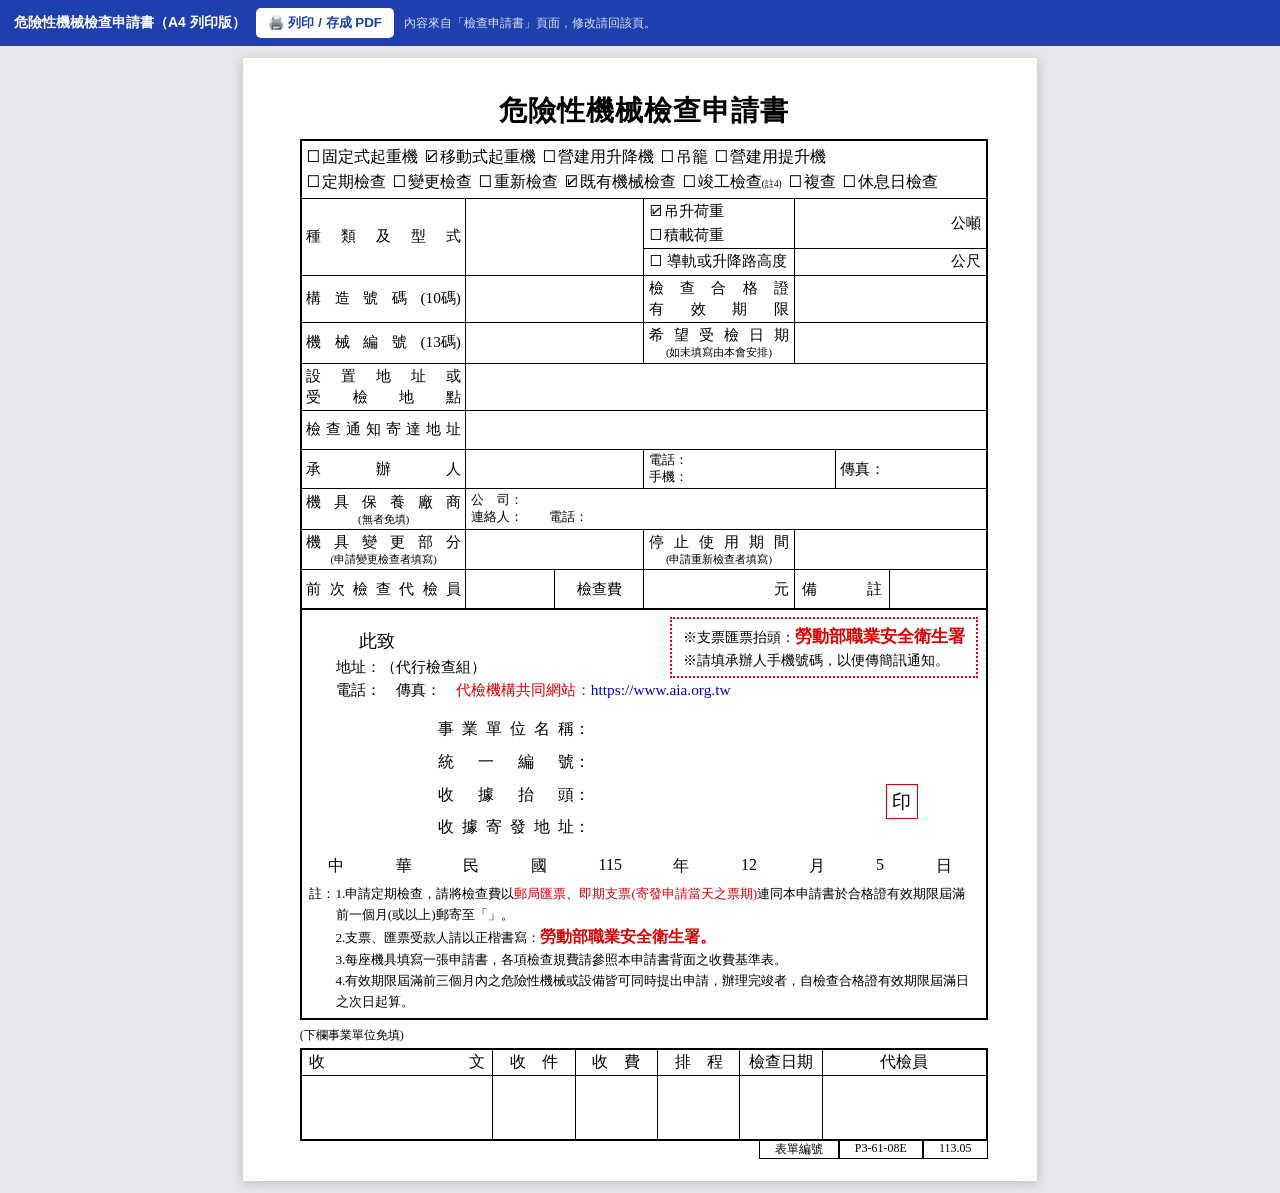
<file: 申請書/print.html>
<!DOCTYPE html>
<html lang="zh-TW">
<head>
<script src="../shared/case-bridge.js?v=20261010y"></script>
<meta charset="UTF-8">
<meta name="viewport" content="width=device-width, initial-scale=1.0">
<title>危險性機械檢查申請書（列印版）</title>
<script src="../shared/tw-zip.js"></script>
<style>
  @page { size: A4 portrait; margin: 0; }
  * { box-sizing: border-box; }
  html, body { margin: 0; background: #e5e7eb; }
  body { font-family: "PMingLiU", "MingLiU", "新細明體", "Noto Serif TC", serif; color: #000; }
  .toolbar { position: sticky; top: 0; background: #1e40af; color: #fff; padding: 8px 14px; display: flex; gap: 10px; align-items: center; font-family: "Microsoft JhengHei", sans-serif; font-size: 14px; z-index: 5; }
  .toolbar button { background: #fff; color: #1e40af; border: 0; border-radius: 5px; padding: 6px 12px; font-weight: 700; cursor: pointer; font-family: inherit; }
  .a4 { width: 210mm; height: 297mm; margin: 12px auto; background: #fff; padding: 7mm 13mm 6mm 15mm; box-shadow: 0 2px 10px rgba(0,0,0,.2); display: flex; flex-direction: column; overflow: hidden; }
  h1 { font-family: "DFKai-SB", "BiauKai", "標楷體", "Microsoft JhengHei", serif; text-align: center; font-size: 21pt; margin: 2mm 0 2.5mm; letter-spacing: 1px; font-weight: 700; }
  .frame { border: 2.2pt solid #000; flex: 1; display: flex; flex-direction: column; }
  .kinds { padding: 1mm 1mm; font-size: 11.8pt; line-height: 1.55; border-bottom: 1pt solid #000; letter-spacing: 0; }
  .kinds .g { white-space: nowrap; margin-right: 1.6mm; }
  .kinds small { font-size: 7pt; }
  table.f { width: 100%; border-collapse: collapse; table-layout: fixed; font-size: 11.5pt; }
  table.f td { border: 1pt solid #000; padding: .6mm 1.2mm; vertical-align: middle; height: 10.2mm; }
  table.f tr:first-child td { border-top: 0; }
  table.f td:first-child { border-left: 0; }
  table.f td:last-child { border-right: 0; }
  .lbl { white-space: nowrap; }
  .jl { display: flex; justify-content: space-between; }
  .jl i { font-style: normal; }
  .lbl small { display: block; font-size: 8pt; text-align: center; letter-spacing: 0; }
  .small { font-size: 9.5pt; }
  .r { text-align: right; }
  .c { text-align: center; }
  .u { text-decoration: underline; }
  .sub td { height: 6.6mm !important; }
  .dash { border-bottom: 1pt dashed #000 !important; }
  .chk { font-size: 11pt; }
  .tail { flex: 1; display: flex; flex-direction: column; padding: 2mm 2mm 1.5mm 2mm; border-top: 1pt solid #000; font-size: 12pt; position: relative; }
  .to { margin: 3mm 0 0 13mm; font-size: 13.5pt; }
  .ag { font-size: 13pt; margin: .8mm 0 0 5mm; }
  .ag2 { font-size: 11.5pt; margin-left: 7mm; line-height: 1.5; }
  .ag2 .red { color: #d00; }
  .ag2 a { color: #00c; }
  .notice { position: absolute; right: 2mm; top: 2mm; border: 1.6pt dotted #d00; padding: 1.2mm 3mm; font-size: 10.5pt; line-height: 1.5; }
  .notice b { color: #d00; font-size: 13pt; }
  .notice .red { color: #d00; }
  .co { margin: 3mm 0 0 34mm; font-size: 12pt; line-height: 2.05; }
  .co > div { display: flex; }
  .co span.k { display: inline-flex; justify-content: space-between; width: 36mm; }
  .co span.k i { font-style: normal; }
  .seal { position: absolute; right: 18mm; top: 46mm; border: 1pt solid #d00; color: #000; padding: 1mm 1.4mm; font-size: 14pt; }
  .date { display: flex; justify-content: space-between; margin: 3mm 7mm 2mm 5mm; font-size: 12pt; }
  .notes { font-size: 10pt; line-height: 1.55; margin-top: auto; }
  .notes .red { color: #d00; }
  .notes b.red { font-size: 12pt; }
  .notes div { padding-left: 7mm; text-indent: -7mm; }
  .free { font-size: 9pt; margin: 2mm 0 1mm; }
  table.recv { width: 100%; border-collapse: collapse; table-layout: fixed; font-size: 12pt; border: 2.2pt solid #000; border-bottom-width: 2.2pt; }
  table.recv td { border: 1pt solid #000; text-align: center; height: 7mm; }
  table.recv tr.big td { height: 17mm; }
  .formno { display: flex; justify-content: flex-end; font-size: 9pt; font-family: "Times New Roman", serif; }
  .formno span { border: .8pt solid #000; border-top: 0; padding: 0 4mm; }
  @media print { html, body { background: #fff; } .toolbar { display: none; } .a4 { margin: 0; box-shadow: none; } }
</style>
</head>
<body>
<div class="toolbar"><b>危險性機械檢查申請書（A4 列印版）</b><button onclick="window.print()">🖨️ 列印 / 存成 PDF</button><span style="font-size:12px;opacity:.85">內容來自「檢查申請書」頁面，修改請回該頁。</span></div>
<div class="a4" id="sheet"></div>
<script>
(function () {
  let d = null; try { d = JSON.parse(localStorage.getItem('apply_form_draft') || 'null'); } catch (e) {}
  const v = (d && d.values) || {}, ck = (d && d.checked) || {};
  const e = (s) => String(s == null ? '' : s).replace(/[&<>]/g, c => ({ '&': '&amp;', '<': '&lt;', '>': '&gt;' }[c]));
  const g = (k) => e(v[k] || '');
  const box = (on) => on ? '☑' : '☐';
  const J = (t) => '<span class="jl">' + (t.match(/\([^)]*\)|./g) || []).map(x => '<i>' + x + '</i>').join('') + '</span>';
  const roc = (y, m, dd) => (v[y] || v[m] || v[dd]) ? `${e(v[y])} 年 ${e(v[m])} 月 ${e(v[dd])} 日` : '';
  const county = v.addr_county || (window.TW_ZIP ? TW_ZIP.countyFromAddress(v.address || '') : '');
  const A = (window.TW_ZIP && TW_ZIP.agencyFor(county)) || { name: '', address: '', tel: '', fax: '' };
  const mt = v.machineType || 'm2';
  const now = new Date();
  document.getElementById('sheet').innerHTML = `
  <h1>危險性機械檢查申請書</h1>
  <div class="frame">
    <div class="kinds">
      <span class="g">${box(mt === 'm1')}固定式起重機</span><span class="g">${box(mt === 'm2')}移動式起重機</span><span class="g">${box(mt === 'm3')}營建用升降機</span><span class="g">${box(mt === 'm4')}吊籠</span><span class="g">${box(mt === 'm5')}營建用提升機</span><br>
      <span class="g">${box(ck.t1)}定期檢查</span><span class="g">${box(ck.t2)}變更檢查</span><span class="g">${box(ck.t3)}重新檢查</span><span class="g">${box(ck.t4 !== false)}既有機械檢查</span><span class="g">${box(ck.t5)}竣工檢查<small>(註4)</small></span><span class="g">${box(ck.t6)}複查</span><span class="g">${box(ck.t7)}休息日檢查</span>
    </div>
    <table class="f">
      <colgroup><col style="width:24%"><col style="width:13%"><col style="width:13%"><col style="width:12%"><col style="width:10%"><col style="width:6%"><col style="width:8%"><col style="width:14%"></colgroup>
      <tr class="sub"><td class="lbl" rowspan="3">${J('種類及型式')}</td><td colspan="2" rowspan="3">${g('type_model')}</td>
        <td colspan="2" class="chk" style="border-bottom:0">☑吊升荷重</td><td colspan="3" rowspan="2" class="r dash">${g('load')} 公噸</td></tr>
      <tr class="sub"><td colspan="2" class="chk" style="border-top:0">☐積載荷重</td></tr>
      <tr class="sub"><td colspan="2" class="chk small">☐ 導軌或升降路高度</td><td colspan="3" class="r">${g('height')} 公尺</td></tr>
      <tr><td class="lbl">${J('構造號碼(10碼)')}</td><td colspan="2">${g('structure_no')}</td><td colspan="2" class="lbl">${J('檢查合格證')}${J('有效期限')}</td><td colspan="3"></td></tr>
      <tr><td class="lbl">${J('機械編號(13碼)')}</td><td colspan="2">${g('machine_no')}</td><td colspan="2" class="lbl">${J('希望受檢日期')}<small>(如未填寫由本會安排)</small></td><td colspan="3">${roc('req_y', 'req_m', 'req_d')}</td></tr>
      <tr><td class="lbl">${J('設置地址或')}${J('受檢地點')}</td><td colspan="7">${g('address')}</td></tr>
      <tr><td class="lbl">${J('檢查通知寄達地址')}</td><td colspan="7">${g('mail_address')}</td></tr>
      <tr><td class="lbl">${J('承辦人')}</td><td colspan="2">${g('contact')}</td><td colspan="3" class="small">電話：${g('tel')}<br>手機：${g('mobile')}</td><td colspan="2">傳真：${g('fax')}</td></tr>
      <tr><td class="lbl">${J('機具保養廠商')}<small>(無者免填)</small></td><td colspan="7" class="small">公　司：${g('maintenance_comp')}<br>連絡人：${g('maintenance_contact')}　　電話：${g('maintenance_tel')}</td></tr>
      <tr><td class="lbl">${J('機具變更部分')}<small>(申請變更檢查者填寫)</small></td><td colspan="2">${g('changed_parts')}</td><td colspan="2" class="lbl">${J('停止使用期間')}<small>(申請重新檢查者填寫)</small></td><td colspan="3"></td></tr>
      <tr><td class="lbl">${J('前次檢查代檢員')}</td><td>${g('prev_inspector')}</td><td class="c">檢查費</td><td colspan="2" class="r">${g('fee')} 元</td><td colspan="2" class="lbl" style="padding:0 2mm">${J('備註')}</td><td>${g('note')}</td></tr>
    </table>
    <div class="tail">
      <div class="notice">※支票匯票抬頭：<b>勞動部職業安全衛生署</b><br>※請填承辦人手機號碼，以便傳簡訊通知。</div>
      <div class="to">此致</div>
      <div class="ag">${e(A.name)}</div>
      <div class="ag2">地址：${e(A.address)}（代行檢查組）<br>電話：${e(A.tel)}　傳真：${e(A.fax)}　<span class="red">代檢機構共同網站：</span><a>https://www.aia.org.tw</a></div>
      <div class="co">
        <div><span class="k"><i>事</i><i>業</i><i>單</i><i>位</i><i>名</i><i>稱</i></span>：${g('company')}</div>
        <div><span class="k"><i>統</i><i>一</i><i>編</i><i>號</i></span>：${g('tax_id')}</div>
        <div><span class="k"><i>收</i><i>據</i><i>抬</i><i>頭</i></span>：${g('receipt_title')}</div>
        <div><span class="k"><i>收</i><i>據</i><i>寄</i><i>發</i><i>地</i><i>址</i></span>：${g('receipt_address')}</div>
      </div>
      <div class="seal">印</div>
      <div class="date"><span>中</span><span>華</span><span>民</span><span>國</span><span>${now.getFullYear() - 1911}</span><span>年</span><span>${now.getMonth() + 1}</span><span>月</span><span>${now.getDate()}</span><span>日</span></div>
      <div class="notes">
        <div>註：1.申請定期檢查，請將檢查費以<span class="red">郵局匯票</span>、<span class="red">即期支票(寄發申請當天之票期)</span>連同本申請書於合格證有效期限屆滿前一個月(或以上)郵寄至「${e(A.name)}」。</div>
        <div>　　2.支票、匯票受款人請以正楷書寫：<b class="red">勞動部職業安全衛生署。</b></div>
        <div>　　3.每座機具填寫一張申請書，各項檢查規費請參照本申請書背面之收費基準表。</div>
        <div>　　4.有效期限屆滿前三個月內之危險性機械或設備皆可同時提出申請，辦理完竣者，自檢查合格證有效期限屆滿日之次日起算。</div>
      </div>
    </div>
  </div>
  <div class="free">(下欄事業單位免填)</div>
  <table class="recv"><colgroup><col style="width:28%"><col style="width:12%"><col style="width:12%"><col style="width:12%"><col style="width:12%"><col style="width:24%"></colgroup>
    <tr><td style="text-align:justify;text-align-last:justify;padding:0 2mm">收文</td><td>收　件</td><td>收　費</td><td>排　程</td><td>檢查日期</td><td>代檢員</td></tr>
    <tr class="big"><td></td><td></td><td></td><td></td><td></td><td></td></tr></table>
  <div class="formno"><span>表單編號</span><span>P3-61-08E</span><span>113.05</span></div>`;
})();
</script>
</body>
</html>
</file>
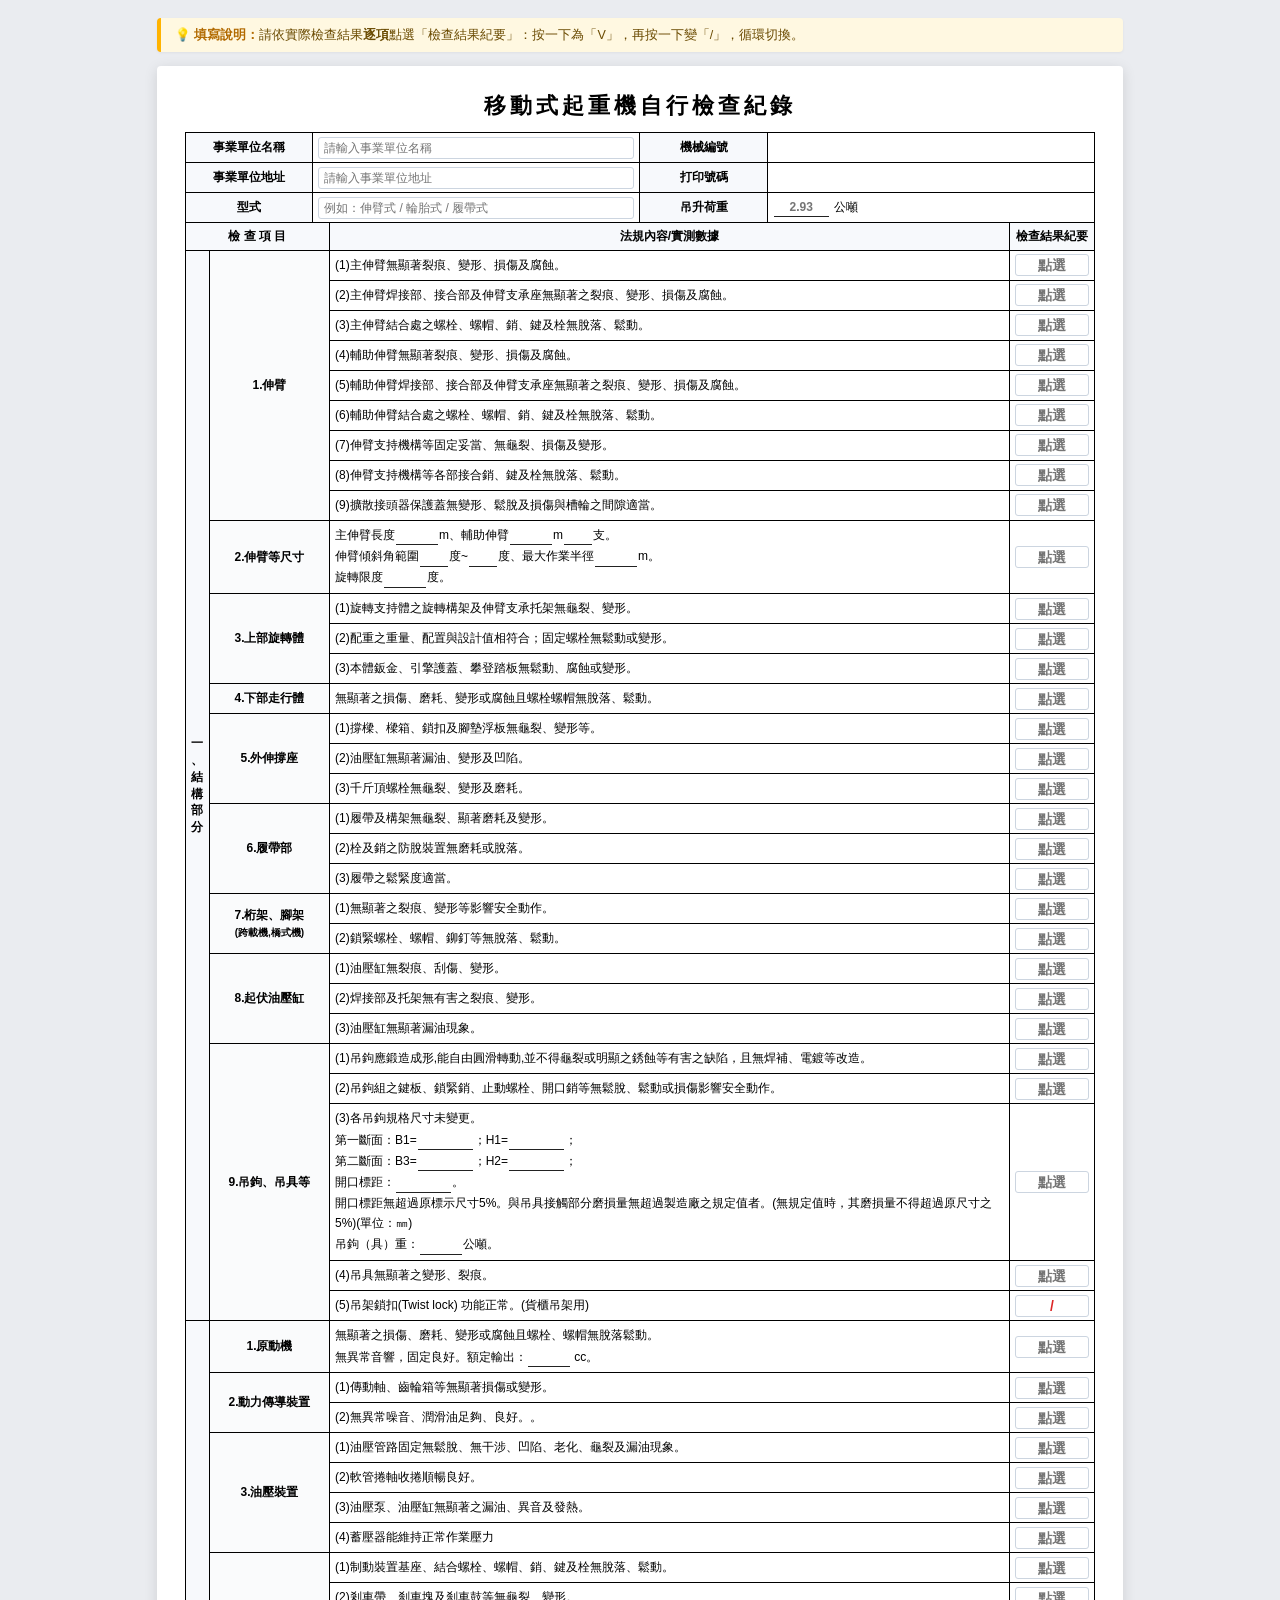
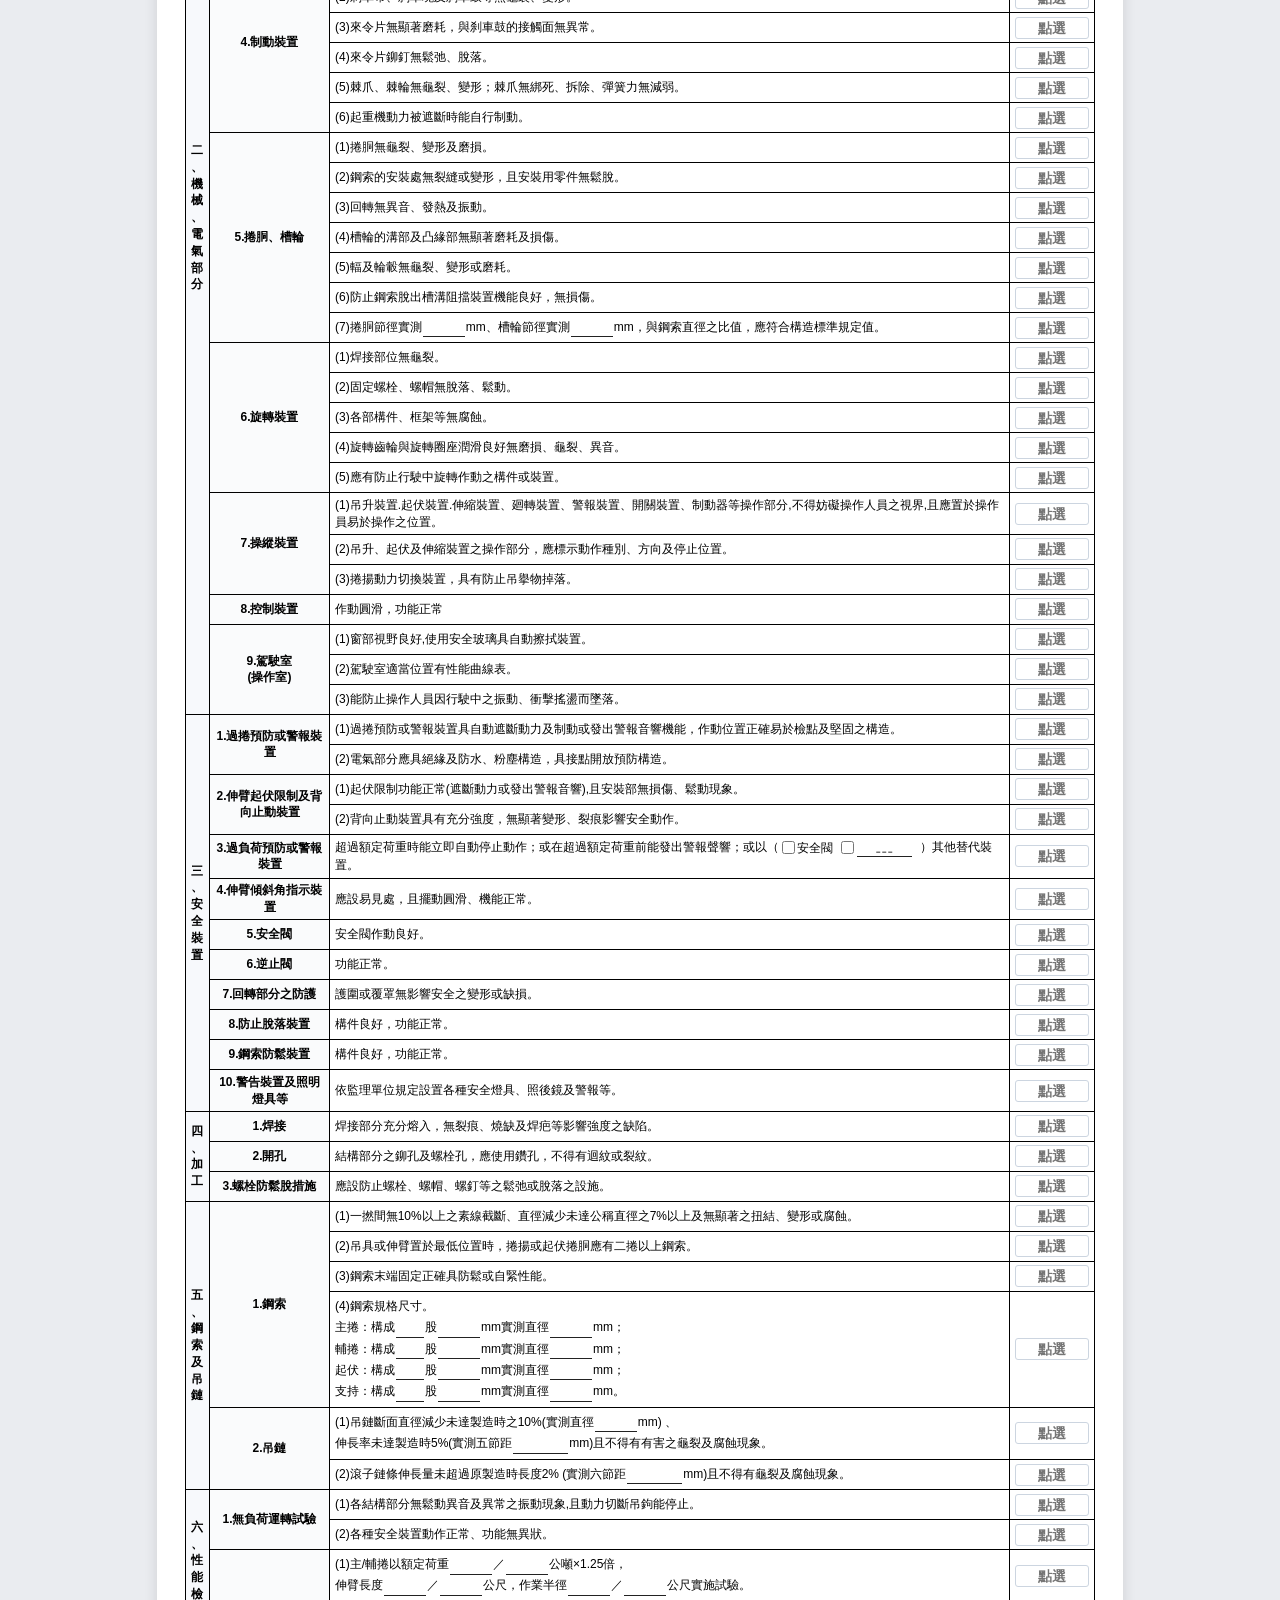
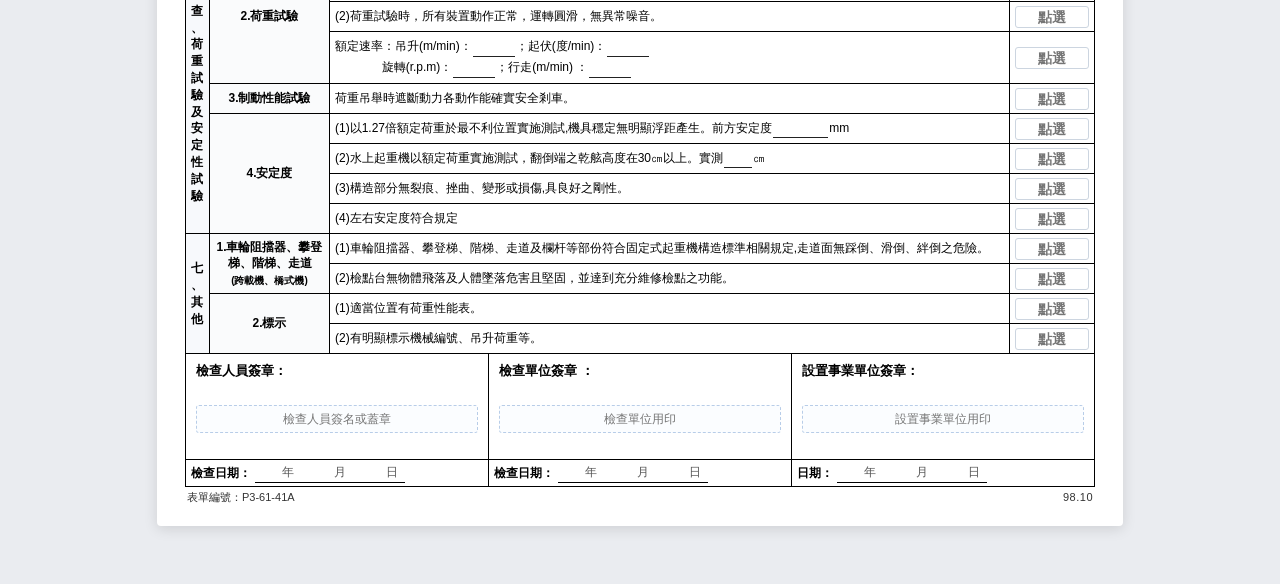
<file: 自行檢查紀錄表/移動式起重機自行檢查紀錄.html>
<!DOCTYPE html>
<html lang="zh-Hant">
<head>
  <script src="../shared/case-bridge.js?v=20261010y"></script>
<meta charset="UTF-8">
<meta name="viewport" content="width=device-width, initial-scale=1.0">
<title>移動式起重機自行檢查紀錄</title>
<style>
  :root {
    --primary-color: #1a4fa0;
    --primary-dark: #0f3570;
    --primary-light: #e9eef7;
    --text-color: #000000;
    --border-color: #000000;
    --bg-page: #eaecf0;
    --card-bg: #ffffff;
    --accent-yellow: #ffc107;
  }

  * {
    box-sizing: border-box;
  }

  body {
    font-family: "Microsoft JhengHei", "PingFang TC", "Noto Sans TC", "PMingLiU", -apple-system, BlinkMacSystemFont, "Segoe UI", Roboto, sans-serif;
    margin: 0;
    padding: 0;
    background-color: var(--bg-page);
    color: var(--text-color);
    font-size: 13px;
    line-height: 1.45;
  }

  /* ===== 頂部工具列 (螢幕顯示，列印時隱藏) ===== */
  .toolbar {
    position: sticky;
    top: 0;
    z-index: 1000;
    background: linear-gradient(135deg, #1a4fa0, #0d2b5c);
    color: #ffffff;
    padding: 10px 18px;
    display: flex;
    justify-content: space-between;
    align-items: center;
    flex-wrap: wrap;
    gap: 10px;
    box-shadow: 0 2px 10px rgba(0,0,0,0.25);
  }

  .toolbar-title {
    display: flex;
    align-items: center;
    gap: 8px;
    font-size: 16px;
    font-weight: bold;
    letter-spacing: 1px;
  }

  .toolbar-badge {
    background: rgba(255,255,255,0.22);
    font-size: 11px;
    padding: 2px 8px;
    border-radius: 12px;
    font-weight: normal;
  }

  .toolbar-buttons {
    display: flex;
    gap: 6px;
    flex-wrap: wrap;
    align-items: center;
  }

  .btn {
    display: inline-flex;
    align-items: center;
    gap: 4px;
    background: #ffffff;
    color: var(--primary-color);
    border: none;
    border-radius: 4px;
    padding: 6px 12px;
    font-size: 12.5px;
    font-weight: 600;
    cursor: pointer;
    transition: all 0.2s ease;
    font-family: inherit;
    box-shadow: 0 1px 3px rgba(0,0,0,0.15);
    user-select: none;
  }

  .btn:hover {
    background: #dbe6fb;
    transform: translateY(-1px);
    box-shadow: 0 2px 5px rgba(0,0,0,0.2);
  }

  .btn:active {
    transform: translateY(0);
  }

  .btn-primary {
    background: #ffcc00;
    color: #3e2e00;
  }
  .btn-primary:hover {
    background: #ffdb4d;
  }

  .btn-success {
    background: #4caf50;
    color: #ffffff;
  }
  .btn-success:hover {
    background: #5cbf60;
  }

  .btn-danger {
    background: #f44336;
    color: #ffffff;
  }
  .btn-danger:hover {
    background: #e57373;
  }

  .btn-outline {
    background: rgba(255,255,255,0.15);
    color: #ffffff;
    border: 1px solid rgba(255,255,255,0.4);
  }
  .btn-outline:hover {
    background: rgba(255,255,255,0.3);
  }

  .status-toast {
    font-size: 12px;
    color: #a3e635;
    margin-left: 6px;
    transition: opacity 0.3s;
    font-weight: normal;
  }

  /* ===== 主容器 ===== */
  .container {
    max-width: 990px;
    margin: 18px auto;
    padding: 0 12px 40px;
  }

  .notice-banner {
    background: #fff8e1;
    border-left: 4px solid #ffb300;
    padding: 8px 14px;
    margin-bottom: 14px;
    border-radius: 4px;
    font-size: 12.5px;
    color: #6a4a00;
    display: flex;
    align-items: center;
    justify-content: space-between;
    flex-wrap: wrap;
    gap: 8px;
    box-shadow: 0 1px 3px rgba(0,0,0,0.05);
  }

  .notice-banner strong {
    color: #b26a00;
  }

  .batch-chips {
    display: flex;
    gap: 6px;
    align-items: center;
    flex-wrap: wrap;
  }

  .chip-btn {
    background: #ffffff;
    border: 1px solid #d4a017;
    color: #8c5b00;
    padding: 2px 8px;
    border-radius: 12px;
    font-size: 11.5px;
    cursor: pointer;
    transition: all 0.15s;
    font-weight: 500;
  }
  .chip-btn:hover {
    background: #ffe082;
    color: #4e3400;
  }

  /* ===== 表單頁面 ===== */
  .form-page {
    background: #ffffff;
    padding: 24px 28px 20px;
    box-shadow: 0 3px 14px rgba(0,0,0,0.12);
    border-radius: 4px;
    box-sizing: border-box;
    width: 100%;
    margin: 0 auto;
  }

  /* 標題 */
  .doc-header {
    text-align: center;
    margin-bottom: 10px;
    position: relative;
  }

  .doc-title {
    font-size: 22px;
    font-weight: bold;
    letter-spacing: 4px;
    margin: 0 0 4px 0;
    color: #000000;
  }

  /* ===== 表格樣式 ===== */
  table.sheet-table {
    width: 100%;
    border-collapse: collapse;
    margin-bottom: -1px;
    border: 1.5px solid #000000;
  }

  table.sheet-table + table.sheet-table {
    border-top: none;
  }

  table.sheet-table th,
  table.sheet-table td {
    border: 1px solid #000000;
    padding: 3.5px 5px;
    font-size: 12px;
    vertical-align: middle;
    line-height: 1.4;
  }

  .th-label {
    background-color: #f7f9fc;
    font-weight: 600;
    text-align: center;
    color: #000000;
    white-space: nowrap;
  }

  .v-header {
    width: 24px;
    text-align: center;
    font-weight: bold;
    background-color: #f7f9fc;
    line-height: 1.3;
    padding: 4px 2px;
    letter-spacing: 1px;
    word-break: break-all;
    vertical-align: middle;
  }

  .sub-category {
    font-weight: 600;
    background-color: #fafbfc;
    width: 120px;
    min-width: 110px;
    text-align: center;
    vertical-align: middle;
    padding: 3px 3px;
  }

  .desc-cell {
    vertical-align: middle;
    line-height: 1.65;
  }

  .desc-p {
    margin: 1.5px 0;
    line-height: 1.65;
  }

  .nowrap-line {
    white-space: nowrap;
  }

  .result-col {
    width: 85px;
    min-width: 80px;
    text-align: center;
    vertical-align: middle;
    padding: 2px 3px;
  }

  /* ===== 基本欄位輸入框 (全寬) ===== */
  .full-input {
    width: 100%;
    border: 1px solid #ccd5e0;
    background: #ffffff;
    padding: 3px 5px;
    font-size: 12px;
    font-family: inherit;
    color: #002266;
    font-weight: 500;
    outline: none;
    box-sizing: border-box;
    border-radius: 3px;
    transition: all 0.15s;
  }

  .full-input:hover {
    border-color: #8da4c4;
    background-color: #fcfdff;
  }

  .full-input:focus {
    border-color: #1a4fa0;
    background-color: #f0f6ff;
    box-shadow: 0 0 0 2px rgba(26,79,160,0.18);
  }

  /* ===== 關鍵：行內填空輸入框 (緊湊壓縮、禁止自動換列) ===== */
  input[type="text"].inline-input,
  input.inline-input {
    display: inline-block !important;
    width: auto !important;
    height: 19px !important;
    line-height: 19px !important;
    border: none !important;
    border-bottom: 1px solid #222222 !important;
    border-radius: 0 !important;
    background: transparent !important;
    padding: 0 2px !important;
    margin: 0 1px !important;
    font-size: 12px !important;
    font-family: inherit !important;
    color: #002266 !important;
    font-weight: bold !important;
    text-align: center !important;
    vertical-align: baseline !important;
    outline: none !important;
    box-sizing: border-box !important;
    transition: border-color 0.15s, background-color 0.15s !important;
  }

  input[type="text"].inline-input:hover,
  input.inline-input:hover {
    border-bottom: 1.5px solid #1a4fa0 !important;
    background-color: #f0f7ff !important;
  }

  input[type="text"].inline-input:focus,
  input.inline-input:focus {
    border-bottom: 2px solid #1a4fa0 !important;
    background-color: #e3effd !important;
  }

  /* 精準緊湊寬度控制 */
  .w-num-xs { width: 28px !important; min-width: 28px !important; max-width: 28px !important; } /* 1~2個數字 (如：股、支、度) */
  .w-num-sm { width: 38px !important; min-width: 38px !important; max-width: 42px !important; } /* 2~3位數字 (如：mm、直徑、KW) */
  .w-num-md { width: 50px !important; min-width: 50px !important; max-width: 55px !important; } /* 3~4位數字 (如：斷面、長度、節距) */
  .w-num-lg { width: 75px !important; min-width: 75px !important; } /* 較長數字/文字 */

  /* ===== 檢查結果輸入格 ===== */
  .result-input-wrap {
    position: relative;
    display: flex;
    align-items: center;
    width: 100%;
  }

  .result-input {
    width: 100% !important;
    text-align: center !important;
    font-weight: bold !important;
    border: 1px solid #ccd5e0 !important;
    border-radius: 3px !important;
    padding: 2px 1px !important;
    font-size: 11.5px !important;
    color: #111111 !important;
    background: #ffffff !important;
    box-sizing: border-box !important;
    height: 22px !important;
  }

  .result-input:focus {
    border-color: #1a4fa0 !important;
    background: #f0f6ff !important;
  }

  /* 快速標籤列 (點擊選單) */
  .quick-pill-menu {
    display: none;
    position: absolute;
    top: 100%;
    left: -10px;
    right: -10px;
    background: #ffffff;
    border: 1px solid #90caf9;
    border-radius: 4px;
    box-shadow: 0 4px 10px rgba(0,0,0,0.18);
    z-index: 100;
    padding: 4px 2px;
    flex-wrap: wrap;
    gap: 2px;
    justify-content: center;
  }

  .result-input-wrap:focus-within .quick-pill-menu,
  .quick-pill-menu:hover {
    display: flex;
  }

  .quick-pill {
    font-size: 11px;
    padding: 1px 4px;
    background: #e3f2fd;
    color: #1565c0;
    border-radius: 3px;
    cursor: pointer;
    user-select: none;
  }
  .quick-pill:hover {
    background: #1976d2;
    color: #ffffff;
  }

  /* 核選標籤 */
  .chk-label {
    display: inline-flex;
    align-items: center;
    gap: 2px;
    cursor: pointer;
    font-size: 12px;
    user-select: none;
    margin-right: 4px;
    vertical-align: middle;
  }

  .chk-label input[type="checkbox"] {
    cursor: pointer;
    margin: 0;
    accent-color: #1a4fa0;
  }

  /* ===== 簽章區域 (大幅加高供實體蓋章用) ===== */
  .sign-cell {
    height: 105px !important;
    min-height: 105px !important;
    vertical-align: top !important;
    padding: 8px 10px !important;
    box-sizing: border-box !important;
  }

  .sign-label {
    font-weight: 600;
    color: #000000;
    font-size: 13px;
    margin-bottom: 6px;
  }

  .sign-input-container {
    height: 65px;
    display: flex;
    align-items: center;
    justify-content: center;
  }

  .sign-input {
    border: 1px dashed #b8cde8 !important;
    background: #fbfdff !important;
    text-align: center !important;
    font-size: 12px;
    padding: 6px 8px !important;
  }
  .sign-input:focus {
    border: 1.5px solid #1a4fa0 !important;
    background: #ffffff !important;
  }

  /* 頁尾編號 */
  .footer-bar {
    display: flex;
    justify-content: space-between;
    align-items: center;
    font-size: 11px;
    margin-top: 4px;
    color: #333333;
    padding: 0 2px;
  }

  .footer-code {
    font-weight: 500;
    letter-spacing: 0.5px;
  }

  /* ===== 列印專用樣式 (@media print) ===== */
  @page {
    size: A4 portrait;
    margin: 8mm 8mm 8mm 8mm;
  }

  @media print {
    * {
      -webkit-print-color-adjust: exact !important;
      print-color-adjust: exact !important;
    }

    body {
      background: #ffffff !important;
      font-size: 9.5px !important;
      color: #000000 !important;
      margin: 0 !important;
      padding: 0 !important;
    }

    .toolbar,
    .no-print,
    .notice-banner,
    .quick-pill-menu,
    .batch-chips {
      display: none !important;
    }

    .container {
      max-width: 100% !important;
      margin: 0 !important;
      padding: 0 !important;
    }

    .form-page {
      box-shadow: none !important;
      border: none !important;
      padding: 0 !important;
      margin: 0 !important;
      width: 100% !important;
    }

    .doc-title {
      font-size: 16px !important;
      margin-bottom: 4px !important;
      letter-spacing: 3px !important;
    }

    table.sheet-table {
      border: 1.2px solid #000000 !important;
      page-break-inside: auto;
    }

    table.sheet-table tr {
      page-break-inside: avoid;
      page-break-after: auto;
    }

    table.sheet-table th,
    table.sheet-table td {
      border: 0.8px solid #000000 !important;
      padding: 2px 3.5px !important;
      font-size: 9px !important;
      line-height: 1.3 !important;
    }

    .th-label, .v-header, .sub-category {
      background-color: #f2f2f2 !important;
    }

    .full-input {
      border: none !important;
      background: transparent !important;
      color: #000000 !important;
      font-size: 9px !important;
      padding: 0 !important;
      box-shadow: none !important;
      font-weight: bold !important;
    }

    input[type="text"].inline-input,
    input.inline-input {
      border: none !important;
      border-bottom: 0.8px solid #000000 !important;
      background: transparent !important;
      color: #000000 !important;
      font-size: 9px !important;
      padding: 0 !important;
      height: 14px !important;
      line-height: 14px !important;
    }

    .result-input {
      border: none !important;
      background: transparent !important;
      font-size: 9px !important;
      font-weight: bold !important;
      text-align: center !important;
      padding: 0 !important;
    }

    .sign-cell {
      height: 80px !important;
      min-height: 80px !important;
      padding: 4px 6px !important;
      vertical-align: top !important;
    }

    .sign-label {
      font-size: 9.5px !important;
      margin-bottom: 2px !important;
    }

    .footer-bar {
      font-size: 8.5px !important;
      margin-top: 2px !important;
    }
  }
  /* 簽章欄日期：印出後手寫之空白線（非輸入欄位） */
  .date-blank { display: inline-block; min-width: 150px; padding: 0 6px 1px; border-bottom: 1px solid #000; text-align: right; letter-spacing: 1px; color: #555; white-space: nowrap; }
</style>
</head>
<body>

<!-- 主容器 -->
<div class="container">
  
  <!-- 提示與快速填入列 -->
  <div class="notice-banner no-print">
    <div>
      💡 <strong>填寫說明：</strong>請依實際檢查結果<b>逐項</b>點選「檢查結果紀要」：按一下為「V」，再按一下變「/」，循環切換。
    </div>
  </div>

  <!-- 表單頁面 -->
  <div class="form-page" id="printableForm">
    
    <!-- 標題 -->
    <div class="doc-header">
      <h1 class="doc-title">移動式起重機自行檢查紀錄</h1>
    </div>

    <!-- 表頭基本資料表 -->
    <table class="sheet-table">
      <colgroup>
        <col style="width: 14%;">
        <col style="width: 36%;">
        <col style="width: 14%;">
        <col style="width: 36%;">
      </colgroup>
      <tbody>
        <tr>
          <td class="th-label">事業單位名稱</td>
          <td>
            <input type="text" class="full-input" id="company_name" placeholder="請輸入事業單位名稱">
          </td>
          <td class="th-label">機械編號</td>
          <td>
            <div style="min-height:22px"></div>
          </td>
        </tr>
        <tr>
          <td class="th-label">事業單位地址</td>
          <td>
            <input type="text" class="full-input" id="company_address" placeholder="請輸入事業單位地址">
          </td>
          <td class="th-label">打印號碼</td>
          <td>
            <div style="min-height:22px"></div>
          </td>
        </tr>
        <tr>
          <td class="th-label">型式</td>
          <td>
            <input type="text" class="full-input" id="machine_type" placeholder="例如：伸臂式 / 輪胎式 / 履帶式">
          </td>
          <td class="th-label">吊升荷重</td>
          <td>
            <div style="display: flex; align-items: center; gap: 4px;">
              <input type="text" class="inline-input w-num-md" id="hoisting_capacity" placeholder="2.93">
              <span>公噸</span>
            </div>
          </td>
        </tr>
      </tbody>
    </table>

    <!-- 檢查項目大表 -->
    <table class="sheet-table" id="inspectionTable">
      <colgroup>
        <col style="width: 24px;"> <!-- 大項 (垂直) -->
        <col style="width: 120px;"> <!-- 次項目 -->
        <col style="width: auto;"> <!-- 法規內容 / 實測數據 -->
        <col style="width: 85px;"> <!-- 檢查結果紀要 -->
      </colgroup>
      <thead>
        <tr>
          <th class="th-label" colspan="2" style="padding: 5px;">檢 查 項 目</th>
          <th class="th-label" style="padding: 5px;">法規內容/實測數據</th>
          <th class="th-label" style="padding: 5px;">檢查結果紀要</th>
        </tr>
      </thead>
      <tbody>

        <!-- ==================== 一、結構部分 (30 items) ==================== -->
        <!-- 1. 伸臂 (9 rows) -->
        <tr>
          <td class="v-header" rowspan="30">一<br>、<br>結<br>構<br>部<br>分</td>
          <td class="sub-category" rowspan="9">1.伸臂</td>
          <td class="desc-cell">(1)主伸臂無顯著裂痕、變形、損傷及腐蝕。</td>
          <td class="result-col">
            <div class="result-input-wrap">
              <input type="text" class="result-input" data-key="res_1_1_1" placeholder="結果">
              <div class="quick-pill-menu no-print">
                <span class="quick-pill" onclick="setVal(this,'良好')">良好</span>
                <span class="quick-pill" onclick="setVal(this,'正常')">正常</span>
                <span class="quick-pill" onclick="setVal(this,'無')">無</span>
                <span class="quick-pill" onclick="setVal(this,'異常')">異常</span>
              </div>
            </div>
          </td>
        </tr>
        <tr>
          <td class="desc-cell">(2)主伸臂焊接部、接合部及伸臂支承座無顯著之裂痕、變形、損傷及腐蝕。</td>
          <td class="result-col">
            <div class="result-input-wrap">
              <input type="text" class="result-input" data-key="res_1_1_2" placeholder="結果">
              <div class="quick-pill-menu no-print">
                <span class="quick-pill" onclick="setVal(this,'良好')">良好</span>
                <span class="quick-pill" onclick="setVal(this,'正常')">正常</span>
                <span class="quick-pill" onclick="setVal(this,'無')">無</span>
                <span class="quick-pill" onclick="setVal(this,'異常')">異常</span>
              </div>
            </div>
          </td>
        </tr>
        <tr>
          <td class="desc-cell">(3)主伸臂結合處之螺栓、螺帽、銷、鍵及栓無脫落、鬆動。</td>
          <td class="result-col">
            <div class="result-input-wrap">
              <input type="text" class="result-input" data-key="res_1_1_3" placeholder="結果">
              <div class="quick-pill-menu no-print">
                <span class="quick-pill" onclick="setVal(this,'良好')">良好</span>
                <span class="quick-pill" onclick="setVal(this,'正常')">正常</span>
                <span class="quick-pill" onclick="setVal(this,'無')">無</span>
                <span class="quick-pill" onclick="setVal(this,'異常')">異常</span>
              </div>
            </div>
          </td>
        </tr>
        <tr>
          <td class="desc-cell">(4)輔助伸臂無顯著裂痕、變形、損傷及腐蝕。</td>
          <td class="result-col">
            <div class="result-input-wrap">
              <input type="text" class="result-input" data-key="res_1_1_4" placeholder="結果">
              <div class="quick-pill-menu no-print">
                <span class="quick-pill" onclick="setVal(this,'良好')">良好</span>
                <span class="quick-pill" onclick="setVal(this,'正常')">正常</span>
                <span class="quick-pill" onclick="setVal(this,'無')">無</span>
                <span class="quick-pill" onclick="setVal(this,'異常')">異常</span>
              </div>
            </div>
          </td>
        </tr>
        <tr>
          <td class="desc-cell">(5)輔助伸臂焊接部、接合部及伸臂支承座無顯著之裂痕、變形、損傷及腐蝕。</td>
          <td class="result-col">
            <div class="result-input-wrap">
              <input type="text" class="result-input" data-key="res_1_1_5" placeholder="結果">
              <div class="quick-pill-menu no-print">
                <span class="quick-pill" onclick="setVal(this,'良好')">良好</span>
                <span class="quick-pill" onclick="setVal(this,'正常')">正常</span>
                <span class="quick-pill" onclick="setVal(this,'無')">無</span>
                <span class="quick-pill" onclick="setVal(this,'異常')">異常</span>
              </div>
            </div>
          </td>
        </tr>
        <tr>
          <td class="desc-cell">(6)輔助伸臂結合處之螺栓、螺帽、銷、鍵及栓無脫落、鬆動。</td>
          <td class="result-col">
            <div class="result-input-wrap">
              <input type="text" class="result-input" data-key="res_1_1_6" placeholder="結果">
              <div class="quick-pill-menu no-print">
                <span class="quick-pill" onclick="setVal(this,'良好')">良好</span>
                <span class="quick-pill" onclick="setVal(this,'正常')">正常</span>
                <span class="quick-pill" onclick="setVal(this,'無')">無</span>
                <span class="quick-pill" onclick="setVal(this,'異常')">異常</span>
              </div>
            </div>
          </td>
        </tr>
        <tr>
          <td class="desc-cell">(7)伸臂支持機構等固定妥當、無龜裂、損傷及變形。</td>
          <td class="result-col">
            <div class="result-input-wrap">
              <input type="text" class="result-input" data-key="res_1_1_7" placeholder="結果">
              <div class="quick-pill-menu no-print">
                <span class="quick-pill" onclick="setVal(this,'良好')">良好</span>
                <span class="quick-pill" onclick="setVal(this,'正常')">正常</span>
                <span class="quick-pill" onclick="setVal(this,'無')">無</span>
                <span class="quick-pill" onclick="setVal(this,'異常')">異常</span>
              </div>
            </div>
          </td>
        </tr>
        <tr>
          <td class="desc-cell">(8)伸臂支持機構等各部接合銷、鍵及栓無脫落、鬆動。</td>
          <td class="result-col">
            <div class="result-input-wrap">
              <input type="text" class="result-input" data-key="res_1_1_8" placeholder="結果">
              <div class="quick-pill-menu no-print">
                <span class="quick-pill" onclick="setVal(this,'良好')">良好</span>
                <span class="quick-pill" onclick="setVal(this,'正常')">正常</span>
                <span class="quick-pill" onclick="setVal(this,'無')">無</span>
                <span class="quick-pill" onclick="setVal(this,'異常')">異常</span>
              </div>
            </div>
          </td>
        </tr>
        <tr>
          <td class="desc-cell">(9)擴散接頭器保護蓋無變形、鬆脫及損傷與槽輪之間隙適當。</td>
          <td class="result-col">
            <div class="result-input-wrap">
              <input type="text" class="result-input" data-key="res_1_1_9" placeholder="結果">
              <div class="quick-pill-menu no-print">
                <span class="quick-pill" onclick="setVal(this,'良好')">良好</span>
                <span class="quick-pill" onclick="setVal(this,'正常')">正常</span>
                <span class="quick-pill" onclick="setVal(this,'無')">無</span>
                <span class="quick-pill" onclick="setVal(this,'異常')">異常</span>
              </div>
            </div>
          </td>
        </tr>

        <!-- 2. 伸臂等尺寸 (1 row) -->
        <tr>
          <td class="sub-category">2.伸臂等尺寸</td>
          <td class="desc-cell">
            <div class="desc-p nowrap-line">
              主伸臂長度<input type="text" class="inline-input w-num-sm" id="dim_main_boom_len">m、輔助伸臂<input type="text" class="inline-input w-num-sm" id="dim_aux_boom_len">m<input type="text" class="inline-input w-num-xs" id="dim_aux_boom_count">支。
            </div>
            <div class="desc-p nowrap-line">
              伸臂傾斜角範圍<input type="text" class="inline-input w-num-xs" id="dim_angle_min">度~<input type="text" class="inline-input w-num-xs" id="dim_angle_max">度、最大作業半徑<input type="text" class="inline-input w-num-sm" id="dim_max_radius">m。
            </div>
            <div class="desc-p nowrap-line">
              旋轉限度<input type="text" class="inline-input w-num-sm" id="dim_rotate_limit">度。
            </div>
          </td>
          <td class="result-col">
            <div class="result-input-wrap">
              <input type="text" class="result-input" data-key="res_1_2" placeholder="結果">
              <div class="quick-pill-menu no-print">
                <span class="quick-pill" onclick="setVal(this,'良好')">良好</span>
                <span class="quick-pill" onclick="setVal(this,'正常')">正常</span>
                <span class="quick-pill" onclick="setVal(this,'無')">無</span>
              </div>
            </div>
          </td>
        </tr>

        <!-- 3. 上部旋轉體 (3 rows) -->
        <tr>
          <td class="sub-category" rowspan="3">3.上部旋轉體</td>
          <td class="desc-cell">(1)旋轉支持體之旋轉構架及伸臂支承托架無龜裂、變形。</td>
          <td class="result-col">
            <div class="result-input-wrap">
              <input type="text" class="result-input" data-key="res_1_3_1" placeholder="結果">
              <div class="quick-pill-menu no-print">
                <span class="quick-pill" onclick="setVal(this,'良好')">良好</span>
                <span class="quick-pill" onclick="setVal(this,'正常')">正常</span>
              </div>
            </div>
          </td>
        </tr>
        <tr>
          <td class="desc-cell">(2)配重之重量、配置與設計值相符合；固定螺栓無鬆動或變形。</td>
          <td class="result-col">
            <div class="result-input-wrap">
              <input type="text" class="result-input" data-key="res_1_3_2" placeholder="結果">
              <div class="quick-pill-menu no-print">
                <span class="quick-pill" onclick="setVal(this,'良好')">良好</span>
                <span class="quick-pill" onclick="setVal(this,'正常')">正常</span>
              </div>
            </div>
          </td>
        </tr>
        <tr>
          <td class="desc-cell">(3)本體鈑金、引擎護蓋、攀登踏板無鬆動、腐蝕或變形。</td>
          <td class="result-col">
            <div class="result-input-wrap">
              <input type="text" class="result-input" data-key="res_1_3_3" placeholder="結果">
              <div class="quick-pill-menu no-print">
                <span class="quick-pill" onclick="setVal(this,'良好')">良好</span>
                <span class="quick-pill" onclick="setVal(this,'正常')">正常</span>
              </div>
            </div>
          </td>
        </tr>

        <!-- 4. 下部走行體 (1 row) -->
        <tr>
          <td class="sub-category">4.下部走行體</td>
          <td class="desc-cell">無顯著之損傷、磨耗、變形或腐蝕且螺栓螺帽無脫落、鬆動。</td>
          <td class="result-col">
            <div class="result-input-wrap">
              <input type="text" class="result-input" data-key="res_1_4" placeholder="結果">
              <div class="quick-pill-menu no-print">
                <span class="quick-pill" onclick="setVal(this,'良好')">良好</span>
                <span class="quick-pill" onclick="setVal(this,'正常')">正常</span>
              </div>
            </div>
          </td>
        </tr>

        <!-- 5. 外伸撐座 (3 rows) -->
        <tr>
          <td class="sub-category" rowspan="3">5.外伸撐座</td>
          <td class="desc-cell">(1)撐樑、樑箱、鎖扣及腳墊浮板無龜裂、變形等。</td>
          <td class="result-col">
            <div class="result-input-wrap">
              <input type="text" class="result-input" data-key="res_1_5_1" placeholder="結果">
              <div class="quick-pill-menu no-print">
                <span class="quick-pill" onclick="setVal(this,'良好')">良好</span>
                <span class="quick-pill" onclick="setVal(this,'正常')">正常</span>
              </div>
            </div>
          </td>
        </tr>
        <tr>
          <td class="desc-cell">(2)油壓缸無顯著漏油、變形及凹陷。</td>
          <td class="result-col">
            <div class="result-input-wrap">
              <input type="text" class="result-input" data-key="res_1_5_2" placeholder="結果">
              <div class="quick-pill-menu no-print">
                <span class="quick-pill" onclick="setVal(this,'良好')">良好</span>
                <span class="quick-pill" onclick="setVal(this,'正常')">正常</span>
              </div>
            </div>
          </td>
        </tr>
        <tr>
          <td class="desc-cell">(3)千斤頂螺栓無龜裂、變形及磨耗。</td>
          <td class="result-col">
            <div class="result-input-wrap">
              <input type="text" class="result-input" data-key="res_1_5_3" placeholder="結果">
              <div class="quick-pill-menu no-print">
                <span class="quick-pill" onclick="setVal(this,'良好')">良好</span>
                <span class="quick-pill" onclick="setVal(this,'正常')">正常</span>
              </div>
            </div>
          </td>
        </tr>

        <!-- 6. 履帶部 (3 rows) -->
        <tr>
          <td class="sub-category" rowspan="3">6.履帶部</td>
          <td class="desc-cell">(1)履帶及構架無龜裂、顯著磨耗及變形。</td>
          <td class="result-col">
            <div class="result-input-wrap">
              <input type="text" class="result-input" data-key="res_1_6_1" placeholder="結果">
              <div class="quick-pill-menu no-print">
                <span class="quick-pill" onclick="setVal(this,'良好')">良好</span>
                <span class="quick-pill" onclick="setVal(this,'正常')">正常</span>
                <span class="quick-pill" onclick="setVal(this,'無')">無</span>
              </div>
            </div>
          </td>
        </tr>
        <tr>
          <td class="desc-cell">(2)栓及銷之防脫裝置無磨耗或脫落。</td>
          <td class="result-col">
            <div class="result-input-wrap">
              <input type="text" class="result-input" data-key="res_1_6_2" placeholder="結果">
              <div class="quick-pill-menu no-print">
                <span class="quick-pill" onclick="setVal(this,'良好')">良好</span>
                <span class="quick-pill" onclick="setVal(this,'正常')">正常</span>
                <span class="quick-pill" onclick="setVal(this,'無')">無</span>
              </div>
            </div>
          </td>
        </tr>
        <tr>
          <td class="desc-cell">(3)履帶之鬆緊度適當。</td>
          <td class="result-col">
            <div class="result-input-wrap">
              <input type="text" class="result-input" data-key="res_1_6_3" placeholder="結果">
              <div class="quick-pill-menu no-print">
                <span class="quick-pill" onclick="setVal(this,'良好')">良好</span>
                <span class="quick-pill" onclick="setVal(this,'正常')">正常</span>
                <span class="quick-pill" onclick="setVal(this,'無')">無</span>
              </div>
            </div>
          </td>
        </tr>

        <!-- 7. 桁架、腳架(跨載機,橋式機) (2 rows) -->
        <tr>
          <td class="sub-category" rowspan="2">7.桁架、腳架<br><small>(跨載機,橋式機)</small></td>
          <td class="desc-cell">(1)無顯著之裂痕、變形等影響安全動作。</td>
          <td class="result-col">
            <div class="result-input-wrap">
              <input type="text" class="result-input" data-key="res_1_7_1" placeholder="結果">
              <div class="quick-pill-menu no-print">
                <span class="quick-pill" onclick="setVal(this,'良好')">良好</span>
                <span class="quick-pill" onclick="setVal(this,'正常')">正常</span>
                <span class="quick-pill" onclick="setVal(this,'無')">無</span>
              </div>
            </div>
          </td>
        </tr>
        <tr>
          <td class="desc-cell">(2)鎖緊螺栓、螺帽、鉚釘等無脫落、鬆動。</td>
          <td class="result-col">
            <div class="result-input-wrap">
              <input type="text" class="result-input" data-key="res_1_7_2" placeholder="結果">
              <div class="quick-pill-menu no-print">
                <span class="quick-pill" onclick="setVal(this,'良好')">良好</span>
                <span class="quick-pill" onclick="setVal(this,'正常')">正常</span>
                <span class="quick-pill" onclick="setVal(this,'無')">無</span>
              </div>
            </div>
          </td>
        </tr>

        <!-- 8. 起伏油壓缸 (3 rows) -->
        <tr>
          <td class="sub-category" rowspan="3">8.起伏油壓缸</td>
          <td class="desc-cell">(1)油壓缸無裂痕、刮傷、變形。</td>
          <td class="result-col">
            <div class="result-input-wrap">
              <input type="text" class="result-input" data-key="res_1_8_1" placeholder="結果">
              <div class="quick-pill-menu no-print">
                <span class="quick-pill" onclick="setVal(this,'良好')">良好</span>
                <span class="quick-pill" onclick="setVal(this,'正常')">正常</span>
              </div>
            </div>
          </td>
        </tr>
        <tr>
          <td class="desc-cell">(2)焊接部及托架無有害之裂痕、變形。</td>
          <td class="result-col">
            <div class="result-input-wrap">
              <input type="text" class="result-input" data-key="res_1_8_2" placeholder="結果">
              <div class="quick-pill-menu no-print">
                <span class="quick-pill" onclick="setVal(this,'良好')">良好</span>
                <span class="quick-pill" onclick="setVal(this,'正常')">正常</span>
              </div>
            </div>
          </td>
        </tr>
        <tr>
          <td class="desc-cell">(3)油壓缸無顯著漏油現象。</td>
          <td class="result-col">
            <div class="result-input-wrap">
              <input type="text" class="result-input" data-key="res_1_8_3" placeholder="結果">
              <div class="quick-pill-menu no-print">
                <span class="quick-pill" onclick="setVal(this,'良好')">良好</span>
                <span class="quick-pill" onclick="setVal(this,'正常')">正常</span>
              </div>
            </div>
          </td>
        </tr>

        <!-- 9. 吊鉤、吊具等 (5 rows) -->
        <tr>
          <td class="sub-category" rowspan="5">9.吊鉤、吊具等</td>
          <td class="desc-cell">(1)吊鉤應鍛造成形,能自由圓滑轉動,並不得龜裂或明顯之銹蝕等有害之缺陷，且無焊補、電鍍等改造。</td>
          <td class="result-col">
            <div class="result-input-wrap">
              <input type="text" class="result-input" data-key="res_1_9_1" placeholder="結果">
              <div class="quick-pill-menu no-print">
                <span class="quick-pill" onclick="setVal(this,'良好')">良好</span>
                <span class="quick-pill" onclick="setVal(this,'正常')">正常</span>
              </div>
            </div>
          </td>
        </tr>
        <tr>
          <td class="desc-cell">(2)吊鉤組之鍵板、鎖緊銷、止動螺栓、開口銷等無鬆脫、鬆動或損傷影響安全動作。</td>
          <td class="result-col">
            <div class="result-input-wrap">
              <input type="text" class="result-input" data-key="res_1_9_2" placeholder="結果">
              <div class="quick-pill-menu no-print">
                <span class="quick-pill" onclick="setVal(this,'良好')">良好</span>
                <span class="quick-pill" onclick="setVal(this,'正常')">正常</span>
              </div>
            </div>
          </td>
        </tr>
        <tr>
          <td class="desc-cell">
            <div class="desc-p">(3)各吊鉤規格尺寸未變更。</div>
            <div class="desc-p nowrap-line">第一斷面：B1=<input type="text" class="inline-input w-num-md" id="hook_b1">；H1=<input type="text" class="inline-input w-num-md" id="hook_h1">；</div>
            <div class="desc-p nowrap-line">第二斷面：B3=<input type="text" class="inline-input w-num-md" id="hook_b3">；H2=<input type="text" class="inline-input w-num-md" id="hook_h2">；</div>
            <div class="desc-p nowrap-line">開口標距：<input type="text" class="inline-input w-num-md" id="hook_opening">。</div>
            <div class="desc-p">開口標距無超過原標示尺寸5%。與吊具接觸部分磨損量無超過製造廠之規定值者。(無規定值時，其磨損量不得超過原尺寸之5%)(單位：㎜)</div>
            <div class="desc-p nowrap-line">吊鉤（具）重：<input type="text" class="inline-input w-num-sm" id="hook_weight">公噸。</div>
          </td>
          <td class="result-col">
            <div class="result-input-wrap">
              <input type="text" class="result-input" data-key="res_1_9_3" placeholder="結果">
              <div class="quick-pill-menu no-print">
                <span class="quick-pill" onclick="setVal(this,'良好')">良好</span>
                <span class="quick-pill" onclick="setVal(this,'正常')">正常</span>
              </div>
            </div>
          </td>
        </tr>
        <tr>
          <td class="desc-cell">(4)吊具無顯著之變形、裂痕。</td>
          <td class="result-col">
            <div class="result-input-wrap">
              <input type="text" class="result-input" data-key="res_1_9_4" placeholder="結果">
              <div class="quick-pill-menu no-print">
                <span class="quick-pill" onclick="setVal(this,'良好')">良好</span>
                <span class="quick-pill" onclick="setVal(this,'正常')">正常</span>
              </div>
            </div>
          </td>
        </tr>
        <tr>
          <td class="desc-cell">(5)吊架鎖扣(Twist lock) 功能正常。(貨櫃吊架用)</td>
          <td class="result-col">
            <div class="result-input-wrap">
              <input type="text" class="result-input" data-key="res_1_9_5" placeholder="結果">
              <div class="quick-pill-menu no-print">
                <span class="quick-pill" onclick="setVal(this,'良好')">良好</span>
                <span class="quick-pill" onclick="setVal(this,'正常')">正常</span>
                <span class="quick-pill" onclick="setVal(this,'無')">無</span>
              </div>
            </div>
          </td>
        </tr>

        <!-- ==================== 二、機械、電氣部分 (32 items) ==================== -->
        <!-- 1. 原動機 (1 row) -->
        <tr>
          <td class="v-header" rowspan="32">二<br>、<br>機<br>械<br>、<br>電<br>氣<br>部<br>分</td>
          <td class="sub-category">1.原動機</td>
          <td class="desc-cell">
            <div class="desc-p">無顯著之損傷、磨耗、變形或腐蝕且螺栓、螺帽無脫落鬆動。</div>
            <div class="desc-p nowrap-line">無異常音響，固定良好。額定輸出：<input type="text" class="inline-input w-num-sm" id="engine_power"> cc。</div>
          </td>
          <td class="result-col">
            <div class="result-input-wrap">
              <input type="text" class="result-input" data-key="res_2_1" placeholder="結果">
              <div class="quick-pill-menu no-print">
                <span class="quick-pill" onclick="setVal(this,'良好')">良好</span>
                <span class="quick-pill" onclick="setVal(this,'正常')">正常</span>
              </div>
            </div>
          </td>
        </tr>

        <!-- 2. 動力傳導裝置 (2 rows) -->
        <tr>
          <td class="sub-category" rowspan="2">2.動力傳導裝置</td>
          <td class="desc-cell">(1)傳動軸、齒輪箱等無顯著損傷或變形。</td>
          <td class="result-col">
            <div class="result-input-wrap">
              <input type="text" class="result-input" data-key="res_2_2_1" placeholder="結果">
              <div class="quick-pill-menu no-print">
                <span class="quick-pill" onclick="setVal(this,'良好')">良好</span>
                <span class="quick-pill" onclick="setVal(this,'正常')">正常</span>
              </div>
            </div>
          </td>
        </tr>
        <tr>
          <td class="desc-cell">(2)無異常噪音、潤滑油足夠、良好。。</td>
          <td class="result-col">
            <div class="result-input-wrap">
              <input type="text" class="result-input" data-key="res_2_2_2" placeholder="結果">
              <div class="quick-pill-menu no-print">
                <span class="quick-pill" onclick="setVal(this,'良好')">良好</span>
                <span class="quick-pill" onclick="setVal(this,'正常')">正常</span>
              </div>
            </div>
          </td>
        </tr>

        <!-- 3. 油壓裝置 (4 rows) -->
        <tr>
          <td class="sub-category" rowspan="4">3.油壓裝置</td>
          <td class="desc-cell">(1)油壓管路固定無鬆脫、無干涉、凹陷、老化、龜裂及漏油現象。</td>
          <td class="result-col">
            <div class="result-input-wrap">
              <input type="text" class="result-input" data-key="res_2_3_1" placeholder="結果">
              <div class="quick-pill-menu no-print">
                <span class="quick-pill" onclick="setVal(this,'良好')">良好</span>
                <span class="quick-pill" onclick="setVal(this,'正常')">正常</span>
              </div>
            </div>
          </td>
        </tr>
        <tr>
          <td class="desc-cell">(2)軟管捲軸收捲順暢良好。</td>
          <td class="result-col">
            <div class="result-input-wrap">
              <input type="text" class="result-input" data-key="res_2_3_2" placeholder="結果">
              <div class="quick-pill-menu no-print">
                <span class="quick-pill" onclick="setVal(this,'良好')">良好</span>
                <span class="quick-pill" onclick="setVal(this,'正常')">正常</span>
              </div>
            </div>
          </td>
        </tr>
        <tr>
          <td class="desc-cell">(3)油壓泵、油壓缸無顯著之漏油、異音及發熱。</td>
          <td class="result-col">
            <div class="result-input-wrap">
              <input type="text" class="result-input" data-key="res_2_3_3" placeholder="結果">
              <div class="quick-pill-menu no-print">
                <span class="quick-pill" onclick="setVal(this,'良好')">良好</span>
                <span class="quick-pill" onclick="setVal(this,'正常')">正常</span>
              </div>
            </div>
          </td>
        </tr>
        <tr>
          <td class="desc-cell">(4)蓄壓器能維持正常作業壓力</td>
          <td class="result-col">
            <div class="result-input-wrap">
              <input type="text" class="result-input" data-key="res_2_3_4" placeholder="結果">
              <div class="quick-pill-menu no-print">
                <span class="quick-pill" onclick="setVal(this,'良好')">良好</span>
                <span class="quick-pill" onclick="setVal(this,'正常')">正常</span>
              </div>
            </div>
          </td>
        </tr>

        <!-- 4. 制動裝置 (6 rows) -->
        <tr>
          <td class="sub-category" rowspan="6">4.制動裝置</td>
          <td class="desc-cell">(1)制動裝置基座、結合螺栓、螺帽、銷、鍵及栓無脫落、鬆動。</td>
          <td class="result-col">
            <div class="result-input-wrap">
              <input type="text" class="result-input" data-key="res_2_4_1" placeholder="結果">
              <div class="quick-pill-menu no-print">
                <span class="quick-pill" onclick="setVal(this,'良好')">良好</span>
                <span class="quick-pill" onclick="setVal(this,'正常')">正常</span>
              </div>
            </div>
          </td>
        </tr>
        <tr>
          <td class="desc-cell">(2)剎車帶、刹車塊及刹車鼓等無龜裂、變形。</td>
          <td class="result-col">
            <div class="result-input-wrap">
              <input type="text" class="result-input" data-key="res_2_4_2" placeholder="結果">
              <div class="quick-pill-menu no-print">
                <span class="quick-pill" onclick="setVal(this,'良好')">良好</span>
                <span class="quick-pill" onclick="setVal(this,'正常')">正常</span>
              </div>
            </div>
          </td>
        </tr>
        <tr>
          <td class="desc-cell">(3)來令片無顯著磨耗，與刹車鼓的接觸面無異常。</td>
          <td class="result-col">
            <div class="result-input-wrap">
              <input type="text" class="result-input" data-key="res_2_4_3" placeholder="結果">
              <div class="quick-pill-menu no-print">
                <span class="quick-pill" onclick="setVal(this,'良好')">良好</span>
                <span class="quick-pill" onclick="setVal(this,'正常')">正常</span>
              </div>
            </div>
          </td>
        </tr>
        <tr>
          <td class="desc-cell">(4)來令片鉚釘無鬆弛、脫落。</td>
          <td class="result-col">
            <div class="result-input-wrap">
              <input type="text" class="result-input" data-key="res_2_4_4" placeholder="結果">
              <div class="quick-pill-menu no-print">
                <span class="quick-pill" onclick="setVal(this,'良好')">良好</span>
                <span class="quick-pill" onclick="setVal(this,'正常')">正常</span>
              </div>
            </div>
          </td>
        </tr>
        <tr>
          <td class="desc-cell">(5)棘爪、棘輪無龜裂、變形；棘爪無綁死、拆除、彈簧力無減弱。</td>
          <td class="result-col">
            <div class="result-input-wrap">
              <input type="text" class="result-input" data-key="res_2_4_5" placeholder="結果">
              <div class="quick-pill-menu no-print">
                <span class="quick-pill" onclick="setVal(this,'良好')">良好</span>
                <span class="quick-pill" onclick="setVal(this,'正常')">正常</span>
              </div>
            </div>
          </td>
        </tr>
        <tr>
          <td class="desc-cell">(6)起重機動力被遮斷時能自行制動。</td>
          <td class="result-col">
            <div class="result-input-wrap">
              <input type="text" class="result-input" data-key="res_2_4_6" placeholder="結果">
              <div class="quick-pill-menu no-print">
                <span class="quick-pill" onclick="setVal(this,'良好')">良好</span>
                <span class="quick-pill" onclick="setVal(this,'正常')">正常</span>
              </div>
            </div>
          </td>
        </tr>

        <!-- 5. 捲胴、槽輪 (7 rows) -->
        <tr>
          <td class="sub-category" rowspan="7">5.捲胴、槽輪</td>
          <td class="desc-cell">(1)捲胴無龜裂、變形及磨損。</td>
          <td class="result-col">
            <div class="result-input-wrap">
              <input type="text" class="result-input" data-key="res_2_5_1" placeholder="結果">
              <div class="quick-pill-menu no-print">
                <span class="quick-pill" onclick="setVal(this,'良好')">良好</span>
                <span class="quick-pill" onclick="setVal(this,'正常')">正常</span>
              </div>
            </div>
          </td>
        </tr>
        <tr>
          <td class="desc-cell">(2)鋼索的安裝處無裂縫或變形，且安裝用零件無鬆脫。</td>
          <td class="result-col">
            <div class="result-input-wrap">
              <input type="text" class="result-input" data-key="res_2_5_2" placeholder="結果">
              <div class="quick-pill-menu no-print">
                <span class="quick-pill" onclick="setVal(this,'良好')">良好</span>
                <span class="quick-pill" onclick="setVal(this,'正常')">正常</span>
              </div>
            </div>
          </td>
        </tr>
        <tr>
          <td class="desc-cell">(3)回轉無異音、發熱及振動。</td>
          <td class="result-col">
            <div class="result-input-wrap">
              <input type="text" class="result-input" data-key="res_2_5_3" placeholder="結果">
              <div class="quick-pill-menu no-print">
                <span class="quick-pill" onclick="setVal(this,'良好')">良好</span>
                <span class="quick-pill" onclick="setVal(this,'正常')">正常</span>
              </div>
            </div>
          </td>
        </tr>
        <tr>
          <td class="desc-cell">(4)槽輪的溝部及凸緣部無顯著磨耗及損傷。</td>
          <td class="result-col">
            <div class="result-input-wrap">
              <input type="text" class="result-input" data-key="res_2_5_4" placeholder="結果">
              <div class="quick-pill-menu no-print">
                <span class="quick-pill" onclick="setVal(this,'良好')">良好</span>
                <span class="quick-pill" onclick="setVal(this,'正常')">正常</span>
              </div>
            </div>
          </td>
        </tr>
        <tr>
          <td class="desc-cell">(5)輻及輪轂無龜裂、變形或磨耗。</td>
          <td class="result-col">
            <div class="result-input-wrap">
              <input type="text" class="result-input" data-key="res_2_5_7" placeholder="結果">
              <div class="quick-pill-menu no-print">
                <span class="quick-pill" onclick="setVal(this,'良好')">良好</span>
                <span class="quick-pill" onclick="setVal(this,'正常')">正常</span>
              </div>
            </div>
          </td>
        </tr>
        <tr>
          <td class="desc-cell">(6)防止鋼索脫出槽溝阻擋裝置機能良好，無損傷。</td>
          <td class="result-col">
            <div class="result-input-wrap">
              <input type="text" class="result-input" data-key="res_2_5_6" placeholder="結果">
              <div class="quick-pill-menu no-print">
                <span class="quick-pill" onclick="setVal(this,'良好')">良好</span>
                <span class="quick-pill" onclick="setVal(this,'正常')">正常</span>
              </div>
            </div>
          </td>
        </tr>
        <tr>
          <td class="desc-cell nowrap-line">
            (7)捲胴節徑實測<input type="text" class="inline-input w-num-sm" id="drum_dia">mm、槽輪節徑實測<input type="text" class="inline-input w-num-sm" id="sheave_dia">mm，與鋼索直徑之比值，應符合構造標準規定值。
          </td>
          <td class="result-col">
            <div class="result-input-wrap">
              <input type="text" class="result-input" data-key="res_2_5_5" placeholder="結果">
              <div class="quick-pill-menu no-print">
                <span class="quick-pill" onclick="setVal(this,'良好')">良好</span>
                <span class="quick-pill" onclick="setVal(this,'正常')">正常</span>
              </div>
            </div>
          </td>
        </tr>

        <!-- 6. 旋轉裝置 (5 rows) -->
        <tr>
          <td class="sub-category" rowspan="5">6.旋轉裝置</td>
          <td class="desc-cell">(1)焊接部位無龜裂。</td>
          <td class="result-col">
            <div class="result-input-wrap">
              <input type="text" class="result-input" data-key="res_2_6_1" placeholder="結果">
              <div class="quick-pill-menu no-print">
                <span class="quick-pill" onclick="setVal(this,'良好')">良好</span>
                <span class="quick-pill" onclick="setVal(this,'正常')">正常</span>
              </div>
            </div>
          </td>
        </tr>
        <tr>
          <td class="desc-cell">(2)固定螺栓、螺帽無脫落、鬆動。</td>
          <td class="result-col">
            <div class="result-input-wrap">
              <input type="text" class="result-input" data-key="res_2_6_2" placeholder="結果">
              <div class="quick-pill-menu no-print">
                <span class="quick-pill" onclick="setVal(this,'良好')">良好</span>
                <span class="quick-pill" onclick="setVal(this,'正常')">正常</span>
              </div>
            </div>
          </td>
        </tr>
        <tr>
          <td class="desc-cell">(3)各部構件、框架等無腐蝕。</td>
          <td class="result-col">
            <div class="result-input-wrap">
              <input type="text" class="result-input" data-key="res_2_6_3" placeholder="結果">
              <div class="quick-pill-menu no-print">
                <span class="quick-pill" onclick="setVal(this,'良好')">良好</span>
                <span class="quick-pill" onclick="setVal(this,'正常')">正常</span>
              </div>
            </div>
          </td>
        </tr>
        <tr>
          <td class="desc-cell">(4)旋轉齒輪與旋轉圈座潤滑良好無磨損、龜裂、異音。</td>
          <td class="result-col">
            <div class="result-input-wrap">
              <input type="text" class="result-input" data-key="res_2_6_4" placeholder="結果">
              <div class="quick-pill-menu no-print">
                <span class="quick-pill" onclick="setVal(this,'良好')">良好</span>
                <span class="quick-pill" onclick="setVal(this,'正常')">正常</span>
              </div>
            </div>
          </td>
        </tr>
        <tr>
          <td class="desc-cell">(5)應有防止行駛中旋轉作動之構件或裝置。</td>
          <td class="result-col">
            <div class="result-input-wrap">
              <input type="text" class="result-input" data-key="res_2_6_5" placeholder="結果">
              <div class="quick-pill-menu no-print">
                <span class="quick-pill" onclick="setVal(this,'良好')">良好</span>
                <span class="quick-pill" onclick="setVal(this,'正常')">正常</span>
              </div>
            </div>
          </td>
        </tr>

        <!-- 7. 操縱裝置 (3 rows) -->
        <tr>
          <td class="sub-category" rowspan="3">7.操縱裝置</td>
          <td class="desc-cell">(1)吊升裝置.起伏裝置.伸縮裝置、廻轉裝置、警報裝置、開關裝置、制動器等操作部分,不得妨礙操作人員之視界,且應置於操作員易於操作之位置。</td>
          <td class="result-col">
            <div class="result-input-wrap">
              <input type="text" class="result-input" data-key="res_2_7_1" placeholder="結果">
              <div class="quick-pill-menu no-print">
                <span class="quick-pill" onclick="setVal(this,'良好')">良好</span>
                <span class="quick-pill" onclick="setVal(this,'正常')">正常</span>
              </div>
            </div>
          </td>
        </tr>
        <tr>
          <td class="desc-cell">(2)吊升、起伏及伸縮裝置之操作部分，應標示動作種別、方向及停止位置。</td>
          <td class="result-col">
            <div class="result-input-wrap">
              <input type="text" class="result-input" data-key="res_2_7_2" placeholder="結果">
              <div class="quick-pill-menu no-print">
                <span class="quick-pill" onclick="setVal(this,'良好')">良好</span>
                <span class="quick-pill" onclick="setVal(this,'正常')">正常</span>
              </div>
            </div>
          </td>
        </tr>
        <tr>
          <td class="desc-cell">(3)捲揚動力切換裝置，具有防止吊擧物掉落。</td>
          <td class="result-col">
            <div class="result-input-wrap">
              <input type="text" class="result-input" data-key="res_2_7_3" placeholder="結果">
              <div class="quick-pill-menu no-print">
                <span class="quick-pill" onclick="setVal(this,'良好')">良好</span>
                <span class="quick-pill" onclick="setVal(this,'正常')">正常</span>
              </div>
            </div>
          </td>
        </tr>

        <!-- 8. 控制裝置 (1 row) -->
        <tr>
          <td class="sub-category">8.控制裝置</td>
          <td class="desc-cell">作動圓滑，功能正常</td>
          <td class="result-col">
            <div class="result-input-wrap">
              <input type="text" class="result-input" data-key="res_2_8" placeholder="結果">
              <div class="quick-pill-menu no-print">
                <span class="quick-pill" onclick="setVal(this,'良好')">良好</span>
                <span class="quick-pill" onclick="setVal(this,'正常')">正常</span>
              </div>
            </div>
          </td>
        </tr>

        <!-- 9. 駕駛室 (操作室) (3 rows) -->
        <tr>
          <td class="sub-category" rowspan="3">9.駕駛室<br>(操作室)</td>
          <td class="desc-cell">(1)窗部視野良好,使用安全玻璃具自動擦拭裝置。</td>
          <td class="result-col">
            <div class="result-input-wrap">
              <input type="text" class="result-input" data-key="res_2_9_1" placeholder="結果">
              <div class="quick-pill-menu no-print">
                <span class="quick-pill" onclick="setVal(this,'良好')">良好</span>
                <span class="quick-pill" onclick="setVal(this,'正常')">正常</span>
                <span class="quick-pill" onclick="setVal(this,'無')">無</span>
              </div>
            </div>
          </td>
        </tr>
        <tr>
          <td class="desc-cell">(2)駕駛室適當位置有性能曲線表。</td>
          <td class="result-col">
            <div class="result-input-wrap">
              <input type="text" class="result-input" data-key="res_2_9_2" placeholder="結果">
              <div class="quick-pill-menu no-print">
                <span class="quick-pill" onclick="setVal(this,'良好')">良好</span>
                <span class="quick-pill" onclick="setVal(this,'正常')">正常</span>
                <span class="quick-pill" onclick="setVal(this,'無')">無</span>
              </div>
            </div>
          </td>
        </tr>
        <tr>
          <td class="desc-cell">(3)能防止操作人員因行駛中之振動、衝擊搖盪而墜落。</td>
          <td class="result-col">
            <div class="result-input-wrap">
              <input type="text" class="result-input" data-key="res_2_9_3" placeholder="結果">
              <div class="quick-pill-menu no-print">
                <span class="quick-pill" onclick="setVal(this,'良好')">良好</span>
                <span class="quick-pill" onclick="setVal(this,'正常')">正常</span>
                <span class="quick-pill" onclick="setVal(this,'無')">無</span>
              </div>
            </div>
          </td>
        </tr>

        <!-- ==================== 三、安全裝置 (12 items) ==================== -->
        <!-- 1. 過捲預防或警報裝置 (2 rows) -->
        <tr>
          <td class="v-header" rowspan="12">三<br>、<br>安<br>全<br>裝<br>置</td>
          <td class="sub-category" rowspan="2">1.過捲預防或警報裝置</td>
          <td class="desc-cell">(1)過捲預防或警報裝置具自動遮斷動力及制動或發出警報音響機能，作動位置正確易於檢點及堅固之構造。</td>
          <td class="result-col">
            <div class="result-input-wrap">
              <input type="text" class="result-input" data-key="res_3_1_1" placeholder="結果">
              <div class="quick-pill-menu no-print">
                <span class="quick-pill" onclick="setVal(this,'良好')">良好</span>
                <span class="quick-pill" onclick="setVal(this,'正常')">正常</span>
              </div>
            </div>
          </td>
        </tr>
        <tr>
          <td class="desc-cell">(2)電氣部分應具絕緣及防水、粉塵構造，具接點開放預防構造。</td>
          <td class="result-col">
            <div class="result-input-wrap">
              <input type="text" class="result-input" data-key="res_3_1_2" placeholder="結果">
              <div class="quick-pill-menu no-print">
                <span class="quick-pill" onclick="setVal(this,'良好')">良好</span>
                <span class="quick-pill" onclick="setVal(this,'正常')">正常</span>
              </div>
            </div>
          </td>
        </tr>

        <!-- 2. 伸臂起伏限制及背向止動裝置 (2 rows) -->
        <tr>
          <td class="sub-category" rowspan="2">2.伸臂起伏限制及背向止動裝置</td>
          <td class="desc-cell">(1)起伏限制功能正常(遮斷動力或發出警報音響),且安裝部無損傷、鬆動現象。</td>
          <td class="result-col">
            <div class="result-input-wrap">
              <input type="text" class="result-input" data-key="res_3_2_1" placeholder="結果">
              <div class="quick-pill-menu no-print">
                <span class="quick-pill" onclick="setVal(this,'良好')">良好</span>
                <span class="quick-pill" onclick="setVal(this,'正常')">正常</span>
              </div>
            </div>
          </td>
        </tr>
        <tr>
          <td class="desc-cell">(2)背向止動裝置具有充分強度，無顯著變形、裂痕影響安全動作。</td>
          <td class="result-col">
            <div class="result-input-wrap">
              <input type="text" class="result-input" data-key="res_3_2_2" placeholder="結果">
              <div class="quick-pill-menu no-print">
                <span class="quick-pill" onclick="setVal(this,'良好')">良好</span>
                <span class="quick-pill" onclick="setVal(this,'正常')">正常</span>
              </div>
            </div>
          </td>
        </tr>

        <!-- 3. 過負荷預防或警報裝置 (1 row) -->
        <tr>
          <td class="sub-category">3.過負荷預防或警報裝置</td>
          <td class="desc-cell">
            超過額定荷重時能立即自動停止動作；或在超過額定荷重前能發出警報聲響；或以（
            <label class="chk-label"><input type="checkbox" id="overload_valve">安全閥</label>
            <label class="chk-label"><input type="checkbox" id="overload_other_chk"><input type="text" class="inline-input w-num-md" id="overload_other_text" placeholder="ˍˍˍ"></label>
            ）其他替代裝置。
          </td>
          <td class="result-col">
            <div class="result-input-wrap">
              <input type="text" class="result-input" data-key="res_3_3" placeholder="結果">
              <div class="quick-pill-menu no-print">
                <span class="quick-pill" onclick="setVal(this,'良好')">良好</span>
                <span class="quick-pill" onclick="setVal(this,'正常')">正常</span>
              </div>
            </div>
          </td>
        </tr>

        <!-- 4. 伸臂傾斜角指示裝置 (1 row) -->
        <tr>
          <td class="sub-category">4.伸臂傾斜角指示裝置</td>
          <td class="desc-cell">應設易見處，且擺動圓滑、機能正常。</td>
          <td class="result-col">
            <div class="result-input-wrap">
              <input type="text" class="result-input" data-key="res_3_4" placeholder="結果">
              <div class="quick-pill-menu no-print">
                <span class="quick-pill" onclick="setVal(this,'良好')">良好</span>
                <span class="quick-pill" onclick="setVal(this,'正常')">正常</span>
              </div>
            </div>
          </td>
        </tr>

        <!-- 5. 安全閥 (1 row) -->
        <tr>
          <td class="sub-category">5.安全閥</td>
          <td class="desc-cell">安全閥作動良好。</td>
          <td class="result-col">
            <div class="result-input-wrap">
              <input type="text" class="result-input" data-key="res_3_5" placeholder="結果">
              <div class="quick-pill-menu no-print">
                <span class="quick-pill" onclick="setVal(this,'良好')">良好</span>
                <span class="quick-pill" onclick="setVal(this,'正常')">正常</span>
              </div>
            </div>
          </td>
        </tr>

        <!-- 6. 逆止閥 (1 row) -->
        <tr>
          <td class="sub-category">6.逆止閥</td>
          <td class="desc-cell">功能正常。</td>
          <td class="result-col">
            <div class="result-input-wrap">
              <input type="text" class="result-input" data-key="res_3_6" placeholder="結果">
              <div class="quick-pill-menu no-print">
                <span class="quick-pill" onclick="setVal(this,'良好')">良好</span>
                <span class="quick-pill" onclick="setVal(this,'正常')">正常</span>
              </div>
            </div>
          </td>
        </tr>

        <!-- 7. 回轉部分之防護 (1 row) -->
        <tr>
          <td class="sub-category">7.回轉部分之防護</td>
          <td class="desc-cell">護圍或覆罩無影響安全之變形或缺損。</td>
          <td class="result-col">
            <div class="result-input-wrap">
              <input type="text" class="result-input" data-key="res_3_7" placeholder="結果">
              <div class="quick-pill-menu no-print">
                <span class="quick-pill" onclick="setVal(this,'良好')">良好</span>
                <span class="quick-pill" onclick="setVal(this,'正常')">正常</span>
              </div>
            </div>
          </td>
        </tr>

        <!-- 8. 防止脫落裝置 (1 row) -->
        <tr>
          <td class="sub-category">8.防止脫落裝置</td>
          <td class="desc-cell">構件良好，功能正常。</td>
          <td class="result-col">
            <div class="result-input-wrap">
              <input type="text" class="result-input" data-key="res_3_8" placeholder="結果">
              <div class="quick-pill-menu no-print">
                <span class="quick-pill" onclick="setVal(this,'良好')">良好</span>
                <span class="quick-pill" onclick="setVal(this,'正常')">正常</span>
              </div>
            </div>
          </td>
        </tr>

        <!-- 9. 鋼索防鬆裝置 (1 row) -->
        <tr>
          <td class="sub-category">9.鋼索防鬆裝置</td>
          <td class="desc-cell">構件良好，功能正常。</td>
          <td class="result-col">
            <div class="result-input-wrap">
              <input type="text" class="result-input" data-key="res_3_9" placeholder="結果">
              <div class="quick-pill-menu no-print">
                <span class="quick-pill" onclick="setVal(this,'良好')">良好</span>
                <span class="quick-pill" onclick="setVal(this,'正常')">正常</span>
              </div>
            </div>
          </td>
        </tr>

        <!-- 10. 警告裝置及照明燈具等 (1 row) -->
        <tr>
          <td class="sub-category">10.警告裝置及照明燈具等</td>
          <td class="desc-cell">依監理單位規定設置各種安全燈具、照後鏡及警報等。</td>
          <td class="result-col">
            <div class="result-input-wrap">
              <input type="text" class="result-input" data-key="res_3_10" placeholder="結果">
              <div class="quick-pill-menu no-print">
                <span class="quick-pill" onclick="setVal(this,'良好')">良好</span>
                <span class="quick-pill" onclick="setVal(this,'正常')">正常</span>
              </div>
            </div>
          </td>
        </tr>

        <!-- ==================== 四、加工 (3 items) ==================== -->
        <tr>
          <td class="v-header" rowspan="3">四<br>、<br>加<br>工</td>
          <td class="sub-category">1.焊接</td>
          <td class="desc-cell">焊接部分充分熔入，無裂痕、燒缺及焊疤等影響強度之缺陷。</td>
          <td class="result-col">
            <div class="result-input-wrap">
              <input type="text" class="result-input" data-key="res_4_1" placeholder="結果">
              <div class="quick-pill-menu no-print">
                <span class="quick-pill" onclick="setVal(this,'良好')">良好</span>
                <span class="quick-pill" onclick="setVal(this,'正常')">正常</span>
              </div>
            </div>
          </td>
        </tr>
        <tr>
          <td class="sub-category">2.開孔</td>
          <td class="desc-cell">結構部分之鉚孔及螺栓孔，應使用鑽孔，不得有迴紋或裂紋。</td>
          <td class="result-col">
            <div class="result-input-wrap">
              <input type="text" class="result-input" data-key="res_4_2" placeholder="結果">
              <div class="quick-pill-menu no-print">
                <span class="quick-pill" onclick="setVal(this,'良好')">良好</span>
                <span class="quick-pill" onclick="setVal(this,'正常')">正常</span>
              </div>
            </div>
          </td>
        </tr>
        <tr>
          <td class="sub-category">3.螺栓防鬆脫措施</td>
          <td class="desc-cell">應設防止螺栓、螺帽、螺釘等之鬆弛或脫落之設施。</td>
          <td class="result-col">
            <div class="result-input-wrap">
              <input type="text" class="result-input" data-key="res_4_3" placeholder="結果">
              <div class="quick-pill-menu no-print">
                <span class="quick-pill" onclick="setVal(this,'良好')">良好</span>
                <span class="quick-pill" onclick="setVal(this,'正常')">正常</span>
              </div>
            </div>
          </td>
        </tr>

        <!-- ==================== 五、鋼索及吊鏈 (6 items) ==================== -->
        <!-- 1. 鋼索 (4 rows) -->
        <tr>
          <td class="v-header" rowspan="6">五<br>、<br>鋼<br>索<br>及<br>吊<br>鏈</td>
          <td class="sub-category" rowspan="4">1.鋼索</td>
          <td class="desc-cell">(1)一撚間無10%以上之素線截斷、直徑減少未達公稱直徑之7%以上及無顯著之扭結、變形或腐蝕。</td>
          <td class="result-col">
            <div class="result-input-wrap">
              <input type="text" class="result-input" data-key="res_5_1_1" placeholder="結果">
              <div class="quick-pill-menu no-print">
                <span class="quick-pill" onclick="setVal(this,'良好')">良好</span>
                <span class="quick-pill" onclick="setVal(this,'正常')">正常</span>
              </div>
            </div>
          </td>
        </tr>
        <tr>
          <td class="desc-cell">(2)吊具或伸臂置於最低位置時，捲揚或起伏捲胴應有二捲以上鋼索。</td>
          <td class="result-col">
            <div class="result-input-wrap">
              <input type="text" class="result-input" data-key="res_5_1_2" placeholder="結果">
              <div class="quick-pill-menu no-print">
                <span class="quick-pill" onclick="setVal(this,'良好')">良好</span>
                <span class="quick-pill" onclick="setVal(this,'正常')">正常</span>
              </div>
            </div>
          </td>
        </tr>
        <tr>
          <td class="desc-cell">(3)鋼索末端固定正確具防鬆或自緊性能。</td>
          <td class="result-col">
            <div class="result-input-wrap">
              <input type="text" class="result-input" data-key="res_5_1_3" placeholder="結果">
              <div class="quick-pill-menu no-print">
                <span class="quick-pill" onclick="setVal(this,'良好')">良好</span>
                <span class="quick-pill" onclick="setVal(this,'正常')">正常</span>
              </div>
            </div>
          </td>
        </tr>
        <tr>
          <td class="desc-cell">
            <div class="desc-p">(4)鋼索規格尺寸。</div>
            <div class="desc-p nowrap-line">主捲：構成<input type="text" class="inline-input w-num-xs" id="rope_main_strands">股<input type="text" class="inline-input w-num-sm" id="rope_main_nom_dia">mm實測直徑<input type="text" class="inline-input w-num-sm" id="rope_main_act_dia">mm；</div>
            <div class="desc-p nowrap-line">輔捲：構成<input type="text" class="inline-input w-num-xs" id="rope_aux_strands">股<input type="text" class="inline-input w-num-sm" id="rope_aux_nom_dia">mm實測直徑<input type="text" class="inline-input w-num-sm" id="rope_aux_act_dia">mm；</div>
            <div class="desc-p nowrap-line">起伏：構成<input type="text" class="inline-input w-num-xs" id="rope_derrick_strands">股<input type="text" class="inline-input w-num-sm" id="rope_derrick_nom_dia">mm實測直徑<input type="text" class="inline-input w-num-sm" id="rope_derrick_act_dia">mm；</div>
            <div class="desc-p nowrap-line">支持：構成<input type="text" class="inline-input w-num-xs" id="rope_support_strands">股<input type="text" class="inline-input w-num-sm" id="rope_support_nom_dia">mm實測直徑<input type="text" class="inline-input w-num-sm" id="rope_support_act_dia">mm。</div>
          </td>
          <td class="result-col">
            <div class="result-input-wrap">
              <input type="text" class="result-input" data-key="res_5_1_4" placeholder="結果">
              <div class="quick-pill-menu no-print">
                <span class="quick-pill" onclick="setVal(this,'良好')">良好</span>
                <span class="quick-pill" onclick="setVal(this,'正常')">正常</span>
              </div>
            </div>
          </td>
        </tr>

        <!-- 2. 吊鏈 (2 rows) -->
        <tr>
          <td class="sub-category" rowspan="2">2.吊鏈</td>
          <td class="desc-cell">
            <div class="desc-p nowrap-line">
              (1)吊鏈斷面直徑減少未達製造時之10%(實測直徑<input type="text" class="inline-input w-num-sm" id="chain_act_dia">mm) 、
            </div>
            <div class="desc-p">
              伸長率未達製造時5%(實測五節距<input type="text" class="inline-input w-num-md" id="chain_5pitch">mm)且不得有有害之龜裂及腐蝕現象。
            </div>
          </td>
          <td class="result-col">
            <div class="result-input-wrap">
              <input type="text" class="result-input" data-key="res_5_2_1" placeholder="結果">
              <div class="quick-pill-menu no-print">
                <span class="quick-pill" onclick="setVal(this,'良好')">良好</span>
                <span class="quick-pill" onclick="setVal(this,'正常')">正常</span>
                <span class="quick-pill" onclick="setVal(this,'無')">無</span>
              </div>
            </div>
          </td>
        </tr>
        <tr>
          <td class="desc-cell">
            (2)滾子鏈條伸長量未超過原製造時長度2% (實測六節距<input type="text" class="inline-input w-num-md" id="chain_6pitch">mm)且不得有龜裂及腐蝕現象。
          </td>
          <td class="result-col">
            <div class="result-input-wrap">
              <input type="text" class="result-input" data-key="res_5_2_2" placeholder="結果">
              <div class="quick-pill-menu no-print">
                <span class="quick-pill" onclick="setVal(this,'良好')">良好</span>
                <span class="quick-pill" onclick="setVal(this,'正常')">正常</span>
                <span class="quick-pill" onclick="setVal(this,'無')">無</span>
              </div>
            </div>
          </td>
        </tr>

        <!-- ==================== 六、性能檢查、荷重試驗及安定性試驗 (10 items) ==================== -->
        <!-- 1. 無負荷運轉試驗 (2 rows) -->
        <tr>
          <td class="v-header" rowspan="10">六<br>、<br>性<br>能<br>檢<br>查<br>、<br>荷<br>重<br>試<br>驗<br>及<br>安<br>定<br>性<br>試<br>驗</td>
          <td class="sub-category" rowspan="2">1.無負荷運轉試驗</td>
          <td class="desc-cell">(1)各結構部分無鬆動異音及異常之振動現象,且動力切斷吊鉤能停止。</td>
          <td class="result-col">
            <div class="result-input-wrap">
              <input type="text" class="result-input" data-key="res_6_1_1" placeholder="結果">
              <div class="quick-pill-menu no-print">
                <span class="quick-pill" onclick="setVal(this,'良好')">良好</span>
                <span class="quick-pill" onclick="setVal(this,'正常')">正常</span>
              </div>
            </div>
          </td>
        </tr>
        <tr>
          <td class="desc-cell">(2)各種安全裝置動作正常、功能無異狀。</td>
          <td class="result-col">
            <div class="result-input-wrap">
              <input type="text" class="result-input" data-key="res_6_1_2" placeholder="結果">
              <div class="quick-pill-menu no-print">
                <span class="quick-pill" onclick="setVal(this,'良好')">良好</span>
                <span class="quick-pill" onclick="setVal(this,'正常')">正常</span>
              </div>
            </div>
          </td>
        </tr>

        <!-- 2. 荷重試驗 (3 rows) -->
        <tr>
          <td class="sub-category" rowspan="3">2.荷重試驗</td>
          <td class="desc-cell">
            <div class="desc-p nowrap-line">(1)主/輔捲以額定荷重<input type="text" class="inline-input w-num-sm" id="load_test_main_t">／<input type="text" class="inline-input w-num-sm" id="load_test_aux_t">公噸×1.25倍，</div>
            <div class="desc-p nowrap-line">伸臂長度<input type="text" class="inline-input w-num-sm" id="load_test_boom_len1">／<input type="text" class="inline-input w-num-sm" id="load_test_boom_len2">公尺，作業半徑<input type="text" class="inline-input w-num-sm" id="load_test_radius1">／<input type="text" class="inline-input w-num-sm" id="load_test_radius2">公尺實施試驗。</div>
          </td>
          <td class="result-col">
            <div class="result-input-wrap">
              <input type="text" class="result-input" data-key="res_6_2_1" placeholder="結果">
              <div class="quick-pill-menu no-print">
                <span class="quick-pill" onclick="setVal(this,'良好')">良好</span>
                <span class="quick-pill" onclick="setVal(this,'正常')">正常</span>
              </div>
            </div>
          </td>
        </tr>
        <tr>
          <td class="desc-cell">(2)荷重試驗時，所有裝置動作正常，運轉圓滑，無異常噪音。</td>
          <td class="result-col">
            <div class="result-input-wrap">
              <input type="text" class="result-input" data-key="res_6_2_2" placeholder="結果">
              <div class="quick-pill-menu no-print">
                <span class="quick-pill" onclick="setVal(this,'良好')">良好</span>
                <span class="quick-pill" onclick="setVal(this,'正常')">正常</span>
              </div>
            </div>
          </td>
        </tr>
        <tr>
          <td class="desc-cell">
            <div class="desc-p nowrap-line">額定速率：吊升(m/min)：<input type="text" class="inline-input w-num-sm" id="speed_hoist">；起伏(度/min)：<input type="text" class="inline-input w-num-sm" id="speed_derrick"></div>
            <div class="desc-p nowrap-line">&nbsp;&nbsp;&nbsp;&nbsp;&nbsp;&nbsp;&nbsp;&nbsp;&nbsp;&nbsp;&nbsp;&nbsp;&nbsp;&nbsp;旋轉(r.p.m)：<input type="text" class="inline-input w-num-sm" id="speed_rotate">；行走(m/min) ：<input type="text" class="inline-input w-num-sm" id="speed_travel"></div>
          </td>
          <td class="result-col">
            <div class="result-input-wrap">
              <input type="text" class="result-input" data-key="res_6_2_3" placeholder="結果">
              <div class="quick-pill-menu no-print">
                <span class="quick-pill" onclick="setVal(this,'良好')">良好</span>
                <span class="quick-pill" onclick="setVal(this,'正常')">正常</span>
              </div>
            </div>
          </td>
        </tr>

        <!-- 3. 制動性能試驗 (1 row) -->
        <tr>
          <td class="sub-category">3.制動性能試驗</td>
          <td class="desc-cell">荷重吊舉時遮斷動力各動作能確實安全剎車。</td>
          <td class="result-col">
            <div class="result-input-wrap">
              <input type="text" class="result-input" data-key="res_6_3" placeholder="結果">
              <div class="quick-pill-menu no-print">
                <span class="quick-pill" onclick="setVal(this,'良好')">良好</span>
                <span class="quick-pill" onclick="setVal(this,'正常')">正常</span>
              </div>
            </div>
          </td>
        </tr>

        <!-- 4. 安定度 (4 rows) -->
        <tr>
          <td class="sub-category" rowspan="4">4.安定度</td>
          <td class="desc-cell nowrap-line">(1)以1.27倍額定荷重於最不利位置實施測試,機具穩定無明顯浮距產生。前方安定度<input type="text" class="inline-input w-num-md" id="stability_front">mm</td>
          <td class="result-col">
            <div class="result-input-wrap">
              <input type="text" class="result-input" data-key="res_6_4_1" placeholder="結果">
              <div class="quick-pill-menu no-print">
                <span class="quick-pill" onclick="setVal(this,'良好')">良好</span>
                <span class="quick-pill" onclick="setVal(this,'正常')">正常</span>
              </div>
            </div>
          </td>
        </tr>
        <tr>
          <td class="desc-cell nowrap-line">(2)水上起重機以額定荷重實施測試，翻倒端之乾舷高度在30㎝以上。實測<input type="text" class="inline-input w-num-xs" id="stability_water_freeboard">㎝</td>
          <td class="result-col">
            <div class="result-input-wrap">
              <input type="text" class="result-input" data-key="res_6_4_2" placeholder="結果">
              <div class="quick-pill-menu no-print">
                <span class="quick-pill" onclick="setVal(this,'良好')">良好</span>
                <span class="quick-pill" onclick="setVal(this,'正常')">正常</span>
                <span class="quick-pill" onclick="setVal(this,'無')">無</span>
              </div>
            </div>
          </td>
        </tr>
        <tr>
          <td class="desc-cell">(3)構造部分無裂痕、挫曲、變形或損傷,具良好之剛性。</td>
          <td class="result-col">
            <div class="result-input-wrap">
              <input type="text" class="result-input" data-key="res_6_4_3" placeholder="結果">
              <div class="quick-pill-menu no-print">
                <span class="quick-pill" onclick="setVal(this,'良好')">良好</span>
                <span class="quick-pill" onclick="setVal(this,'正常')">正常</span>
              </div>
            </div>
          </td>
        </tr>
        <tr>
          <td class="desc-cell">(4)左右安定度符合規定</td>
          <td class="result-col">
            <div class="result-input-wrap">
              <input type="text" class="result-input" data-key="res_6_4_4" placeholder="結果">
              <div class="quick-pill-menu no-print">
                <span class="quick-pill" onclick="setVal(this,'良好')">良好</span>
                <span class="quick-pill" onclick="setVal(this,'正常')">正常</span>
              </div>
            </div>
          </td>
        </tr>

        <!-- ==================== 七、其他 (4 items) ==================== -->
        <!-- 1. 車輪阻擋器、攀登梯、階梯、走道(跨載機、橋式機) (2 rows) -->
        <tr>
          <td class="v-header" rowspan="4">七<br>、<br>其<br>他</td>
          <td class="sub-category" rowspan="2">1.車輪阻擋器、攀登梯、階梯、走道<br><small>(跨載機、橋式機)</small></td>
          <td class="desc-cell">(1)車輪阻擋器、攀登梯、階梯、走道及欄杆等部份符合固定式起重機構造標準相關規定,走道面無踩倒、滑倒、絆倒之危險。</td>
          <td class="result-col">
            <div class="result-input-wrap">
              <input type="text" class="result-input" data-key="res_7_1_1" placeholder="結果">
              <div class="quick-pill-menu no-print">
                <span class="quick-pill" onclick="setVal(this,'良好')">良好</span>
                <span class="quick-pill" onclick="setVal(this,'正常')">正常</span>
                <span class="quick-pill" onclick="setVal(this,'無')">無</span>
              </div>
            </div>
          </td>
        </tr>
        <tr>
          <td class="desc-cell">(2)檢點台無物體飛落及人體墜落危害且堅固，並達到充分維修檢點之功能。</td>
          <td class="result-col">
            <div class="result-input-wrap">
              <input type="text" class="result-input" data-key="res_7_1_2" placeholder="結果">
              <div class="quick-pill-menu no-print">
                <span class="quick-pill" onclick="setVal(this,'良好')">良好</span>
                <span class="quick-pill" onclick="setVal(this,'正常')">正常</span>
                <span class="quick-pill" onclick="setVal(this,'無')">無</span>
              </div>
            </div>
          </td>
        </tr>

        <!-- 2. 標示 (2 rows) -->
        <tr>
          <td class="sub-category" rowspan="2">2.標示</td>
          <td class="desc-cell">(1)適當位置有荷重性能表。</td>
          <td class="result-col">
            <div class="result-input-wrap">
              <input type="text" class="result-input" data-key="res_7_2_1" placeholder="結果">
              <div class="quick-pill-menu no-print">
                <span class="quick-pill" onclick="setVal(this,'良好')">良好</span>
                <span class="quick-pill" onclick="setVal(this,'正常')">正常</span>
              </div>
            </div>
          </td>
        </tr>
        <tr>
          <td class="desc-cell">(2)有明顯標示機械編號、吊升荷重等。</td>
          <td class="result-col">
            <div class="result-input-wrap">
              <input type="text" class="result-input" data-key="res_7_2_2" placeholder="結果">
              <div class="quick-pill-menu no-print">
                <span class="quick-pill" onclick="setVal(this,'良好')">良好</span>
                <span class="quick-pill" onclick="setVal(this,'正常')">正常</span>
              </div>
            </div>
          </td>
        </tr>

      </tbody>
    </table>

    <!-- 簽章區表格 -->
    <table class="sheet-table">
      <colgroup>
        <col style="width: 33.33%;">
        <col style="width: 33.33%;">
        <col style="width: 33.34%;">
      </colgroup>
      <tbody>
        <tr>
          <td class="sign-cell">
            <div class="sign-label">檢查人員簽章：</div>
            <div class="sign-input-container">
              <input type="text" class="full-input sign-input" id="inspector_sign" placeholder="檢查人員簽名或蓋章">
            </div>
          </td>
          <td class="sign-cell">
            <div class="sign-label">檢查單位簽章 ：</div>
            <div class="sign-input-container">
              <input type="text" class="full-input sign-input" id="inspection_unit_sign" placeholder="檢查單位用印">
            </div>
          </td>
          <td class="sign-cell">
            <div class="sign-label">設置事業單位簽章：</div>
            <div class="sign-input-container">
              <input type="text" class="full-input sign-input" id="owner_unit_sign" placeholder="設置事業單位用印">
            </div>
          </td>
        </tr>
        <tr>
          <td>
            <div style="display: flex; align-items: center; gap: 4px;">
              <span style="font-weight: 600; white-space: nowrap;">檢查日期：</span>
              <span class="date-blank" title="印出後手寫">年　　　月　　　日</span>
            </div>
          </td>
          <td>
            <div style="display: flex; align-items: center; gap: 4px;">
              <span style="font-weight: 600; white-space: nowrap;">檢查日期：</span>
              <span class="date-blank" title="印出後手寫">年　　　月　　　日</span>
            </div>
          </td>
          <td>
            <div style="display: flex; align-items: center; gap: 4px;">
              <span style="font-weight: 600; white-space: nowrap;">日期：</span>
              <span class="date-blank" title="印出後手寫">年　　　月　　　日</span>
            </div>
          </td>
        </tr>
      </tbody>
    </table>

    <!-- 頁尾表單編號 -->
    <div class="footer-bar">
      <div>表單編號：P3-61-41A</div>
      <div class="footer-code">98.10</div>
    </div>

  </div> <!-- /form-page -->
</div> <!-- /container -->

<!-- JavaScript 功能 -->
<script>
  // 快速填入文字
  function setVal(el, val) {
    const wrap = el.closest('.result-input-wrap');
    if (wrap) {
      const input = wrap.querySelector('.result-input');
      if (input) {
        input.value = val;
        triggerAutoSave();
      }
    }
  }

  // 批次填入所有檢查結果
  function fillAllResults(val) {
    const inputs = document.querySelectorAll('.result-input');
    inputs.forEach(input => {
      input.value = val;
    });
    showToast(`已將所有檢查結果填入「${val || '清空'}」`);
    triggerAutoSave();
  }

  // 填入完整範例資料
  function fillDemoData() {
    const today = new Date();
    const rocYear = today.getFullYear() - 1911;
    const month = String(today.getMonth() + 1).padStart(2, '0');
    const day = String(today.getDate()).padStart(2, '0');
    const dateStr = `${rocYear} 年 ${month} 月 ${day} 日`;

    // 基本資料
    setValue('company_name', '台灣重工機械股份有限公司');
    setValue('machine_no', 'MC-2026-008');
    setValue('company_address', '高雄市小港區大業北路 100 號');
    setValue('stamp_no', 'ST-889922');
    setValue('machine_type', '油壓伸臂式輪胎式起重機');
    setValue('hoisting_capacity', '2.93');

    // 尺寸與實測數據
    setValue('dim_main_boom_len', '21.5');
    setValue('dim_aux_boom_len', '3.5');
    setValue('dim_aux_boom_count', '1');
    setValue('dim_angle_min', '1');
    setValue('dim_angle_max', '78');
    setValue('dim_max_radius', '19.8');
    setValue('dim_rotate_limit', '360');

    setValue('hook_b1', '52.0');
    setValue('hook_h1', '68.5');
    setValue('hook_b3', '46.0');
    setValue('hook_h2', '60.0');
    setValue('hook_opening', '65.0');
    setValue('hook_weight', '0.08');

    setValue('engine_power', '110');
    setValue('drum_dia', '260');
    setValue('sheave_dia', '280');

    setCheck('overload_valve', true);
    setCheck('overload_other_chk', false);
    setValue('overload_other_text', '');

    setValue('rope_main_strands', '6');
    setValue('rope_main_nom_dia', '10');
    setValue('rope_main_act_dia', '10.1');
    setValue('rope_aux_strands', '6');
    setValue('rope_aux_nom_dia', '10');
    setValue('rope_aux_act_dia', '10.0');
    setValue('rope_derrick_strands', '6');
    setValue('rope_derrick_nom_dia', '12');
    setValue('rope_derrick_act_dia', '12.2');
    setValue('rope_support_strands', '6');
    setValue('rope_support_nom_dia', '10');
    setValue('rope_support_act_dia', '10.0');

    setValue('chain_act_dia', '8.0');
    setValue('chain_5pitch', '120.5');
    setValue('chain_6pitch', '152.0');

    setValue('load_test_main_t', '2.93');
    setValue('load_test_aux_t', '1.5');
    setValue('load_test_boom_len1', '8.5');
    setValue('load_test_boom_len2', '15.0');
    setValue('load_test_radius1', '3.5');
    setValue('load_test_radius2', '6.0');

    setValue('speed_hoist', '35');
    setValue('speed_derrick', '40');
    setValue('speed_rotate', '2.2');
    setValue('speed_travel', '15');

    setValue('stability_front', '12');
    setValue('stability_water_freeboard', '35');

    // 檢查結果填入良好
    document.querySelectorAll('.result-input').forEach(input => {
      input.value = 'V';
    });

    // 簽章
    setValue('inspector_sign', '陳志明 (技師)');
    setValue('inspection_unit_sign', '中華起重升降安全檢驗協會');
    setValue('owner_unit_sign', '台灣重工機械 (股) 公司');

    // 簽章欄日期留白（印出後手寫）

    showToast('已填入範例資料');
    triggerAutoSave();
  }

  function setValue(id, val) {
    const el = document.getElementById(id);
    if (el) el.value = val;
  }

  function setCheck(id, checked) {
    const el = document.getElementById(id);
    if (el) el.checked = checked;
  }

  // 收集表單所有資料為物件
  function collectFormData() {
    const data = {
      inputs: {},
      checkboxes: {},
      results: {}
    };

    // 收集所有標準 input[type=text], number
    document.querySelectorAll('input[type="text"]:not(.result-input), input[type="number"]').forEach(input => {
      if (input.id) {
        data.inputs[input.id] = input.value;
      }
    });

    // 收集 checkbox
    document.querySelectorAll('input[type="checkbox"]').forEach(chk => {
      if (chk.id) {
        data.checkboxes[chk.id] = chk.checked;
      }
    });

    // 收集檢查結果
    document.querySelectorAll('.result-input').forEach(input => {
      const key = input.getAttribute('data-key');
      if (key) {
        data.results[key] = input.value;
      }
    });

    return data;
  }

  // 復原資料至表單
  function applyFormData(data) {
    if (!data) return;

    if (data.inputs) {
      for (const [id, val] of Object.entries(data.inputs)) {
        setValue(id, val);
      }
    }

    if (data.checkboxes) {
      for (const [id, checked] of Object.entries(data.checkboxes)) {
        setCheck(id, checked);
      }
    }

    if (data.results) {
      for (const [key, val] of Object.entries(data.results)) {
        const input = document.querySelector(`.result-input[data-key="${key}"]`);
        if (input) input.value = val;
      }
    }
  }

  // LocalStorage 儲存與載入
  const STORAGE_KEY = 'crane_self_inspection_record_draft';

  function saveToLocalStorage() {
    const data = collectFormData();
    try {
      localStorage.setItem(STORAGE_KEY, JSON.stringify(data));
      showToast('草稿已儲存至瀏覽器！');
    } catch (e) {
      alert('儲存草稿失敗：' + e.message);
    }
  }

  function loadFromLocalStorage() {
    try {
      const json = localStorage.getItem(STORAGE_KEY);
      if (!json) {
        showToast('尚無儲存的草稿');
        return;
      }
      const data = JSON.parse(json);
      applyFormData(data);
      showToast('已載入先前儲存的草稿！');
    } catch (e) {
      alert('載入草稿失敗：' + e.message);
    }
  }

  // JSON 檔案匯出
  function exportDataJSON() {
    const data = collectFormData();
    const machineNo = document.getElementById('machine_no')?.value || '未填編號';
    const jsonStr = JSON.stringify(data, null, 2);
    const blob = new Blob([jsonStr], { type: 'application/json;charset=utf-8;' });
    const url = URL.createObjectURL(blob);
    const a = document.createElement('a');
    a.href = url;
    a.download = `移動式起重機自行檢查紀錄_${machineNo}.json`;
    document.body.appendChild(a);
    a.click();
    document.body.removeChild(a);
    URL.revokeObjectURL(url);
    showToast('已匯出 JSON 備份檔！');
  }

  // JSON 檔案匯入
  function importDataJSON(event) {
    const file = event.target.files[0];
    if (!file) return;
    const reader = new FileReader();
    reader.onload = function(e) {
      try {
        const data = JSON.parse(e.target.result);
        applyFormData(data);
        showToast('資料匯入成功！');
      } catch (err) {
        alert('匯入失敗，請確認檔案格式是否正確：' + err.message);
      }
    };
    reader.readAsText(file);
    event.target.value = '';
  }

  // 清空表單
  function clearForm() {
    if (!confirm('確定要清空所有填寫內容嗎？')) return;
    document.querySelectorAll('input[type="text"], input[type="number"]').forEach(input => {
      input.value = '';
    });
    document.querySelectorAll('input[type="checkbox"]').forEach(chk => {
      chk.checked = false;
    });
    showToast('表單已清空');
    triggerAutoSave();
  }

  // 提示訊息顯示
  let toastTimer = null;
  function showToast(msg) {
    const toast = document.getElementById('statusToast');
    if (!toast) return;
    toast.textContent = msg;
    toast.style.opacity = '1';
    clearTimeout(toastTimer);
    toastTimer = setTimeout(() => {
      toast.style.opacity = '0';
    }, 3000);
  }

  // 自動存檔防抖動
  let autoSaveTimer = null;
  function triggerAutoSave() {
    clearTimeout(autoSaveTimer);
    autoSaveTimer = setTimeout(() => {
      const data = collectFormData();
      try {
        localStorage.setItem(STORAGE_KEY, JSON.stringify(data));
      } catch (e) {}
    }, 800);
  }

  // 監聽變更自動存檔
  document.addEventListener('input', triggerAutoSave);
  document.addEventListener('change', triggerAutoSave);

  // 頁面載入時嘗試載入草稿或預設今天日期
  window.addEventListener('DOMContentLoaded', () => {
    const saved = localStorage.getItem(STORAGE_KEY);
    if (saved) {
      try {
        applyFormData(JSON.parse(saved));
        showToast('已自動恢復上次填寫草稿');
      } catch (e) {}
    }
    // 簽章欄之三個日期為印出後手寫之空白線，不提供輸入
  });
</script>
<script src="result-toggle.js?v=20261006a"></script>

</body>
</html>
</file>
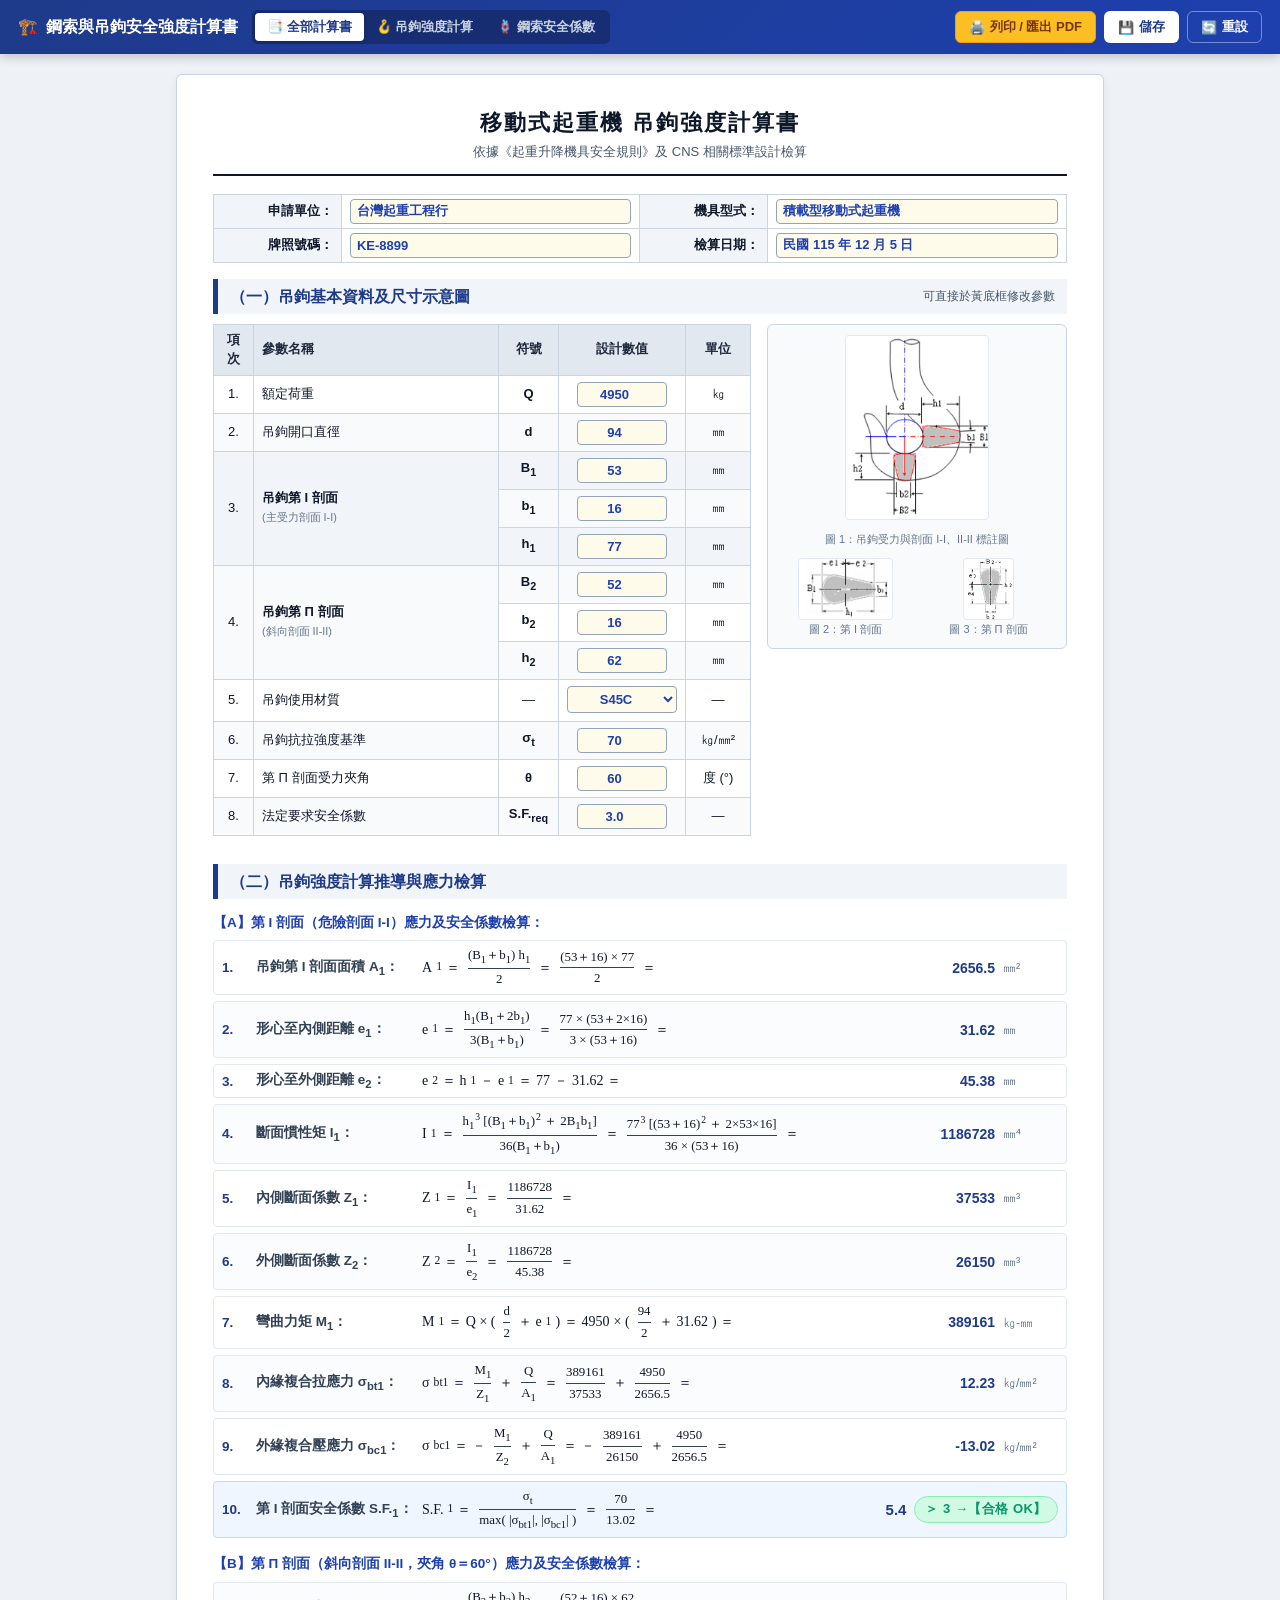
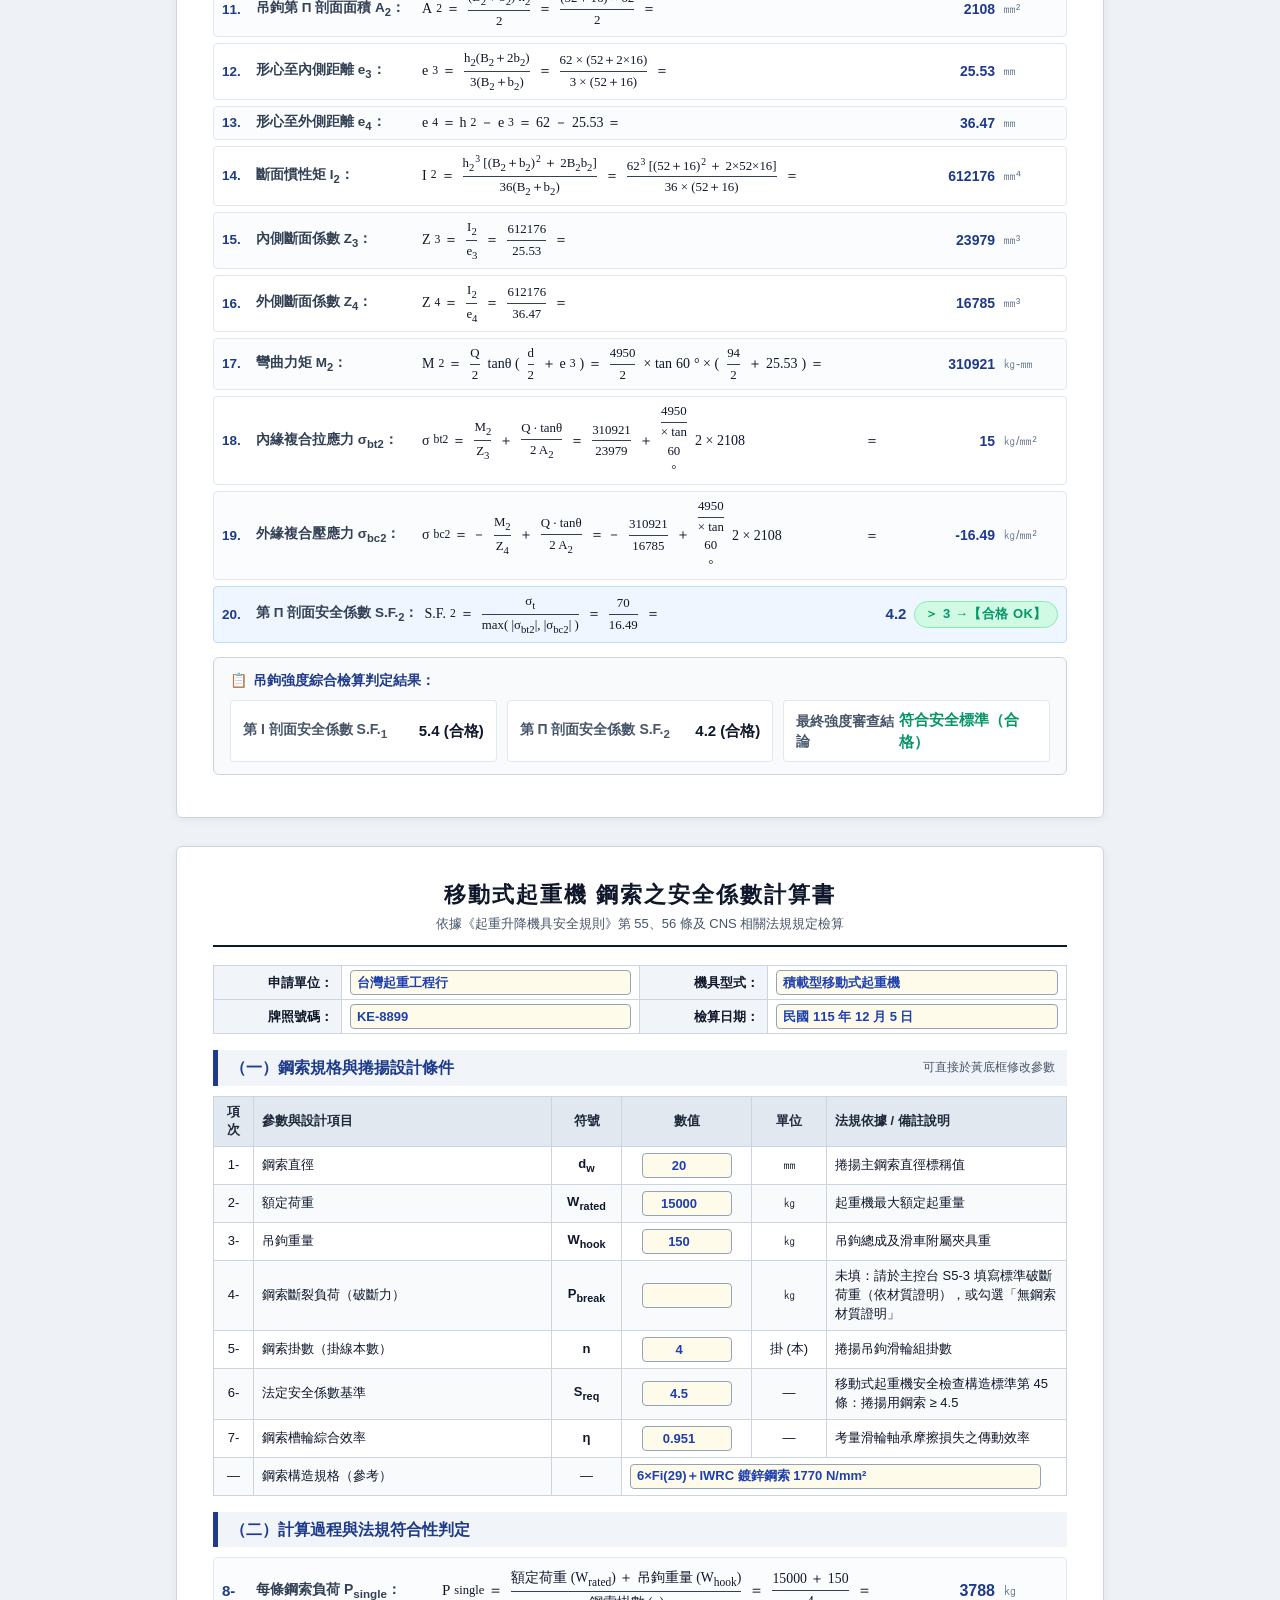
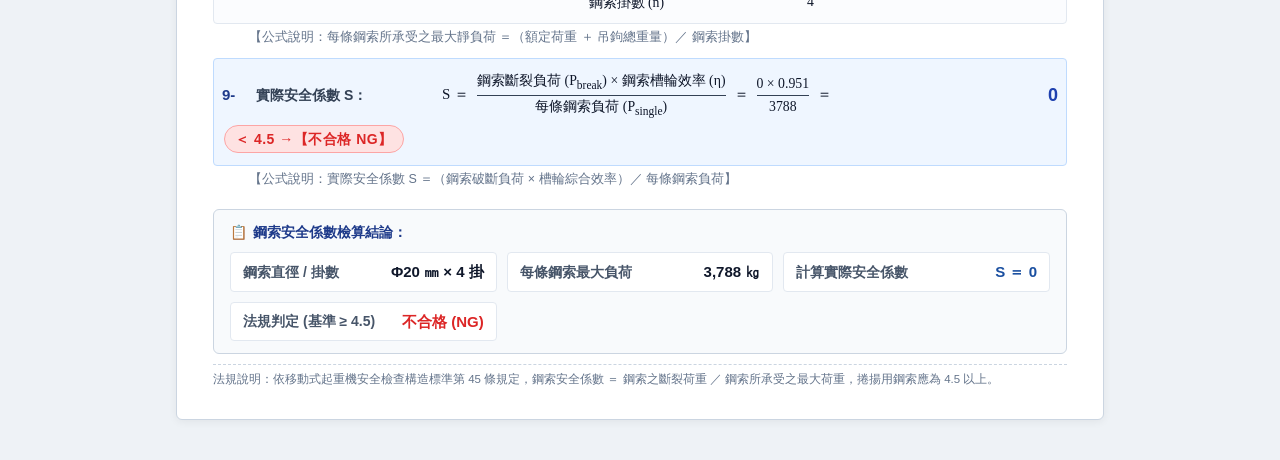
<file: 鋼索吊鉤計算/鋼索吊鉤計算.html>
<!DOCTYPE html>
<html lang="zh-TW">
<head>
  <meta charset="UTF-8">
  <meta name="viewport" content="width=device-width, initial-scale=1.0">
  <title>移動式起重機 鋼索與吊鉤安全強度計算書</title>
  <script src="../shared/case-bridge.js?v=20261010y"></script>
  <style>
    :root {
      --primary: #1a4fa0;
      --primary-dark: #0f326a;
      --accent: #2563eb;
      --bg-page: #eef2f6;
      --card-bg: #ffffff;
      --border-color: #cbd5e1;
      --border-dark: #334155;
      --text-main: #0f172a;
      --text-muted: #475569;
      --ok-color: #059669;
      --ok-bg: #d1fae5;
      --ng-color: #dc2626;
      --ng-bg: #fee2e2;
      --input-bg: #fffbeb;
      --input-border: #f59e0b;
    }

    * {
      box-sizing: border-box;
      margin: 0;
      padding: 0;
    }

    body {
      font-family: "Microsoft JhengHei", "微軟正黑體", "Segoe UI", Arial, sans-serif;
      background-color: var(--bg-page);
      color: var(--text-main);
      line-height: 1.45;
      font-size: 14px;
      -webkit-print-color-adjust: exact;
      print-color-adjust: exact;
    }

    /* ============================================================
       TOOLBAR (SCREEN ONLY)
       ============================================================ */
    .toolbar {
      position: sticky;
      top: 0;
      z-index: 1000;
      background: linear-gradient(135deg, #1e3a8a 0%, #1e40af 100%);
      color: #ffffff;
      padding: 10px 18px;
      display: flex;
      flex-wrap: wrap;
      align-items: center;
      justify-content: space-between;
      gap: 12px;
      box-shadow: 0 3px 10px rgba(0,0,0,0.2);
    }

    .toolbar-left {
      display: flex;
      align-items: center;
      gap: 14px;
      flex-wrap: wrap;
    }

    .toolbar-title {
      font-size: 16px;
      font-weight: bold;
      display: flex;
      align-items: center;
      gap: 8px;
    }

    .toolbar-actions {
      display: flex;
      align-items: center;
      gap: 8px;
      flex-wrap: wrap;
    }

    .btn {
      display: inline-flex;
      align-items: center;
      justify-content: center;
      gap: 5px;
      padding: 6px 13px;
      font-size: 13px;
      font-weight: 600;
      border-radius: 6px;
      border: 1px solid transparent;
      cursor: pointer;
      transition: all 0.15s ease;
      font-family: inherit;
      text-decoration: none;
    }

    .btn-primary {
      background: #fbbf24;
      color: #78350f;
      border-color: #f59e0b;
    }
    .btn-primary:hover {
      background: #f59e0b;
      color: #ffffff;
    }

    .btn-light {
      background: #ffffff;
      color: #1e3a8a;
    }
    .btn-light:hover {
      background: #e2e8f0;
    }

    .btn-outline-white {
      background: transparent;
      color: #ffffff;
      border-color: rgba(255,255,255,0.4);
    }
    .btn-outline-white:hover {
      background: rgba(255,255,255,0.15);
      border-color: #ffffff;
    }

    .tab-group {
      display: flex;
      background: rgba(0,0,0,0.25);
      padding: 3px;
      border-radius: 6px;
    }

    .tab-btn {
      background: transparent;
      border: none;
      color: #cbd5e1;
      padding: 5px 12px;
      font-size: 13px;
      font-weight: 600;
      border-radius: 4px;
      cursor: pointer;
      transition: all 0.15s;
    }

    .tab-btn.active {
      background: #ffffff;
      color: #1e3a8a;
      box-shadow: 0 1px 4px rgba(0,0,0,0.15);
    }

    .preset-select {
      background: #ffffff;
      color: #1e3a8a;
      border: 1px solid #cbd5e1;
      padding: 5px 10px;
      border-radius: 6px;
      font-size: 13px;
      font-weight: 600;
      cursor: pointer;
      outline: none;
    }

    /* ============================================================
       DOCUMENT CONTAINER & PAGE STRUCTURE
       ============================================================ */
    .container {
      max-width: 960px;
      margin: 20px auto 40px;
      padding: 0 16px;
    }

    .doc-page {
      background: #ffffff;
      border: 1px solid var(--border-color);
      border-radius: 6px;
      box-shadow: 0 2px 8px rgba(0,0,0,0.06);
      padding: 32px 36px;
      margin-bottom: 28px;
      position: relative;
    }

    /* Title Block */
    .doc-header {
      text-align: center;
      border-bottom: 2px solid #0f172a;
      padding-bottom: 12px;
      margin-bottom: 18px;
    }

    .doc-title {
      font-size: 22px;
      font-weight: 800;
      letter-spacing: 2px;
      color: #0f172a;
      margin-bottom: 4px;
    }

    .doc-subtitle {
      font-size: 13px;
      color: var(--text-muted);
      font-weight: 500;
    }

    .doc-meta-table {
      width: 100%;
      border-collapse: collapse;
      margin-bottom: 16px;
      font-size: 13px;
    }

    .doc-meta-table td {
      padding: 4px 8px;
      border: 1px solid #cbd5e1;
    }

    .doc-meta-table .lbl {
      background: #f1f5f9;
      font-weight: 600;
      width: 15%;
      text-align: right;
    }

    .doc-meta-table .val {
      width: 35%;
    }

    /* Section Headings */
    .sec-title {
      font-size: 16px;
      font-weight: 700;
      background: #f1f5f9;
      color: #1e3a8a;
      border-left: 5px solid #1e3a8a;
      padding: 6px 12px;
      margin: 16px 0 10px;
      display: flex;
      justify-content: space-between;
      align-items: center;
    }

    /* Input & Table styles */
    .calc-table {
      width: 100%;
      border-collapse: collapse;
      margin-bottom: 12px;
      font-size: 13px;
    }

    .calc-table th, .calc-table td {
      border: 1px solid #cbd5e1;
      padding: 6px 8px;
      text-align: center;
      vertical-align: middle;
    }

    .calc-table th {
      background: #e2e8f0;
      font-weight: 700;
      color: #1e293b;
    }

    .calc-table tr:nth-child(even) td {
      background: #f8fafc;
    }

    .text-left { text-align: left !important; }
    .text-right { text-align: right !important; }
    .text-center { text-align: center !important; }

    /* Inputs */
    .num-input, .text-input, select.mat-select {
      width: 90px;
      padding: 4px 6px;
      border: 1px solid #94a3b8;
      border-radius: 4px;
      text-align: center;
      font-size: 13px;
      font-weight: 700;
      color: #1e40af;
      background: var(--input-bg);
      font-family: inherit;
      transition: border 0.15s, box-shadow 0.15s;
    }

    .num-input:focus, .text-input:focus, select.mat-select:focus {
      outline: none;
      border-color: #2563eb;
      box-shadow: 0 0 0 2px rgba(37,99,235,0.2);
    }

    .text-input {
      width: 140px;
      text-align: left;
    }

    select.mat-select {
      width: 110px;
      cursor: pointer;
    }

    /* Split layout: inputs vs diagrams */
    .split-layout {
      display: grid;
      grid-template-columns: 1fr 300px;
      gap: 16px;
      margin-bottom: 12px;
      align-items: start;
    }

    @media (max-width: 820px) {
      .split-layout {
        grid-template-columns: 1fr;
      }
    }

    .diagram-panel {
      display: flex;
      flex-direction: column;
      gap: 10px;
      background: #f8fafc;
      border: 1px solid #cbd5e1;
      border-radius: 6px;
      padding: 10px;
      align-items: center;
      text-align: center;
    }

    .diagram-img {
      max-width: 100%;
      height: auto;
      border: 1px solid #e2e8f0;
      border-radius: 4px;
      background: #ffffff;
    }

    .diagram-caption {
      font-size: 11px;
      color: #64748b;
      margin-top: 2px;
    }

    .sub-diagrams {
      display: flex;
      gap: 8px;
      justify-content: center;
      width: 100%;
    }

    .sub-diag-box {
      flex: 1;
      display: flex;
      flex-direction: column;
      align-items: center;
    }

    /* Formula & Calculation Steps */
    .steps-container {
      display: flex;
      flex-direction: column;
      gap: 6px;
      margin: 10px 0;
    }

    .step-row {
      display: flex;
      align-items: center;
      padding: 5px 8px;
      background: #ffffff;
      border: 1px solid #e2e8f0;
      border-radius: 4px;
      font-size: 13.5px;
      flex-wrap: wrap;
      gap: 6px;
    }

    .step-row:nth-child(odd) {
      background: #fbfcfe;
    }

    .step-row.highlight {
      background: #eff6ff;
      border-color: #bfdbfe;
    }

    .step-no {
      font-weight: 700;
      color: #1e3a8a;
      min-width: 28px;
    }

    .step-label {
      min-width: 160px;
      font-weight: 600;
      color: #334155;
    }

    .step-formula {
      display: inline-flex;
      align-items: center;
      gap: 4px;
      flex-grow: 1;
      font-family: "Cambria Math", "Times New Roman", "Segoe UI", serif;
      font-size: 14px;
      color: #0f172a;
    }

    .step-result {
      font-weight: 700;
      color: #1e3a8a;
      min-width: 110px;
      text-align: right;
      font-size: 14px;
    }

    .step-unit {
      color: #64748b;
      font-size: 12.5px;
      min-width: 55px;
      margin-left: 2px;
    }

    /* Math fraction rendering */
    .frac {
      display: inline-flex;
      flex-direction: column;
      vertical-align: middle;
      text-align: center;
      padding: 0 4px;
      font-size: 0.92em;
    }

    .frac-top {
      border-bottom: 1.5px solid #334155;
      padding-bottom: 1px;
    }

    .frac-bot {
      padding-top: 1px;
    }

    .sup {
      vertical-align: super;
      font-size: 0.75em;
      margin-left: 1px;
    }

    .sub {
      vertical-align: sub;
      font-size: 0.75em;
      margin-left: 1px;
    }

    /* Badges */
    .badge {
      display: inline-flex;
      align-items: center;
      justify-content: center;
      padding: 3px 10px;
      border-radius: 9999px;
      font-size: 13px;
      font-weight: 700;
      letter-spacing: 0.5px;
    }

    .badge-ok {
      background-color: var(--ok-bg);
      color: var(--ok-color);
      border: 1px solid #86efac;
    }

    .badge-ng {
      background-color: var(--ng-bg);
      color: var(--ng-color);
      border: 1px solid #fca5a5;
    }

    /* Summary Card / Conclusion Block */
    .summary-card {
      margin: 14px 0 10px;
      padding: 12px 16px;
      border-radius: 6px;
      border: 1.5px solid #cbd5e1;
      background: #f8fafc;
      display: flex;
      flex-direction: column;
      gap: 6px;
    }

    .summary-title {
      font-weight: 700;
      font-size: 14px;
      color: #1e3a8a;
      display: flex;
      align-items: center;
      gap: 6px;
    }

    .summary-grid {
      display: grid;
      grid-template-columns: repeat(auto-fit, minmax(220px, 1fr));
      gap: 10px;
      margin-top: 4px;
    }

    .summary-item {
      background: #ffffff;
      border: 1px solid #e2e8f0;
      border-radius: 4px;
      padding: 8px 12px;
      display: flex;
      justify-content: space-between;
      align-items: center;
    }

    .summary-item .item-title {
      font-weight: 600;
      color: #475569;
    }

    .summary-item .item-val {
      font-weight: 700;
      font-size: 15px;
    }

    /* Signatures Table */
    .sign-table {
      width: 100%;
      border-collapse: collapse;
      margin-top: 20px;
      font-size: 12.5px;
    }

    .sign-table td {
      border: 1px solid #94a3b8;
      padding: 6px 8px;
      text-align: center;
      height: 48px;
      vertical-align: middle;
    }

    .sign-table .sign-lbl {
      background: #f1f5f9;
      font-weight: 600;
      height: auto;
      padding: 4px 6px;
    }

    .note-box {
      margin-top: 10px;
      font-size: 11.5px;
      color: #64748b;
      line-height: 1.4;
      border-top: 1px dashed #cbd5e1;
      padding-top: 6px;
    }

    /* ============================================================
       PRINT MEDIA QUERY (PIXEL PERFECT A4 OUTPUT)
       ============================================================ */
    @page {
      size: A4 portrait;
      margin: 10mm 12mm 10mm 12mm;
    }

    @media print {
      body {
        background: #ffffff !important;
        font-size: 12px !important;
        color: #000000 !important;
      }

      .no-print, .toolbar {
        display: none !important;
      }

      .container {
        max-width: 100% !important;
        margin: 0 !important;
        padding: 0 !important;
      }

      .doc-page {
        box-shadow: none !important;
        border: none !important;
        padding: 0 0 10mm 0 !important;
        margin: 0 !important;
        page-break-after: always;
        break-after: page;
      }

      .doc-page:last-child {
        page-break-after: avoid;
        break-after: avoid;
      }

      /* When filtering tabs, hide non-active pages in print as well */
      .doc-page.tab-hidden {
        display: none !important;
      }

      /* Make inputs look like clean static text */
      input.num-input, input.text-input, select.mat-select {
        border: none !important;
        background: transparent !important;
        box-shadow: none !important;
        color: #000000 !important;
        font-weight: 700 !important;
        padding: 0 !important;
        -webkit-appearance: none !important;
        -moz-appearance: none !important;
        appearance: none !important;
      }

      .sec-title {
        background: #e2e8f0 !important;
        color: #000000 !important;
        border-left: 4px solid #000000 !important;
        padding: 4px 8px !important;
        font-size: 14px !important;
      }

      .step-row {
        padding: 3px 4px !important;
        font-size: 12px !important;
        border: 0.5px solid #cbd5e1 !important;
      }

      .step-formula {
        font-size: 12px !important;
      }

      .step-result {
        font-size: 12.5px !important;
      }

      .calc-table th {
        background: #e2e8f0 !important;
        color: #000000 !important;
      }

      .badge-ok {
        border: 1px solid #16a34a !important;
        color: #16a34a !important;
        background: #dcfce7 !important;
      }

      .badge-ng {
        border: 1px solid #dc2626 !important;
        color: #dc2626 !important;
        background: #fee2e2 !important;
      }

      .diagram-img {
        max-height: 180px;
      }
    }

    /* Screen Tab display rule */
    .tab-hidden {
      display: none;
    }
  </style>
</head>
<body>

  <!-- ============================================================
       TOP TOOLBAR (SCREEN CONTROLS)
       ============================================================ -->
  <div class="toolbar no-print">
    <div class="toolbar-left">
      <div class="toolbar-title">
        <span>🏗️</span>
        <span>鋼索與吊鉤安全強度計算書</span>
      </div>

      <div class="tab-group">
        <button class="tab-btn active" onclick="switchTab('all')">📑 全部計算書</button>
        <button class="tab-btn" onclick="switchTab('hook')">🪝 吊鉤強度計算</button>
        <button class="tab-btn" onclick="switchTab('wire')">🪢 鋼索安全係數</button>
      </div>
    </div>

    <div class="toolbar-actions">

      <button class="btn btn-primary" onclick="window.print()">
        <span>🖨️</span> 列印 / 匯出 PDF
      </button>

      <button class="btn btn-light" onclick="saveData()">
        <span>💾</span> 儲存
      </button>

      <button class="btn btn-outline-white" onclick="resetForm()">
        <span>🔄</span> 重設
      </button>
    </div>
  </div>

  <!-- ============================================================
       MAIN CONTAINER WITH THE TWO CALCULATION SHEETS
       ============================================================ -->
  <div class="container" id="printableContent">

    <!-- ============================================================
         PAGE 1: 吊鉤強度計算書 (HOOK STRENGTH CALCULATION)
         ============================================================ -->
    <div class="doc-page" id="page-hook">
      <div class="doc-header">
        <div class="doc-title">移動式起重機 吊鉤強度計算書</div>
        <div class="doc-subtitle">依據《起重升降機具安全規則》及 CNS 相關標準設計檢算</div>
      </div>

      <!-- 機具基本資料 -->
      <table class="doc-meta-table">
        <tr>
          <td class="lbl">申請單位：</td>
          <td class="val"><input type="text" class="text-input" id="applicant" value="台灣起重工程行" oninput="saveData()" style="width:100%;"></td>
          <td class="lbl">機具型式：</td>
          <td class="val"><input type="text" class="text-input" id="craneModel" value="積載型移動式起重機" oninput="saveData()" style="width:100%;"></td>
        </tr>
        <tr>
          <td class="lbl">牌照號碼：</td>
          <td class="val"><input type="text" class="text-input" id="plateNo" value="KE-8899" oninput="saveData()" style="width:100%;"></td>
          <td class="lbl">檢算日期：</td>
          <td class="val"><input type="text" class="text-input" id="calcDate" value="" oninput="saveData()" style="width:100%;"></td>
        </tr>
      </table>

      <!-- （一）吊鉤基本資料 -->
      <div class="sec-title">
        <span>（一）吊鉤基本資料及尺寸示意圖</span>
        <span style="font-size:12px; font-weight:normal; color:#475569;" class="no-print">可直接於黃底框修改參數</span>
      </div>

      <div class="split-layout">
        <!-- 左側參數輸入表格 -->
        <div>
          <table class="calc-table">
            <thead>
              <tr>
                <th style="width:40px;">項次</th>
                <th class="text-left">參數名稱</th>
                <th style="width:60px;">符號</th>
                <th style="width:110px;">設計數值</th>
                <th style="width:65px;">單位</th>
              </tr>
            </thead>
            <tbody>
              <tr>
                <td>1.</td>
                <td class="text-left">額定荷重</td>
                <td><b>Q</b></td>
                <td><input type="number" class="num-input" id="hook_Q" value="4950" step="any" oninput="recalcHook()"></td>
                <td>㎏</td>
              </tr>
              <tr>
                <td>2.</td>
                <td class="text-left">吊鉤開口直徑</td>
                <td><b>d</b></td>
                <td><input type="number" class="num-input" id="hook_d" value="94" step="any" oninput="recalcHook()"></td>
                <td>㎜</td>
              </tr>
              <tr style="background:#f1f5f9;">
                <td rowspan="3">3.</td>
                <td rowspan="3" class="text-left"><b>吊鉤第 І 剖面</b><br><small style="color:#64748b;">(主受力剖面 I-I)</small></td>
                <td><b>B<sub>1</sub></b></td>
                <td><input type="number" class="num-input" id="hook_B1" value="53" step="any" oninput="recalcHook()"></td>
                <td>㎜</td>
              </tr>
              <tr style="background:#f1f5f9;">
                <td><b>b<sub>1</sub></b></td>
                <td><input type="number" class="num-input" id="hook_b1" value="16" step="any" oninput="recalcHook()"></td>
                <td>㎜</td>
              </tr>
              <tr style="background:#f1f5f9;">
                <td><b>h<sub>1</sub></b></td>
                <td><input type="number" class="num-input" id="hook_h1" value="77" step="any" oninput="recalcHook()"></td>
                <td>㎜</td>
              </tr>
              <tr>
                <td rowspan="3">4.</td>
                <td rowspan="3" class="text-left"><b>吊鉤第 П 剖面</b><br><small style="color:#64748b;">(斜向剖面 II-II)</small></td>
                <td><b>B<sub>2</sub></b></td>
                <td><input type="number" class="num-input" id="hook_B2" value="52" step="any" oninput="recalcHook()"></td>
                <td>㎜</td>
              </tr>
              <tr>
                <td><b>b<sub>2</sub></b></td>
                <td><input type="number" class="num-input" id="hook_b2" value="16" step="any" oninput="recalcHook()"></td>
                <td>㎜</td>
              </tr>
              <tr>
                <td><b>h<sub>2</sub></b></td>
                <td><input type="number" class="num-input" id="hook_h2" value="62" step="any" oninput="recalcHook()"></td>
                <td>㎜</td>
              </tr>
              <tr>
                <td>5.</td>
                <td class="text-left">吊鉤使用材質</td>
                <td>—</td>
                <td>
                  <select id="hook_mat" class="mat-select" onchange="onMaterialChange(this.value)">
                    <option value="S45C:70" selected>S45C</option>
                    <option value="S35C:60">S35C</option>
                    <option value="S25C:50">S25C</option>
                    <option value="S20C:45">S20C</option>
                    <option value="SNCM439:90">SNCM439</option>
                    <option value="NOCERT:45">無材證（σt 取 45）</option>
                    <option value="custom">自訂材質...</option>
                  </select>
                  <div id="hookMatNote" style="color:#b45309;font-size:12px;margin-top:2px;"></div>
                </td>
                <td>—</td>
              </tr>
              <tr>
                <td>6.</td>
                <td class="text-left">吊鉤抗拉強度基準</td>
                <td><b>σ<sub>t</sub></b></td>
                <td><input type="number" class="num-input" id="hook_sigmat" value="70" step="any" oninput="recalcHook()"></td>
                <td>㎏/㎜²</td>
              </tr>
              <tr>
                <td>7.</td>
                <td class="text-left">第 П 剖面受力夾角</td>
                <td><b>θ</b></td>
                <td><input type="number" class="num-input" id="hook_theta" value="60" step="any" oninput="recalcHook()"></td>
                <td>度 (°)</td>
              </tr>
              <tr>
                <td>8.</td>
                <td class="text-left">法定要求安全係數</td>
                <td><b>S.F.<sub>req</sub></b></td>
                <td><input type="number" class="num-input" id="hook_sf_req" value="3.0" step="any" oninput="recalcHook()"></td>
                <td>—</td>
              </tr>
            </tbody>
          </table>
        </div>

        <!-- 右側圖解 -->
        <div class="diagram-panel">
          <img src="img/hook_main.png" alt="吊鉤尺寸圖" class="diagram-img" style="max-height:185px;">
          <div class="diagram-caption">圖 1：吊鉤受力與剖面 I-I、II-II 標註圖</div>
          
          <div class="sub-diagrams">
            <div class="sub-diag-box">
              <img src="img/hook_sec1.png" alt="第 I 剖面圖" class="diagram-img" style="max-height:62px;">
              <div class="diagram-caption">圖 2：第 І 剖面</div>
            </div>
            <div class="sub-diag-box">
              <img src="img/hook_sec2.png" alt="第 II 剖面圖" class="diagram-img" style="max-height:62px;">
              <div class="diagram-caption">圖 3：第 П 剖面</div>
            </div>
          </div>
        </div>
      </div>

      <!-- （二）吊鉤之強度計算 -->
      <div class="sec-title">
        <span>（二）吊鉤強度計算推導與應力檢算</span>
      </div>

      <div class="steps-container">
        <!-- Section I -->
        <div style="font-weight:700; color:#1e40af; margin:4px 0 2px; font-size:13.5px;">【A】第 І 剖面（危險剖面 I-I）應力及安全係數檢算：</div>

        <!-- 1. A1 -->
        <div class="step-row">
          <span class="step-no">1.</span>
          <span class="step-label">吊鉤第 І 剖面面積 A<sub>1</sub>：</span>
          <span class="step-formula">
            A<sub>1</sub> ＝ 
            <span class="frac"><span class="frac-top">(B<sub>1</sub>＋b<sub>1</sub>) h<sub>1</sub></span><span class="frac-bot">2</span></span>
            ＝ 
            <span class="frac"><span class="frac-top">(<span id="txt_B1">5.3</span>＋<span id="txt_b1">1.6</span>) × <span id="txt_h1">7.7</span></span><span class="frac-bot">2</span></span>
            ＝
          </span>
          <span class="step-result" id="res_A1">26.57</span>
          <span class="step-unit">㎜²</span>
        </div>

        <!-- 2. e1 -->
        <div class="step-row">
          <span class="step-no">2.</span>
          <span class="step-label">形心至內側距離 e<sub>1</sub>：</span>
          <span class="step-formula">
            e<sub>1</sub> ＝ 
            <span class="frac"><span class="frac-top">h<sub>1</sub>(B<sub>1</sub>＋2b<sub>1</sub>)</span><span class="frac-bot">3(B<sub>1</sub>＋b<sub>1</sub>)</span></span>
            ＝ 
            <span class="frac"><span class="frac-top"><span id="txt_h1_e1">7.7</span> × (<span id="txt_B1_e1">5.3</span>＋2×<span id="txt_b1_e1">1.6</span>)</span><span class="frac-bot">3 × (<span id="txt_B1_e1_d">5.3</span>＋<span id="txt_b1_e1_d">1.6</span>)</span></span>
            ＝
          </span>
          <span class="step-result" id="res_e1">3.16</span>
          <span class="step-unit">㎜</span>
        </div>

        <!-- 3. e2 -->
        <div class="step-row">
          <span class="step-no">3.</span>
          <span class="step-label">形心至外側距離 e<sub>2</sub>：</span>
          <span class="step-formula">
            e<sub>2</sub> ＝ h<sub>1</sub> － e<sub>1</sub> ＝ <span id="txt_h1_e2">7.7</span> － <span id="txt_e1_sub">3.16</span> ＝
          </span>
          <span class="step-result" id="res_e2">4.54</span>
          <span class="step-unit">㎜</span>
        </div>

        <!-- 4. I1 -->
        <div class="step-row">
          <span class="step-no">4.</span>
          <span class="step-label">斷面慣性矩 I<sub>1</sub>：</span>
          <span class="step-formula">
            I<sub>1</sub> ＝ 
            <span class="frac"><span class="frac-top">h<sub>1</sub><span class="sup">3</span> [(B<sub>1</sub>＋b<sub>1</sub>)<span class="sup">2</span> ＋ 2B<sub>1</sub>b<sub>1</sub>]</span><span class="frac-bot">36(B<sub>1</sub>＋b<sub>1</sub>)</span></span>
            ＝ 
            <span class="frac"><span class="frac-top"><span id="txt_h1_I1">7.7</span><span class="sup">3</span> [(<span id="txt_B1_I1">5.3</span>＋<span id="txt_b1_I1">1.6</span>)<span class="sup">2</span> ＋ 2×<span id="txt_B1_I1_2">5.3</span>×<span id="txt_b1_I1_2">1.6</span>]</span><span class="frac-bot">36 × (<span id="txt_B1_I1_d">5.3</span>＋<span id="txt_b1_I1_d">1.6</span>)</span></span>
            ＝
          </span>
          <span class="step-result" id="res_I1">118.7</span>
          <span class="step-unit">㎜⁴</span>
        </div>

        <!-- 5. Z1 -->
        <div class="step-row">
          <span class="step-no">5.</span>
          <span class="step-label">內側斷面係數 Z<sub>1</sub>：</span>
          <span class="step-formula">
            Z<sub>1</sub> ＝ 
            <span class="frac"><span class="frac-top">I<sub>1</sub></span><span class="frac-bot">e<sub>1</sub></span></span>
            ＝ 
            <span class="frac"><span class="frac-top" id="txt_I1_Z1">118.7</span><span class="frac-bot" id="txt_e1_Z1">3.16</span></span>
            ＝
          </span>
          <span class="step-result" id="res_Z1">37.5</span>
          <span class="step-unit">㎜³</span>
        </div>

        <!-- 6. Z2 -->
        <div class="step-row">
          <span class="step-no">6.</span>
          <span class="step-label">外側斷面係數 Z<sub>2</sub>：</span>
          <span class="step-formula">
            Z<sub>2</sub> ＝ 
            <span class="frac"><span class="frac-top">I<sub>1</sub></span><span class="frac-bot">e<sub>2</sub></span></span>
            ＝ 
            <span class="frac"><span class="frac-top" id="txt_I1_Z2">118.7</span><span class="frac-bot" id="txt_e2_Z2">4.54</span></span>
            ＝
          </span>
          <span class="step-result" id="res_Z2">26.1</span>
          <span class="step-unit">㎜³</span>
        </div>

        <!-- 7. M1 -->
        <div class="step-row">
          <span class="step-no">7.</span>
          <span class="step-label">彎曲力矩 M<sub>1</sub>：</span>
          <span class="step-formula">
            M<sub>1</sub> ＝ Q × ( <span class="frac"><span class="frac-top">d</span><span class="frac-bot">2</span></span> ＋ e<sub>1</sub> ) 
            ＝ <span id="txt_Q_M1">4950</span> × ( <span class="frac"><span class="frac-top" id="txt_d_M1">9.4</span><span class="frac-bot">2</span></span> ＋ <span id="txt_e1_M1">3.16</span> ) ＝
          </span>
          <span class="step-result" id="res_M1">38916.1</span>
          <span class="step-unit">㎏-㎜</span>
        </div>

        <!-- 8. sig_bt1 -->
        <div class="step-row">
          <span class="step-no">8.</span>
          <span class="step-label">內緣複合拉應力 σ<sub>bt1</sub>：</span>
          <span class="step-formula">
            σ<sub>bt1</sub> ＝ 
            <span class="frac"><span class="frac-top">M<sub>1</sub></span><span class="frac-bot">Z<sub>1</sub></span></span> ＋ 
            <span class="frac"><span class="frac-top">Q</span><span class="frac-bot">A<sub>1</sub></span></span>
            ＝ 
            <span class="frac"><span class="frac-top" id="txt_M1_bt1">38916.1</span><span class="frac-bot" id="txt_Z1_bt1">37.5</span></span> ＋ 
            <span class="frac"><span class="frac-top" id="txt_Q_bt1">4950</span><span class="frac-bot" id="txt_A1_bt1">26.57</span></span> ＝
          </span>
          <span class="step-result" id="res_sig_bt1">1223.2</span>
          <span class="step-unit">㎏/㎜²</span>
        </div>

        <!-- 9. sig_bc1 -->
        <div class="step-row">
          <span class="step-no">9.</span>
          <span class="step-label">外緣複合壓應力 σ<sub>bc1</sub>：</span>
          <span class="step-formula">
            σ<sub>bc1</sub> ＝ －
            <span class="frac"><span class="frac-top">M<sub>1</sub></span><span class="frac-bot">Z<sub>2</sub></span></span> ＋ 
            <span class="frac"><span class="frac-top">Q</span><span class="frac-bot">A<sub>1</sub></span></span>
            ＝ －
            <span class="frac"><span class="frac-top" id="txt_M1_bc1">38916.1</span><span class="frac-bot" id="txt_Z2_bc1">26.1</span></span> ＋ 
            <span class="frac"><span class="frac-top" id="txt_Q_bc1">4950</span><span class="frac-bot" id="txt_A1_bc1">26.57</span></span> ＝
          </span>
          <span class="step-result" id="res_sig_bc1">-1301.9</span>
          <span class="step-unit">㎏/㎜²</span>
        </div>

        <!-- 10. S.F. 1 -->
        <div class="step-row highlight">
          <span class="step-no">10.</span>
          <span class="step-label">第 І 剖面安全係數 S.F.<sub>1</sub>：</span>
          <span class="step-formula">
            S.F.<sub>1</sub> ＝ 
            <span class="frac"><span class="frac-top">σ<sub>t</sub></span><span class="frac-bot">max( |σ<sub>bt1</sub>|, |σ<sub>bc1</sub>| )</span></span>
            ＝ 
            <span class="frac"><span class="frac-top" id="txt_sigmat_sf1">70</span><span class="frac-bot" id="txt_max_sig1">1301.9</span></span> ＝
          </span>
          <span class="step-result" id="res_sf1" style="font-size:15px;">5.4</span>
          <span class="step-unit" style="min-width:140px;" id="badge_sf1">
            <span class="badge badge-ok">＞ 3.0 →【合格 OK】</span>
          </span>
        </div>

        <!-- Section II -->
        <div style="font-weight:700; color:#1e40af; margin:10px 0 2px; font-size:13.5px;">【B】第 П 剖面（斜向剖面 II-II，夾角 θ＝<span id="txt_theta_label">60</span>°）應力及安全係數檢算：</div>

        <!-- 11. A2 -->
        <div class="step-row">
          <span class="step-no">11.</span>
          <span class="step-label">吊鉤第 П 剖面面積 A<sub>2</sub>：</span>
          <span class="step-formula">
            A<sub>2</sub> ＝ 
            <span class="frac"><span class="frac-top">(B<sub>2</sub>＋b<sub>2</sub>) h<sub>2</sub></span><span class="frac-bot">2</span></span>
            ＝ 
            <span class="frac"><span class="frac-top">(<span id="txt_B2">5.2</span>＋<span id="txt_b2">1.6</span>) × <span id="txt_h2">6.2</span></span><span class="frac-bot">2</span></span>
            ＝
          </span>
          <span class="step-result" id="res_A2">21.08</span>
          <span class="step-unit">㎜²</span>
        </div>

        <!-- 12. e3 -->
        <div class="step-row">
          <span class="step-no">12.</span>
          <span class="step-label">形心至內側距離 e<sub>3</sub>：</span>
          <span class="step-formula">
            e<sub>3</sub> ＝ 
            <span class="frac"><span class="frac-top">h<sub>2</sub>(B<sub>2</sub>＋2b<sub>2</sub>)</span><span class="frac-bot">3(B<sub>2</sub>＋b<sub>2</sub>)</span></span>
            ＝ 
            <span class="frac"><span class="frac-top"><span id="txt_h2_e3">6.2</span> × (<span id="txt_B2_e3">5.2</span>＋2×<span id="txt_b2_e3">1.6</span>)</span><span class="frac-bot">3 × (<span id="txt_B2_e3_d">5.2</span>＋<span id="txt_b2_e3_d">1.6</span>)</span></span>
            ＝
          </span>
          <span class="step-result" id="res_e3">2.55</span>
          <span class="step-unit">㎜</span>
        </div>

        <!-- 13. e4 -->
        <div class="step-row">
          <span class="step-no">13.</span>
          <span class="step-label">形心至外側距離 e<sub>4</sub>：</span>
          <span class="step-formula">
            e<sub>4</sub> ＝ h<sub>2</sub> － e<sub>3</sub> ＝ <span id="txt_h2_e4">6.2</span> － <span id="txt_e3_sub">2.55</span> ＝
          </span>
          <span class="step-result" id="res_e4">3.65</span>
          <span class="step-unit">㎜</span>
        </div>

        <!-- 14. I2 -->
        <div class="step-row">
          <span class="step-no">14.</span>
          <span class="step-label">斷面慣性矩 I<sub>2</sub>：</span>
          <span class="step-formula">
            I<sub>2</sub> ＝ 
            <span class="frac"><span class="frac-top">h<sub>2</sub><span class="sup">3</span> [(B<sub>2</sub>＋b<sub>2</sub>)<span class="sup">2</span> ＋ 2B<sub>2</sub>b<sub>2</sub>]</span><span class="frac-bot">36(B<sub>2</sub>＋b<sub>2</sub>)</span></span>
            ＝ 
            <span class="frac"><span class="frac-top"><span id="txt_h2_I2">6.2</span><span class="sup">3</span> [(<span id="txt_B2_I2">5.2</span>＋<span id="txt_b2_I2">1.6</span>)<span class="sup">2</span> ＋ 2×<span id="txt_B2_I2_2">5.2</span>×<span id="txt_b2_I2_2">1.6</span>]</span><span class="frac-bot">36 × (<span id="txt_B2_I2_d">5.2</span>＋<span id="txt_b2_I2_d">1.6</span>)</span></span>
            ＝
          </span>
          <span class="step-result" id="res_I2">61.2</span>
          <span class="step-unit">㎜⁴</span>
        </div>

        <!-- 15. Z3 -->
        <div class="step-row">
          <span class="step-no">15.</span>
          <span class="step-label">內側斷面係數 Z<sub>3</sub>：</span>
          <span class="step-formula">
            Z<sub>3</sub> ＝ 
            <span class="frac"><span class="frac-top">I<sub>2</sub></span><span class="frac-bot">e<sub>3</sub></span></span>
            ＝ 
            <span class="frac"><span class="frac-top" id="txt_I2_Z3">61.2</span><span class="frac-bot" id="txt_e3_Z3">2.55</span></span>
            ＝
          </span>
          <span class="step-result" id="res_Z3">24.0</span>
          <span class="step-unit">㎜³</span>
        </div>

        <!-- 16. Z4 -->
        <div class="step-row">
          <span class="step-no">16.</span>
          <span class="step-label">外側斷面係數 Z<sub>4</sub>：</span>
          <span class="step-formula">
            Z<sub>4</sub> ＝ 
            <span class="frac"><span class="frac-top">I<sub>2</sub></span><span class="frac-bot">e<sub>4</sub></span></span>
            ＝ 
            <span class="frac"><span class="frac-top" id="txt_I2_Z4">61.2</span><span class="frac-bot" id="txt_e4_Z4">3.65</span></span>
            ＝
          </span>
          <span class="step-result" id="res_Z4">16.8</span>
          <span class="step-unit">㎜³</span>
        </div>

        <!-- 17. M2 -->
        <div class="step-row">
          <span class="step-no">17.</span>
          <span class="step-label">彎曲力矩 M<sub>2</sub>：</span>
          <span class="step-formula">
            M<sub>2</sub> ＝ <span class="frac"><span class="frac-top">Q</span><span class="frac-bot">2</span></span> tanθ ( <span class="frac"><span class="frac-top">d</span><span class="frac-bot">2</span></span> ＋ e<sub>3</sub> )
            ＝ <span class="frac"><span class="frac-top" id="txt_Q_M2">4950</span><span class="frac-bot">2</span></span> × tan<span id="txt_theta_M2">60</span>° × ( <span class="frac"><span class="frac-top" id="txt_d_M2">9.4</span><span class="frac-bot">2</span></span> ＋ <span id="txt_e3_M2">2.55</span> ) ＝
          </span>
          <span class="step-result" id="res_M2">31092.1</span>
          <span class="step-unit">㎏-㎜</span>
        </div>

        <!-- 18. sig_bt2 -->
        <div class="step-row">
          <span class="step-no">18.</span>
          <span class="step-label">內緣複合拉應力 σ<sub>bt2</sub>：</span>
          <span class="step-formula">
            σ<sub>bt2</sub> ＝ 
            <span class="frac"><span class="frac-top">M<sub>2</sub></span><span class="frac-bot">Z<sub>3</sub></span></span> ＋ 
            <span class="frac"><span class="frac-top">Q · tanθ</span><span class="frac-bot">2 A<sub>2</sub></span></span>
            ＝ 
            <span class="frac"><span class="frac-top" id="txt_M2_bt2">31092.1</span><span class="frac-bot" id="txt_Z3_bt2">24.0</span></span> ＋ 
            <span class="frac"><span class="frac-top" id="txt_Q_bt2">4950</span> × tan<span id="txt_theta_bt2">60</span>°</span><span class="frac-bot">2 × <span id="txt_A2_bt2">21.08</span></span></span> ＝
          </span>
          <span class="step-result" id="res_sig_bt2">1500.0</span>
          <span class="step-unit">㎏/㎜²</span>
        </div>

        <!-- 19. sig_bc2 -->
        <div class="step-row">
          <span class="step-no">19.</span>
          <span class="step-label">外緣複合壓應力 σ<sub>bc2</sub>：</span>
          <span class="step-formula">
            σ<sub>bc2</sub> ＝ －
            <span class="frac"><span class="frac-top">M<sub>2</sub></span><span class="frac-bot">Z<sub>4</sub></span></span> ＋ 
            <span class="frac"><span class="frac-top">Q · tanθ</span><span class="frac-bot">2 A<sub>2</sub></span></span>
            ＝ －
            <span class="frac"><span class="frac-top" id="txt_M2_bc2">31092.1</span><span class="frac-bot" id="txt_Z4_bc2">16.8</span></span> ＋ 
            <span class="frac"><span class="frac-top" id="txt_Q_bc2">4950</span> × tan<span id="txt_theta_bc2">60</span>°</span><span class="frac-bot">2 × <span id="txt_A2_bc2">21.08</span></span></span> ＝
          </span>
          <span class="step-result" id="res_sig_bc2">-1649.0</span>
          <span class="step-unit">㎏/㎜²</span>
        </div>

        <!-- 20. S.F. 2 -->
        <div class="step-row highlight">
          <span class="step-no">20.</span>
          <span class="step-label">第 П 剖面安全係數 S.F.<sub>2</sub>：</span>
          <span class="step-formula">
            S.F.<sub>2</sub> ＝ 
            <span class="frac"><span class="frac-top">σ<sub>t</sub></span><span class="frac-bot">max( |σ<sub>bt2</sub>|, |σ<sub>bc2</sub>| )</span></span>
            ＝ 
            <span class="frac"><span class="frac-top" id="txt_sigmat_sf2">70</span><span class="frac-bot" id="txt_max_sig2">1649.0</span></span> ＝
          </span>
          <span class="step-result" id="res_sf2" style="font-size:15px;">4.2</span>
          <span class="step-unit" style="min-width:140px;" id="badge_sf2">
            <span class="badge badge-ok">＞ 3.0 →【合格 OK】</span>
          </span>
        </div>
      </div>

      <!-- 總結與判定 -->
      <div class="summary-card">
        <div class="summary-title">
          <span>📋</span>
          <span>吊鉤強度綜合檢算判定結果：</span>
        </div>
        <div class="summary-grid">
          <div class="summary-item">
            <span class="item-title">第 І 剖面安全係數 S.F.<sub>1</sub></span>
            <span class="item-val" id="sum_sf1">5.4 (合格)</span>
          </div>
          <div class="summary-item">
            <span class="item-title">第 П 剖面安全係數 S.F.<sub>2</sub></span>
            <span class="item-val" id="sum_sf2">4.2 (合格)</span>
          </div>
          <div class="summary-item">
            <span class="item-title">最終強度審查結論</span>
            <span class="item-val" id="sum_final_hook" style="color:var(--ok-color);">符合安全標準（合格）</span>
          </div>
        </div>
      </div>

    </div>


    <!-- ============================================================
         PAGE 2: 鋼索之安全係數計算書 (WIRE ROPE SAFETY FACTOR)
         ============================================================ -->
    <div class="doc-page" id="page-wire">
      <div class="doc-header">
        <div class="doc-title">移動式起重機 鋼索之安全係數計算書</div>
        <div class="doc-subtitle">依據《起重升降機具安全規則》第 55、56 條及 CNS 相關法規規定檢算</div>
      </div>

      <!-- 機具基本資料 -->
      <table class="doc-meta-table">
        <tr>
          <td class="lbl">申請單位：</td>
          <td class="val"><input type="text" class="text-input" id="wire_applicant" value="台灣起重工程行" oninput="syncFields('applicant', this.value)" style="width:100%;"></td>
          <td class="lbl">機具型式：</td>
          <td class="val"><input type="text" class="text-input" id="wire_craneModel" value="積載型移動式起重機" oninput="syncFields('craneModel', this.value)" style="width:100%;"></td>
        </tr>
        <tr>
          <td class="lbl">牌照號碼：</td>
          <td class="val"><input type="text" class="text-input" id="wire_plateNo" value="KE-8899" oninput="syncFields('plateNo', this.value)" style="width:100%;"></td>
          <td class="lbl">檢算日期：</td>
          <td class="val"><input type="text" class="text-input" id="wire_calcDate" value="" oninput="syncFields('calcDate', this.value)" style="width:100%;"></td>
        </tr>
      </table>

      <!-- （一）鋼索及捲揚機構基本資料 -->
      <div class="sec-title">
        <span>（一）鋼索規格與捲揚設計條件</span>
        <span style="font-size:12px; font-weight:normal; color:#475569;" class="no-print">可直接於黃底框修改參數</span>
      </div>

      <table class="calc-table">
        <thead>
          <tr>
            <th style="width:40px;">項次</th>
            <th class="text-left">參數與設計項目</th>
            <th style="width:70px;">符號</th>
            <th style="width:130px;">數值</th>
            <th style="width:75px;">單位</th>
            <th class="text-left" style="width:240px;">法規依據 / 備註說明</th>
          </tr>
        </thead>
        <tbody>
          <tr>
            <td>1-</td>
            <td class="text-left">鋼索直徑</td>
            <td><b>d<sub>w</sub></b></td>
            <td><input type="number" class="num-input" id="wire_d" value="20" step="any" oninput="recalcWire()"></td>
            <td>㎜</td>
            <td class="text-left">捲揚主鋼索直徑標稱值</td>
          </tr>
          <tr>
            <td>2-</td>
            <td class="text-left">額定荷重</td>
            <td><b>W<sub>rated</sub></b></td>
            <td><input type="number" class="num-input" id="wire_Wrated" value="15000" step="any" oninput="recalcWire()"></td>
            <td>㎏</td>
            <td class="text-left">起重機最大額定起重量</td>
          </tr>
          <tr>
            <td>3-</td>
            <td class="text-left">吊鉤重量</td>
            <td><b>W<sub>hook</sub></b></td>
            <td><input type="number" class="num-input" id="wire_Whook" value="150" step="any" oninput="recalcWire()"></td>
            <td>㎏</td>
            <td class="text-left">吊鉤總成及滑車附屬夾具重</td>
          </tr>
          <tr>
            <td>4-</td>
            <td class="text-left">鋼索斷裂負荷（破斷力）</td>
            <td><b>P<sub>break</sub></b></td>
            <td><input type="number" class="num-input" id="wire_Pbreak" value="" step="any" oninput="recalcWire()"></td>
            <td>㎏</td>
            <td class="text-left" id="wire_Pbreak_note">依 d²／20（公噸）計算</td>
          </tr>
          <tr>
            <td>5-</td>
            <td class="text-left">鋼索掛數（掛線本數）</td>
            <td><b>n</b></td>
            <td><input type="number" class="num-input" id="wire_n" value="4" step="1" min="1" oninput="recalcWire()"></td>
            <td>掛 (本)</td>
            <td class="text-left">捲揚吊鉤滑輪組掛數</td>
          </tr>
          <tr>
            <td>6-</td>
            <td class="text-left">法定安全係數基準</td>
            <td><b>S<sub>req</sub></b></td>
            <td><input type="number" class="num-input" id="wire_Sreq" value="4.5" step="any" oninput="recalcWire()"></td>
            <td>—</td>
            <td class="text-left">移動式起重機安全檢查構造標準第 45 條：捲揚用鋼索 ≥ 4.5</td>
          </tr>
          <tr>
            <td>7-</td>
            <td class="text-left">鋼索槽輪綜合效率</td>
            <td><b>η</b></td>
            <td><input type="number" class="num-input" id="wire_eta" value="0.951" step="any" oninput="recalcWire()"></td>
            <td>—</td>
            <td class="text-left">考量滑輪軸承摩擦損失之傳動效率</td>
          </tr>
          <tr>
            <td>—</td>
            <td class="text-left">鋼索構造規格（參考）</td>
            <td>—</td>
            <td colspan="3" class="text-left" style="background:#fff;">
              <input type="text" class="text-input" id="wire_type" value="6×Fi(29)＋IWRC 鍍鋅鋼索 1770 N/mm²" oninput="saveData()" style="width:96%;">
            </td>
          </tr>
        </tbody>
      </table>

      <!-- （二）計算過程及公式 -->
      <div class="sec-title">
        <span>（二）計算過程與法規符合性判定</span>
      </div>

      <div class="steps-container">
        <!-- 8. 每條鋼索負荷 -->
        <div class="step-row" style="padding: 10px 8px;">
          <span class="step-no" style="font-size:15px;">8-</span>
          <span class="step-label" style="min-width:180px; font-size:14px;">每條鋼索負荷 P<sub>single</sub>：</span>
          <span class="step-formula" style="font-size:15px;">
            P<sub>single</sub> ＝ 
            <span class="frac">
              <span class="frac-top">額定荷重 (W<sub>rated</sub>) ＋ 吊鉤重量 (W<sub>hook</sub>)</span>
              <span class="frac-bot">鋼索掛數 (n)</span>
            </span>
            ＝ 
            <span class="frac">
              <span class="frac-top"><span id="txt_wire_Wrated">15000</span> ＋ <span id="txt_wire_Whook">150</span></span>
              <span class="frac-bot" id="txt_wire_n">4</span>
            </span>
            ＝
          </span>
          <span class="step-result" id="res_wire_Psingle" style="font-size:16px;">3788</span>
          <span class="step-unit" style="font-size:14px;">㎏</span>
        </div>

        <div style="font-size:12.5px; color:#64748b; margin:-2px 0 6px 36px;">
          【公式說明：每條鋼索所承受之最大靜負荷 ＝（額定荷重 ＋ 吊鉤總重量）／ 鋼索掛數】
        </div>

        <!-- 9. 實際安全係數 S -->
        <div class="step-row highlight" style="padding: 12px 8px;">
          <span class="step-no" style="font-size:15px;">9-</span>
          <span class="step-label" style="min-width:180px; font-size:14px;">實際安全係數 S：</span>
          <span class="step-formula" style="font-size:15px;">
            S ＝ 
            <span class="frac">
              <span class="frac-top">鋼索斷裂負荷 (P<sub>break</sub>) × 鋼索槽輪效率 (η)</span>
              <span class="frac-bot">每條鋼索負荷 (P<sub>single</sub>)</span>
            </span>
            ＝ 
            <span class="frac">
              <span class="frac-top"><span id="txt_wire_Pbreak">21700</span> × <span id="txt_wire_eta">0.951</span></span>
              <span class="frac-bot" id="txt_wire_Psingle">3788</span>
            </span>
            ＝
          </span>
          <span class="step-result" id="res_wire_S" style="font-size:18px; color:#1e40af;">5.449</span>
          <span class="step-unit" style="min-width:160px;" id="badge_wire_S">
            <span class="badge badge-ok" style="font-size:14px;">≧ 4.5 →【合格 OK!】</span>
          </span>
        </div>

        <div style="font-size:12.5px; color:#64748b; margin:-2px 0 6px 36px;">
          【公式說明：實際安全係數 S ＝（鋼索破斷負荷 × 槽輪綜合效率）／ 每條鋼索負荷】
        </div>
      </div>

      <!-- 總結與判定 -->
      <div class="summary-card">
        <div class="summary-title">
          <span>📋</span>
          <span>鋼索安全係數檢算結論：</span>
        </div>
        <div class="summary-grid">
          <div class="summary-item">
            <span class="item-title">鋼索直徑 / 掛數</span>
            <span class="item-val" id="sum_wire_spec">Φ20 ㎜ × 4 掛</span>
          </div>
          <div class="summary-item">
            <span class="item-title">每條鋼索最大負荷</span>
            <span class="item-val" id="sum_wire_load">3,788 ㎏</span>
          </div>
          <div class="summary-item">
            <span class="item-title">計算實際安全係數</span>
            <span class="item-val" id="sum_wire_sf" style="color:var(--primary);">S ＝ 5.449</span>
          </div>
          <div class="summary-item">
            <span class="item-title">法規判定 (基準 ≥ <span id="sum_wire_req">4.5</span>)</span>
            <span class="item-val" id="sum_wire_judge" style="color:var(--ok-color);">合格 (OK!)</span>
          </div>
        </div>
      </div>

      <div class="note-box">
        法規說明：依移動式起重機安全檢查構造標準第 45 條規定，鋼索安全係數 ＝ 鋼索之斷裂荷重 ／ 鋼索所承受之最大荷重，捲揚用鋼索應為 4.5 以上。
      </div>
    </div>

  </div>

  <!-- ============================================================
       INTERACTIVE SCRIPT & REAL-TIME RECALCULATION ENGINE
       ============================================================ -->
  <script>
    // Constants & Formats
    const N = (id) => parseFloat(document.getElementById(id).value) || 0;
    const V = (id) => document.getElementById(id).value;
    const setT = (id, text) => {
      const el = document.getElementById(id);
      if (el) el.textContent = text;
    };
    const setH = (id, html) => {
      const el = document.getElementById(id);
      if (el) el.innerHTML = html;
    };

    // Format number to fixed decimal or clean string
    function fmt(num, digits = 2) {
      if (isNaN(num) || !isFinite(num)) return "—";
      return Number(num.toFixed(digits)).toString();
    }

    function fmtComma(num, digits = 0) {
      if (isNaN(num) || !isFinite(num)) return "—";
      return num.toLocaleString('zh-TW', { minimumFractionDigits: digits, maximumFractionDigits: digits });
    }

    // Set default date to today
    function initDate() {
      const d = new Date();
      const rocYear = d.getFullYear() - 1911;
      const dateStr = `民國 ${rocYear} 年 ${d.getMonth()+1} 月 ${d.getDate()} 日`;
      if (!document.getElementById('calcDate').value) {
        document.getElementById('calcDate').value = dateStr;
        document.getElementById('wire_calcDate').value = dateStr;
      }
    }

    // Sync input fields between Hook & Wire calculation sheets
    function syncFields(field, val) {
      if (field === 'applicant') {
        document.getElementById('applicant').value = val;
        document.getElementById('wire_applicant').value = val;
      } else if (field === 'craneModel') {
        document.getElementById('craneModel').value = val;
        document.getElementById('wire_craneModel').value = val;
      } else if (field === 'plateNo') {
        document.getElementById('plateNo').value = val;
        document.getElementById('wire_plateNo').value = val;
      } else if (field === 'calcDate') {
        document.getElementById('calcDate').value = val;
        document.getElementById('wire_calcDate').value = val;
      }
      saveData();
    }

    // Tab switching
    function switchTab(tab) {
      const btnAll = document.querySelectorAll('.tab-btn');
      btnAll.forEach(b => b.classList.remove('active'));

      const pageHook = document.getElementById('page-hook');
      const pageWire = document.getElementById('page-wire');

      if (tab === 'all') {
        btnAll[0].classList.add('active');
        pageHook.classList.remove('tab-hidden');
        pageWire.classList.remove('tab-hidden');
      } else if (tab === 'hook') {
        btnAll[1].classList.add('active');
        pageHook.classList.remove('tab-hidden');
        pageWire.classList.add('tab-hidden');
      } else if (tab === 'wire') {
        btnAll[2].classList.add('active');
        pageHook.classList.add('tab-hidden');
        pageWire.classList.remove('tab-hidden');
      }
    }

    // Material Dropdown Change
    function onMaterialChange(val) {
      if (val === 'custom') {
        const customSig = prompt("請輸入自訂材質抗拉強度 σt (kg/mm²):", "70");
        if (customSig && !isNaN(parseFloat(customSig))) {
          document.getElementById('hook_sigmat').value = parseFloat(customSig);
        }
      } else {
        const parts = val.split(':');
        document.getElementById('hook_sigmat').value = parseFloat(parts[1]);
      }
      recalcHook();
    }

    // -------------------------------------------------------------
    // HOOK RECALCULATION ENGINE (Exact Excel formulas)
    // -------------------------------------------------------------
    function recalcHook() {
      const Q = N('hook_Q');
      const d = N('hook_d');
      const B1 = N('hook_B1');
      const b1 = N('hook_b1');
      const h1 = N('hook_h1');
      const B2 = N('hook_B2');
      const b2 = N('hook_b2');
      const h2 = N('hook_h2');
      const sigmat = N('hook_sigmat');
      const thetaDeg = N('hook_theta');
      const sfReq = N('hook_sf_req');
      const thetaRad = thetaDeg * Math.PI / 180;
      const tanTheta = Math.tan(thetaRad);

      // Section I Calculations
      // 1. A1 = (B1 + b1) * h1 / 2
      const A1 = (B1 + b1) * h1 / 2;
      // 2. e1 = h1 * (B1 + 2 * b1) / (3 * (B1 + b1))
      const e1 = (B1 + b1 === 0) ? 0 : (h1 * (B1 + 2 * b1)) / (3 * (B1 + b1));
      // 3. e2 = h1 - e1
      const e2 = h1 - e1;
      // 4. I1 = h1^3 * ((B1+b1)^2 + 2*B1*b1) / (36 * (B1+b1))
      const I1 = (B1 + b1 === 0) ? 0 : (Math.pow(h1, 3) * (Math.pow(B1 + b1, 2) + 2 * B1 * b1)) / (36 * (B1 + b1));
      // 5. Z1 = I1 / e1
      const Z1 = (e1 === 0) ? 0 : I1 / e1;
      // 6. Z2 = I1 / e2
      const Z2 = (e2 === 0) ? 0 : I1 / e2;
      // 7. M1 = Q * (d/2 + e1)
      const M1 = Q * (d / 2 + e1);
      // 8. sig_bt1 = M1/Z1 + Q/A1
      const sig_bt1 = (Z1 === 0 || A1 === 0) ? 0 : (M1 / Z1) + (Q / A1);
      // 9. sig_bc1 = -M1/Z2 + Q/A1
      const sig_bc1 = (Z2 === 0 || A1 === 0) ? 0 : (-M1 / Z2) + (Q / A1);
      // 10. Max stress & SF1
      const max_sig1 = Math.max(Math.abs(sig_bt1), Math.abs(sig_bc1));
      const sf1 = (max_sig1 === 0) ? 0 : sigmat / max_sig1;

      // Section II Calculations
      // 11. A2 = (B2 + b2) * h2 / 2
      const A2 = (B2 + b2) * h2 / 2;
      // 12. e3 = h2 * (B2 + 2 * b2) / (3 * (B2 + b2))
      const e3 = (B2 + b2 === 0) ? 0 : (h2 * (B2 + 2 * b2)) / (3 * (B2 + b2));
      // 13. e4 = h2 - e3
      const e4 = h2 - e3;
      // 14. I2 = h2^3 * ((B2+b2)^2 + 2*B2*b2) / (36 * (B2+b2))
      const I2 = (B2 + b2 === 0) ? 0 : (Math.pow(h2, 3) * (Math.pow(B2 + b2, 2) + 2 * B2 * b2)) / (36 * (B2 + b2));
      // 15. Z3 = I2 / e3
      const Z3 = (e3 === 0) ? 0 : I2 / e3;
      // 16. Z4 = I2 / e4
      const Z4 = (e4 === 0) ? 0 : I2 / e4;
      // 17. M2 = (Q/2) * tan(theta) * (d/2 + e3)
      const M2 = (Q / 2) * tanTheta * (d / 2 + e3);
      // 18. sig_bt2 = M2/Z3 + (Q * tanTheta) / (2 * A2)
      const sig_bt2 = (Z3 === 0 || A2 === 0) ? 0 : (M2 / Z3) + (Q * tanTheta) / (2 * A2);
      // 19. sig_bc2 = -M2/Z4 + (Q * tanTheta) / (2 * A2)
      const sig_bc2 = (Z4 === 0 || A2 === 0) ? 0 : (-M2 / Z4) + (Q * tanTheta) / (2 * A2);
      // 20. Max stress & SF2
      const max_sig2 = Math.max(Math.abs(sig_bt2), Math.abs(sig_bc2));
      const sf2 = (max_sig2 === 0) ? 0 : sigmat / max_sig2;

      // Update Section I text and formulas
      setT('txt_B1', fmt(B1, 1));
      setT('txt_b1', fmt(b1, 1));
      setT('txt_h1', fmt(h1, 1));
      setT('res_A1', fmt(A1, 1));

      setT('txt_h1_e1', fmt(h1, 1));
      setT('txt_B1_e1', fmt(B1, 1));
      setT('txt_b1_e1', fmt(b1, 1));
      setT('txt_B1_e1_d', fmt(B1, 1));
      setT('txt_b1_e1_d', fmt(b1, 1));
      setT('res_e1', fmt(e1, 2));

      setT('txt_h1_e2', fmt(h1, 1));
      setT('txt_e1_sub', fmt(e1, 2));
      setT('res_e2', fmt(e2, 2));

      setT('txt_h1_I1', fmt(h1, 1));
      setT('txt_B1_I1', fmt(B1, 1));
      setT('txt_b1_I1', fmt(b1, 1));
      setT('txt_B1_I1_2', fmt(B1, 1));
      setT('txt_b1_I1_2', fmt(b1, 1));
      setT('txt_B1_I1_d', fmt(B1, 1));
      setT('txt_b1_I1_d', fmt(b1, 1));
      setT('res_I1', fmt(I1, 0));

      setT('txt_I1_Z1', fmt(I1, 0));
      setT('txt_e1_Z1', fmt(e1, 2));
      setT('res_Z1', fmt(Z1, 0));

      setT('txt_I1_Z2', fmt(I1, 0));
      setT('txt_e2_Z2', fmt(e2, 2));
      setT('res_Z2', fmt(Z2, 0));

      setT('txt_Q_M1', fmt(Q, 0));
      setT('txt_d_M1', fmt(d, 1));
      setT('txt_e1_M1', fmt(e1, 2));
      setT('res_M1', fmt(M1, 0));

      setT('txt_M1_bt1', fmt(M1, 0));
      setT('txt_Z1_bt1', fmt(Z1, 0));
      setT('txt_Q_bt1', fmt(Q, 0));
      setT('txt_A1_bt1', fmt(A1, 1));
      setT('res_sig_bt1', fmt(sig_bt1, 2));

      setT('txt_M1_bc1', fmt(M1, 0));
      setT('txt_Z2_bc1', fmt(Z2, 0));
      setT('txt_Q_bc1', fmt(Q, 0));
      setT('txt_A1_bc1', fmt(A1, 1));
      setT('res_sig_bc1', fmt(sig_bc1, 2));

      setT('txt_sigmat_sf1', fmt(sigmat, 1));
      setT('txt_max_sig1', fmt(max_sig1, 2));
      setT('res_sf1', fmt(sf1, 1));

      // Section I badge
      const isSf1Ok = sf1 >= sfReq;
      setH('badge_sf1', isSf1Ok 
        ? `<span class="badge badge-ok">＞ ${sfReq} →【合格 OK】</span>` 
        : `<span class="badge badge-ng">＜ ${sfReq} →【不合格 NG】</span>`);

      // Update Section II text and formulas
      setT('txt_theta_label', fmt(thetaDeg, 0));
      setT('txt_B2', fmt(B2, 1));
      setT('txt_b2', fmt(b2, 1));
      setT('txt_h2', fmt(h2, 1));
      setT('res_A2', fmt(A2, 1));

      setT('txt_h2_e3', fmt(h2, 1));
      setT('txt_B2_e3', fmt(B2, 1));
      setT('txt_b2_e3', fmt(b2, 1));
      setT('txt_B2_e3_d', fmt(B2, 1));
      setT('txt_b2_e3_d', fmt(b2, 1));
      setT('res_e3', fmt(e3, 2));

      setT('txt_h2_e4', fmt(h2, 1));
      setT('txt_e3_sub', fmt(e3, 2));
      setT('res_e4', fmt(e4, 2));

      setT('txt_h2_I2', fmt(h2, 1));
      setT('txt_B2_I2', fmt(B2, 1));
      setT('txt_b2_I2', fmt(b2, 1));
      setT('txt_B2_I2_2', fmt(B2, 1));
      setT('txt_b2_I2_2', fmt(b2, 1));
      setT('txt_B2_I2_d', fmt(B2, 1));
      setT('txt_b2_I2_d', fmt(b2, 1));
      setT('res_I2', fmt(I2, 0));

      setT('txt_I2_Z3', fmt(I2, 0));
      setT('txt_e3_Z3', fmt(e3, 2));
      setT('res_Z3', fmt(Z3, 0));

      setT('txt_I2_Z4', fmt(I2, 0));
      setT('txt_e4_Z4', fmt(e4, 2));
      setT('res_Z4', fmt(Z4, 0));

      setT('txt_Q_M2', fmt(Q, 0));
      setT('txt_theta_M2', fmt(thetaDeg, 0));
      setT('txt_d_M2', fmt(d, 1));
      setT('txt_e3_M2', fmt(e3, 2));
      setT('res_M2', fmt(M2, 0));

      setT('txt_M2_bt2', fmt(M2, 0));
      setT('txt_Z3_bt2', fmt(Z3, 0));
      setT('txt_Q_bt2', fmt(Q, 0));
      setT('txt_theta_bt2', fmt(thetaDeg, 0));
      setT('txt_A2_bt2', fmt(A2, 1));
      setT('res_sig_bt2', fmt(sig_bt2, 2));

      setT('txt_M2_bc2', fmt(M2, 0));
      setT('txt_Z4_bc2', fmt(Z4, 0));
      setT('txt_Q_bc2', fmt(Q, 0));
      setT('txt_theta_bc2', fmt(thetaDeg, 0));
      setT('txt_A2_bc2', fmt(A2, 1));
      setT('res_sig_bc2', fmt(sig_bc2, 2));

      setT('txt_sigmat_sf2', fmt(sigmat, 1));
      setT('txt_max_sig2', fmt(max_sig2, 2));
      setT('res_sf2', fmt(sf2, 1));

      // Section II badge
      const isSf2Ok = sf2 >= sfReq;
      setH('badge_sf2', isSf2Ok 
        ? `<span class="badge badge-ok">＞ ${sfReq} →【合格 OK】</span>` 
        : `<span class="badge badge-ng">＜ ${sfReq} →【不合格 NG】</span>`);

      // Summary Card
      setT('sum_sf1', `${fmt(sf1, 1)} (${isSf1Ok ? '合格' : '不合格'})`);
      setT('sum_sf2', `${fmt(sf2, 1)} (${isSf2Ok ? '合格' : '不合格'})`);
      
      const hookFinalEl = document.getElementById('sum_final_hook');
      if (isSf1Ok && isSf2Ok) {
        hookFinalEl.textContent = '符合安全標準（合格）';
        hookFinalEl.style.color = 'var(--ok-color)';
      } else {
        hookFinalEl.textContent = '未達法定安全係數（不合格）';
        hookFinalEl.style.color = 'var(--ng-color)';
      }

      saveData();
    }

    // -------------------------------------------------------------
    // WIRE ROPE RECALCULATION ENGINE (Exact Excel formulas)
    // -------------------------------------------------------------
    function recalcWire() {
      const dw = N('wire_d');
      const Wrated = N('wire_Wrated');
      const Whook = N('wire_Whook');
      const Pbreak = N('wire_Pbreak');
      const n = Math.max(1, N('wire_n'));
      const Sreq = N('wire_Sreq');
      const eta = N('wire_eta');

      // 8. 每條鋼索負荷 = (Wrated + Whook) / n
      const Psingle = (Wrated + Whook) / n;
      const PsingleRound = Math.round(Psingle); // Excel uses rounded or exact

      // 9. 實際安全係數 S = (Pbreak * eta) / Psingle
      const S = (Psingle === 0) ? 0 : (Pbreak * eta) / Psingle;

      // Update Step 8
      setT('txt_wire_Wrated', fmt(Wrated, 0));
      setT('txt_wire_Whook', fmt(Whook, 0));
      setT('txt_wire_n', fmt(n, 0));
      setT('res_wire_Psingle', fmt(PsingleRound, 0));

      // 破斷荷重備註依來源：等於 d²/20（公噸）最低值時註明公式，否則為鋼索規格／破斷荷重證明值
      const PminKg = dw > 0 ? dw * dw / 20 * 1000 : NaN;
      setT('wire_Pbreak_note', !(Pbreak > 0) ? '未填：請於主控台 S5-3 填寫標準破斷荷重（依材質證明），或勾選「無鋼索材質證明」'
        : isFinite(PminKg) && Math.abs(Pbreak - PminKg) < 1
        ? '依 d²／20（公噸）計算之最低破斷荷重'
        : '依鋼索規格（製造商破斷荷重證明）' + (isFinite(PminKg) ? '；d²／20 最低值為 ' + fmt(PminKg, 0) + ' kg' : ''));

      // Update Step 9
      setT('txt_wire_Pbreak', fmt(Pbreak, 0));
      setT('txt_wire_eta', fmt(eta, 3));
      setT('txt_wire_Psingle', fmt(PsingleRound, 0));
      setT('res_wire_S', fmt(S, 3));

      // Wire Safety Factor Badge
      const isWireOk = S >= Sreq;
      setH('badge_wire_S', isWireOk 
        ? `<span class="badge badge-ok" style="font-size:14px;">≧ ${fmt(Sreq,1)} →【合格 OK!】</span>` 
        : `<span class="badge badge-ng" style="font-size:14px;">＜ ${fmt(Sreq,1)} →【不合格 NG】</span>`);

      // Summary Card
      setT('sum_wire_spec', `Φ${fmt(dw, 0)} ㎜ × ${fmt(n, 0)} 掛`);
      setT('sum_wire_load', `${fmtComma(PsingleRound, 0)} ㎏`);
      setT('sum_wire_sf', `S ＝ ${fmt(S, 3)}`);
      setT('sum_wire_req', fmt(Sreq, 1));

      const judgeEl = document.getElementById('sum_wire_judge');
      if (isWireOk) {
        judgeEl.textContent = '合格 (OK!)';
        judgeEl.style.color = 'var(--ok-color)';
      } else {
        judgeEl.textContent = '不合格 (NG)';
        judgeEl.style.color = 'var(--ng-color)';
      }

      saveData();
    }

    // -------------------------------------------------------------
    // PRESETS DATABASE
    // -------------------------------------------------------------
    const PRESETS = {
      preset_excel: {
        hook: { Q: 4950, d: 94, B1: 53, b1: 16, h1: 77, B2: 52, b2: 16, h2: 62, mat: 'S45C:70', sigmat: 70, theta: 60, sf_req: 3.0 },
        wire: { d: 20, Wrated: 15000, Whook: 150, Pbreak: 21700, n: 4, Sreq: 4.5, eta: 0.951, type: '6×Fi(29)＋IWRC 鍍鋅鋼索 1770 N/mm²' }
      },
      preset_293t: {
        hook: { Q: 2930, d: 75, B1: 42, b1: 14, h1: 60, B2: 40, b2: 14, h2: 50, mat: 'S45C:70', sigmat: 70, theta: 60, sf_req: 3.0 },
        wire: { d: 8, Wrated: 2930, Whook: 30, Pbreak: 4350, n: 2, Sreq: 4.5, eta: 0.97, type: '6×WS(26)＋IWRC 8mm 破斷荷重 4,350 kg' }
      },
      preset_293t_4fall: {
        hook: { Q: 2930, d: 75, B1: 42, b1: 14, h1: 60, B2: 40, b2: 14, h2: 50, mat: 'S45C:70', sigmat: 70, theta: 60, sf_req: 3.0 },
        wire: { d: 8, Wrated: 2930, Whook: 45, Pbreak: 4350, n: 4, Sreq: 4.5, eta: 0.951, type: '6×WS(26)＋IWRC 8mm 破斷荷重 4,350 kg' }
      },
      preset_platform: {
        hook: { Q: 580, d: 60, B1: 35, b1: 12, h1: 48, B2: 32, b2: 12, h2: 40, mat: 'S45C:70', sigmat: 70, theta: 60, sf_req: 3.0 },
        wire: { d: 8, Wrated: 580, Whook: 25, Pbreak: 4350, n: 2, Sreq: 4.5, eta: 0.97, type: '6×WS(26)＋IWRC 8mm 破斷荷重 4,350 kg (搭乘設備規範)' }
      }
    };

    function applyPreset(key) {
      const p = PRESETS[key];
      if (!p) return;

      // Hook
      document.getElementById('hook_Q').value = p.hook.Q;
      document.getElementById('hook_d').value = p.hook.d;
      document.getElementById('hook_B1').value = p.hook.B1;
      document.getElementById('hook_b1').value = p.hook.b1;
      document.getElementById('hook_h1').value = p.hook.h1;
      document.getElementById('hook_B2').value = p.hook.B2;
      document.getElementById('hook_b2').value = p.hook.b2;
      document.getElementById('hook_h2').value = p.hook.h2;
      document.getElementById('hook_mat').value = p.hook.mat;
      document.getElementById('hook_sigmat').value = p.hook.sigmat;
      document.getElementById('hook_theta').value = p.hook.theta;
      document.getElementById('hook_sf_req').value = p.hook.sf_req;

      // Wire
      document.getElementById('wire_d').value = p.wire.d;
      document.getElementById('wire_Wrated').value = p.wire.Wrated;
      document.getElementById('wire_Whook').value = p.wire.Whook;
      document.getElementById('wire_Pbreak').value = p.wire.Pbreak;
      document.getElementById('wire_n').value = p.wire.n;
      document.getElementById('wire_Sreq').value = p.wire.Sreq;
      document.getElementById('wire_eta').value = p.wire.eta;
      document.getElementById('wire_type').value = p.wire.type;

      recalcHook();
      recalcWire();
    }

    function resetForm() {
      if (confirm("確定要重設所有計算參數至預設值嗎？")) {
        applyPreset('preset_excel');
      }
    }

    // -------------------------------------------------------------
    // LOCAL STORAGE / CASE STORAGE INTEGRATION
    // -------------------------------------------------------------
    const STORAGE_KEY = 'crane3t_rope_hook_calc';

    function saveData() {
      const data = {
        applicant: V('applicant'),
        craneModel: V('craneModel'),
        plateNo: V('plateNo'),
        calcDate: V('calcDate'),
        hook: {
          Q: N('hook_Q'),
          d: N('hook_d'),
          B1: N('hook_B1'),
          b1: N('hook_b1'),
          h1: N('hook_h1'),
          B2: N('hook_B2'),
          b2: N('hook_b2'),
          h2: N('hook_h2'),
          mat: V('hook_mat'),
          sigmat: N('hook_sigmat'),
          theta: N('hook_theta'),
          sf_req: N('hook_sf_req'),
          unit: 'mm'
        },
        wire: {
          d: N('wire_d'),
          Wrated: N('wire_Wrated'),
          Whook: N('wire_Whook'),
          Pbreak: N('wire_Pbreak'),
          n: N('wire_n'),
          Sreq: N('wire_Sreq'),
          eta: N('wire_eta'),
          type: V('wire_type')
        }
      };
      try {
        localStorage.setItem(STORAGE_KEY, JSON.stringify(data));
      } catch (e) {
        console.warn('LocalStorage save error:', e);
      }
    }

    function loadData() {
      initDate();
      try {
        const raw = localStorage.getItem(STORAGE_KEY);
        if (raw) {
          const data = JSON.parse(raw);
          if (data.applicant) syncFields('applicant', data.applicant);
          if (data.craneModel) syncFields('craneModel', data.craneModel);
          if (data.plateNo) syncFields('plateNo', data.plateNo);
          if (data.calcDate) syncFields('calcDate', data.calcDate);

          if (data.hook && data.hook.unit !== 'mm') {   // 舊版資料：cm、kg/cm² → mm、kg/mm²
            ['d', 'B1', 'b1', 'h1', 'B2', 'b2', 'h2'].forEach(k => { if (typeof data.hook[k] === 'number') data.hook[k] = Math.round(data.hook[k] * 100) / 10; });
            if (typeof data.hook.sigmat === 'number') data.hook.sigmat = Math.round(data.hook.sigmat) / 100;
            if (typeof data.hook.mat === 'string') data.hook.mat = data.hook.mat.replace(/:(\d+)$/, (_, n) => ':' + (+n / 100));
          }
          if (data.hook) {
            if (data.hook.Q !== undefined) document.getElementById('hook_Q').value = data.hook.Q;
            if (data.hook.d !== undefined) document.getElementById('hook_d').value = data.hook.d;
            if (data.hook.B1 !== undefined) document.getElementById('hook_B1').value = data.hook.B1;
            if (data.hook.b1 !== undefined) document.getElementById('hook_b1').value = data.hook.b1;
            if (data.hook.h1 !== undefined) document.getElementById('hook_h1').value = data.hook.h1;
            if (data.hook.B2 !== undefined) document.getElementById('hook_B2').value = data.hook.B2;
            if (data.hook.b2 !== undefined) document.getElementById('hook_b2').value = data.hook.b2;
            if (data.hook.h2 !== undefined) document.getElementById('hook_h2').value = data.hook.h2;
            if (data.hook.mat !== undefined) document.getElementById('hook_mat').value = data.hook.mat;
            if (data.hook.sigmat !== undefined) document.getElementById('hook_sigmat').value = data.hook.sigmat;
            if (data.hook.theta !== undefined) document.getElementById('hook_theta').value = data.hook.theta;
            if (data.hook.sf_req !== undefined) document.getElementById('hook_sf_req').value = data.hook.sf_req;
          }

          if (data.wire) {
            if (data.wire.d !== undefined) document.getElementById('wire_d').value = data.wire.d;
            if (data.wire.Wrated !== undefined) document.getElementById('wire_Wrated').value = data.wire.Wrated;
            if (data.wire.Whook !== undefined) document.getElementById('wire_Whook').value = data.wire.Whook;
            if (data.wire.Pbreak !== undefined) document.getElementById('wire_Pbreak').value = data.wire.Pbreak;
            if (data.wire.n !== undefined) document.getElementById('wire_n').value = data.wire.n;
            if (data.wire.Sreq !== undefined) document.getElementById('wire_Sreq').value = Number(data.wire.Sreq) === 5 ? 4.5 : data.wire.Sreq;   // 舊預設 5.0 → 構造標準第 45 條 4.5
            if (data.wire.eta !== undefined) document.getElementById('wire_eta').value = data.wire.eta;
            if (data.wire.type !== undefined) document.getElementById('wire_type').value = data.wire.type;
          }
        }
      } catch (e) {
        console.warn('LocalStorage load error:', e);
      }

      recalcHook();
      recalcWire();
    }

    // Auto initialize on load
    window.addEventListener('DOMContentLoaded', () => {
      loadData();
    });
  </script>
<script src="case-sync.js?v=20261009i"></script>
</body>
</html>
</file>
<file: 荷重表/style.css>
/* ============================================================
   起重機額定荷重表樣式表 (Screen & Print CSS)
   ============================================================ */

:root {
  --primary-color: #1e40af;
  --primary-hover: #1d4ed8;
  --secondary-color: #0f766e;
  --secondary-hover: #115e59;
  --danger-color: #dc2626;
  --danger-hover: #b91c1c;
  --bg-color: #f1f5f9;
  --panel-bg: #ffffff;
  --border-color: #000000;
  --light-border: #cbd5e1;
  --text-color: #0f172a;
  --cell-font-size: 15px;
  --header-font-size: 16px;
}

* {
  box-sizing: border-box;
  margin: 0;
  padding: 0;
}

body {
  font-family: -apple-system, BlinkMacSystemFont, "Segoe UI", "PingFang TC", "Microsoft JhengHei", "微軟正黑體", sans-serif;
  background-color: var(--bg-color);
  color: var(--text-color);
  line-height: 1.4;
  -webkit-font-smoothing: antialiased;
}

/* 頂部 Header */
.app-header {
  background: #ffffff;
  border-bottom: 1px solid #e2e8f0;
  box-shadow: 0 1px 3px rgba(0, 0, 0, 0.05);
  position: sticky;
  top: 0;
  z-index: 50;
}

.header-container {
  max-width: 1200px;
  margin: 0 auto;
  padding: 12px 24px;
  display: flex;
  align-items: center;
  justify-content: space-between;
}

.brand {
  display: flex;
  align-items: center;
  gap: 12px;
}

.brand .icon {
  font-size: 2rem;
}

.brand h1 {
  font-size: 1.25rem;
  font-weight: 700;
  color: #0f172a;
}

.brand .subtitle {
  font-size: 0.85rem;
  color: #64748b;
}

/* 主容器配置 */
.main-wrapper {
  max-width: 1200px;
  margin: 20px auto;
  padding: 0 20px 40px;
  display: flex;
  flex-direction: column;
  gap: 20px;
}

/* 控制面板 */
.control-panel {
  background: var(--panel-bg);
  border-radius: 10px;
  padding: 18px 24px;
  box-shadow: 0 4px 12px rgba(0, 0, 0, 0.05);
  border: 1px solid #e2e8f0;
  display: grid;
  grid-template-columns: repeat(auto-fit, minmax(280px, 1fr));
  gap: 18px;
}

.control-group {
  display: flex;
  flex-direction: column;
  gap: 8px;
}

.group-title {
  font-size: 0.9rem;
  font-weight: 700;
  color: #334155;
}

.btn-row {
  display: flex;
  flex-wrap: wrap;
  gap: 8px;
}

.quick-tips {
  grid-column: 1 / -1;
  background: #f8fafc;
  padding: 12px 16px;
  border-radius: 8px;
  border-left: 4px solid var(--primary-color);
}

.tips-list {
  font-size: 0.85rem;
  color: #475569;
  padding-left: 20px;
  display: grid;
  grid-template-columns: repeat(auto-fit, minmax(240px, 1fr));
  gap: 6px;
}

/* 按鈕風格 */
.btn {
  display: inline-flex;
  align-items: center;
  justify-content: center;
  gap: 6px;
  padding: 8px 14px;
  font-size: 0.9rem;
  font-weight: 600;
  border-radius: 6px;
  cursor: pointer;
  transition: all 0.15s ease-in-out;
  border: 1px solid transparent;
  user-select: none;
}

.btn-primary {
  background: var(--primary-color);
  color: #ffffff;
}
.btn-primary:hover {
  background: var(--primary-hover);
}

.btn-secondary {
  background: #0284c7;
  color: #ffffff;
}
.btn-secondary:hover {
  background: #0369a1;
}

.btn-outline {
  background: #ffffff;
  border-color: #cbd5e1;
  color: #334155;
}
.btn-outline:hover {
  background: #f8fafc;
  border-color: #94a3b8;
}

.btn-danger-outline {
  background: #ffffff;
  border-color: #fca5a5;
  color: var(--danger-color);
}
.btn-danger-outline:hover {
  background: #fee2e2;
  border-color: var(--danger-color);
}

.file-btn {
  cursor: pointer;
}

/* 紙張容器（模擬列印預覽紙張） */
.paper-container {
  display: flex;
  justify-content: center;
  align-items: flex-start;
  overflow-x: auto;
  padding: 10px 0;
}

.printable-sheet {
  background: #ffffff;
  width: 100%;
  max-width: 960px;
  min-height: 1000px;
  padding: 30px 40px;
  box-shadow: 0 6px 20px rgba(0, 0, 0, 0.08);
  border: 1px solid #cbd5e1;
  border-radius: 4px;
  display: flex;
  flex-direction: column;
}

/* 表格標題區 */
.sheet-header {
  display: flex;
  justify-content: space-between;
  align-items: flex-end;
  margin-bottom: 8px;
  padding-bottom: 4px;
}

.model-title-box {
  display: flex;
  align-items: baseline;
  gap: 16px;
}

.model-input {
  font-size: 1.6rem;
  font-weight: 800;
  color: #000;
  border: 1px dashed transparent;
  border-radius: 4px;
  padding: 2px 6px;
  width: 260px;
  font-family: inherit;
}

.table-title-input {
  font-size: 1.7rem;
  font-weight: 800;
  color: #000;
  border: 1px dashed transparent;
  border-radius: 4px;
  padding: 2px 6px;
  width: 280px;
  font-family: inherit;
}

.unit-box {
  display: flex;
  align-items: center;
  gap: 4px;
  font-size: 1.15rem;
  font-weight: 700;
  color: #000;
}

.editable-unit {
  font-size: 1.15rem;
  font-weight: 700;
  width: 60px;
  border: 1px dashed transparent;
  border-radius: 4px;
  padding: 2px 4px;
}

/* 核心表格樣式 (完全比照截圖黑色實線工程圖表) */
.table-responsive {
  width: 100%;
  overflow-x: auto;
}

.load-table {
  width: 100%;
  border-collapse: collapse;
  border: 2px solid #000000;
  table-layout: fixed;
  background-color: #ffffff;
}

.load-table th, 
.load-table td {
  border: 1.5px solid #000000;
  text-align: center;
  vertical-align: middle;
  padding: 0;
  height: 38px;
  position: relative;
  font-size: var(--cell-font-size);
  color: #000000;
}

/* 斜切角表頭 (左上角) */
.corner-header-cell {
  width: 150px;
  min-width: 140px;
  height: 76px;
  padding: 0 !important;
  background-color: #ffffff;
  position: relative;
}

.diagonal-split {
  width: 100%;
  height: 100%;
  position: relative;
  display: flex;
  justify-content: center;
  align-items: center;
  min-height: 72px;
}

.diagonal-split .top-text {
  position: absolute;
  top: 6px;
  right: 8px;
  font-size: 14px;
  font-weight: bold;
}

.diagonal-split .bottom-text {
  position: absolute;
  bottom: 6px;
  left: 8px;
  font-size: 14px;
  font-weight: bold;
}

.diagonal-split .split-line {
  position: absolute;
  top: 0;
  left: 0;
  width: 100%;
  height: 100%;
  pointer-events: none;
  background: linear-gradient(to top right, transparent calc(50% - 0.75px), #000000 calc(50% - 0.75px), #000000 calc(50% + 0.75px), transparent calc(50% + 0.75px));
}

/* 吊桿長度主標題 */
.boom-super-header {
  font-size: 18px;
  font-weight: 700;
  letter-spacing: 2px;
  height: 36px;
  background-color: #ffffff;
}

/* 欄位操作列與數值列 */
.boom-th {
  position: relative;
  font-weight: bold;
}

.radius-th {
  font-weight: bold;
  position: relative;
}

/* 鋼索掛數列 */
.rope-title-cell {
  font-weight: 800;
  font-size: 15px;
}

/* 儲存格與輸入框互動 */
.cell-input {
  width: 100%;
  height: 100%;
  min-height: 36px;
  border: none;
  outline: none;
  background: transparent;
  text-align: center;
  font-size: inherit;
  font-family: inherit;
  color: #000000;
  padding: 2px 4px;
  resize: none;
  box-sizing: border-box;
  display: flex;
  align-items: center;
  justify-content: center;
}

/* 支援換行副文字 (例如: 2240 / (4.57m)) */
.load-cell-content {
  width: 100%;
  min-height: 34px;
  outline: none;
  padding: 3px 2px;
  font-size: 14px;
  font-weight: 500;
  line-height: 1.25;
  display: flex;
  flex-direction: column;
  justify-content: center;
  align-items: center;
  white-space: pre-line;
  word-break: break-all;
}

.text-bold {
  font-weight: 700;
}

/* 懸浮格編輯框樣式 */
.editable-title:focus,
.editable-unit:focus,
.editable-notes:focus,
.cell-input:focus,
.load-cell-content:focus {
  background-color: #f0f9ff !important;
  box-shadow: inset 0 0 0 1.5px #0284c7;
}

.editable-title:hover,
.editable-unit:hover,
.editable-notes:hover {
  border-color: #94a3b8;
}

/* 斜線格（無效/超出作業範圍） */
.diagonal-slash-cell {
  background: linear-gradient(to top right, transparent calc(50% - 0.75px), #000000 calc(50% - 0.75px), #000000 calc(50% + 0.75px), transparent calc(50% + 0.75px)) !important;
  color: transparent !important;
}

.diagonal-slash-cell .load-cell-content {
  color: transparent;
  user-select: none;
}

/* 格子快捷工具按鈕（螢幕顯示，列印時隱藏） */
.cell-wrapper {
  position: relative;
  width: 100%;
  height: 100%;
  display: flex;
  align-items: center;
  justify-content: center;
}

.cell-actions {
  position: absolute;
  top: 1px;
  right: 1px;
  display: none;
  z-index: 10;
}

.cell-wrapper:hover .cell-actions {
  display: flex;
  gap: 2px;
}

.btn-mini-slash {
  background: #3b82f6;
  color: #ffffff;
  border: none;
  border-radius: 3px;
  font-size: 10px;
  padding: 1px 4px;
  cursor: pointer;
  opacity: 0.85;
}

.btn-mini-slash:hover {
  opacity: 1;
  background: #1d4ed8;
}

/* 欄列單獨刪除按鈕 */
.th-del-btn {
  position: absolute;
  top: 2px;
  right: 2px;
  display: none;
  background: #ef4444;
  color: #ffffff;
  border: none;
  border-radius: 50%;
  width: 16px;
  height: 16px;
  font-size: 10px;
  line-height: 14px;
  cursor: pointer;
}

.boom-th:hover .th-del-btn,
.radius-th:hover .th-del-btn {
  display: flex;
  align-items: center;
  justify-content: center;
}

/* 底部注意事項 */
.sheet-footer {
  margin-top: 10px;
  font-size: 13.5px;
  font-weight: 700;
  color: #000000;
}

.notes-container {
  display: flex;
  align-items: center;
  gap: 4px;
}

.note-label {
  white-space: nowrap;
}

.editable-notes {
  width: 100%;
  font-size: 13.5px;
  font-weight: 700;
  color: #000000;
  border: 1px dashed transparent;
  border-radius: 4px;
  padding: 2px 6px;
  font-family: inherit;
}

/* 對話框 Modal */
.modal-dialog {
  border: none;
  border-radius: 12px;
  padding: 24px;
  box-shadow: 0 20px 25px -5px rgba(0, 0, 0, 0.2);
  margin: auto;
  max-width: 420px;
  width: 90%;
}

.modal-dialog::backdrop {
  background: rgba(0, 0, 0, 0.4);
  backdrop-filter: blur(2px);
}

.modal-content h3 {
  margin-bottom: 16px;
  font-size: 1.15rem;
  color: #0f172a;
}

.modal-body {
  display: flex;
  flex-direction: column;
  gap: 12px;
  margin-bottom: 20px;
}

.form-row {
  display: flex;
  flex-direction: column;
  gap: 4px;
}

.form-row label {
  font-size: 0.85rem;
  font-weight: 600;
  color: #475569;
}

.form-row input {
  padding: 8px 12px;
  border: 1px solid #cbd5e1;
  border-radius: 6px;
  font-size: 0.95rem;
}

.modal-actions {
  display: flex;
  justify-content: flex-end;
  gap: 10px;
}

/* ============================================================
   @media print (列印與另存 PDF 專用高精準度樣式)
   ============================================================ */
@media print {
  @page {
    size: A4 portrait;
    margin: 10mm 8mm 10mm 8mm;
  }

  body {
    background: #ffffff !important;
    color: #000000 !important;
    font-size: 12pt;
    margin: 0;
    padding: 0;
  }

  /* 隱藏不需要列印的元素 */
  .no-print,
  .cell-actions,
  .th-del-btn,
  .modal-dialog {
    display: none !important;
  }

  .main-wrapper {
    max-width: 100% !important;
    margin: 0 !important;
    padding: 0 !important;
  }

  .paper-container {
    padding: 0 !important;
    overflow: visible !important;
  }

  .printable-sheet {
    box-shadow: none !important;
    border: none !important;
    padding: 0 !important;
    max-width: 100% !important;
    min-height: auto !important;
    width: 100% !important;
  }

  .sheet-header {
    margin-bottom: 4mm;
  }

  .model-input,
  .table-title-input {
    font-size: 18pt !important;
    font-weight: 800 !important;
    border: none !important;
  }

  .editable-unit,
  .unit-box {
    font-size: 13pt !important;
    border: none !important;
  }

  .load-table {
    width: 100% !important;
    border: 2pt solid #000000 !important;
    page-break-inside: avoid;
  }

  .load-table th,
  .load-table td {
    border: 1pt solid #000000 !important;
    padding: 1px 0 !important;
    height: 7.2mm !important;
    font-size: 10.5pt !important;
    color: #000000 !important;
    -webkit-print-color-adjust: exact !important;
    print-color-adjust: exact !important;
  }

  .corner-header-cell {
    height: 14mm !important;
  }

  .diagonal-split .top-text,
  .diagonal-split .bottom-text {
    font-size: 10pt !important;
    font-weight: bold !important;
  }

  .boom-super-header {
    font-size: 13pt !important;
    font-weight: bold !important;
    height: 7.5mm !important;
  }

  .diagonal-slash-cell {
    background: linear-gradient(to top right, transparent calc(50% - 0.75pt), #000000 calc(50% - 0.75pt), #000000 calc(50% + 0.75pt), transparent calc(50% + 0.75pt)) !important;
    -webkit-print-color-adjust: exact !important;
    print-color-adjust: exact !important;
  }

  .load-cell-content {
    font-size: 10pt !important;
    line-height: 1.15 !important;
    color: #000000 !important;
  }

  .sheet-footer {
    margin-top: 3mm !important;
    font-size: 9.5pt !important;
  }

  .editable-notes {
    font-size: 9.5pt !important;
    border: none !important;
  }

  /* 備註改用可換行之文字列印（輸入框為單行，長句會被截斷） */
  .notes-container { align-items: flex-start !important; }
  .notes-container .editable-notes { display: none !important; }
  .notes-print { display: block !important; flex: 1 1 auto; min-width: 0; white-space: pre-wrap; word-break: break-word; font-size: 9.5pt; font-weight: 700; }
}
.notes-print { display: none; }

/* 受限制區與未受限制區之分隔粗線 */
.load-table td.cap-b { border-bottom: 3px solid #000 !important; }
.load-table td.cap-r { border-right: 3px solid #000 !important; }

/* 伸臂強度或安定度不足，允許荷重降至 0：不可作業 */
.load-table td.dead-cell { background: #fee2e2 !important; }
.load-table td.dead-cell .load-cell-content { color: #b91c1c; font-weight: 700; font-size: .85em; }

/* 不顯示鋼索掛數列；表格下緣改由最後一列收邊 */
#ropeRow { display: none !important; }
.load-table tbody tr:last-child > * { border-bottom: 2px solid #000; }
/* 安定度主導之荷重格：灰底＋斜體（黑白列印可辨識） */
.load-table td.stab-cell { background: #d9d9d9 !important; -webkit-print-color-adjust: exact; print-color-adjust: exact; }
.load-table td.stab-cell .load-cell-content { font-style: italic; }
</file>
<file: hub/hub.css>
/* ============================================================
   申請案主控台（沿用 荷重表/style.css 之色票、按鈕與表格樣式）
   ============================================================ */
:root {
  --ok: #15803d; --ok-bg: #dcfce7;
  --warn: #b45309; --warn-bg: #fef3c7;
  --ng: #dc2626; --ng-bg: #fee2e2;
  --muted: #64748b; --line: #e2e8f0;
}
.header-container { max-width: 1400px; }
.main-wrapper { max-width: 1400px; }
.actions { display: flex; gap: 8px; align-items: center; flex-wrap: wrap; }
.save-state { font-size: .8rem; color: var(--ok); min-width: 120px; text-align: right; }
.hint { font-size: .85rem; color: var(--muted); line-height: 1.6; }
code { background: #f1f5f9; padding: 1px 5px; border-radius: 4px; font-size: .85em; }

.card { background: #fff; border: 1px solid var(--line); border-radius: 10px; padding: 18px 22px; box-shadow: 0 4px 12px rgba(0,0,0,.04); }
.card + .card { margin-top: 16px; }
.card h2 { font-size: 1.1rem; margin-bottom: 10px; color: #0f172a; display: flex; align-items: center; gap: 8px; flex-wrap: wrap; }
.card h3 { font-size: .98rem; margin: 16px 0 8px; color: #1e293b; border-left: 4px solid var(--primary-color); padding-left: 8px; }
.card p { margin-bottom: 8px; }

.callout { border-radius: 8px; padding: 10px 14px; font-size: .88rem; line-height: 1.6; margin: 10px 0; border-left: 4px solid; }
.callout.info { background: #eff6ff; border-color: var(--primary-color); color: #1e3a8a; }
.callout.warn { background: var(--warn-bg); border-color: var(--warn); color: #78350f; }
.callout.danger { background: var(--ng-bg); border-color: var(--ng); color: #7f1d1d; }
.callout.ok { background: var(--ok-bg); border-color: var(--ok); color: #14532d; }
.callout ul { padding-left: 20px; }

/* ---------- 申請案清單 ---------- */
.hero { display: flex; justify-content: space-between; align-items: center; gap: 16px; flex-wrap: wrap; }
.hero h2 { margin: 0; }
.case-grid { display: grid; grid-template-columns: repeat(auto-fill, minmax(300px, 1fr)); gap: 14px; margin-top: 16px; }
.case-card { background: #fff; border: 1px solid var(--line); border-radius: 10px; padding: 16px; display: flex; flex-direction: column; gap: 8px; transition: box-shadow .15s; }
.case-card:hover { box-shadow: 0 6px 18px rgba(30,64,175,.12); border-color: #bfdbfe; }
.case-card .title { font-weight: 700; font-size: 1.02rem; }
.case-card .meta { font-size: .82rem; color: var(--muted); }
.case-card .btn-row .btn { padding: 6px 10px; font-size: .82rem; }
.progress { height: 8px; background: #e2e8f0; border-radius: 99px; overflow: hidden; }
.progress > i { display: block; height: 100%; background: linear-gradient(90deg, #0284c7, var(--ok)); }
.empty { text-align: center; padding: 50px 20px; color: var(--muted); }

/* ---------- 申請案工作區 ---------- */
.ws { display: grid; grid-template-columns: 290px 1fr; gap: 18px; align-items: start; }
.ws-nav { position: sticky; top: 84px; background: #fff; border: 1px solid var(--line); border-radius: 10px; padding: 10px; max-height: calc(100vh - 100px); overflow: auto; }
.ws-nav .grp { font-size: .75rem; font-weight: 700; color: var(--muted); padding: 10px 8px 4px; letter-spacing: .5px; }
.ws-nav a { display: flex; align-items: center; gap: 8px; padding: 7px 8px; border-radius: 6px; color: #1e293b; text-decoration: none; font-size: .88rem; }
.ws-nav a:hover { background: #f1f5f9; }
.ws-nav a.active { background: #dbeafe; color: var(--primary-color); font-weight: 700; }
.ws-nav a .no { width: 22px; text-align: center; color: var(--muted); font-size: .78rem; flex-shrink: 0; }
.ws-nav a .st { margin-left: auto; flex-shrink: 0; }
.ws-head { display: flex; align-items: center; gap: 10px; flex-wrap: wrap; margin-bottom: 14px; }
.ws-head input.case-name { font-size: 1.15rem; font-weight: 700; border: 1px dashed #cbd5e1; border-radius: 6px; padding: 4px 8px; background: transparent; min-width: 260px; flex: 1; }
.ws-head input.case-name:hover, .ws-head input.case-name:focus { border-color: #cbd5e1; background: #fff; outline: none; }

.pill { display: inline-flex; align-items: center; gap: 4px; font-size: .72rem; font-weight: 700; padding: 2px 8px; border-radius: 99px; white-space: nowrap; }
.pill.done { background: var(--ok-bg); color: var(--ok); }
.pill.part { background: var(--warn-bg); color: var(--warn); }
.pill.todo { background: #f1f5f9; color: var(--muted); }
.pill.free { background: #e0e7ff; color: #4338ca; }
.pill.ng { background: var(--ng-bg); color: var(--ng); }

/* 文件清單表 */
.doc-table { width: 100%; border-collapse: collapse; font-size: .88rem; }
.doc-table th, .doc-table td { border-bottom: 1px solid var(--line); padding: 9px 8px; text-align: left; vertical-align: top; }
.doc-table th { background: #f8fafc; font-size: .8rem; color: #475569; }
.doc-table td.no { width: 36px; text-align: center; color: var(--muted); }
.doc-table ul { padding-left: 18px; }
.doc-table li { margin: 2px 0; }
.doc-table li.ok::marker { content: '✅ '; }
.doc-table li.no::marker { content: '⬜ '; }
.doc-table li.na::marker { content: '➖ '; }

/* 表單 */
.fgrid { display: grid; grid-template-columns: repeat(auto-fill, minmax(230px, 1fr)); gap: 12px 16px; }
.fgrid.wide { grid-template-columns: repeat(auto-fill, minmax(320px, 1fr)); }
.field { display: flex; flex-direction: column; gap: 4px; }
.field > span { font-size: .8rem; font-weight: 700; color: #334155; }
.field > span .req { color: var(--ng); }
.field > small { font-size: .74rem; color: var(--muted); line-height: 1.4; }
.field input, .field select, .field textarea { padding: 8px 10px; border: 1px solid #cbd5e1; border-radius: 6px; font-size: .92rem; font-family: inherit; background: #fff; }
.field input:focus, .field select:focus, .field textarea:focus { outline: none; border-color: var(--primary-color); box-shadow: 0 0 0 3px rgba(30,64,175,.12); }
.field input.ai-filled { background: #fefce8; border-color: #facc15; }
.field input.missing { border-color: #fca5a5; background: #fff7f7; }
.unit-in { display: flex; }
.unit-in input { flex: 1; min-width: 0; border-top-right-radius: 0; border-bottom-right-radius: 0; }
.unit-in em { font-style: normal; background: #f1f5f9; border: 1px solid #cbd5e1; border-left: 0; padding: 8px 10px; border-radius: 0 6px 6px 0; font-size: .82rem; color: var(--muted); white-space: nowrap; }

.big-num { font-size: 1.6rem; font-weight: 800; color: var(--primary-color); }
.kpis { display: grid; grid-template-columns: repeat(auto-fit, minmax(190px, 1fr)); gap: 12px; margin: 12px 0; }
.kpi { background: #f8fafc; border: 1px solid var(--line); border-radius: 8px; padding: 10px 14px; }
.kpi .lbl { font-size: .76rem; color: var(--muted); font-weight: 700; }
.kpi .val { font-size: 1.25rem; font-weight: 800; color: #0f172a; }
.kpi .sub { font-size: .74rem; color: var(--muted); }
.kpi.ok { border-color: #86efac; background: #f0fdf4; } .kpi.ng { border-color: #fca5a5; background: #fef2f2; }

/* 上傳區 */
.uploads { display: grid; grid-template-columns: repeat(auto-fill, minmax(230px, 1fr)); gap: 12px; }
.up { border: 2px dashed #cbd5e1; border-radius: 10px; padding: 12px; background: #f8fafc; display: flex; flex-direction: column; gap: 8px; min-height: 150px; }
.up.has { border-style: solid; border-color: #86efac; background: #f0fdf4; }
.up .t { font-weight: 700; font-size: .88rem; }
.up .t .req { color: var(--ng); }
.up .d { font-size: .75rem; color: var(--muted); }
.up .thumbs { display: flex; flex-wrap: wrap; gap: 6px; }
.up .thumb { position: relative; width: 74px; height: 74px; border-radius: 6px; overflow: hidden; border: 1px solid #cbd5e1; background: #fff; display: flex; align-items: center; justify-content: center; font-size: .7rem; text-align: center; cursor: zoom-in; }
.up .thumb img { width: 100%; height: 100%; object-fit: cover; }
.up .thumb button { position: absolute; top: 2px; right: 2px; background: rgba(220,38,38,.9); color: #fff; border: 0; border-radius: 4px; font-size: .7rem; cursor: pointer; padding: 0 5px; }
.up label.btn { align-self: flex-start; padding: 6px 10px; font-size: .8rem; }

/* 荷重表（沿用 .load-table） */
.chart-wrap { overflow-x: auto; margin: 10px 0; }
.load-table.compact td, .load-table.compact th { padding: 4px 6px; font-size: 13px; min-width: 64px; height: 34px; text-align: center; white-space: pre-line; }
.load-table td.g-cap { background: #dbeafe; }
.load-table td.g-stab { background: #fef3c7; }
.load-table td.g-orig { background: #f1f5f9; }
.load-table td.g-mono { background: #ede9fe; }
.load-table td .o { display: block; font-size: 10px; color: var(--muted); }
.legend { display: flex; gap: 14px; flex-wrap: wrap; font-size: .78rem; color: #475569; }
.legend i { display: inline-block; width: 14px; height: 14px; border: 1px solid #94a3b8; vertical-align: middle; margin-right: 4px; }
.edit-grid input { width: 70px; padding: 4px; border: 1px solid #cbd5e1; border-radius: 4px; text-align: center; font-size: 13px; }
.edit-grid th input { font-weight: 700; background: #f1f5f9; }

.stage-list { display: flex; flex-wrap: wrap; gap: 8px; align-items: flex-end; }
.stage-list .field { width: 120px; }

/* 內嵌子頁面 */
.frame-wrap { background: #fff; border: 1px solid var(--line); border-radius: 10px; overflow: hidden; }
.frame-bar { display: flex; gap: 8px; align-items: center; padding: 8px 12px; border-bottom: 1px solid var(--line); background: #f8fafc; flex-wrap: wrap; }
.frame-bar b { margin-right: auto; }
iframe.sub { width: 100%; height: calc(100vh - 190px); min-height: 600px; border: 0; display: block; }

.modal-dialog.wide { max-width: 760px; width: 94vw; }
.terms ol { padding-left: 22px; font-size: .9rem; line-height: 1.7; }
.terms li { margin-bottom: 8px; }
.terms li.risk { background: var(--ng-bg); border-radius: 6px; padding: 8px 10px; }
.terms ul { padding-left: 18px; margin-top: 4px; }
.agree-row { display: flex; gap: 8px; align-items: center; font-weight: 700; margin-top: 10px; cursor: pointer; }
.agree-row input { transform: scale(1.2); }
.pdf-log { max-height: 180px; overflow: auto; background: #0f172a; color: #e2e8f0; font-family: Consolas, monospace; font-size: 12px; border-radius: 6px; padding: 6px 10px; }
.pdf-log:empty { display: none; }
/* PDF 產出進度條：逐頁擷取時顯示比例；其他步驟以流動條紋表示仍在運轉 */
.pdf-prog { margin: 8px 0; padding: 10px 12px; border: 1px solid #c7d2fe; background: #eef2ff; border-radius: 8px; }
.pdf-prog-head { display: flex; justify-content: space-between; gap: 10px; font-weight: 700; color: #1e3a8a; font-size: .92rem; }
.pdf-prog-head #pdfProgTime { font-weight: 500; color: #475569; white-space: nowrap; }
.pdf-prog-bar { position: relative; height: 10px; margin: 8px 0 6px; background: #dbe3f7; border-radius: 6px; overflow: hidden; }
.pdf-prog-bar i { display: block; height: 100%; width: 0; background: #2563eb; border-radius: 6px; transition: width .3s; }
.pdf-prog.busy .pdf-prog-bar i { width: 100% !important; background: repeating-linear-gradient(45deg, #2563eb 0 12px, #60a5fa 12px 24px); background-size: 34px 34px; animation: pdfStripe .8s linear infinite; }
@keyframes pdfStripe { from { background-position: 0 0; } to { background-position: 34px 0; } }
.pdf-prog-sub { font-size: .8rem; color: #475569; }
textarea.mono { width: 100%; min-height: 140px; font-family: Consolas, monospace; font-size: 12px; padding: 8px; border: 1px solid #cbd5e1; border-radius: 6px; }

.steps-bar { display: flex; gap: 8px; margin: 6px 0 14px; flex-wrap: wrap; }
.check-table { width: 100%; border-collapse: collapse; font-size: .88rem; }
.check-table td, .check-table th { border: 1px solid var(--line); padding: 6px 10px; }
.check-table th { background: #f8fafc; text-align: left; }

@media (max-width: 900px) {
  .ws { grid-template-columns: 1fr; }
  .ws-nav { position: static; max-height: none; }
  .app-header { position: static; }
  .header-container { flex-direction: column; align-items: flex-start; gap: 8px; padding: 10px 16px; }
  .main-wrapper { padding: 0 16px 40px; }
}
@media print {
  .ws-nav, .no-print, .frame-bar { display: none !important; }
  .ws { display: block; }
  .card { box-shadow: none; border: 0; }
}

.more { margin-top: 12px; }
.more summary { cursor: pointer; font-size: .85rem; color: var(--muted); font-weight: 700; }

/* 預設／推估值標示 */
.tag { display: inline-block; font-size: .68rem; font-weight: 700; padding: 1px 6px; border-radius: 4px; margin-left: 4px; vertical-align: middle; text-decoration: none; }
.tag.est { background: var(--warn-bg); color: var(--warn); border: 1px solid #fcd34d; }
.tag.link { background: #e0f2fe; color: #0369a1; border: 1px solid #7dd3fc; }
.tag.user { background: var(--ok-bg); color: var(--ok); }
.tag.reset { background: #f1f5f9; color: #475569; border: 1px solid #cbd5e1; cursor: pointer; }
.field input.est-val { background: #fffbeb; border-color: #fcd34d; color: #92400e; }
.addr-row { display: flex; gap: 8px; flex-wrap: wrap; }
.addr-row select, .addr-row input { padding: 8px 10px; border: 1px solid #cbd5e1; border-radius: 6px; font-size: .92rem; font-family: inherit; }
.addr-row .zip { width: 90px; text-align: center; background: #f1f5f9; }
.addr-row input[data-site=detail] { flex: 1; min-width: 220px; }

/* 左側：套用到申請文件 */
.apply-box { margin: 10px 8px 4px; padding: 10px; border: 1px dashed #93c5fd; border-radius: 10px; background: #eff6ff; display: grid; gap: 6px; }
.apply-box .btn { width: 100%; justify-content: center; }
/* 停用中的按鈕（如警示視窗尚未勾選同意）：變灰、不可點，讓使用者一眼看出還不能按 */
.btn:disabled, .btn:disabled:hover { opacity: .45; filter: grayscale(1); cursor: not-allowed; box-shadow: none; }
.apply-box small { color: #475569; font-size: .78rem; line-height: 1.4; }
/* S1 荷重表取得方式 */
.seg { display: flex; flex-wrap: wrap; gap: 0; border: 1px solid #cbd5e1; border-radius: 10px; overflow: hidden; width: fit-content; max-width: 100%; }
.seg button { border: 0; background: #fff; padding: 8px 14px; font: inherit; cursor: pointer; border-right: 1px solid #cbd5e1; }
.seg button:last-child { border-right: 0; }
.seg button.on { background: #1d4ed8; color: #fff; font-weight: 700; }
.seg-body { margin: 10px 0 4px; padding: 12px; border: 1px solid #e2e8f0; border-radius: 10px; background: #f8fafc; }
/* S4 吊鉤示意圖 */
.hook-imgs { display: flex; gap: 10px; flex-wrap: wrap; margin-bottom: 10px; }
.hook-imgs img { height: 150px; max-width: 100%; object-fit: contain; border: 1px solid #e2e8f0; border-radius: 8px; background: #fff; }

.btn-xs { padding: 2px 8px !important; font-size: .78rem !important; margin-left: 8px; vertical-align: middle; }

.unit-in select.unit-sel { flex: 0 0 auto; width: auto; min-width: 110px; border-left: 0; border-radius: 0 8px 8px 0; background: #f1f5f9; }

.calc-out { padding: 9px 12px; border: 1px dashed #93c5fd; border-radius: 8px; background: #eff6ff; font-size: .95rem; }

.boom-len-table { max-width: 560px; margin-top: 6px; }
.boom-len-table td, .boom-len-table th { text-align: center; }

/* 照片標註／檔案預覽視窗 */
.modal-dialog.photo-dialog { width: 96vw; max-width: 1400px; height: 92vh; padding: 0; display: none; flex-direction: column; overflow: hidden; }
.modal-dialog.photo-dialog[open] { display: flex; }
.photo-dialog-bar { display: flex; align-items: center; gap: 12px; padding: 10px 14px; border-bottom: 1px solid #e2e8f0; background: #f8fafc; }
.photo-dialog-bar .btn { margin-left: auto; }
.photo-dialog iframe { flex: 1; width: 100%; border: 0; background: #fff; }
.preview-body { flex: 1; overflow: auto; display: flex; align-items: flex-start; justify-content: center; background: #f1f5f9; }
.preview-body img { max-width: 100%; height: auto; }
.preview-body iframe { width: 100%; height: 100%; border: 0; }
.thumb.annot { cursor: pointer; outline: 2px solid #3b82f6; outline-offset: 1px; }
.thumb .annot-tag { position: absolute; left: 2px; bottom: 2px; background: rgba(29,78,216,.9); color: #fff; font-size: 11px; padding: 1px 5px; border-radius: 4px; z-index: 1; }

/* S1 機型清單（完整度） */
.model-table td, .model-table th { vertical-align: middle; }
.model-table th.c, .model-table td.c { text-align: center; white-space: nowrap; }
.model-table tr.sel td { background: #ecfdf5; }
.model-table tr.sep td { background: #f1f5f9; font-weight: 700; color: var(--muted); font-size: .8rem; }
.model-table tr.fb td { background: #fffbeb; }
.model-table tr.fb.sel td { background: #fef3c7; }
.model-table .score { display: flex; align-items: center; gap: 6px; min-width: 110px; }
.model-table .score .progress { flex: 1; margin: 0; }
.ckline { display: flex; flex-wrap: wrap; gap: 4px 14px; margin: 4px 0; }
/* S4 伸臂強度主導／不可作業 */
.load-table td.g-str { background: #ccfbf1; }   /* 伸臂強度主導（青綠，與不可作業之紅色區隔） */
.load-table td.dead { background: #fecaca !important; color: #b91c1c; font-weight: 700; box-shadow: inset 0 0 0 2px #dc2626; }
.model-table td:nth-child(2) { min-width: 150px; white-space: nowrap; }
.model-table td:nth-child(3) { min-width: 260px; font-size: .78rem; }
.model-table tr.fb td:nth-child(2) { white-space: normal; }
.model-table td:first-child { width: 1%; }

/* 組配工程圖預覽 */
.eng-drawings { display: grid; grid-template-columns: repeat(auto-fit, minmax(280px, 1fr)); gap: 12px; margin: 8px 0; }
.eng-drawings figure { margin: 0; border: 1px solid var(--line); border-radius: 8px; padding: 6px; background: #fff; }
.eng-drawings img { width: 100%; height: auto; display: block; min-height: 120px; }
.eng-drawings figcaption { text-align: center; font-size: .82rem; color: var(--muted); margin-top: 4px; }

/* 單位下拉（與輸入框同列） */
.unit-in select.unit-sel { border: 0; border-left: 1px solid var(--line); background: #f8fafc; padding: 0 8px; font: inherit; color: var(--muted); }

/* S1-3 荷重表：所在列／欄標亮、不合規標示 */
.edit-grid th.hl, .edit-grid td.hl { background: #fef9c3 !important; }
.edit-grid td.hl-x { background: #fde047 !important; }
.edit-grid .hl input { background: #fffbeb; }
.edit-grid td.hl-x input { background: #fff; border-color: #ca8a04; box-shadow: 0 0 0 2px #fde047; }
.edit-grid input.bad { border: 2px solid var(--ng) !important; background: #fef2f2 !important; color: #991b1b; }
.chart-issues ul { margin: 4px 0 0; max-height: 220px; overflow: auto; }

/* S1-3 伸臂斷面輸入表 */
.sec-table th:first-child { white-space: nowrap; }
.sec-table th, .sec-table td { padding: 4px 6px; text-align: center; }
.sec-table input:not([type=checkbox]) { width: 64px; padding: 4px; border: 1px solid #cbd5e1; border-radius: 4px; text-align: center; }
.sec-table input:disabled { background: #f1f5f9; color: #94a3b8; }
.sec-table input.missing { border-color: var(--ng); background: #fef2f2; }

/* S1-3 斷面預覽（與伸臂強度計算書同一套繪圖；SVG 顏色變數） */
:root { --steel: #34404f; --dbl: #7a8aa0; --cl: #c0392b; --dim: #1f5fa8; }
.sec-previews { display: grid; grid-template-columns: repeat(auto-fill, minmax(230px, 1fr)); gap: 10px; }
.sec-previews figure { margin: 0; border: 1px solid var(--line); border-radius: 8px; padding: 6px; background: #fff; }
.sec-previews svg { display: block; width: 100%; height: auto; }
.sec-previews figcaption { text-align: center; font-size: .8rem; color: var(--muted); margin-top: 2px; line-height: 1.5; }

/* S1-3 伸臂斷面（版面同伸臂強度計算書 ③） */
.sec-shapes { display: flex; flex-wrap: wrap; gap: 10px; align-items: center; margin: 6px 0 12px; }
.sec-shapes .shape-btn { display: flex; align-items: center; gap: 8px; padding: 6px 14px; border: 2px solid var(--line); border-radius: 8px; background: #fff; cursor: pointer; font: inherit; color: var(--text, #0f172a); }
.sec-shapes .shape-btn.on { border-color: var(--primary-color); background: #eff6ff; color: var(--primary-color); font-weight: 700; }
.sec-cards { display: grid; grid-template-columns: repeat(auto-fill, minmax(min(600px, 100%), 1fr)); gap: 12px; }
.sec-card { display: grid; grid-template-columns: minmax(240px, 1.15fr) 1fr; gap: 12px; border: 1px solid var(--line); border-radius: 8px; padding: 12px; background: #fff; }
.sec-card .draw { border: 1px solid #eef2f7; border-radius: 6px; }
.sec-card .draw svg { display: block; width: 100%; height: auto; }
.sec-card h4 { margin: 0 0 6px; font-size: 15px; }
.sec-card h4 small { color: var(--muted); font-weight: 400; }
.sec-card .sf { display: flex; align-items: center; gap: 8px; margin-bottom: 4px; }
.sec-card .sf label { flex: 1; font-size: 13px; color: var(--muted); }
.sec-card .sf input { width: 78px; padding: 4px 6px; border: 1px solid #e2c45c; background: #fff6cf; border-radius: 4px; text-align: right; font: inherit; font-size: 13px; }
.sec-card .sf input.missing { border-color: var(--ng); background: #fef2f2; }
.sec-card .sf span { width: 28px; font-size: 12px; color: var(--muted); }
.sec-card .sf-check { display: flex; align-items: center; gap: 6px; font-weight: 600; font-size: 13px; margin: 6px 0 4px; }
.sec-props { width: 100%; margin-top: 8px; border-collapse: collapse; }
.sec-props td { border: 1px solid var(--line); padding: 2px 6px; font-size: 12px; }
.sec-props td:nth-child(2) { text-align: right; white-space: nowrap; }
@media (max-width: 700px) { .sec-card { grid-template-columns: 1fr; } }
/* 組配圖尺寸連結：點選數字前往對應欄位 */
.dim-box { position: relative; display: block; }
.dim-box img { display: block; width: 100%; }
.dim-link { position: absolute; border-radius: 4px; background: rgba(37, 99, 235, .08); outline: 1px dashed rgba(37, 99, 235, .45); cursor: pointer; }
.dim-link:hover { background: rgba(37, 99, 235, .2); outline: 2px solid #2563eb; }
@media print { .dim-link { display: none; } }
/* 由尺寸連結導引到的欄位：閃爍提示 */
@keyframes flashField { 0%, 100% { box-shadow: 0 0 0 0 rgba(37, 99, 235, 0); } 30%, 70% { box-shadow: 0 0 0 4px rgba(37, 99, 235, .55); } }
.flash-field { animation: flashField 1.3s ease-in-out 2; }
/* 頁首版本號 */
.app-ver { display: inline-block; margin-left: 8px; padding: 0 8px; border-radius: 10px; background: #e0e7ff; color: #3730a3; font-size: .75rem; font-weight: 600; vertical-align: middle; }
/* 尚缺提醒之欄位連結 */
.miss-link { color: inherit; font-weight: 700; text-decoration: underline; text-underline-offset: 3px; }
.miss-link:hover { color: #1d4ed8; }
</file>
